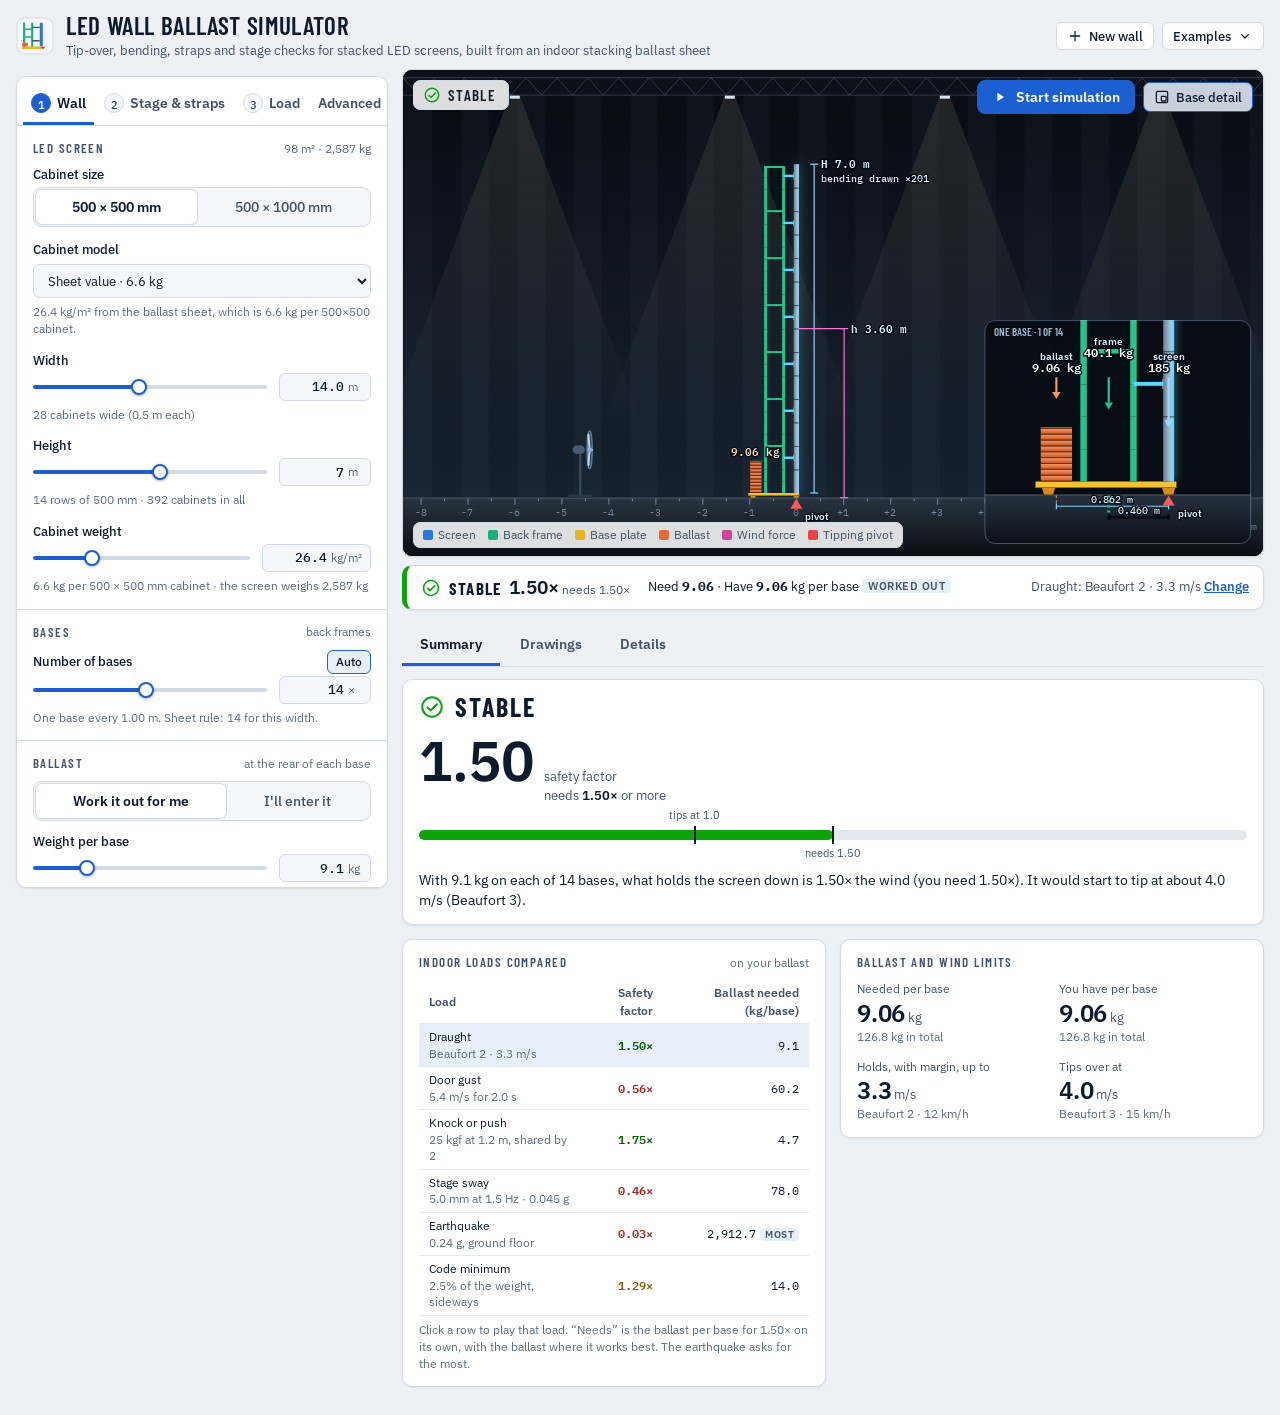
<file: index.html>
<!doctype html>
<html lang="en">
<head>
<meta charset="utf-8">
<meta name="viewport" content="width=device-width, initial-scale=1, viewport-fit=cover">
<style>:root{color-scheme:light;padding-top:env(safe-area-inset-top,0px);padding-bottom:env(safe-area-inset-bottom,0px)}body{margin:0;font:14px system-ui,sans-serif}</style>
<title>LED Wall Ballast Simulator</title>
<meta name="claude:viewport-fit-sides" content="cover">
<meta name="description" content="Tip-over, bending, strap and stage checks for stacked LED screens.">
<link rel="preconnect" href="https://fonts.googleapis.com">
<link rel="preconnect" href="https://fonts.gstatic.com" crossorigin>
<link rel="stylesheet" href="https://fonts.googleapis.com/css2?family=Barlow+Condensed:wght@500;600;700&family=IBM+Plex+Mono:wght@400;500;600&family=IBM+Plex+Sans:wght@400;500;600&display=swap">
<style>
/* Layout concept: a drafting table. Controls rail on the left, one big side-elevation of a base in the middle (the same view as the CAD
   drawing in the sheet), results rail on the right. Palette comes from that drawing: ink-blue paper, aqua frames, yellow base plates. */
:root{
  --bg:#edf0f4; --panel:#ffffff; --panel2:#f4f6f9; --ink:#0e1b2c; --ink2:#42536a; --ink3:#5b6c82;
  --line:#d3dae4; --line2:#e4e9f0; --accent:#1c5fd0; --accent-ink:#ffffff; --accent-wash:rgba(28,95,208,.10);
  --c-screen:#2a78d6; --c-ballast:#eb6834; --c-frame:#1baf7a;
  --good:#0ca30c; --warn:#fab219; --serious:#ec835a; --crit:#d03b3b;
  --good-ink:#006300; --warn-ink:#8a5a00; --crit-ink:#b02222;
  --hud:rgba(255,255,255,.86); --shadow:0 1px 2px rgba(14,27,44,.07);
  --font-display:"Barlow Condensed","Arial Narrow","Roboto Condensed",system-ui,sans-serif;
  --font-body:"IBM Plex Sans",system-ui,-apple-system,"Segoe UI",sans-serif;
  --font-mono:"IBM Plex Mono",ui-monospace,"SF Mono",Menlo,Consolas,monospace;
}
@media (prefers-color-scheme: dark){
  :root:not([data-theme="light"]){
    --bg:#0a121e; --panel:#101b2b; --panel2:#15233a; --ink:#e7eef8; --ink2:#a8b7cb; --ink3:#8496ad;
    --line:#223249; --line2:#1a283d; --accent:#5aa2ff; --accent-ink:#06121f; --accent-wash:rgba(90,162,255,.15);
    --c-screen:#3987e5; --c-ballast:#d95926; --c-frame:#199e70;
    --good-ink:#2cc42c; --warn-ink:#fab219; --crit-ink:#ff8383;
    --hud:rgba(16,27,43,.84); --shadow:0 1px 2px rgba(0,0,0,.35); color-scheme:dark;
  }
}
:root[data-theme="dark"]{
  --bg:#0a121e; --panel:#101b2b; --panel2:#15233a; --ink:#e7eef8; --ink2:#a8b7cb; --ink3:#8496ad;
  --line:#223249; --line2:#1a283d; --accent:#5aa2ff; --accent-ink:#06121f; --accent-wash:rgba(90,162,255,.15);
  --c-screen:#3987e5; --c-ballast:#d95926; --c-frame:#199e70;
  --good-ink:#2cc42c; --warn-ink:#fab219; --crit-ink:#ff8383;
  --hud:rgba(16,27,43,.84); --shadow:0 1px 2px rgba(0,0,0,.35); color-scheme:dark;
}

*{box-sizing:border-box}
html{-webkit-text-size-adjust:100%}
body{background:var(--bg);color:var(--ink);font-family:var(--font-body);font-size:14px;line-height:1.45;
  padding-left:max(16px,env(safe-area-inset-left,0px));padding-right:max(16px,env(safe-area-inset-right,0px));padding-block:12px 28px}
button,input,select{font:inherit;color:inherit}
button{cursor:pointer}
svg.ic{width:16px;height:16px;flex:none;fill:none;stroke:currentColor;stroke-width:1.9;stroke-linecap:round;stroke-linejoin:round}
:focus-visible{outline:2px solid var(--accent);outline-offset:2px}
.num,.mono{font-family:var(--font-mono);font-variant-numeric:tabular-nums}
.app{max-width:1720px;margin:0 auto}

/* ---------- header ---------- */
.top{display:flex;flex-wrap:wrap;align-items:center;justify-content:space-between;gap:10px 24px;padding:2px 0 12px}
.brand{display:flex;align-items:center;gap:12px;min-width:0}
.brand .mark{width:38px;height:38px;flex:none}
.brand h1{margin:0;font:600 25px/1.05 var(--font-display);letter-spacing:.025em;text-transform:uppercase}
.brand p{margin:3px 0 0;color:var(--ink2);font-size:12.5px}

/* ---------- grid ---------- */
.grid{display:grid;gap:14px;grid-template-columns:minmax(0,1fr);align-items:start}
.rail,.main{grid-column:1;min-width:0}
.main{display:grid;gap:14px}
.stickbox{display:grid;gap:8px;min-width:0}
@media (max-width:899px){
  .main{display:contents}                               /* on a phone the picture comes first and stays put while you change the settings below it */
  .stickbox{order:1}
  .rail{order:2}
  .main>:not(.stickbox){order:3}
  .stickbox{position:sticky;top:env(safe-area-inset-top,0px);z-index:6;background:var(--bg);padding-bottom:6px;box-shadow:0 10px 14px -12px rgba(0,0,0,.55)}
  html{scroll-padding-top:310px}
}
@media (max-width:899px) and (max-height:600px){.stickbox{position:static}html{scroll-padding-top:0}}
@media (min-width:900px){
  .grid{grid-template-columns:372px minmax(0,1fr)}
  .rail{grid-row:1}
  .main{grid-column:2;grid-row:1}
  .rail{position:sticky;top:76px;max-height:calc(100vh - 88px);overflow-y:auto;overscroll-behavior:contain}
  .top{position:sticky;top:0;z-index:30;background:var(--bg);margin:-12px 0 0;padding:12px 0 10px}
  html{scroll-padding-top:84px}
}
.more{display:grid;gap:14px;grid-template-columns:minmax(0,1fr)}
@media (min-width:760px){.more{grid-template-columns:minmax(0,1fr) minmax(0,1fr)}}
.more>.sec{border-top:0}

/* ---------- rails & panels ---------- */
.rail,.panel{background:var(--panel);border:1px solid var(--line);border-radius:10px;box-shadow:var(--shadow);min-width:0}
.sec{padding:14px 16px;border-top:1px solid var(--line)}
.sec:first-child{border-top:0}
.sec>h2,.sec>summary{margin:0 0 10px;font:600 13px var(--font-display);letter-spacing:.11em;text-transform:uppercase;color:var(--ink2);display:flex;align-items:center;gap:8px}
.sec>h2 .sub{margin-left:auto;font:400 12px var(--font-body);letter-spacing:0;text-transform:none;color:var(--ink3)}
details.sec>summary{cursor:pointer;list-style:none;margin:0}
details.sec>summary::-webkit-details-marker{display:none}
details.sec>summary::after{content:"";margin-left:auto;width:7px;height:7px;border-right:2px solid var(--ink3);border-bottom:2px solid var(--ink3);transform:rotate(45deg);transition:transform .15s}
details.sec[open]>summary::after{transform:rotate(-135deg)}
details.sec[open]>summary{margin-bottom:12px}
.hint{margin:6px 0 0;color:var(--ink3);font-size:12px;line-height:1.4}
.hint b{color:var(--ink2);font-weight:600}
.hint.warn{color:var(--warn-ink)}
.hint.bad{color:var(--crit-ink)}

/* ---------- controls ---------- */
.ctl{display:block;margin:0 0 14px}
#windIndoor,#windOutdoor{margin-bottom:14px}
.ctl:last-child{margin-bottom:0}
.ctl>label,.ctl>.lab{display:flex;justify-content:space-between;align-items:baseline;font-size:13px;font-weight:500;margin-bottom:2px;gap:8px}
.ctl .lab small,.ctl>label small{font-weight:400;color:var(--ink3);font-size:12px}
.ctl-line{display:grid;grid-template-columns:minmax(0,1fr) auto;align-items:center;gap:12px}
.field{display:inline-flex;align-items:center;gap:4px;height:28px;padding:0 8px;border:1px solid var(--line);background:var(--panel2);border-radius:6px}
.field input{width:56px;border:0;background:transparent;text-align:right;font:500 13px var(--font-mono);padding:0;-moz-appearance:textfield}
.field input::-webkit-outer-spin-button,.field input::-webkit-inner-spin-button{-webkit-appearance:none;margin:0}
.field input:focus-visible{outline:none}
.field:focus-within{border-color:var(--accent);box-shadow:0 0 0 2px var(--accent-wash)}
.field .u{font-size:12px;color:var(--ink3);min-width:14px}
input[type=range]{-webkit-appearance:none;appearance:none;width:100%;height:24px;background:transparent;margin:0;cursor:pointer;--p:50%}
input[type=range]::-webkit-slider-runnable-track{height:4px;border-radius:2px;background:linear-gradient(to right,var(--accent) var(--p),var(--line) var(--p))}
input[type=range]::-moz-range-track{height:4px;border-radius:2px;background:var(--line)}
input[type=range]::-moz-range-progress{height:4px;border-radius:2px;background:var(--accent)}
input[type=range]::-webkit-slider-thumb{-webkit-appearance:none;width:16px;height:16px;border-radius:50%;background:var(--panel);border:2px solid var(--accent);margin-top:-6px;box-shadow:0 1px 3px rgba(0,0,0,.3)}
input[type=range]::-moz-range-thumb{width:12px;height:12px;border-radius:50%;background:var(--panel);border:2px solid var(--accent);box-shadow:0 1px 3px rgba(0,0,0,.3)}
input[type=range]:focus-visible{outline:none}
input[type=range]:focus-visible::-webkit-slider-thumb{outline:2px solid var(--accent);outline-offset:2px}
input[type=range]:disabled{opacity:.45;cursor:not-allowed}
.seg{display:inline-flex;gap:2px;padding:2px;border:1px solid var(--line);background:var(--panel2);border-radius:8px;max-width:100%}
.seg button{flex:1 1 auto;min-height:28px;padding:0 12px;border:0;background:transparent;border-radius:6px;font-size:13px;font-weight:500;color:var(--ink2);white-space:nowrap}
.seg button:hover{color:var(--ink)}
.seg button[aria-checked="true"]{background:var(--panel);color:var(--ink);box-shadow:0 0 0 1px var(--line),var(--shadow);font-weight:600}
.seg.big{display:flex}.seg.big button{min-height:34px;font-size:14px}
.seg.tiny button{min-height:24px;padding:0 8px;font-size:12px}
.row{display:flex;align-items:center;gap:8px;flex-wrap:wrap}
.row.between{justify-content:space-between}
.btn{display:inline-flex;align-items:center;gap:6px;height:28px;padding:0 10px;border:1px solid var(--line);background:var(--panel);border-radius:6px;font-size:12.5px;font-weight:500}
.btn:hover{background:var(--panel2);border-color:var(--ink3)}
.btn[aria-pressed="true"]{background:var(--accent-wash);border-color:var(--accent)}
.btn.sm{height:24px;padding:0 8px;font-size:12px}
.btn.on{background:var(--accent-wash);border-color:var(--accent)}
.switch{display:inline-flex;align-items:center;gap:6px;font-size:12px;color:var(--ink2);cursor:pointer}
.sel-box{margin-top:12px;padding:10px 12px;border:1px solid var(--accent);background:var(--accent-wash);border-radius:8px}
.sel-box .t{display:flex;justify-content:space-between;align-items:center;font-weight:600;font-size:13px;margin-bottom:8px}
.stepper{display:flex;align-items:center;gap:6px}
.stepper .btn{width:30px;justify-content:center;padding:0}
.stepper .field{flex:1}.stepper .field input{width:100%}

/* ---------- main view ---------- */
.view{margin:0;border:1px solid var(--line);border-radius:10px;overflow:hidden;background:#0b111a;box-shadow:var(--shadow)}
.view-wrap{position:relative;height:clamp(300px,54vh,640px)}
@media (max-width:899px){.view-wrap{height:clamp(190px,27vh,270px)}}
.view-wrap canvas{display:block;width:100%;height:100%}
.hud{position:absolute;z-index:2;display:flex;gap:8px}
.hud.tl{left:10px;top:10px;flex-direction:column;align-items:flex-start;max-width:calc(100% - 20px)}
.hud.tr{right:10px;top:10px;align-items:center;flex-wrap:wrap;justify-content:flex-end;max-width:calc(100% - 20px)}
.hud.bl{left:10px;bottom:8px}
.hud .glass,.pill,.live{background:var(--hud);border:1px solid var(--line);backdrop-filter:blur(6px);-webkit-backdrop-filter:blur(6px);color:var(--ink)}
.pill{display:inline-flex;align-items:center;gap:7px;height:30px;padding:0 12px 0 9px;border-radius:7px;font:600 15px var(--font-display);letter-spacing:.09em;text-transform:uppercase}
.pill .ic{width:18px;height:18px}
.pill[data-s="stable"] .ic{color:var(--good)}
.pill[data-s="marginal"] .ic{color:var(--warn)}
.pill[data-s="tipping"] .ic,.pill[data-s="toppled"] .ic{color:var(--crit)}
.live{display:flex;gap:14px;padding:5px 10px;border-radius:7px;margin:0;font-size:12px}
.live div{display:flex;flex-direction:column;gap:0}
.live dt{font-size:10.5px;letter-spacing:.08em;text-transform:uppercase;color:var(--ink3)}
.live dd{margin:0;font:500 12.5px var(--font-mono);font-variant-numeric:tabular-nums;white-space:nowrap}
.icon-btn{display:inline-flex;align-items:center;gap:6px;height:30px;padding:0 10px;border-radius:7px;font-size:12.5px;font-weight:500;background:var(--hud);border:1px solid var(--line);backdrop-filter:blur(6px);-webkit-backdrop-filter:blur(6px);color:var(--ink)}
.icon-btn:hover{border-color:var(--ink3)}
.icon-btn[aria-pressed="true"]{border-color:var(--accent);background:linear-gradient(var(--accent-wash),var(--accent-wash)),var(--hud)}
.icon-btn.attn{border-color:var(--crit);box-shadow:0 0 0 2px var(--crit)}
.hud .seg{background:var(--hud);backdrop-filter:blur(6px);-webkit-backdrop-filter:blur(6px)}
.icon-btn .long{display:none}
@media (min-width:1180px){.icon-btn .long{display:inline}}
.icon-btn.spd{display:none;font:600 12.5px var(--font-mono);min-width:40px;justify-content:center}
@media (max-width:560px){.icon-btn span{display:none}.icon-btn{padding:0 8px}.live{gap:10px}.hud.tl .live div:nth-child(n+3){display:none}#segSpeed{display:none}.icon-btn.spd{display:inline-flex}}
.legend{display:flex;gap:6px 12px;flex-wrap:wrap;padding:4px 9px;border-radius:7px;background:var(--hud);border:1px solid var(--line);backdrop-filter:blur(6px);-webkit-backdrop-filter:blur(6px);font-size:11.5px;color:var(--ink2)}
.legend i{display:inline-block;width:10px;height:10px;border-radius:2px;margin-right:5px;vertical-align:-1px}
.legend .ln{display:inline-block;width:14px;height:0;border-top:2px solid;margin-right:5px;vertical-align:3px}
@media (max-width:640px){.legend{display:none}}

/* ---------- second row (rear view + plan) ---------- */
.rest{display:grid;gap:14px;grid-template-columns:minmax(0,1fr)}
@media (min-width:680px){.rest{grid-template-columns:minmax(0,1.55fr) minmax(0,1fr)}}
.fig{margin:0;border:1px solid var(--line);border-radius:10px;background:var(--panel);overflow:hidden;min-width:0;box-shadow:var(--shadow)}
.fig>figcaption{display:flex;align-items:baseline;gap:8px;padding:10px 14px 8px;font:600 13px var(--font-display);letter-spacing:.11em;text-transform:uppercase;color:var(--ink2)}
.fig>figcaption .sub{margin-left:auto;font:400 12px var(--font-body);letter-spacing:0;text-transform:none;color:var(--ink3);text-align:right}
.fig canvas{display:block;width:100%}
#rear{height:clamp(270px,32vw,360px);touch-action:pan-y;cursor:pointer}
#plan{height:clamp(270px,32vw,360px);touch-action:pan-y;cursor:grab}
#plan.drag{cursor:grabbing}
.fig .foot{padding:8px 14px 11px;display:flex;flex-wrap:wrap;gap:6px 14px;align-items:center;font-size:12px;color:var(--ink2);border-top:1px solid var(--line2)}
.fig .foot i{display:inline-block;width:10px;height:10px;border-radius:2px;margin-right:5px;vertical-align:-1px}
.dirbtns{display:flex;gap:6px;flex-wrap:wrap}
.tablewrap{max-height:190px;overflow:auto;border-top:1px solid var(--line2)}
table.data{width:100%;border-collapse:collapse;font-size:12px}
table.data th,table.data td{padding:4px 10px;text-align:right;border-bottom:1px solid var(--line2);white-space:nowrap}
table.data th:first-child,table.data td:first-child{text-align:left}
table.data thead th{position:sticky;top:0;background:var(--panel);font-weight:600;color:var(--ink2);z-index:1}
table.data td{font-family:var(--font-mono);font-variant-numeric:tabular-nums}
details.tv>summary{cursor:pointer;list-style:none;padding:8px 14px;font-size:12px;color:var(--ink2);border-top:1px solid var(--line2)}
details.tv>summary::-webkit-details-marker{display:none}
details.tv>summary:hover{color:var(--ink)}

/* ---------- results ---------- */
.verdict .vh{display:flex;align-items:center;gap:10px}
.verdict .vh .ic{width:26px;height:26px}
.verdict[data-s="stable"] .vh .ic{color:var(--good)}
.verdict[data-s="marginal"] .vh .ic{color:var(--warn)}
.verdict[data-s="tipping"] .vh .ic{color:var(--crit)}
.verdict .vl{font:700 26px/1 var(--font-display);letter-spacing:.07em;text-transform:uppercase}
.verdict .hero{display:flex;align-items:baseline;gap:10px;margin:12px 0 10px;flex-wrap:wrap}
.verdict .hero .n{font:600 56px/1 var(--font-body);letter-spacing:-.02em}
.verdict .hero .of{color:var(--ink2);font-size:13px}
.verdict .hero .of b{color:var(--ink);font-weight:600}
.meter{position:relative;height:10px;border-radius:5px;background:var(--line2);margin:24px 0 30px}
.meter-fill{position:absolute;left:0;top:0;bottom:0;border-radius:5px;background:var(--good);transition:width .25s,background .25s}
.verdict[data-s="marginal"] .meter-fill{background:var(--warn)}
.verdict[data-s="tipping"] .meter-fill{background:var(--crit)}
.meter .tk{position:absolute;top:-4px;bottom:-4px;width:2px;margin-left:-1px;background:var(--ink)}
.meter .tk span{position:absolute;left:50%;transform:translateX(-50%);font-size:11px;white-space:nowrap;color:var(--ink2)}
.meter .tk.up span{bottom:calc(100% + 2px)}
.meter .tk.dn span{top:calc(100% + 2px)}
.vtext{margin:0;font-size:13.5px;line-height:1.5;color:var(--ink)}
.vtext b{font-weight:600}
.tiles{display:grid;grid-template-columns:1fr 1fr;gap:12px 14px}
.tile{min-width:0}
.tile .k{font-size:12px;color:var(--ink2);margin-bottom:2px}
.tile .v{font:600 24px/1.1 var(--font-body);letter-spacing:-.01em}
.tile .v small{font:400 13px var(--font-body);color:var(--ink2);letter-spacing:0;margin-left:3px}
.tile .s{font-size:12px;color:var(--ink3);margin-top:2px}
.tile.wide{grid-column:1 / -1}
.mom{display:flex;gap:2px;height:20px;margin:6px 0 0}
.mom i{display:block;height:100%;border-radius:3px;min-width:0}
.mom-lab{display:flex;justify-content:space-between;font-size:11.5px;color:var(--ink3);margin-top:3px}
.mom-row{display:grid;grid-template-columns:auto 1fr auto;gap:8px;align-items:center;margin-top:10px;font-size:12.5px}
.mom-row .k{color:var(--ink2)}
.mom-row .v{font:500 12.5px var(--font-mono);font-variant-numeric:tabular-nums}
.track{position:relative}
.keys{display:flex;flex-wrap:wrap;gap:4px 14px;margin:10px 0 0;font-size:12px;color:var(--ink2)}
.keys i{display:inline-block;width:10px;height:10px;border-radius:2px;margin-right:5px;vertical-align:-1px}
.keys .ln{display:inline-block;width:16px;height:0;border-top:2px solid;margin-right:5px;vertical-align:3px}
.eq{font:500 12.5px var(--font-mono);font-variant-numeric:tabular-nums;color:var(--ink);background:var(--panel2);border:1px solid var(--line2);border-radius:7px;padding:8px 10px;margin:10px 0 0;line-height:1.7;overflow-x:auto}
.eq .dim{color:var(--ink3)}
.mapwrap{position:relative}
#map{display:block;width:100%;height:250px;touch-action:pan-y;cursor:crosshair}
.tip{position:absolute;z-index:4;pointer-events:none;min-width:150px;padding:7px 10px;border-radius:7px;background:var(--panel);border:1px solid var(--ink3);box-shadow:0 6px 18px rgba(0,0,0,.28);font-size:12px;line-height:1.5}
.tip b{font-family:var(--font-mono);font-weight:600}
.tip .t{color:var(--ink3);font-size:11px;letter-spacing:.06em;text-transform:uppercase}
.tip .r{display:flex;justify-content:space-between;gap:14px}
.checks{list-style:none;margin:0;padding:0;display:grid;gap:9px}
.checks li{display:grid;grid-template-columns:18px 1fr;gap:8px;font-size:12.5px;line-height:1.45}
.checks .ic{width:16px;height:16px;margin-top:1px}
.checks .ok .ic{color:var(--good)}
.checks .wn .ic{color:var(--warn)}
.checks .bd .ic{color:var(--crit)}
.checks .in .ic{color:var(--ink3)}
.checks b{font-weight:600}
.checks small{color:var(--ink3);font-size:12px}
.sheet{width:100%;border-collapse:collapse;font-size:12px}
.sheet th{text-align:left;font-weight:500;color:var(--ink2);padding:3px 0}
.sheet td{text-align:right;font-family:var(--font-mono);font-variant-numeric:tabular-nums;padding:3px 0}
.sheet td.c{color:var(--ink3);text-align:left;padding-left:8px;width:34px}
.sheet tr.h th{padding-top:9px;font:600 11.5px var(--font-display);letter-spacing:.1em;text-transform:uppercase;color:var(--ink3)}
.foot-note{margin:14px 2px 0;color:var(--ink3);font-size:12px;line-height:1.55;max-width:140ch}
.foot-note b{color:var(--ink2);font-weight:600}
.foot-note code{font-family:var(--font-mono);font-size:11.5px}

/* ---------- select, front view, bend card ---------- */
.sel{display:block;width:100%;height:34px;padding:0 10px;border:1px solid var(--line);background:var(--panel2);color:var(--ink);border-radius:6px;font:inherit;font-size:13px;margin-top:4px}
.sel:focus-visible{outline:2px solid var(--accent);outline-offset:2px}
.fig.wide{grid-column:1 / -1}
.frontwrap{position:relative;background:#0b111a}
#front{display:block;width:100%;height:clamp(310px,44vw,470px);touch-action:pan-y;cursor:grab}
#front.drag{cursor:grabbing}
.hud.tl2{left:10px;top:10px}
.hud.tr2{right:10px;top:10px;flex-direction:column;align-items:flex-end;gap:6px;max-width:calc(100% - 20px)}
.hud.bl2{left:10px;bottom:8px}
@media (max-width:640px){.hud.tl2 .live{gap:10px}.hud.tr2{top:auto;bottom:8px;right:10px;flex-direction:row;flex-wrap:wrap;justify-content:flex-end}.hud.bl2{display:none}}
#bendC{touch-action:pan-y}
@media (prefers-reduced-motion:reduce){*{transition:none!important}}

/* ---------- indoor load picker and comparison table ---------- */
.seg.grid3{display:grid;grid-template-columns:repeat(3,minmax(0,1fr));width:100%}
.seg.grid3 button{padding:0 4px;font-size:12.5px}
table.cmp td,table.cmp th{white-space:normal}
table.cmp tbody tr{cursor:pointer}
table.cmp tbody tr:hover{background:var(--panel2)}
table.cmp tbody tr[aria-selected="true"]{background:var(--accent-wash)}
table.cmp td:first-child{font-family:var(--font-body);font-variant-numeric:normal}
table.cmp td:first-child small{display:block;font-size:11.5px;color:var(--ink3)}
table.cmp td.sf{font-weight:600}
table.cmp td.sf[data-s="stable"]{color:var(--good-ink)}
table.cmp td.sf[data-s="marginal"]{color:var(--warn-ink)}
table.cmp td.sf[data-s="tipping"]{color:var(--crit-ink)}
table.cmp td .gov{display:inline-block;margin-left:4px;padding:0 5px;border-radius:4px;background:var(--accent-wash);color:var(--ink2);font:600 10px var(--font-body);letter-spacing:.04em;text-transform:uppercase}


/* ---------- top bar, tabs, run controls, verdict strip ---------- */
.actions{display:flex;align-items:center;gap:8px;flex-wrap:wrap}
.menu{position:relative}
.menu-pop{position:absolute;right:0;top:calc(100% + 6px);z-index:40;min-width:272px;max-height:70vh;overflow:auto;background:var(--panel);border:1px solid var(--line);border-radius:10px;box-shadow:0 10px 30px rgba(0,0,0,.28);padding:6px}
.menu-pop button{display:block;width:100%;text-align:left;padding:8px 10px;border:0;background:none;border-radius:6px;font-weight:500;font-size:13.5px}
.menu-pop button:hover,.menu-pop button:focus-visible{background:var(--accent-wash)}
.menu-pop button small{display:block;font-weight:400;font-size:12px;color:var(--ink3)}
.menu-h{padding:8px 10px 4px;font:600 11px var(--font-display);letter-spacing:.1em;text-transform:uppercase;color:var(--ink3)}
.btn.pri,.btn-run{background:var(--accent);border-color:var(--accent);color:var(--accent-ink)}
.btn.pri:hover,.btn-run:hover{background:var(--accent);filter:brightness(1.1);border-color:var(--accent)}
.btn-run{display:inline-flex;align-items:center;justify-content:center;gap:8px;height:34px;padding:0 14px;border:1px solid var(--accent);border-radius:8px;font-weight:600;font-size:13.5px;box-shadow:var(--shadow)}
.btn-run .ic{width:16px;height:16px;fill:currentColor;stroke:none}
.btn .ic.chev{width:14px;height:14px}
.runctl{display:flex;align-items:center;gap:8px;flex-wrap:wrap;justify-content:flex-end}
.icon-btn.end{border-color:var(--crit);color:var(--crit-ink)}

.tabs{display:flex;gap:2px;padding:6px 6px 0;border-bottom:1px solid var(--line);overflow-x:auto;scrollbar-width:none}
.tabs::-webkit-scrollbar{display:none}
.tabs [role=tab]{flex:1 1 auto;display:inline-flex;align-items:center;justify-content:center;gap:6px;min-height:42px;padding:0 8px;border:0;border-bottom:3px solid transparent;background:transparent;color:var(--ink2);font:600 13.5px var(--font-body);white-space:nowrap;border-radius:7px 7px 0 0}
.tabs [role=tab]:hover{color:var(--ink);background:var(--panel2)}
.tabs [role=tab][aria-selected="true"]{color:var(--ink);border-bottom-color:var(--accent)}
.tn{display:inline-grid;place-items:center;width:20px;height:20px;border-radius:50%;background:var(--panel2);border:1px solid var(--line);font:600 11px var(--font-mono)}
[aria-selected="true"]>.tn{background:var(--accent);border-color:var(--accent);color:var(--accent-ink)}
.rail>.tabs{position:sticky;top:0;z-index:3;background:var(--panel);border-radius:10px 10px 0 0}
.pane{min-width:0}
.pane:focus{outline:none}
.pane-next{padding:4px 16px 18px;display:flex;justify-content:flex-end;border-top:1px solid var(--line);padding-top:14px}
.pane-next .ic{width:15px;height:15px}
.pane-next .btn-run{flex:1}
.rtabs{display:grid;gap:12px;min-width:0}
.rtabs>.tabs.rt{padding:0;border-bottom:1px solid var(--line)}
.rtabs>.tabs.rt [role=tab]{flex:0 0 auto;padding:0 18px}
.rpane{display:grid;gap:14px;min-width:0}
.rpane>.sec,.detailgrid>.sec{background:var(--panel);border:1px solid var(--line);border-radius:10px;box-shadow:var(--shadow)}
.detailgrid{display:grid;gap:14px;grid-template-columns:minmax(0,1fr)}
@media (min-width:1150px){
  .detailgrid{grid-template-columns:repeat(2,minmax(0,1fr))}
  #rp-summary{grid-template-columns:repeat(2,minmax(0,1fr));align-items:start}
  #rp-summary>.verdict{grid-column:1 / -1}
  #rp-summary>#cmpSec[hidden]+.sec{grid-column:1 / -1}
}
#aboutBox>summary{margin:0}
#aboutBox .foot-note{margin:12px 0 0;max-width:none}

.vstrip{display:flex;flex-wrap:wrap;align-items:center;gap:4px 18px;padding:9px 14px;background:var(--panel);border:1px solid var(--line);border-left:5px solid var(--good);border-radius:10px;box-shadow:var(--shadow);font-size:13px;min-width:0}
.vstrip[data-s="marginal"]{border-left-color:var(--warn)}
.vstrip[data-s="tipping"]{border-left-color:var(--crit)}
.vs-a{display:flex;align-items:center;gap:8px}
.vs-a .ic{width:20px;height:20px}
.vstrip[data-s="stable"] .vs-a .ic{color:var(--good)}
.vstrip[data-s="marginal"] .vs-a .ic{color:var(--warn)}
.vstrip[data-s="tipping"] .vs-a .ic{color:var(--crit)}
.vs-l{font:700 17px var(--font-display);letter-spacing:.07em;text-transform:uppercase}
.vs-sf b{font:600 19px var(--font-body)}
.vs-sf small{color:var(--ink2);font-size:12px}
.vs-b b{font-family:var(--font-mono);font-variant-numeric:tabular-nums}
.vs-c{margin-left:auto;color:var(--ink2)}
.vs-r{flex:1 0 100%;display:flex;align-items:center;gap:8px;margin-top:3px;padding-top:7px;border-top:1px solid var(--line);font-size:13px;min-width:0}
.vs-r .ic{width:18px;height:18px;flex:none}
.vs-r b{font:700 15px var(--font-display);letter-spacing:.07em;text-transform:uppercase}
.vs-r span{color:var(--ink2);min-width:0}
.vs-r[data-s="held"] .ic,.vs-r[data-s="held"] b{color:var(--good-ink)}
.vs-r[data-s="toppled"] .ic,.vs-r[data-s="toppled"] b{color:var(--crit-ink)}
.tag{display:inline-block;padding:0 6px;border-radius:4px;background:var(--accent-wash);color:var(--ink2);font:600 10.5px var(--font-body);letter-spacing:.05em;text-transform:uppercase;vertical-align:1px}
.tag[hidden]{display:none}
.link{border:0;background:none;color:var(--accent);font:inherit;font-weight:600;text-decoration:underline;padding:0;cursor:pointer}
@media (max-width:640px){.vs-c{display:none}.vstrip{padding:7px 10px;gap:2px 12px;font-size:12.5px}.vs-l{font-size:15px}}

.toast{position:fixed;left:50%;bottom:max(18px,env(safe-area-inset-bottom,0px));transform:translateX(-50%);z-index:60;display:flex;align-items:center;gap:10px;padding:8px 8px 8px 16px;background:var(--ink);color:var(--bg);border-radius:10px;box-shadow:0 8px 26px rgba(0,0,0,.35);font-size:13px;max-width:calc(100% - 24px)}
.toast .btn{background:transparent;color:inherit;border-color:rgba(127,127,127,.6)}
.toast .btn:hover{background:rgba(127,127,127,.25)}
.toast-x{border:0;background:none;color:inherit;font-size:20px;line-height:1;padding:0 8px;opacity:.7}
.toast-x:hover{opacity:1}

/* the controls are easier to hit on a phone */
@media (max-width:640px){
  .btn{height:40px}.btn.sm{height:36px}
  .seg button{min-height:38px}.seg.tiny button{min-height:30px}
  .field{height:40px}.field input{font-size:16px;width:64px}
  .sel{height:42px;font-size:16px}
  .tabs [role=tab]{min-height:46px;padding:0 8px;font-size:13px}.tx{display:none}
  .brand p{display:none}
  .actions .btn span{display:inline}
  .hud .icon-btn{height:34px}.btn-run{height:38px}
}
@media (prefers-contrast:more){.tn,.tag{border:1px solid var(--ink)}}


/* ---------- cabinet locks ---------- */
.lockwrap{position:relative;background:#0b111a}
#lockMap{display:block;width:100%;height:clamp(230px,34vw,400px);cursor:crosshair;touch-action:pan-y}
.lockwrap .tip{min-width:190px}
.lockwrap .hud.tr2{top:5px;bottom:auto;right:6px}
.lkpill{margin-top:6px}
.vs-r[data-s="warn"] .ic,.vs-r[data-s="warn"] b{color:var(--warn-ink)}
.vs-r[data-s="none"] .ic,.vs-r[data-s="none"] b{color:var(--ink3)}
.fig .foot i.lkbar,.lkbar{display:inline-block;width:120px;height:10px;border-radius:3px;vertical-align:-1px;margin:0 6px}
.lkkey i{display:inline-block;width:12px;height:12px;border-radius:2px;margin-right:5px;vertical-align:-2px}
.lkkey i.ring{background:transparent;border:2px solid #fff}
.lkkey i.gone{background:#080d14;border:1px solid rgba(208,59,59,.75)}
#lockSec .vtext{margin-bottom:12px}
#lockSec .vtext b{font-weight:600}
td.lk-n{font-family:var(--font-mono)}

[hidden]{display:none!important}
</style>
</head>
<body>
<svg width="0" height="0" style="position:absolute" aria-hidden="true" focusable="false">
  <defs>
    <symbol id="i-check" viewBox="0 0 24 24"><circle cx="12" cy="12" r="9"/><path d="M8 12.5l2.7 2.7L16.5 9.5"/></symbol>
    <symbol id="i-warn" viewBox="0 0 24 24"><path d="M12 4.2l9 15.6H3z"/><path d="M12 10v4.2M12 17.3v.1"/></symbol>
    <symbol id="i-x" viewBox="0 0 24 24"><circle cx="12" cy="12" r="9"/><path d="M9 9l6 6M15 9l-6 6"/></symbol>
    <symbol id="i-info" viewBox="0 0 24 24"><circle cx="12" cy="12" r="9"/><path d="M12 11v5.2M12 7.9v.1"/></symbol>
    <symbol id="i-replay" viewBox="0 0 24 24"><path d="M4.5 12a7.5 7.5 0 1 0 2.4-5.5"/><path d="M4.2 4.2v4.2h4.2"/></symbol>
    <symbol id="i-pause" viewBox="0 0 24 24"><path d="M8.5 6v12M15.5 6v12"/></symbol>
    <symbol id="i-play" viewBox="0 0 24 24"><path d="M8 5.5v13l10-6.5z"/></symbol>
    <symbol id="i-inset" viewBox="0 0 24 24"><rect x="3.5" y="3.5" width="17" height="17" rx="2"/><rect x="11" y="11" width="7" height="7" rx="1"/></symbol>
    <symbol id="i-plus" viewBox="0 0 24 24"><path d="M12 5v14M5 12h14"/></symbol>
    <symbol id="i-stop" viewBox="0 0 24 24"><rect x="6.5" y="6.5" width="11" height="11" rx="1.6"/></symbol>
    <symbol id="i-chev" viewBox="0 0 24 24"><path d="M7 10l5 5 5-5"/></symbol>
    <symbol id="i-arrow" viewBox="0 0 24 24"><path d="M5 12h14M13 6l6 6-6 6"/></symbol>
  </defs>
</svg>

<div class="app">
  <header class="top" id="topbar">
    <div class="brand">
      <svg class="mark" viewBox="0 0 40 40" aria-hidden="true">
        <rect x="1" y="1" width="38" height="38" rx="8" fill="var(--panel2)" stroke="var(--line)"/>
        <rect x="25" y="6" width="3.2" height="25" rx="1" fill="var(--c-screen)"/>
        <path d="M17 7v24M8.5 7v24" stroke="var(--c-frame)" stroke-width="2.2" stroke-linecap="round"/>
        <path d="M8.5 13h8.5M8.5 21h8.5" stroke="var(--c-frame)" stroke-width="1.6"/>
        <path d="M17 11h8M17 25h8" stroke="var(--ink2)" stroke-width="1.4"/>
        <rect x="6" y="31" width="23" height="2.6" rx="1" fill="#e9b422"/>
        <rect x="6.5" y="27" width="6" height="4" rx=".8" fill="var(--c-ballast)"/>
        <path d="M28.5 34l2.6-2.6h-5.2z" fill="var(--crit)"/>
      </svg>
      <div>
        <h1>LED Wall Ballast Simulator</h1>
        <p>Tip-over, bending, straps and stage checks for stacked LED screens, built from an indoor stacking ballast sheet</p>
      </div>
    </div>
    <div class="actions">
      <button class="btn" type="button" id="btnNew" title="Start again with a fresh wall"><svg class="ic"><use href="#i-plus"/></svg><span>New wall</span></button>
      <div class="menu" id="exWrap">
        <button class="btn" type="button" id="btnEx" aria-haspopup="menu" aria-expanded="false" aria-controls="exMenu"><span>Examples</span><svg class="ic"><use href="#i-chev"/></svg></button>
        <div class="menu-pop" id="exMenu" role="menu" aria-label="Example walls" hidden>
          <div class="menu-h">Indoors</div>
          <button type="button" role="menuitem" data-ex="sheet">Sheet wall<small>14 × 7 m, ballast as the sheet says</small></button>
          <button type="button" role="menuitem" data-ex="noballast">No ballast<small>the same wall with nothing on the bases</small></button>
          <button type="button" role="menuitem" data-ex="draft">Strong draught<small>sheet ballast, Beaufort 4</small></button>
          <button type="button" role="menuitem" data-ex="front">Front draught<small>air from the audience side</small></button>
          <button type="button" role="menuitem" data-ex="door">Door gust<small>5.4 m/s for 1.2 s on the sheet wall</small></button>
          <button type="button" role="menuitem" data-ex="knock">Knock<small>a 60 kgf shove at 1.2 m high</small></button>
          <button type="button" role="menuitem" data-ex="weaklock">Weak locks<small>a hard shove pops one cabinet off</small></button>
          <button type="button" role="menuitem" data-ex="wobble">Stage wobble<small>1.2 m stage that sways</small></button>
          <button type="button" role="menuitem" data-ex="resonance">Resonance<small>the stage shakes at the wall's own frequency</small></button>
          <button type="button" role="menuitem" data-ex="quake">Earthquake<small>0.24 g, the sheet wall</small></button>
          <div class="menu-h">Outdoors</div>
          <button type="button" role="menuitem" data-ex="breeze">Outdoor breeze<small>8 m/s with gusts</small></button>
          <button type="button" role="menuitem" data-ex="gale">Outdoor gale<small>14 m/s, 300 kg per base</small></button>
          <button type="button" role="menuitem" data-ex="stage">On a stage<small>1.6 m stage in a breeze</small></button>
          <button type="button" role="menuitem" data-ex="straps">Top straps<small>straps down to the floor behind the stage</small></button>
        </div>
      </div>
    </div>
  </header>

  <main class="grid" id="grid">
    <aside class="rail" id="rail" aria-label="Wall and load settings">
      <div class="tabs" role="tablist" aria-label="Settings" id="setTabs">
        <button type="button" role="tab" id="tab-wall" data-tab="wall" aria-controls="pane-wall" aria-selected="true"><span class="tn">1</span><span class="tl">Wall</span></button>
        <button type="button" role="tab" id="tab-stage" data-tab="stage" aria-controls="pane-stage" aria-selected="false" tabindex="-1"><span class="tn">2</span><span class="tl">Stage<span class="tx"> &amp; straps</span></span></button>
        <button type="button" role="tab" id="tab-load" data-tab="load" aria-controls="pane-load" aria-selected="false" tabindex="-1"><span class="tn">3</span><span class="tl">Load</span></button>
        <button type="button" role="tab" id="tab-adv" data-tab="adv" aria-controls="pane-adv" aria-selected="false" tabindex="-1"><span class="tl">Advanced</span></button>
      </div>
      <div class="pane" id="pane-wall" role="tabpanel" aria-labelledby="tab-wall" tabindex="-1">
      <section class="sec">
        <h2>LED screen <span class="sub" id="screenSub"></span></h2>
        <div class="ctl">
          <div class="lab">Cabinet size</div>
          <div class="seg big" id="segCab" role="radiogroup" aria-label="Cabinet size">
            <button type="button" role="radio" aria-checked="true" data-v="500x500">500 × 500 mm</button>
            <button type="button" role="radio" aria-checked="false" data-v="500x1000">500 × 1000 mm</button>
          </div>
        </div>
        <div class="ctl">
          <label for="cabModel">Cabinet model</label>
          <select id="cabModel" class="sel"></select>
          <p class="hint" id="cabNote"></p>
        </div>
        <div class="ctl">
          <label for="W-n">Width</label>
          <div class="ctl-line"><input type="range" id="W-r" min="1" max="30" step="0.5" aria-label="Width slider"><span class="field"><input type="number" id="W-n" min="1" max="60" step="0.5" inputmode="decimal"><span class="u">m</span></span></div>
          <p class="hint" id="W-h"></p>
        </div>
        <div class="ctl">
          <label for="H-n">Height</label>
          <div class="ctl-line"><input type="range" id="H-r" min="1" max="12" step="0.5" aria-label="Height slider"><span class="field"><input type="number" id="H-n" min="0.5" max="20" step="0.5" inputmode="decimal"><span class="u">m</span></span></div>
          <p class="hint" id="H-h"></p>
        </div>
        <div class="ctl">
          <label for="K-n">Cabinet weight</label>
          <div class="ctl-line"><input type="range" id="K-r" min="8" max="80" step="0.1" aria-label="Cabinet weight slider"><span class="field"><input type="number" id="K-n" min="1" max="200" step="0.1" inputmode="decimal"><span class="u">kg/m²</span></span></div>
          <p class="hint" id="K-h"></p>
        </div>
      </section>
      <section class="sec">
        <h2>Bases <span class="sub">back frames</span></h2>
        <div class="ctl">
          <label for="N-n">Number of bases <button type="button" class="btn sm" id="btnAutoN" aria-pressed="true" title="One base per metre of width, as in the sheet">Auto</button></label>
          <div class="ctl-line"><input type="range" id="N-r" min="1" max="28" step="1" aria-label="Number of bases slider"><span class="field"><input type="number" id="N-n" min="1" max="60" step="1" inputmode="numeric"><span class="u">×</span></span></div>
          <p class="hint" id="N-h"></p>
        </div>
      </section>
      <section class="sec">
        <h2>Ballast <span class="sub">at the rear of each base</span></h2>
        <div class="seg big" id="segBal" role="radiogroup" aria-label="Ballast mode">
          <button type="button" role="radio" aria-checked="true" data-v="auto">Work it out for me</button>
          <button type="button" role="radio" aria-checked="false" data-v="manual">I'll enter it</button>
        </div>
        <div class="ctl" style="margin-top:12px">
          <label for="B-n">Weight per base</label>
          <div class="ctl-line"><input type="range" id="B-r" min="0" max="1000" step="1" aria-label="Ballast per base slider"><span class="field"><input type="number" id="B-n" min="0" max="5000" step="0.5" inputmode="decimal"><span class="u">kg</span></span></div>
          <p class="hint" id="B-h"></p>
          <button type="button" class="btn sm" id="btnUseNeed" hidden>Use what is needed</button>
        </div>
        <div class="ctl">
          <div class="lab">Position on the base <small id="posNote"></small></div>
          <div class="seg" id="segPos" role="radiogroup" aria-label="Ballast position">
            <button type="button" role="radio" aria-checked="true" data-v="auto" title="As in the sheet: rear end for rear wind, middle for front wind">Auto</button>
            <button type="button" role="radio" aria-checked="false" data-v="rear">Rear end</button>
            <button type="button" role="radio" aria-checked="false" data-v="mid">Middle</button>
          </div>
        </div>
        <div class="sel-box" id="selBox" hidden>
          <div class="t"><span id="selName">Base 1</span><button type="button" class="btn sm" id="selClear">Deselect</button></div>
          <div class="stepper">
            <button type="button" class="btn" id="selMinus" aria-label="Remove ballast from this base">−</button>
            <span class="field"><input type="number" id="selVal" min="0" max="5000" step="0.5" inputmode="decimal" aria-label="Ballast on the selected base"><span class="u">kg</span></span>
            <button type="button" class="btn" id="selPlus" aria-label="Add ballast to this base">+</button>
          </div>
          <div class="row" style="margin-top:8px"><button type="button" class="btn sm" id="selAll">Copy to all bases</button><span class="hint" style="margin:0">To edit one base, open Drawings, then Rear view.</span></div>
        </div>
      </section>
      <section class="sec" id="lockCfg">
        <h2>Cabinet locks <span class="sub">what-if</span></h2>
        <div class="seg big" id="segLock" role="radiogroup" aria-label="Check the cabinet locks">
          <button type="button" role="radio" aria-checked="true" data-v="off">Off</button>
          <button type="button" role="radio" aria-checked="false" data-v="on">Check the locks</button>
        </div>
        <p class="hint" id="lockIntro">Finds which cabinet’s lock lets go first. We do not know your lock ratings, so you type them in: it is a what-if, not a prediction.</p>
        <div id="lockBox" hidden>
        <div class="ctl">
          <label for="lockPreset">Lock strengths from <small>a known lock, or type your own</small></label>
          <select id="lockPreset" class="sel"></select>
          <p class="hint" id="lockPresetNote"></p>
        </div>
        <div class="ctl">
          <label for="LF-n">Frame fixing strength <small>holds a cabinet to the back frame</small></label>
          <div class="ctl-line"><input type="range" id="LF-r" min="0" max="1000" step="1" aria-label="Frame fixing strength slider"><span class="field"><input type="number" id="LF-n" min="0" max="20000" step="any" inputmode="decimal"><span class="u">kgf</span></span></div>
          <p class="hint" id="LF-h"></p>
        </div>
        <div class="ctl">
          <label for="LN-n">Fixings per cabinet</label>
          <div class="ctl-line"><input type="range" id="LN-r" min="1" max="8" step="1" aria-label="Fixings per cabinet slider"><span class="field"><input type="number" id="LN-n" min="1" max="16" step="1" inputmode="numeric"><span class="u">×</span></span></div>
        </div>
        <div class="ctl">
          <label for="LL-n">Cabinet lock strength <small>joins neighbouring cabinets</small></label>
          <div class="ctl-line"><input type="range" id="LL-r" min="0" max="1000" step="1" aria-label="Cabinet lock strength slider"><span class="field"><input type="number" id="LL-n" min="0" max="20000" step="any" inputmode="decimal"><span class="u">kgf</span></span></div>
          <p class="hint" id="LL-h"></p>
        </div>
        <div class="ctl">
          <label for="LM-n">Locks per joint <small>between two cabinets</small></label>
          <div class="ctl-line"><input type="range" id="LM-r" min="0" max="8" step="1" aria-label="Locks per joint slider"><span class="field"><input type="number" id="LM-n" min="0" max="16" step="1" inputmode="numeric"><span class="u">×</span></span></div>
        </div>
        <div class="ctl" id="ctlLkPat">
          <label for="lkPattern">How the wind is spread over the cabinets</label>
          <select id="lkPattern" class="sel">
            <option value="en">EN 1991-1-4 zones: more at the ends</option>
            <option value="edge">A plain factor on the top and side edges</option>
            <option value="even">The same on every cabinet</option>
          </select>
          <p class="hint" id="lkPattern-h"></p>
        </div>
        <div class="ctl">
          <label for="LE-n">Extra wind on the edges <small>top and sides, 1 = even</small></label>
          <div class="ctl-line"><input type="range" id="LE-r" min="1" max="3" step="0.05" aria-label="Extra wind on the edges slider"><span class="field"><input type="number" id="LE-n" min="1" max="4" step="0.05" inputmode="decimal"><span class="u">×</span></span></div>
          <p class="hint" id="LE-h"></p>
        </div>
        </div>
      </section>
        <div class="pane-next"><button type="button" class="btn pri" data-goto="stage">Next: Stage and straps <svg class="ic"><use href="#i-arrow"/></svg></button></div>
      </div>
      <div class="pane" id="pane-stage" role="tabpanel" aria-labelledby="tab-stage" tabindex="-1" hidden>
      <section class="sec">
        <h2>Stage <span class="sub" id="stageSub"></span></h2>
        <div class="seg big" id="segStage" role="radiogroup" aria-label="Stage">
          <button type="button" role="radio" aria-checked="true" data-v="off">No stage</button>
          <button type="button" role="radio" aria-checked="false" data-v="on">On a stage</button>
        </div>
        <div id="stageBox" hidden style="margin-top:12px">
          <div class="ctl">
            <label for="STH-n">Stage height</label>
            <div class="ctl-line"><input type="range" id="STH-r" min="0.2" max="2.5" step="0.05" aria-label="Stage height slider"><span class="field"><input type="number" id="STH-n" min="0.1" max="4" step="0.05" inputmode="decimal"><span class="u">m</span></span></div>
            <div class="dirbtns" style="margin-top:8px">
              <button type="button" class="btn sm" data-sth="0.4">0.4</button>
              <button type="button" class="btn sm" data-sth="0.8">0.8</button>
              <button type="button" class="btn sm" data-sth="1.2">1.2</button>
              <button type="button" class="btn sm" data-sth="1.6">1.6</button>
              <button type="button" class="btn sm" data-sth="2">2.0</button>
            </div>
            <p class="hint" id="STH-h"></p>
          </div>
          <div class="ctl">
            <label for="STD-n">Stage depth</label>
            <div class="ctl-line"><input type="range" id="STD-r" min="2" max="12" step="0.5" aria-label="Stage depth slider"><span class="field"><input type="number" id="STD-n" min="1" max="20" step="0.5" inputmode="decimal"><span class="u">m</span></span></div>
            <p class="hint" id="STD-h"></p>
          </div>
          <div class="ctl">
            <label for="STF-n">Screen from the front edge</label>
            <div class="ctl-line"><input type="range" id="STF-r" min="0.3" max="10" step="0.1" aria-label="Distance of the screen from the stage front edge slider"><span class="field"><input type="number" id="STF-n" min="0" max="20" step="0.1" inputmode="decimal"><span class="u">m</span></span></div>
            <p class="hint" id="STF-h"></p>
          </div>
          <div class="ctl">
            <label for="STW-n">Deck and legs weigh</label>
            <div class="ctl-line"><input type="range" id="STW-r" min="10" max="120" step="1" aria-label="Stage weight slider"><span class="field"><input type="number" id="STW-n" min="1" max="400" step="1" inputmode="decimal"><span class="u">kg/m²</span></span></div>
            <p class="hint" id="STW-h"></p>
          </div>
          <div class="ctl">
            <label for="STR-n">Deck is rated for</label>
            <div class="ctl-line"><input type="range" id="STR-r" min="200" max="1500" step="10" aria-label="Deck rating slider"><span class="field"><input type="number" id="STR-n" min="50" max="3000" step="10" inputmode="decimal"><span class="u">kg/m²</span></span></div>
            <p class="hint">Steeldeck is rated 7.5 kN/m², about 750 kg/m². A Stageline SL100 floor is 500 kg/m².</p>
          </div>
        </div>
      </section>
      <section class="sec">
        <h2>Back straps <span class="sub" id="restSub"></span></h2>
        <div class="seg" id="segRest" role="radiogroup" aria-label="Back restraint type">
          <button type="button" role="radio" aria-checked="true" data-v="none">None</button>
          <button type="button" role="radio" aria-checked="false" data-v="strap" title="Ratchet strap">Strap</button>
          <button type="button" role="radio" aria-checked="false" data-v="cable" title="Steel cable with turnbuckle">Cable</button>
          <button type="button" role="radio" aria-checked="false" data-v="truss" title="Rigid rear truss">Truss</button>
        </div>
        <p class="hint" id="restHint"></p>
        <div id="restBox" hidden style="margin-top:12px">
          <div class="ctl">
            <label for="RN-n">How many across the width</label>
            <div class="ctl-line"><input type="range" id="RN-r" min="1" max="28" step="1" aria-label="Number of straps slider"><span class="field"><input type="number" id="RN-n" min="1" max="60" step="1" inputmode="numeric"><span class="u">×</span></span></div>
          </div>
          <div class="ctl">
            <label for="RA-n">Attach height <button type="button" class="btn sm" id="btnRATop">Top</button></label>
            <div class="ctl-line"><input type="range" id="RA-r" min="0.5" max="12" step="0.1" aria-label="Attach height slider"><span class="field"><input type="number" id="RA-n" min="0.3" max="20" step="0.1" inputmode="decimal"><span class="u">m</span></span></div>
          </div>
          <div class="ctl">
            <label for="RD-n">Anchor distance behind <button type="button" class="btn sm" id="btnRD45">45°</button></label>
            <div class="ctl-line"><input type="range" id="RD-r" min="0.5" max="14" step="0.1" aria-label="Anchor distance slider"><span class="field"><input type="number" id="RD-n" min="0.5" max="30" step="0.1" inputmode="decimal"><span class="u">m</span></span></div>
            <p class="hint" id="RD-h"></p>
          </div>
          <div class="ctl" id="ctlTo">
            <div class="lab">Anchored to</div>
            <div class="seg" id="segRTo" role="radiogroup" aria-label="Anchor point">
              <button type="button" role="radio" aria-checked="true" data-v="floor">Floor behind the stage</button>
              <button type="button" role="radio" aria-checked="false" data-v="deck">Stage deck</button>
            </div>
          </div>
          <div class="ctl" id="ctlSide">
            <div class="lab">Pulls against wind from</div>
            <div class="seg" id="segRSide" role="radiogroup" aria-label="Which side the straps work on">
              <button type="button" role="radio" aria-checked="true" data-v="rear">Rear</button>
              <button type="button" role="radio" aria-checked="false" data-v="front">Front</button>
              <button type="button" role="radio" aria-checked="false" data-v="both">Both</button>
            </div>
          </div>
          <div class="ctl">
            <label for="RW-n">Rated load each <small id="RW-v"></small></label>
            <div class="ctl-line"><input type="range" id="RW-r" min="200" max="10000" step="100" aria-label="Rated load slider"><span class="field"><input type="number" id="RW-n" min="50" max="50000" step="100" inputmode="decimal"><span class="u">kg</span></span></div>
            <p class="hint" id="RW-h"></p>
          </div>
          <div class="ctl">
            <label for="RK-n">Anchor weight each <small>0 = fixed anchor</small></label>
            <div class="ctl-line"><input type="range" id="RK-r" min="0" max="1000" step="10" aria-label="Anchor weight slider"><span class="field"><input type="number" id="RK-n" min="0" max="10000" step="10" inputmode="decimal"><span class="u">kg</span></span></div>
            <p class="hint" id="RK-h"></p>
          </div>
        </div>
      </section>
        <div class="pane-next"><button type="button" class="btn pri" data-goto="load">Next: Load <svg class="ic"><use href="#i-arrow"/></svg></button></div>
      </div>
      <div class="pane" id="pane-load" role="tabpanel" aria-labelledby="tab-load" tabindex="-1" hidden>
      <section class="sec">
        <h2>Environment</h2>
        <div class="seg big" id="segMode" role="radiogroup" aria-label="Environment">
          <button type="button" role="radio" aria-checked="true" data-v="indoor">Indoor</button>
          <button type="button" role="radio" aria-checked="false" data-v="outdoor">Outdoor</button>
        </div>
        <p class="hint" id="modeHint"></p>
      </section>
      <section class="sec" id="secLoad">
        <h2 id="loadH">Wind</h2>
        <div id="indoorPick" hidden>
          <div class="seg grid3" id="segCase" role="radiogroup" aria-label="What pushes on the wall indoors">
            <button type="button" role="radio" aria-checked="true" data-v="draught" title="The sheet's allowance for moving air">Draught</button>
            <button type="button" role="radio" aria-checked="false" data-v="door" title="A door opens and air rushes in for a moment">Door gust</button>
            <button type="button" role="radio" aria-checked="false" data-v="knock" title="Someone leans on it, bumps it or pushes a trolley into it">Knock</button>
            <button type="button" role="radio" aria-checked="false" data-v="sway" title="The deck wobbles under dancers or a crowd">Stage sway</button>
            <button type="button" role="radio" aria-checked="false" data-v="quake" title="The ground shakes">Earthquake</button>
            <button type="button" role="radio" aria-checked="false" data-v="notional" title="The sideways load building rules ask for when nothing else is known">Building code</button>
          </div>
          <p class="hint" id="caseHint"></p>
        </div>
        <div id="windIndoor">
          <div class="ctl">
            <label for="SC-r">Beaufort <small id="SC-v"></small></label>
            <div class="ctl-line" style="grid-template-columns:1fr"><input type="range" id="SC-r" min="0" max="10" step="1"></div>
            <p class="hint" id="SC-h"></p>
          </div>
        </div>
        <div id="caseDoor" hidden>
          <div class="ctl">
            <label for="DG-n">Gust speed <small id="DG-v"></small></label>
            <div class="ctl-line"><input type="range" id="DG-r" min="0" max="15" step="0.1" aria-label="Door gust speed slider"><span class="field"><input type="number" id="DG-n" min="0" max="30" step="0.1" inputmode="decimal"><span class="u">m/s</span></span></div>
            <p class="hint" id="DG-h"></p>
          </div>
          <div class="ctl">
            <label for="DD-n">Lasts</label>
            <div class="ctl-line"><input type="range" id="DD-r" min="0.1" max="8" step="0.1" aria-label="Gust duration slider"><span class="field"><input type="number" id="DD-n" min="0.05" max="20" step="0.1" inputmode="decimal"><span class="u">s</span></span></div>
            <p class="hint" id="DD-h"></p>
          </div>
        </div>
        <div id="caseKnock" hidden>
          <div class="ctl">
            <div class="lab">Push comes from</div>
            <div class="seg" id="segKFrom" role="radiogroup" aria-label="Which side the push comes from">
              <button type="button" role="radio" aria-checked="true" data-v="both" title="Check both and report the weaker side">Worst side</button>
              <button type="button" role="radio" aria-checked="false" data-v="front" title="From the audience side: tips the wall backward">Front</button>
              <button type="button" role="radio" aria-checked="false" data-v="rear" title="From behind: tips the wall forward">Rear</button>
            </div>
          </div>
          <div class="ctl">
            <label for="KG-n">Push <small id="KG-v"></small></label>
            <div class="ctl-line"><input type="range" id="KG-r" min="0" max="150" step="1" aria-label="Push force slider"><span class="field"><input type="number" id="KG-n" min="0" max="500" step="1" inputmode="decimal"><span class="u">kgf</span></span></div>
            <div class="dirbtns" style="margin-top:8px">
              <button type="button" class="btn sm" data-kg="20" data-kd="1.5" title="A person leaning on it">Lean 20</button>
              <button type="button" class="btn sm" data-kg="50" data-kd="0.3" title="A hard shove or a stumble">Shove 50</button>
              <button type="button" class="btn sm" data-kg="100" data-kd="0.15" title="A loaded trolley or flight case">Trolley 100</button>
            </div>
            <p class="hint" id="KG-h"></p>
          </div>
          <div class="ctl">
            <label for="KH-n">Height of the push</label>
            <div class="ctl-line"><input type="range" id="KH-r" min="0.3" max="6" step="0.1" aria-label="Height of the push slider"><span class="field"><input type="number" id="KH-n" min="0.1" max="20" step="0.1" inputmode="decimal"><span class="u">m</span></span></div>
          </div>
          <div class="ctl">
            <label for="KD-n">Lasts</label>
            <div class="ctl-line"><input type="range" id="KD-r" min="0.05" max="3" step="0.05" aria-label="Push duration slider"><span class="field"><input type="number" id="KD-n" min="0.05" max="10" step="0.05" inputmode="decimal"><span class="u">s</span></span></div>
          </div>
          <div class="ctl">
            <label for="KS-n">Bases that share it</label>
            <div class="ctl-line"><input type="range" id="KS-r" min="1" max="6" step="1" aria-label="Number of bases sharing the push slider"><span class="field"><input type="number" id="KS-n" min="1" max="60" step="1" inputmode="numeric"><span class="u">×</span></span></div>
            <p class="hint" id="KS-h"></p>
          </div>
        </div>
        <div id="caseSway" hidden>
          <div class="ctl">
            <label for="SA-n">Deck moves by <small id="SA-v"></small></label>
            <div class="ctl-line"><input type="range" id="SA-r" min="0" max="30" step="0.5" aria-label="Sway amplitude slider"><span class="field"><input type="number" id="SA-n" min="0" max="100" step="0.5" inputmode="decimal"><span class="u">mm</span></span></div>
            <div class="dirbtns" style="margin-top:8px">
              <button type="button" class="btn sm" data-sa="2" data-sq="1.5" title="You can only just see it">Slight 2</button>
              <button type="button" class="btn sm" data-sa="5" data-sq="1.5" title="Noticeable wobble underfoot">Wobble 5</button>
              <button type="button" class="btn sm" data-sa="12" data-sq="2" title="A crowd jumping on the deck">Jumping 12</button>
            </div>
          </div>
          <div class="ctl">
            <label for="SQ-n">Back and forth</label>
            <div class="ctl-line"><input type="range" id="SQ-r" min="0.3" max="5" step="0.1" aria-label="Sway frequency slider"><span class="field"><input type="number" id="SQ-n" min="0.1" max="10" step="0.1" inputmode="decimal"><span class="u">Hz</span></span></div>
            <p class="hint" id="SQ-h"></p>
          </div>
          <div class="ctl">
            <label for="SB-n">Up and down too <small>share of g</small></label>
            <div class="ctl-line"><input type="range" id="SB-r" min="0" max="0.5" step="0.01" aria-label="Bounce slider"><span class="field"><input type="number" id="SB-n" min="0" max="0.9" step="0.01" inputmode="decimal"><span class="u">g</span></span></div>
            <p class="hint" id="SA-h"></p>
          </div>
        </div>
        <div id="caseQuake" hidden>
          <div class="ctl">
            <label for="QP-n">Ground acceleration <small id="QP-v"></small></label>
            <div class="ctl-line"><input type="range" id="QP-r" min="0.02" max="0.8" step="0.01" aria-label="Ground acceleration slider"><span class="field"><input type="number" id="QP-n" min="0.01" max="1.5" step="0.01" inputmode="decimal"><span class="u">g</span></span></div>
            <div class="dirbtns" style="margin-top:8px">
              <button type="button" class="btn sm" data-pga="0.16" title="Greek seismic zone I">Zone I 0.16</button>
              <button type="button" class="btn sm" data-pga="0.24" title="Greek seismic zone II">Zone II 0.24</button>
              <button type="button" class="btn sm" data-pga="0.36" title="Greek seismic zone III">Zone III 0.36</button>
            </div>
            <p class="hint" id="QP-h"></p>
          </div>
          <div class="ctl">
            <label for="QF-n">Which floor <small id="QF-v"></small></label>
            <div class="ctl-line"><input type="range" id="QF-r" min="1" max="2.5" step="0.05" aria-label="Building amplification slider"><span class="field"><input type="number" id="QF-n" min="1" max="4" step="0.05" inputmode="decimal"><span class="u">×</span></span></div>
            <div class="dirbtns" style="margin-top:8px">
              <button type="button" class="btn sm" data-qf="1">Ground floor</button>
              <button type="button" class="btn sm" data-qf="1.75">Middle</button>
              <button type="button" class="btn sm" data-qf="2.5">Top floor</button>
            </div>
          </div>
          <div class="ctl">
            <label for="QD-n">Shaking lasts</label>
            <div class="ctl-line"><input type="range" id="QD-r" min="4" max="30" step="1" aria-label="Shaking duration slider"><span class="field"><input type="number" id="QD-n" min="3" max="60" step="1" inputmode="numeric"><span class="u">s</span></span></div>
            <p class="hint" id="QD-h"></p>
          </div>
        </div>
        <div id="caseNotional" hidden>
          <div class="ctl">
            <label for="NP-n">Sideways load <small>share of the weight</small></label>
            <div class="ctl-line"><input type="range" id="NP-r" min="0.5" max="10" step="0.1" aria-label="Notional load slider"><span class="field"><input type="number" id="NP-n" min="0.1" max="30" step="0.1" inputmode="decimal"><span class="u">%</span></span></div>
            <p class="hint" id="NP-h"></p>
          </div>
        </div>
        <div id="windOutdoor" hidden>
          <div class="ctl">
            <label for="BF-n">Beaufort <small id="BF-v"></small></label>
            <div class="ctl-line"><input type="range" id="BF-r" min="0" max="12" step="1" aria-label="Beaufort force slider"><span class="field"><input type="number" id="BF-n" min="0" max="12" step="1" inputmode="numeric"><span class="u">Bft</span></span></div>
            <p class="hint" id="BF-h"></p>
          </div>
          <div class="ctl">
            <label for="V-n">Wind speed <small id="V-v"></small></label>
            <div class="ctl-line"><input type="range" id="V-r" min="0" max="40" step="0.5" aria-label="Wind speed slider"><span class="field"><input type="number" id="V-n" min="0" max="60" step="0.5" inputmode="decimal"><span class="u">m/s</span></span></div>
            <p class="hint" id="V-h"></p>
          </div>
          <div class="ctl">
            <label for="GU-n">Gusts <small>extra speed at the peaks</small> <button type="button" class="btn sm" id="btnAutoGust" aria-pressed="true" title="Use the standard's gust for your terrain and the wall's height">Auto</button></label>
            <div class="ctl-line"><input type="range" id="GU-r" min="0" max="100" step="5" aria-label="Gust strength slider"><span class="field"><input type="number" id="GU-n" min="0" max="100" step="5" inputmode="numeric"><span class="u">%</span></span></div>
            <p class="hint" id="GU-h"></p>
          </div>
          <div class="ctl">
            <label for="shapeSel">Wind shape <small id="SH-v"></small></label>
            <select id="shapeSel" class="sel"></select>
            <p class="hint" id="SH-h"></p>
          </div>
          <div class="ctl">
            <div class="lab">Wind gets stronger with height</div>
            <div class="seg" id="segProf" role="radiogroup" aria-label="Wind gradient">
              <button type="button" role="radio" aria-checked="true" data-v="uniform" title="Same pressure over the whole screen, as in the sheet">Same</button>
              <button type="button" role="radio" aria-checked="false" data-v="open">Open</button>
              <button type="button" role="radio" aria-checked="false" data-v="suburban">Suburb</button>
              <button type="button" role="radio" aria-checked="false" data-v="urban">City</button>
            </div>
            <p class="hint" id="PROF-h"></p>
          </div>
          <div class="ctl">
            <label for="FA-n">Screen faces <small id="FA-v"></small></label>
            <div class="ctl-line"><input type="range" id="FA-r" min="0" max="359" step="1" aria-label="Screen facing direction slider"><span class="field"><input type="number" id="FA-n" min="0" max="359" step="1" inputmode="numeric"><span class="u">°</span></span></div>
          </div>
        </div>
        <div class="ctl" id="ctlDir">
          <label for="DIR-n">Direction <small id="DIR-v"></small></label>
          <div class="ctl-line"><input type="range" id="DIR-r" min="0" max="359" step="1" aria-label="Wind direction slider"><span class="field"><input type="number" id="DIR-n" min="0" max="359" step="1" inputmode="numeric"><span class="u">°</span></span></div>
          <div class="dirbtns" style="margin-top:8px">
            <button type="button" class="btn sm" data-dir="0">From rear</button>
            <button type="button" class="btn sm" data-dir="180">From front</button>
            <button type="button" class="btn sm" data-dir="45">Rear 45°</button>
            <button type="button" class="btn sm" data-dir="90">Side</button>
          </div>
          <p class="hint" id="DIR-h"></p>
        </div>
      </section>
      <section class="sec">
        <h2>Safety margin</h2>
        <div class="ctl">
          <label for="SF-n">Safety margin <small>times stronger than the load</small></label>
          <div class="ctl-line"><input type="range" id="SF-r" min="1" max="2.5" step="0.05" aria-label="Safety factor slider"><span class="field"><input type="number" id="SF-n" min="1" max="3" step="0.05" inputmode="decimal"><span class="u">×</span></span></div>
        </div>
        <div class="dirbtns" style="margin-top:8px">
          <button type="button" class="btn sm" data-sf="1.2">1.2×</button>
          <button type="button" class="btn sm" data-sf="1.5">1.5× usual</button>
          <button type="button" class="btn sm" data-sf="2">2×</button>
        </div>
        <p class="hint">The sheet asks for 1.2 to 1.5. Higher is safer and needs more ballast.</p>
      </section>
        <div class="pane-next"><button type="button" class="btn-run" id="btnStart3"><svg class="ic"><use href="#i-play"/></svg><span>Start simulation</span></button></div>
      </div>
      <div class="pane" id="pane-adv" role="tabpanel" aria-labelledby="tab-adv" tabindex="-1" hidden>
      <section class="sec">
        <h2>Advanced</h2>
        <div class="ctl">
          <label for="EI-n">Frame stiffness EI <small>per base, MN·m²</small></label>
          <div class="ctl-line"><input type="range" id="EI-r" min="0" max="1000" step="1" aria-label="Frame stiffness slider"><span class="field"><input type="number" id="EI-n" min="0.05" max="200" step="0.1" inputmode="decimal"><span class="u">MN·m²</span></span></div>
          <p class="hint" id="EI-h"></p>
        </div>
        <div class="ctl">
          <label for="DL-n">Comfortable top movement <small>height ÷ this</small></label>
          <div class="ctl-line"><input type="range" id="DL-r" min="50" max="400" step="10" aria-label="Deflection limit slider"><span class="field"><input type="number" id="DL-n" min="20" max="1000" step="10" inputmode="numeric"><span class="u">H/</span></span></div>
        </div>
        <div class="ctl">
          <label for="CF-n">Wind shape factor <small>sheet: 1.0</small></label>
          <div class="ctl-line"><input type="range" id="CF-r" min="0.5" max="2" step="0.05" aria-label="Shape factor slider"><span class="field"><input type="number" id="CF-n" min="0.1" max="3" step="0.05" inputmode="decimal"><span class="u">Cf</span></span></div>
        </div>
        <div class="ctl">
          <label for="DP-n">Base depth <small>sheet: 0.922 m</small></label>
          <div class="ctl-line"><input type="range" id="DP-r" min="0.5" max="3" step="0.01" aria-label="Base depth slider"><span class="field"><input type="number" id="DP-n" min="0.3" max="5" step="0.01" inputmode="decimal"><span class="u">m</span></span></div>
          <p class="hint" id="DP-h"></p>
        </div>
        <div class="ctl">
          <label for="MU-n">Floor friction <small>sheet: assumed big enough</small></label>
          <div class="ctl-line"><input type="range" id="MU-r" min="0.1" max="1" step="0.05" aria-label="Friction slider"><span class="field"><input type="number" id="MU-n" min="0.05" max="1.5" step="0.05" inputmode="decimal"><span class="u">µ</span></span></div>
        </div>
        <div class="ctl">
          <label for="ZT-n">Damping <small>of the wall's own vibration</small></label>
          <div class="ctl-line"><input type="range" id="ZT-r" min="0.2" max="5" step="0.1" aria-label="Damping slider"><span class="field"><input type="number" id="ZT-n" min="0.2" max="20" step="0.1" inputmode="decimal"><span class="u">%</span></span></div>
          <p class="hint" id="ZT-h"></p>
        </div>
        <div class="ctl">
          <label for="SR-n">Load sharing between bases <small>for uneven ballast</small></label>
          <div class="ctl-line"><input type="range" id="SR-r" min="0" max="100" step="5" aria-label="Load sharing slider"><span class="field"><input type="number" id="SR-n" min="0" max="100" step="5" inputmode="numeric"><span class="u">%</span></span></div>
          <p class="hint" id="SR-h"></p>
        </div>
        <div class="ctl">
          <label for="LS-n">Lock stiffness <small>against a frame fixing</small></label>
          <div class="ctl-line"><input type="range" id="LS-r" min="0" max="1000" step="1" aria-label="Lock stiffness slider"><span class="field"><input type="number" id="LS-n" min="0.1" max="10" step="0.1" inputmode="decimal"><span class="u">×</span></span></div>
          <p class="hint">Only matters when the load is uneven. 1 means a cabinet lock gives as much as a frame fixing. A stiffer lock hands more of a cabinet’s load to its neighbours.</p>
        </div>
        <div class="ctl">
          <label for="STM-n">Friction wall on deck <small>used on a stage</small></label>
          <div class="ctl-line"><input type="range" id="STM-r" min="0.1" max="1" step="0.05" aria-label="Wall on deck friction slider"><span class="field"><input type="number" id="STM-n" min="0.05" max="1.5" step="0.05" inputmode="decimal"><span class="u">µ</span></span></div>
        </div>
        <div class="ctl">
          <div class="lab">Back frame weight <small>sheet constants</small></div>
          <div class="row" style="gap:10px">
            <label class="switch" for="FR-row"><span class="field"><input type="number" id="FR-row" step="0.05" min="0"><span class="u">kg</span></span> per metre of height, per base</label>
            <label class="switch" for="FR-base"><span class="field"><input type="number" id="FR-base" step="0.05" min="0"><span class="u">kg</span></span> per base</label>
            <label class="switch" for="FR-w"><span class="field"><input type="number" id="FR-w" step="0.1" min="0"><span class="u">kg</span></span> per m of width</label>
          </div>
          <p class="hint">The sheet counts 4 kg per 1 m row. Here it is per metre of height, so 500 mm cabinets do not double the frame.</p>
        </div>
        <button type="button" class="btn" id="btnReset">Reset advanced values</button>
      </section>
      </div>
    </aside>

    <div class="main" id="main">
      <div class="stickbox">
        <figure class="view" id="viewMain">
          <div class="view-wrap" id="sideWrap">
            <canvas id="side" role="img" aria-label="Side view: LED screen, back frame, base plate, ballast, stage, straps and wind arrows, with the tipping pivot"></canvas>
            <div class="hud tl">
              <div class="pill" id="pill" data-s="stable" role="status"><svg class="ic"><use href="#i-check"/></svg><span id="pillText">Stable</span></div>
              <div class="pill lkpill" id="lkPill" data-s="toppled" role="status" hidden><svg class="ic"><use href="#i-x"/></svg><span id="lkPillText">1 cabinet off</span></div>
              <dl class="live" id="live">
                <div><dt id="liveWindK">Wind now</dt><dd id="liveWind">3.3 m/s</dd></div>
                <div><dt id="liveForceK">Force</dt><dd id="liveForce">68 kgf</dd></div>
                <div><dt>Tilt</dt><dd id="liveTilt">0.00°</dd></div>
                <div><dt>Top moves</dt><dd id="liveTop">0 mm</dd></div>
              </dl>
            </div>
            <div class="hud tr">
              <button class="btn-run" type="button" id="btnStart"><svg class="ic"><use href="#i-play"/></svg><span>Start simulation</span></button>
              <div class="runctl" id="runCtl" hidden>
                <button class="icon-btn" type="button" id="btnPause" aria-pressed="false" title="Pause the simulation"><svg class="ic"><use href="#i-pause"/></svg></button>
                <button class="icon-btn" type="button" id="btnReplay" title="Run it again from the start"><svg class="ic"><use href="#i-replay"/></svg><span>Restart</span></button>
                <div class="seg tiny" id="segSpeed" role="radiogroup" aria-label="Simulation speed">
                  <button type="button" role="radio" aria-checked="true" data-v="1">1×</button>
                  <button type="button" role="radio" aria-checked="false" data-v="2">2×</button>
                  <button type="button" role="radio" aria-checked="false" data-v="4">4×</button>
                </div>
                <button class="icon-btn spd" type="button" id="btnSpeed" title="Change the speed" aria-label="Simulation speed">1×</button>
                <button class="icon-btn end" type="button" id="btnEnd" title="End the simulation and stand the wall up"><svg class="ic"><use href="#i-stop"/></svg><span>End<span class="long"> simulation</span></span></button>
              </div>
              <button class="icon-btn" type="button" id="btnInset" aria-pressed="true" title="Show or hide the zoomed base detail"><svg class="ic"><use href="#i-inset"/></svg><span>Base detail</span></button>
            </div>
            <div class="hud bl">
              <div class="legend" aria-hidden="true">
                <span><i style="background:var(--c-screen)"></i>Screen</span>
                <span><i style="background:var(--c-frame)"></i>Back frame</span>
                <span><i style="background:#e9b422"></i>Base plate</span>
                <span><i style="background:var(--c-ballast)"></i>Ballast</span>
                <span><i style="background:#d6409f"></i><em id="legForce" style="font-style:normal">Wind force</em></span>
                <span><i style="background:#ef4444"></i>Tipping pivot</span>
                <span id="legStrap"><i style="background:#ffb020"></i>Strap</span>
                <span id="legStage"><i style="background:#8a97a8"></i>Stage</span>
              </div>
            </div>
          </div>
        </figure>
        <div class="vstrip" id="vstrip" data-s="stable" role="status">
          <div class="vs-a"><svg class="ic" id="vsIcon"><use href="#i-check"/></svg><b class="vs-l" id="vsLabel">Stable</b><span class="vs-sf"><b id="vsSF">1.50×</b><small> needs <span id="vsReq">1.50×</span></small></span></div>
          <div class="vs-b">Need <b id="vsNeed">9.1</b> · Have <b id="vsHave">9.1</b> kg per base <span class="tag" id="vsAuto">auto</span></div>
          <div class="vs-c"><span id="vsLoad">Load</span> <button type="button" class="link" id="vsChange">Change</button></div>
          <div class="vs-r" id="vsRes" data-s="" hidden><svg class="ic" id="vsResIcon"><use href="#i-check"/></svg><b id="vsResK">Held</b><span id="vsResT"></span></div>
          <div class="vs-r" id="vsLk" data-s="" hidden><svg class="ic" id="vsLkIcon"><use href="#i-check"/></svg><b>Locks</b><span id="vsLkT"></span></div>
        </div>
      </div>
      <div class="rtabs">
        <div class="tabs rt" role="tablist" aria-label="Results" id="resTabs">
          <button type="button" role="tab" id="rt-summary" data-tab="summary" aria-controls="rp-summary" aria-selected="true"><span class="tl">Summary</span></button>
          <button type="button" role="tab" id="rt-draw" data-tab="draw" aria-controls="rp-draw" aria-selected="false" tabindex="-1"><span class="tl">Drawings</span></button>
          <button type="button" role="tab" id="rt-detail" data-tab="detail" aria-controls="rp-detail" aria-selected="false" tabindex="-1"><span class="tl">Details</span></button>
        </div>
        <div class="rpane" id="rp-summary" role="tabpanel" aria-labelledby="rt-summary" tabindex="-1">
      <section class="sec verdict" id="verdict" data-s="stable">
        <div class="vh"><svg class="ic" id="vIcon"><use href="#i-check"/></svg><span class="vl" id="vLabel">Stable</span></div>
        <div class="hero"><span class="n" id="vSF">1.50</span><span class="of">safety factor<br>needs <b id="vReq">1.50</b> or more</span></div>
        <div class="meter" id="meter" role="meter" aria-label="Safety factor" aria-valuemin="0" aria-valuemax="3" aria-valuenow="1.5">
          <div class="meter-fill" id="meterFill"></div>
          <div class="tk up" id="tkTip" style="left:33.3%"><span>tips at 1.0</span></div>
          <div class="tk dn" id="tkReq" style="left:50%"><span>needs 1.50</span></div>
        </div>
        <p class="vtext" id="vText" aria-live="polite"></p>
        <p class="vtext" id="shareText" hidden></p>
      </section>
      <section class="sec" id="cmpSec" hidden>
        <h2>Indoor loads compared <span class="sub">on your ballast</span></h2>
        <div class="tablewrap" style="max-height:none;border-top:0"><table class="data cmp" id="cmpTable"><thead><tr><th>Load</th><th>Safety factor</th><th>Ballast needed (kg/base)</th></tr></thead><tbody id="cmpRows"></tbody></table></div>
        <p class="hint" id="cmpHint"></p>
      </section>
      <section class="sec">
        <h2 id="limH">Ballast and wind limits</h2>
        <div class="tiles">
          <div class="tile"><div class="k">Needed per base</div><div class="v" id="tNeedPer">9.06<small>kg</small></div><div class="s" id="tNeedTot"></div></div>
          <div class="tile"><div class="k">You have per base</div><div class="v" id="tYourPer">9.06<small>kg</small></div><div class="s" id="tYourTot"></div></div>
          <div class="tile"><div class="k" id="tAllowK">Holds, with margin, up to</div><div class="v" id="tAllow">3.3<small>m/s</small></div><div class="s" id="tAllowS"></div></div>
          <div class="tile"><div class="k" id="tTipK">Tips over at</div><div class="v" id="tTip">4.0<small>m/s</small></div><div class="s" id="tTipS"></div></div>
        </div>
      </section>
      <section class="sec" id="lockSec" hidden>
        <h2>Cabinet locks <span class="tag">what-if</span></h2>
        <p class="vtext" id="lockText" aria-live="polite"></p>
        <div class="tiles" id="lockTiles">
          <div class="tile"><div class="k" id="lkLoadK">Load on one cabinet</div><div class="v" id="lkLoad">0<small>kgf</small></div><div class="s" id="lkLoadS"></div></div>
          <div class="tile"><div class="k">Busiest frame fixing</div><div class="v" id="lkFix">0<small>kgf</small></div><div class="s" id="lkFixS"></div></div>
          <div class="tile"><div class="k">Busiest cabinet lock</div><div class="v" id="lkLock">0<small>kgf</small></div><div class="s" id="lkLockS"></div></div>
          <div class="tile"><div class="k" id="lkNeedK">Strength you need</div><div class="v" id="lkNeed">0<small>kgf</small></div><div class="s" id="lkNeedS"></div></div>
        </div>
        <details class="tv" id="lockSeq" style="margin:12px -16px -14px"><summary>Failure order</summary>
          <div class="tablewrap"><table class="data"><thead><tr><th>#</th><th>Where</th><th>What lets go</th><th id="lkThAt">At</th><th>Cabinets off</th></tr></thead><tbody id="lockRows"></tbody></table></div>
        </details>
      </section>
        </div>
        <div class="rpane" id="rp-draw" role="tabpanel" aria-labelledby="rt-draw" tabindex="-1" hidden>
          <div class="rest" id="rest">
      <figure class="fig wide">
        <figcaption>Front view <span class="sub" id="frontSub">how the LED face moves in the wind</span></figcaption>
        <div class="frontwrap">
          <canvas id="front" role="img" aria-label="Front view of the LED wall on its stage, drawn in perspective, bending in the wind"></canvas>
          <div class="hud tl2"><dl class="live" id="frontLive"><div><dt>Top moves</dt><dd id="fTop">0 mm</dd></div><div><dt>Ratio</dt><dd id="fRatio">–</dd></div><div><dt>Strap</dt><dd id="fStrap">–</dd></div><div><dt>Seams</dt><dd id="fSeam">–</dd></div></dl></div>
          <div class="hud tr2">
            <div class="seg tiny" id="segCam" role="radiogroup" aria-label="Camera">
              <button type="button" role="radio" aria-checked="false" data-v="front">Front</button>
              <button type="button" role="radio" aria-checked="true" data-v="three">¾ view</button>
              <button type="button" role="radio" aria-checked="false" data-v="side">Side on</button>
            </div>
            <div class="seg tiny" id="segExag" role="radiogroup" aria-label="Bending scale">
              <button type="button" role="radio" aria-checked="true" data-v="auto" title="Make small bending visible">Exaggerated</button>
              <button type="button" role="radio" aria-checked="false" data-v="true" title="Real proportions">True scale</button>
            </div>
          </div>
          <div class="hud bl2"><div class="legend" id="frontLegend" aria-hidden="true"></div></div>
        </div>
      </figure>
      <figure class="fig wide" id="lockFig" hidden>
        <figcaption>Cabinet locks <span class="sub" id="lockSub">how hard each cabinet is held</span></figcaption>
        <div class="frontwrap lockwrap">
          <canvas id="lockMap" role="img" aria-label="Face-on map of the cabinets, coloured by how hard their locks are worked, with the order in which locks let go"></canvas>
          <div class="hud tr2">
            <div class="seg tiny" id="segLkLam" role="radiogroup" aria-label="Which load to show">
              <button type="button" role="radio" aria-checked="true" data-v="1">Your load</button>
              <button type="button" role="radio" aria-checked="false" data-v="sf">With margin</button>
            </div>
          </div>
          <div class="tip" id="lockTip" hidden></div>
        </div>
        <div class="foot" id="lockKeys"></div>
      </figure>
      <figure class="fig">
        <figcaption>Rear view <span class="sub" id="rearSub">seen from behind · click a base</span></figcaption>
        <canvas id="rear" role="img" aria-label="Rear view of the LED wall with its bases, and a bar chart of ballast per base"></canvas>
        <div class="foot" id="rearKeys">
          <span><i style="background:var(--c-ballast)"></i>Ballast per base</span>
          <span><i style="background:var(--warn)"></i>Below required safety factor</span>
          <span><i style="background:var(--crit)"></i>Would lift</span>
        </div>
        <details class="tv"><summary>Table view</summary>
          <div class="tablewrap"><table class="data"><thead><tr><th>Base</th><th>Ballast (kg)</th><th>Safety factor</th><th>Status</th></tr></thead><tbody id="baseRows"></tbody></table></div>
        </details>
      </figure>
      <figure class="fig">
        <figcaption><span id="planCap">Wind direction</span> <span class="sub" id="planSub">drag the arrow</span></figcaption>
        <canvas id="plan" role="img" aria-label="Plan view of the wall, its stage and straps, with a wind direction dial"></canvas>
        <div class="foot"><span id="planInfo"></span></div>
      </figure>
          </div>
        </div>
        <div class="rpane" id="rp-detail" role="tabpanel" aria-labelledby="rt-detail" tabindex="-1" hidden>
          <div class="detailgrid">
      <section class="sec" id="bendSec">
        <h2>How it bends <span class="sub">illustrative stiffness</span></h2>
        <div class="tiles">
          <div class="tile"><div class="k">Top moves</div><div class="v" id="bTop">0<small>mm</small></div><div class="s" id="bTopS"></div></div>
          <div class="tile"><div class="k">Seam opens at the base</div><div class="v" id="bSeam">0<small>mm</small></div><div class="s" id="bSeamS"></div></div>
          <div class="tile" id="bStrapTile"><div class="k">Strap pull each</div><div class="v" id="bStrap">0<small>kN</small></div><div class="s" id="bStrapS"></div></div>
          <div class="tile"><div class="k">Base lifts at the rear</div><div class="v" id="bLift">0<small>mm</small></div><div class="s" id="bLiftS"></div></div>
        </div>
        <canvas id="bendC" role="img" aria-label="Deflection and bending moment along the height of the wall" style="width:100%;height:210px;display:block;margin-top:12px"></canvas>
        <div class="keys" id="bendKeys">
          <span><span class="ln" style="color:var(--c-screen)"></span>Sideways movement</span>
          <span><span class="ln" style="color:var(--c-ballast)"></span>Bending moment</span>
          <span id="bendStrapKey"><i style="background:#ffb020"></i>Strap attach point</span>
        </div>
        <p class="hint" id="bendNote"></p>
      </section>
      <section class="sec" id="vibSec">
        <h2>How it vibrates <span class="sub">first sideways mode</span></h2>
        <div class="tiles">
          <div class="tile"><div class="k">Own frequency</div><div class="v" id="vbF">0<small>Hz</small></div><div class="s" id="vbFS"></div></div>
          <div class="tile"><div class="k">Period</div><div class="v" id="vbT">0<small>s</small></div><div class="s" id="vbTS"></div></div>
          <div class="tile"><div class="k" id="vbAK">Shake amplified</div><div class="v" id="vbA">1<small>×</small></div><div class="s" id="vbAS"></div></div>
          <div class="tile"><div class="k">Gusts, EN 1991-1-4</div><div class="v" id="vbW">1<small>×</small></div><div class="s" id="vbWS"></div></div>
        </div>
        <p class="hint" id="vibNote"></p>
      </section>
      <section class="sec">
        <h2>Moment balance <span class="sub">about the tipping toe, kg·m</span></h2>
        <div class="mom-row"><span class="k" id="momK">Wind × safety factor</span><span></span><span class="v" id="mWind">0</span></div>
        <div class="mom" id="momWind"></div>
        <div class="mom-row"><span class="k">Resisting</span><span></span><span class="v" id="mRest">0</span></div>
        <div class="mom" id="momRest"></div>
        <div class="keys" id="momKeys">
          <span><i style="background:var(--c-screen)"></i>Screen <b class="mono" id="kScreen"></b></span>
          <span><i style="background:var(--c-ballast)"></i>Ballast <b class="mono" id="kBallast"></b></span>
          <span><i style="background:var(--c-frame)"></i>Frame <b class="mono" id="kFrame"></b></span>
          <span id="kStageWrap"><i style="background:#8a97a8"></i>Stage <b class="mono" id="kStage"></b></span>
          <span id="kStrapWrap"><i style="background:#ffb020"></i>Straps <b class="mono" id="kStrap"></b></span>
        </div>
        <p class="eq" id="eq"></p>
      </section>
      <section class="sec">
        <h2>Stability map <span class="sub" id="mapSub">ballast per base against wind</span></h2>
        <div class="mapwrap" id="mapWrap">
          <canvas id="map" role="img" aria-label="Chart of required ballast per base against wind speed, with your setup marked"></canvas>
          <div class="tip" id="mapTip" hidden></div>
        </div>
        <div class="keys" id="mapKeys">
          <span><span class="ln" style="color:var(--good)"></span>Needed for the required safety factor</span>
          <span><span class="ln" style="color:var(--crit)"></span>Tips over</span>
          <span><b class="mono" style="color:var(--ink)">●</b> Your setup</span>
        </div>
        <details class="tv" style="margin:10px -16px -14px"><summary>Table view</summary>
          <div class="tablewrap"><table class="data"><thead><tr><th id="mapTh1">Wind (m/s)</th><th id="mapTh2">Beaufort</th><th>Needed (kg/base)</th><th>Tips below (kg/base)</th></tr></thead><tbody id="mapRows"></tbody></table></div>
        </details>
      </section>
          </div>
          <div class="more" id="more">
      <section class="panel sec">
        <h2>Checks</h2>
        <ul class="checks" id="checks"></ul>
      </section>
      <details class="panel sec" id="sheetBox">
        <summary>The sheet, cell by cell</summary>
        <table class="sheet" id="sheetTable"></table>
        <p class="hint">Same formulas as Sheet1, filled in with the current inputs. Outdoors, on a stage, with straps or for angled wind, the numbers use the peak wind pressure and the governing check.</p>
      </details>
          </div>
      <details class="panel sec" id="aboutBox">
        <summary>How it works, assumptions and sources</summary>
          <p class="foot-note">
            <b>How it works.</b> The wind pushes on the whole screen at half its height plus 0.1 m. The screen, the back frame and the ballast try to hold it down about the toe of the base.
            Following the sheet: <code>wind force × arm × safety factor = screen + frame + ballast moments</code>.
            With wind from the rear the toe is under the screen (screen arm 0, frame arm 0.46 m, ballast arm 0.862 m). With wind from the front the toe is at the rear of the base (screen arm 0.922 m, frame and ballast 0.46 m).
            Wind pressure is ½·1.25·v² (the sheet's table). The sheet's wind scale is the Beaufort scale, and picking a Beaufort force here uses the top of its speed range (force 6 is 13.8 m/s). Angled wind counts by cos θ. Outdoors, gusts raise the design wind to the peak speed, and the animation replays them.
            <b>Indoors, wind is not the real load.</b> Air in a hall hardly moves, so the sheet's wind scale really stands in for sideways loads nobody has measured: a draught, a bump, a wobbling floor. Here you can pick them one by one.
            A <i>door gust</i> is air at your speed for a few seconds. A <i>knock</i> is a push at one height shared by a few bases (the ergonomic limit for a whole-body push is about 23 kgf, and a braced person can reach about 70 kgf; CCOHS).
            <i>Stage sway</i> moves the deck back and forth by a few millimetres, so every mass feels the acceleration (2π·f)²·amplitude. An <i>earthquake</i> shakes the ground; the Greek seismic zones design for 0.16, 0.24 and 0.36 g (Greek National Annex to Eurocode 8), and a rigid object on an upper floor feels up to 2.5 times the ground (EN 1998-1, 4.3.5).
            The <i>code minimum</i> is the sideways load that temporary-works rules such as BS 5975 ask for when nothing else is known: 2.5% of the vertical load, a stand-in for out-of-plumb and rough handling.
            For shaking the force on each mass is its weight times the acceleration, so the ballast itself is shaken too, and the wall can tip either way: the screen side is the weak one, because the screen's weight sits at the front toe. With "Auto" the ballast goes where it helps most: at the rear end for a forward tip, in the middle when the load can come from both sides.
            The safety factor is the ratio of the tipping acceleration (or push, or gust) to yours, as in the sheet. It treats the load as steady, so it is cautious for short loads: the animation also lets the wall rock, and a brief gust or push that lifts the wall can leave it standing. A sudden load on a strapped wall can double the strap's pull, which the static number does not show.
            <b>Straps and stage.</b> A strap, cable or truss is a spring from the screen to an anchor. The wall is also a cantilever that bends, so the strap only pulls as hard as the wall moves it, plus the lift of the base. The program finds the largest wind the wall can take before a strap reaches its rated load or the wall passes its tipping point.
            On a stage it checks two ways of failing and shows the worse: the wall tipping on the deck, and the stage and wall tipping together about the stage edge.
            <b>Assumptions.</b> Straps are hand-tight with no slack: a loose strap lets the wall start to fall before it pulls and then takes a shock load, so keep them tight. Bending stiffness is illustrative (about two 50×50×3 aluminium posts 0.38 m apart per base), set it to your frame in Advanced. Ratchet straps stretch up to 7% at rated load (EN 12195-2), steel cable 0.4%, a truss 0.03%.
            Steeldeck stage decks are rated about 7.5 kN/m². Frame strength, cabinet locks, anchors and ground are not checked. Sliding is an extra check; the sheet assumes enough friction.
            Beaufort 1 in the sheet's table lists 0.14 N/m² for 1.5 m/s, which should be 1.4, so 1.4 is used here.
            Cabinet weights come from Unilumin datasheets (Uslim4 13 kg, Uslim2 7.8 kg, USlim-O3 14.8 kg, USlim-O4 32 to 34 kg) and a distributor listing (UGC 5.6 kg).
            <b>This is a rough reference.</b> As the sheet itself says, it cannot replace a structural simulation or a practical test. Use it to see how a wall reacts and to size a first guess, and have a qualified rigger or engineer approve any real installation.
          </p>
      </details>
        </div>
      </div>
    </div>
  </main>
  <div class="toast" id="toast" role="status" aria-live="polite" hidden><span id="toastMsg"></span><button type="button" class="btn sm" id="toastUndo" hidden>Undo</button><button type="button" class="toast-x" id="toastX" aria-label="Dismiss">×</button></div>
</div>

<script>
/* ===== model.js (v2) : ballast sheet + stage + straps + bending + rocking dynamics =====
   Pure functions, no DOM. Runs in the browser (global LEDModel) and in Node (tests).

   Physics in one paragraph. The wall is a rigid body that can rock about a toe (the sheet's check), and also a cantilever that bends
   (Timoshenko beam fixed at its base). Wind pushes on it. Straps, cables or a rear truss are springs from an attach point to an
   anchor. For every rotation phi about the toe the model solves the load factor lambda at which moments balance, including the
   spring force that the wall's own bending and rotation produce. The largest lambda reached before a strap hits its limit is the
   safety factor. With no strap and no stage this collapses to the sheet's formula exactly. */
(function (root, factory) {
  if (typeof module === 'object' && module.exports) module.exports = factory();
  else root.LEDModel = factory();
})(typeof self !== 'undefined' ? self : this, function () {
  'use strict';

  const G = 9.8;                       // the sheet converts N to kgf with 9.8
  const CAB = { w: 0.5 };              // cabinet width, sheet cell C7 (height is 0.5 or 1.0 m, see cabHeight)
  const SHEET = {
    depth: 0.922, frameArm: 0.46, ballastRear: 0.862, ballastMid: 0.46, screenBottom: 0.1,
    frame: { perRow: 4, perBase: 4.15, perW: 7.9 }   // C10 = 4*rows*bases + 4.15*bases + 7.9*width (rows are 1 m)
  };
  const MAX_BALLAST = 5000;            // kg per base, cap for the auto solver
  const RHO_FACTOR = 0.625;            // q = 0.5 * 1.25 * v^2 (the sheet's pressure table)
  const SF_CAP = 99;

  // Sheet table I4:K14. Scale 1 lists 0.14 N/m2 for 1.5 m/s; 0.625*1.5^2 = 1.4, so 0.14 is a typo.
  const SCALE = [
    { n: 0, v: 0.2, q: 0.025, name: 'Calm' }, { n: 1, v: 1.5, q: 1.4, name: 'Light air' }, { n: 2, v: 3.3, q: 6.8, name: 'Light breeze' },
    { n: 3, v: 5.4, q: 18.2, name: 'Gentle breeze' }, { n: 4, v: 7.9, q: 39, name: 'Moderate breeze' }, { n: 5, v: 10.7, q: 71.6, name: 'Fresh breeze' },
    { n: 6, v: 13.8, q: 119, name: 'Strong breeze' }, { n: 7, v: 17.1, q: 182.8, name: 'Near gale' }, { n: 8, v: 20.7, q: 267.8, name: 'Gale' },
    { n: 9, v: 24.4, q: 372.1, name: 'Strong gale' }, { n: 10, v: 28.4, q: 504.1, name: 'Storm' }
  ];
  const BFT_UPPER = [0.2, 1.5, 3.3, 5.4, 7.9, 10.7, 13.8, 17.1, 20.7, 24.4, 28.4, 32.6];
  const BFT_NAME = ['Calm', 'Light air', 'Light breeze', 'Gentle breeze', 'Moderate breeze', 'Fresh breeze',
    'Strong breeze', 'Near gale', 'Gale', 'Strong gale', 'Storm', 'Violent storm', 'Hurricane force'];
  // Picking a Beaufort force sets the top of its speed range, as the sheet's wind table does (force 12 has no top: 36.9 m/s ends the usual scale).
  const BFT_SPEED = BFT_UPPER.concat([36.9]);
  const bftRange = (n) => ({ lo: n <= 0 ? 0 : Math.round((BFT_UPPER[n - 1] + 0.1) * 10) / 10, hi: n >= 12 ? null : BFT_UPPER[n] });

  // Indoor load cases. 'wind' pushes on the whole screen like moving air, 'force' is a push at one height,
  // 'accel' is the floor or deck moving under the wall (every mass feels an inertia force, up and down too).
  const CASES = ['draught', 'door', 'knock', 'sway', 'quake', 'notional'];
  const CASE_KIND = { draught: 'wind', door: 'wind', knock: 'force', sway: 'accel', quake: 'accel', notional: 'accel' };
  const CASE_NAME = { draught: 'Draught', door: 'Door gust', knock: 'Knock or push', sway: 'Stage sway', quake: 'Earthquake', notional: 'Code minimum' };
  // Design ground acceleration of the three Greek seismic zones (Greek National Annex to Eurocode 8).
  const QUAKE_ZONES = [{ zone: 'I', g: 0.16 }, { zone: 'II', g: 0.24 }, { zone: 'III', g: 0.36 }];

  // Cabinets, by module size. Weight per cabinet and depth are the manufacturer datasheet values (see notes); kg/m2 = kg / area.
  const CABINETS = [
    { id: 'sheet5', size: '500x500', name: 'Sheet value', kg: 6.6, depth: 0.0833, note: '26.4 kg/m² from the ballast sheet, which is 6.6 kg per 500×500 cabinet.' },
    { id: 'uslim2', size: '500x500', name: 'Unilumin Uslim2 indoor', kg: 7.8, depth: 0.0833, note: '7.8 kg per 500×500×83.3 mm die-cast aluminium cabinet (Unilumin datasheet V1.5).' },
    { id: 'ugc', size: '500x500', name: 'Unilumin UGC rental', kg: 5.6, depth: 0.07, note: '5.6 kg per 500×500×70 mm panel (distributor listing).' },
    { id: 'uslimO3', size: '500x500', name: 'Unilumin USlim-O3 outdoor', kg: 14.8, depth: 0.0833, note: '14.8 kg per 500×500×83.3 mm cabinet, IP65 (Unilumin USA sheet).' },
    { id: 'custom5', size: '500x500', name: 'Custom', kg: 6.6, depth: 0.0833, note: 'Set the weight yourself.' },
    { id: 'sheet10', size: '500x1000', name: 'Sheet value', kg: 13.2, depth: 0.0833, note: '26.4 kg/m² from the ballast sheet, which is 13.2 kg per 500×1000 cabinet.' },
    { id: 'uslim4', size: '500x1000', name: 'Unilumin Uslim4 indoor', kg: 13, depth: 0.0833, note: '13 kg per 500×1000×83.3 mm die-cast aluminium cabinet (Unilumin datasheet V1.5).' },
    { id: 'uslimO4', size: '500x1000', name: 'Unilumin USlim-O4 outdoor', kg: 33, depth: 0.086, note: '32 to 34 kg per 500×1000×86 mm cabinet, IP66 front (Unilumin USA sheet).' },
    { id: 'custom10', size: '500x1000', name: 'Custom', kg: 13.2, depth: 0.0833, note: 'Set the weight yourself.' }
  ];
  const cabArea = (size) => (size === '500x1000' ? 0.5 : 0.25);
  const cabHeight = (size) => (size === '500x1000' ? 1.0 : 0.5);
  CABINETS.forEach((c) => { c.kgm2 = c.kg / cabArea(c.size); });
  // Rated elongation at rated load: ratchet strap 7% (EN 12195-2 limit), steel cable with turnbuckle 0.4%, rigid truss member 0.03%.
  const RESTRAINT = {
    strap: { name: 'Ratchet strap', eps: 0.07 },
    cable: { name: 'Steel cable', eps: 0.004 },
    truss: { name: 'Rear truss', eps: 0.0003 }
  };
  const PROFILE_ALPHA = { uniform: 0, open: 0.14, suburban: 0.22, urban: 0.30 };

  const clamp = (x, a, b) => Math.min(b, Math.max(a, x));
  const sum = (a) => { let s = 0; for (let i = 0; i < a.length; i++) s += a[i]; return s; };

  function beaufort(v) { for (let n = 0; n < BFT_UPPER.length; n++) if (v <= BFT_UPPER[n]) return n; return 12; }

  function defaults() {
    return {
      mode: 'indoor',
      W: 14, H: 7, kgm2: 26.4, cabSize: '500x500', cab: 'sheet5', cabDepth: 0.0833, SF: 1.5,
      N: 14, autoN: true,
      ballastAuto: true, ballastPer: 9, ballast: null, ballastPos: 'auto',
      indoorScale: 2, outSpeed: 8, gust: 0.3, facing: 180, windDir: 0, profile: 'uniform',
      indoorCase: 'draught',
      door: { v: 5.4, dur: 2 },                                   // m/s at the screen, seconds
      knock: { kgf: 25, h: 1.2, from: 'both', dur: 0.3, share: 2 }, // kgf, metres above the base, 'front' | 'rear' | 'both', seconds, bases that share it
      sway: { amp: 5, f: 1.5, bounce: 0 },                        // mm, Hz, up-and-down shake as a fraction of g
      quake: { pga: 0.24, floor: 1, dur: 12 },                    // ground acceleration in g, building amplification, seconds
      notional: { pct: 2.5 },                                     // % of the weight, sideways
      Cf: 1.0, shape: 'auto', gustAuto: true, depth: SHEET.depth, mu: 0.5,
      zeta: 0.01,                                                 // damping of the wall's own vibration, as a share of critical
      share: 1,                                                   // how much the wall shares load between bases: 1 = it acts as one piece, 0 = each base stands alone
      // the cabinet locks (a what-if): strengths in kgf per fixing or lock, 0 = not entered; how many per cabinet or joint; how the wind is spread over the cabinets
      locks: { on: false, fixKgf: 0, fixN: 2, lockKgf: 0, lockN: 2, pattern: 'en', edge: 1.5, stiff: 1, preset: 'custom' },
      frame: { perRow: SHEET.frame.perRow, perBase: SHEET.frame.perBase, perW: SHEET.frame.perW },
      EI: 2.9e6, gaRatio: 0.12, defLimit: 150,
      stage: { on: false, h: 1.2, depth: 6, extra: 2, front: 4.6, deckKgm2: 40, rating: 750, muDeck: 0.4, muFloor: 0.5 },
      rest: { type: 'none', n: 0, a: 0, d: 0, to: 'floor', wll: 2000, slack: 0, anchorKg: 0, side: 'rear' }
    };
  }

  function rigPhiCrit(sys) {
    let mx = 0, my = 0; for (const k of sys.comps) { mx += k.m * k.xi; my += k.m * k.eta; }
    return Math.atan2(mx, my);
  }
  function sheetBases(S) { return Math.max(1, Math.ceil(Math.round(S.W / CAB.w) / 2)); }

  /* ---- wind: the numbers the standards use, instead of the sheet's single coefficient ----
     EN 1991-1-4:2005+A1:2010. Table 4.1 gives the roughness of each terrain category, (4.7) the turbulence intensity Iv = 1 / ln(z / z0), and (4.8) the
     peak velocity pressure as (1 + 7 Iv) times the mean, so the peak speed is the square root of that times the mean speed. The three terrain choices of
     the app stand for categories II, III and IV. */
  const TERRAIN = {
    uniform: { cat: 'II', z0: 0.05, zmin: 2, name: 'open country' },
    open: { cat: 'II', z0: 0.05, zmin: 2, name: 'open country' },
    suburban: { cat: 'III', z0: 0.3, zmin: 5, name: 'suburb or village' },
    urban: { cat: 'IV', z0: 1.0, zmin: 10, name: 'city' }
  };
  const terrainOf = (profile) => TERRAIN[profile] || TERRAIN.open;
  const turbInt = (profile, z) => { const t = terrainOf(profile); return 1 / Math.log(Math.max(z, t.zmin) / t.z0); };
  const gustEN = (profile, z) => clamp(Math.sqrt(1 + 7 * turbInt(profile, z)) - 1, 0, 1);
  const wallTop = (S) => (S.stage && S.stage.on ? S.stage.h : 0) + SHEET.screenBottom + S.H;
  // the height the wind is taken at: a free-standing wall at its top (EN 7.4.1, ze = h), a signboard at its middle (Figure 7.21, ze = zg + h/2)
  const zRef = (S) => (S.W / S.H > 1 && (S.stage && S.stage.on ? S.stage.h : 0) + SHEET.screenBottom <= S.H / 4 ? wallTop(S) : wallTop(S) - S.H / 2);
  const gustOf = (S) => (S.gustAuto ? gustEN(S.profile, zRef(S)) : clamp(+S.gust || 0, 0, 1));

  /* EN 1991-1-4 Table 7.9: net pressure coefficients of a solid free-standing wall (no return corners) by zone, for length over height 3, 5 and 10 or more.
     Figure 7.19 measures the zones from the free end that an oblique wind arrives at: A within 0.3 h, B up to 2 h, C up to 4 h, D beyond (a shorter wall just has
     fewer of them). The wall's overall coefficient is the average along its length. For the cabinets the wind can arrive at either end, so each column takes the
     larger of the two. */
  const EN_WALL_ROWS = [{ lh: 3, A: 2.3, B: 1.4, C: 1.2, D: 1.2 }, { lh: 5, A: 2.9, B: 1.8, C: 1.4, D: 1.2 }, { lh: 10, A: 3.4, B: 2.1, C: 1.7, D: 1.2 }];
  function enWallRow(lh) {                                    // between the tabulated lengths by straight lines, outside them the nearest row
    const R = EN_WALL_ROWS;
    if (lh <= R[0].lh) return R[0];
    if (lh >= R[2].lh) return R[2];
    const i = lh < R[1].lh ? 0 : 1, a = R[i], b = R[i + 1], t = (lh - a.lh) / (b.lh - a.lh);
    return { A: a.A + t * (b.A - a.A), B: a.B + t * (b.B - a.B), C: a.C + t * (b.C - a.C), D: a.D + t * (b.D - a.D) };
  }
  const enZone = (d) => (d < 0.3 ? 'A' : d < 2 ? 'B' : d < 4 ? 'C' : 'D');
  function enWall(W, h) {                                     // the coefficient of each cabinet column (wind arriving at the left end), the larger of that and its mirror, and the average
    const cp = enWallRow(W / h), n = Math.max(1, Math.round(W / CAB.w)), cols = [];
    let sum = 0;
    for (let c = 0; c < n; c++) { const v = cp[enZone((c + 0.5) * W / n / h)]; cols.push(v); sum += v; }
    return { cols, env: cols.map((v, c) => Math.max(v, cols[n - 1 - c])), mean: sum / n, row: cp };
  }
  // shape (force) coefficients to choose from; cf null means the standard's own rule by the size of the wall
  const WIND_SHAPES = [
    { id: 'sheet', cf: 1.0, name: 'The sheet', note: 'The ballast sheet uses a coefficient of 1.', src: '' },
    { id: 'roe', cf: 1.57, name: 'Closed LED panel, wind tunnel', note: 'ROE Visual measured 1.57 in a wind tunnel for a fully closed panel.', src: 'https://www.roevisual.com/en/knowledge-and-support/blow-through-led-panel-design-dont-get-fooled' },
    { id: 'en', cf: null, name: 'EN 1991-1-4 by size', note: 'A wall near the ground and longer than it is high: the net coefficients of Table 7.9, averaged over its zones. Anything else is a signboard: 1.8.', src: 'EN 1991-1-4:2005+A1:2010, 7.4' },
    { id: 'ensign', cf: 1.8, name: 'Signboard, EN 1991-1-4', note: 'Force coefficient 1.8 for a signboard (7.4.3).', src: 'EN 1991-1-4:2005+A1:2010, 7.4.3' },
    { id: 'mesh', cf: 0.81, name: 'Mesh panel, wind tunnel', note: 'ROE Visual measured 0.81 for the see-through Vanish V8T.', src: 'https://www.roevisual.com/en/knowledge-and-support/blow-through-led-panel-design-dont-get-fooled' }
  ];
  // EN 7.4: a wall near the ground and longer than it is high is a wall (Table 7.9), anything else a signboard (7.4.3)
  const enRule = (S) => (S.W / S.H > 1 && (S.stage && S.stage.on ? S.stage.h : 0) + SHEET.screenBottom <= S.H / 4 ? 'wall' : 'sign');
  function cfOf(S) {                                          // the force coefficient in use
    const sh = S.shape || 'auto';
    if (sh === 'custom') return S.Cf;
    if (S.mode !== 'outdoor') return 1.0;                      // the presets are for outdoor wind; indoors the sheet's wind scale stays as it is
    const en = () => (enRule(S) === 'wall' ? enWall(S.W, S.H).mean : 1.8);
    if (sh === 'auto') return S.mode === 'outdoor' ? en() : 1.0;
    const p = WIND_SHAPES.find((x) => x.id === sh);
    return !p ? S.Cf : p.cf == null ? en() : p.cf;
  }

  function windInfo(S) {
    let vMean, qMean, pk = 1, gust = 0;
    if (S.mode === 'indoor' && S.indoorCase === 'door') {
      vMean = S.door.v; qMean = RHO_FACTOR * vMean * vMean;
    } else if (S.mode === 'indoor') {
      const row = SCALE[clamp(Math.round(S.indoorScale), 0, SCALE.length - 1)];
      vMean = row.v; qMean = row.q;
    } else {
      vMean = S.outSpeed; qMean = RHO_FACTOR * vMean * vMean; gust = gustOf(S); pk = 1 + gust;
    }
    return { vMean, qMean, pk, gust, cf: cfOf(S), vPeak: vMean * pk, qPeak: qMean * pk * pk };
  }

  /* ---- how the wall vibrates ----
     The wall is a cantilever from its base (the same beam as the bending). Its first sideways mode comes from Rayleigh's quotient on the shape it takes
     under its own weight acting sideways, with the bending and shear flexibility of the beam. With the mode shape phi (1 at the top), the participation
     Gamma = sum(m phi) / sum(m phi^2), A = sum(m h) (the overturning moment of the rigid wall per unit of acceleration) and B = sum(m phi h): a floor that
     accelerates the wall by a(t) makes the mode move, q'' + 2 zeta w q' + w^2 q = Gamma a(t), and the moment on the base is A a(t) - B q''. For a steady
     shake at the ratio r = f / f1 that is amplified by |1 + (B Gamma / A) r^2 / (1 - r^2 + 2 i zeta r)|. */
  const TWO_PI = Math.PI * 2;
  function modalOf(EIw, GAw, mass, L) {
    const n = 48, dzm = L / n, mj = mass / n;
    const fl = (z, a) => (z <= a ? z * z * (3 * a - z) / (6 * EIw) : a * a * (3 * z - a) / (6 * EIw)) + Math.min(z, a) / GAw;
    const zj = Array.from({ length: n }, (_, j) => (j + 0.5) * dzm);
    const defAt = (z) => { let d = 0; for (let j = 0; j < n; j++) d += mj * fl(z, zj[j]); return d; };
    const dj = zj.map(defAt), top = defAt(L);
    let num = 0, den = 0, sPhi = 0, sPhi2 = 0, A0 = 0, B0 = 0;
    for (let j = 0; j < n; j++) {
      const ph = dj[j] / top;
      num += mj * dj[j]; den += mj * dj[j] * dj[j];
      sPhi += mj * ph; sPhi2 += mj * ph * ph; A0 += mj * zj[j]; B0 += mj * ph * zj[j];
    }
    const w = Math.sqrt(num / den);
    return { w, f1: w / TWO_PI, T1: TWO_PI / w, Gamma: sPhi / sPhi2, mass, L, A0, B0, Sphi: sPhi, phiAt: (z) => defAt(z) / top };
  }
  const modalSys = (mod, hs) => { const A = mod.A0 + hs * mod.mass, B = mod.B0 + hs * mod.Sphi; return { A, B, k: B * mod.Gamma / A }; };     // hs: the pivot is that much lower than the base
  function dafHarm(r, zeta, k) {
    const dr = 1 - r * r, di = 2 * zeta * r, m2 = dr * dr + di * di;
    return m2 < 1e-12 ? Infinity : Math.hypot(1 + k * r * r * dr / m2, k * r * r * di / m2);
  }
  // the same amplification for the earthquake record: the first mode is run through it and the largest base moment compared with the rigid wall's
  const dafCache = {};
  function quakeDaf(mod, ms, zeta, dur) {
    const key = [mod.w.toFixed(3), mod.Gamma.toFixed(4), ms.A.toFixed(1), ms.B.toFixed(1), zeta, dur].join('|');
    if (dafCache[key] !== undefined) return dafCache[key];
    const rec = makeRecord(1, dur).acc, dt0 = REC_DT / 4;
    if (mod.w * dt0 > 8) return (dafCache[key] = 1);                                       // stiff enough to follow the floor
    const ns = Math.max(1, Math.ceil(mod.w * dt0 / 0.25)), dt = dt0 / ns, steps = Math.ceil((dur + 1) / dt);
    let q = 0, qd = 0, mx = 0, mr = 0;
    for (let i = 0; i < steps; i++) {
      const a = recAt(rec, i * dt), qdd = mod.Gamma * a - 2 * zeta * mod.w * qd - mod.w * mod.w * q, Mo = ms.A * a - ms.B * qdd;
      mx = Math.max(mx, Math.abs(Mo)); mr = Math.max(mr, Math.abs(ms.A * a));
      qd += qdd * dt; q += qd * dt;
    }
    return (dafCache[key] = mr > 0 ? mx / mr : 1);
  }
  /* EN 1991-1-4 6.3.1 and Annex B: the structural factor cs cd, which says how much the wall's size takes off the gust load and how much its own vibration
     adds. (B.3) background, (B.2) spectrum, (B.6) resonance, (B.4)-(B.5) peak factor, F.5 damping with the aerodynamic part (F.16). */
  function windCscd(S, mod, wind, mass) {
    const t = terrainOf(S.profile), zs = Math.max(wallTop(S) - S.H / 2, t.zmin), Iv = turbInt(S.profile, zs);      // Figure 6.1 c): a board's reference height is the middle of the board
    const Lz = 300 * Math.pow(zs / 200, 0.67 + 0.05 * Math.log(t.z0)), b = S.W, h = S.H;
    const B2 = 1 / (1 + 0.9 * Math.pow((b + h) / Lz, 0.63));
    const alpha = PROFILE_ALPHA[S.profile] || 0, vm = Math.max(0.5, wind.vMean * (alpha ? Math.pow(zs / 10, alpha) : 1));
    const n1 = mod.f1, fL = n1 * Lz / vm, SL = 6.8 * fL / Math.pow(1 + 10.2 * fL, 5 / 3);
    const adm = (eta) => (eta > 1e-9 ? 1 / eta - (1 - Math.exp(-2 * eta)) / (2 * eta * eta) : 1);
    const Rh = adm(4.6 * h / Lz * fL), Rb = adm(4.6 * b / Lz * fL);
    const delta = TWO_PI * S.zeta + wind.cf * 1.25 * vm / (2 * n1 * (mass / (b * h)));
    const R2 = Math.PI * Math.PI / (2 * delta) * SL * Rh * Rb;
    const nu = Math.max(n1 * Math.sqrt(R2 / (B2 + R2)), 0.08), x = Math.sqrt(2 * Math.log(nu * 600));
    const kp = Math.max(x + 0.6 / x, 3);
    return { cscd: (1 + 2 * kp * Iv * Math.sqrt(B2 + R2)) / (1 + 7 * Iv), B2, R2, kp, Iv, delta, zs, Lz };
  }

  /* ---------- rigid-body scan ----------
     sys = { comps:[{m,xi,eta,Ig}], F (N), hc (m), xiw (m), strap|null }
     Returns the load factor lambda at which the moments balance for each rotation phi, and the best one. */
  function momentsAt(sys, phi) {
    // sys.acc: the floor accelerates sideways by acc, so every mass m gets a force m*acc at its own height; sys.gs scales the weights
    // (a floor dropping away makes the wall lighter, one pushing up makes it heavier).
    const c = Math.cos(phi), s = Math.sin(phi), gs = sys.gs === undefined ? 1 : sys.gs;
    let Mr = 0, Ti = 0;
    for (const k of sys.comps) { Mr += k.m * G * (k.xi * c - k.eta * s); Ti += k.m * (k.dyn === undefined ? 1 : k.dyn) * (k.eta * c + k.xi * s); }       // k.dyn: the first mode amplifies this mass's inertia
    return { c, s, Mr: Mr * gs, M1: sys.acc ? sys.acc * Ti : sys.F * c * (sys.hc * c + sys.xiw * s) };
  }
  function strapGamma(st, c, s) {            // moment arm of the horizontal strap force about the toe (vertical component included)
    return (st.aPiv * c + st.xiAtt * s) + st.sgnV * st.tanb * (st.xiAtt * c - st.aPiv * s);
  }
  function lamAt(sys, phi) {
    const { c, s, Mr, M1 } = momentsAt(sys, phi), st = sys.strap;
    if (!st) return { lam: M1 > 1e-12 ? Mr / M1 : Infinity, Ph: 0, over: false, Mr, M1, Gam: 0 };
    const Gam = strapGamma(st, c, s);
    const den = M1 - st.c0 * st.dp1 * Gam;
    const lamFree = M1 > 1e-12 ? Mr / M1 : Infinity;                     // strap slack
    let lam, Ph = 0;
    if (lamFree * st.dp1 + phi * st.aPiv - st.gp <= 0) lam = lamFree;
    else if (den > 1e-9 * Math.max(1, M1)) {
      lam = (Mr + st.c0 * (phi * st.aPiv - st.gp) * Gam) / den;
      Ph = st.c0 * (lam * st.dp1 + phi * st.aPiv - st.gp);
    } else { lam = Infinity; Ph = Infinity; }
    return { lam, Ph, over: Ph > st.PhCap, Mr, M1, Gam };                // over: the strap would be past its rated load
  }
  function scanSys(sys, targets) {
    const out = { lamMax: 0, phiAtMax: 0, lam0: 0, capped: false, eq: {} };
    const st = sys.strap, n = st ? 260 : 0, phiMax = 0.2;                    // a wall leaning more than about 11 degrees has failed in practice
    const want = (targets || []).map((t) => ({ t, phi: null, Ph: 0 }));
    let prev = null, dipped = false;
    for (let i = 0; i <= n; i++) {
      const phi = phiMax * (i / Math.max(n, 1)) * (i / Math.max(n, 1));
      const r = lamAt(sys, phi);
      if (r.over) {
        // The strap reaches its rated load on the way from the last good state to this one. A strap that gets there has failed,
        // so the safety factor is the load at that point, not what the base could take with the strap still pulling.
        let phiStar = 0, lamStar;
        if (!prev) lamStar = Math.max(0, (st.PhCap / st.c0 + st.gp) / Math.max(st.dp1, 1e-300));
        else {
          let lo = prev.phi, hi = phi;
          for (let k = 0; k < 40; k++) { const mid = (lo + hi) / 2; if (lamAt(sys, mid).over) hi = mid; else lo = mid; }
          phiStar = lo; lamStar = lamAt(sys, lo).lam;
        }
        if (i === 0) out.lam0 = lamStar;
        if (lamStar > out.lamMax && !dipped) { out.lamMax = lamStar; out.phiAtMax = phiStar; }
        out.capped = true;
        break;
      }
      if (i === 0) out.lam0 = r.lam;
      // Follow the load path. If it dips (a slack strap lets the wall rotate before it pulls) the wall falls through the dip and the
      // strap then takes a shock load, so nothing beyond the first peak counts. Dips under 3% are treated as flat.
      if (st && r.lam < out.lamMax * 0.97) dipped = true;
      if (r.lam > out.lamMax) {
        if (dipped) break;
        out.lamMax = r.lam; out.phiAtMax = phi;
      }
      for (const w of want) {
        if (w.phi !== null) continue;
        if (i === 0 && r.lam >= w.t) { w.phi = 0; w.Ph = st ? st.c0 * Math.max(0, w.t * st.dp1 - st.gp) : 0; }
        else if (prev && r.lam >= w.t && prev.lam < w.t) {
          const f = (w.t - prev.lam) / (r.lam - prev.lam); w.phi = prev.phi + f * (phi - prev.phi);
          w.Ph = st ? Math.min(st.PhCap, st.c0 * Math.max(0, w.t * st.dp1 + w.phi * st.aPiv - st.gp)) : 0;
        }
      }
      prev = { phi, lam: r.lam };
      if (!st) break;                                                    // weights only: the best load factor is at phi = 0
    }
    for (const w of want) out.eq[w.t] = w.phi === null ? null : { phi: w.phi, Ph: w.Ph };
    return out;
  }

  /* Everything the UI needs, from the raw inputs. `ld` is an indoor load other than wind (see loadFor); null means the sheet's wind. */
  function deriveOne(S, ld) {
    const cabH = cabHeight(S.cabSize);
    const cols = Math.round(S.W / CAB.w), rows = Math.max(1, Math.round(S.H / cabH));
    const A = S.W * S.H, N = Math.max(1, Math.round(S.N));
    const fr = S.frame;
    const Ws = A * S.kgm2;
    const Wf = fr.perRow * S.H * N + fr.perBase * N + fr.perW * S.W;

    const wind = windInfo(S);
    const th = S.windDir * Math.PI / 180, cosT = ld ? (ld.dir === 'front' ? -1 : 1) : Math.cos(th), cn = ld ? 1 : Math.abs(cosT);
    const dir = cosT >= 0 ? 'rear' : 'front';
    wind.cn = cn; wind.dir = dir; wind.sinT = ld ? 0 : Math.sin(th);
    const accel = !!(ld && ld.kind === 'accel'), pushed = !!(ld && ld.kind === 'force');
    wind.bft = beaufort(wind.vPeak); wind.bftName = BFT_NAME[wind.bft]; wind.bftMean = beaufort(wind.vMean);

    const stg = S.stage && S.stage.on ? S.stage : null;
    const hs = stg ? stg.h : 0;
    const y0 = SHEET.screenBottom;
    const L = y0 + S.H;

    // --- how it vibrates: the first mode, and what it does to shaking and to gusts
    const zeta = clamp(+S.zeta || 0.01, 0.001, 0.2), massW = Ws + Wf, mod = modalOf(N * S.EI, S.gaRatio * N * S.EI, massW, L);
    const msW = modalSys(mod, 0), msS = modalSys(mod, hs);
    let dynM = { W: 1, S: 1 }, dyn = { kind: 'none', W: 1, S: 1, f1: mod.f1, zeta };
    if (accel && ld.cs === 'sway') {                                  // a steady shake: how close it is to the wall's own frequency
      const r = Math.max(0.05, S.sway.f) / mod.f1;
      dynM = { W: Math.max(1, dafHarm(r, zeta, msW.k)), S: Math.max(1, dafHarm(r, zeta, msS.k)) }; dyn = { kind: 'sway', r, W: dynM.W, S: dynM.S, f1: mod.f1, zeta };
    } else if (accel && ld.cs === 'quake') {                          // the record, run through the first mode
      dynM = { W: Math.max(1, quakeDaf(mod, msW, zeta, S.quake.dur)), S: Math.max(1, quakeDaf(mod, msS, zeta, S.quake.dur)) }; dyn = { kind: 'quake', W: dynM.W, S: dynM.S, f1: mod.f1, zeta };
    }
    let dynW = 1, wcs = null;
    if (!ld && S.mode === 'outdoor') { wcs = windCscd(S, mod, wind, massW); dynW = Math.max(1, wcs.cscd); }      // never below 1: the size effect is not counted as a relief
    wind.dyn = dynW; wind.cfTot = wind.cf * dynW;

    // --- base geometry (wall on its deck)
    const dd = S.depth - SHEET.depth;
    const pos = S.ballastPos === 'auto' ? ((ld && ld.pos) || (dir === 'rear' ? 'rear' : 'mid')) : S.ballastPos;   // the sheet puts the ballast mid-base for front wind
    const Lrear = pos === 'rear' ? S.depth - (SHEET.depth - SHEET.ballastRear) : SHEET.ballastMid + dd / 2;
    const Lfront = pos === 'rear' ? SHEET.depth - SHEET.ballastRear : SHEET.ballastMid + dd / 2;
    const aF = dir === 'rear' ? SHEET.frameArm : SHEET.frameArm + dd;
    const aS = dir === 'rear' ? 0 : S.depth;
    const aB = dir === 'rear' ? Lrear : Lfront;
    const ballastX = dir === 'rear' ? Lrear : S.depth - Lfront;
    const hW = S.H / 2 + y0;

    // --- wind load over the height (uniform like the sheet, or a power-law gradient outdoors)
    const alpha = S.mode === 'outdoor' ? (PROFILE_ALPHA[S.profile] || 0) : 0;
    const psi = (zAbs) => (alpha ? Math.pow(Math.max(zAbs, 3) / 10, 2 * alpha) : 1);
    const NS = 24, dz = S.H / NS, zs = new Array(NS), line = new Array(NS);
    let F = 0, M1 = 0;
    const pBase = accel ? ld.acc * dynM.W * (Ws + Wf) / A : wind.qPeak * cn * wind.cfTot;      // N/m2; for shaking, the inertia of the screen and frame spread over the face
    for (let j = 0; j < NS; j++) {
      const z = y0 + (j + 0.5) * dz, p = pBase * psi(hs + z);
      zs[j] = z; line[j] = p * S.W; F += p * S.W * dz; M1 += p * S.W * dz * z;
    }
    let hc = F > 0 ? M1 / F : hW;
    if (!alpha) { F = A * pBase; hc = hW; }
    if (pushed) {            // a push at one height; the bases that share it stand in for the whole wall, so scale the push up to the wall
      const Feq = ld.P * N / Math.min(N, Math.max(1, Math.round(ld.share || 1)));
      const hk = clamp(ld.h, y0 + 0.05, L), jh = clamp(Math.floor((hk - y0) / dz), 0, NS - 1);
      for (let j = 0; j < NS; j++) line[j] = 0;
      zs[jh] = hk; line[jh] = Feq / dz; F = Feq; hc = hk;
    }
    const Fkgf = F / G, FkgfMean = F / G * (wind.qMean / (wind.qPeak || 1));
    const Mw = Fkgf * hc;                                   // kg*m about the toe, peak, unfactored

    // --- bending beam (Timoshenko cantilever, whole wall in parallel)
    const EIw = N * S.EI, GAw = S.gaRatio * EIw;
    const fl = (z, a) => (z <= a ? z * z * (3 * a - z) / (6 * EIw) : a * a * (3 * z - a) / (6 * EIw)) + Math.min(z, a) / GAw;
    const dpAt = (z) => { let d = 0; for (let j = 0; j < NS; j++) d += line[j] * dz * fl(z, zs[j]); return d; };
    const K = 48, nodeZ = new Array(K + 1), dp1 = new Array(K + 1), Mp = new Array(K + 1);
    for (let k = 0; k <= K; k++) {
      const z = L * k / K; nodeZ[k] = z; dp1[k] = dpAt(z);
      let m = 0; for (let j = 0; j < NS; j++) if (zs[j] > z) m += line[j] * dz * (zs[j] - z);
      Mp[k] = m;
    }

    const phiNodes = nodeZ.map((z) => mod.phiAt(z));                  // the first mode's shape at the same nodes

    // --- restraint (strap, cable or rear truss)
    const R = S.rest;
    let sb = null;
    if (R.type !== 'none') {
      const n = R.n > 0 ? Math.round(R.n) : Math.max(1, Math.ceil(S.W / 2));
      const a = clamp(R.a > 0 ? R.a : L, 0.3, L);
      const zA = (R.to === 'floor' && stg) ? hs : 0;
      const d = Math.max(0.5, R.d > 0 ? R.d : (a + zA));
      const Ls = Math.hypot(d, a + zA), cb = d / Ls, sbeta = (a + zA) / Ls;
      const kS = R.wll * G / (RESTRAINT[R.type].eps * Ls);
      const kh = n * kS * cb * cb, Gaa = fl(a, a), c0 = kh / (1 + kh * Gaa);
      const muA = R.to === 'deck' && stg ? stg.muDeck : (stg ? stg.muFloor : S.mu);
      let Tcap = R.wll * G, anchorLim = Infinity;
      if (R.anchorKg > 0) {
        const up = R.anchorKg * G / Math.max(sbeta, 1e-6), sl = muA * R.anchorKg * G / (cb + muA * sbeta);
        anchorLim = Math.min(up, sl); Tcap = Math.min(Tcap, anchorLim);
      }
      sb = { type: R.type, n, a, zA, d, Ls, cb, sb: sbeta, tanb: sbeta / cb, kS, kh, Gaa, c0, dp1a: dpAt(a), gp: 0,
        WLL: R.wll * G, Tcap, anchorLim, PhCap: n * Tcap * cb, to: R.to, side: R.side };
    }
    const restoringSide = dir === 'rear' ? 'rear' : 'front';
    function strapFor(kind, screenXi) {
      if (!sb) return null;
      const compression = sb.type === 'truss' && dir === 'front';
      const active = sb.type === 'truss' ? true : (sb.side === 'both' || sb.side === restoringSide);
      if (!active) return null;
      if (kind === 'S' && sb.to !== 'floor') return null;                  // tied to the deck: internal to stage + wall
      const aPiv = (kind === 'S' ? hs : 0) + sb.a;
      const xiAtt = compression ? screenXi - 0.3 : (dir === 'rear' ? screenXi + 0.3 : screenXi + 0.05);
      return { kh: sb.kh, c0: sb.c0, dp1: sb.dp1a, gp: compression ? 0 : sb.gp, PhCap: sb.PhCap, tanb: sb.tanb, sgnV: compression ? -1 : 1, aPiv, xiAtt, compression };
    }

    // --- stage
    let stage = null, xi0 = 0, xiScreenS = 0, stageMass = 0;
    if (stg) {
      const width = S.W + stg.extra, area = stg.depth * width;
      stageMass = stg.deckKgm2 * area;
      xi0 = dir === 'rear' ? stg.front : (stg.depth - stg.front - S.depth);
      xiScreenS = dir === 'rear' ? stg.front : (stg.depth - stg.front);
      stage = { h: stg.h, depth: stg.depth, width, area, mass: stageMass, front: stg.front, rearGap: stg.depth - stg.front - (S.depth + 0.1), rating: stg.rating,
        xFront: stg.front, xRear: -(stg.depth - stg.front) };
    }
    const compsW = (B, dn) => [
      { m: Ws, xi: aS, eta: y0 + S.H / 2, Ig: Ws * S.H * S.H / 12, dyn: dn },
      { m: Wf, xi: aF, eta: y0 + S.H / 2, Ig: Wf * S.H * S.H / 12, dyn: dn },
      { m: B, xi: aB, eta: y0 + 0.12, Ig: 0 }];
    const inert = accel ? { acc: ld.acc, gs: ld.gs } : null;           // shaking: inertia of every mass, and a lighter or heavier wall
    const useS = !!stg && !(ld && ld.systems && ld.systems.S === false);   // deck sway moves the deck under the wall, not the stage on the floor
    const sysW = (B) => Object.assign({ kind: 'W', comps: compsW(B, dynM.W), F, hc, xiw: aS, strap: strapFor('W', aS) }, inert);
    const sysS = (B) => {
      const c = compsW(B, dynM.S).map((k) => ({ m: k.m, xi: k.xi + xi0, eta: k.eta + hs, Ig: k.Ig, dyn: k.dyn }));
      c.push({ m: stageMass, xi: stg.depth / 2, eta: 0.55 * hs, Ig: stageMass * (stg.depth * stg.depth + hs * hs) / 12 });
      return Object.assign({ kind: 'S', comps: c, F, hc: hs + hc, xiw: xiScreenS, strap: strapFor('S', xiScreenS) }, inert);
    };
    const lamOf = (B) => {
      const w = scanSys(sysW(B)), s = useS ? scanSys(sysS(B)) : null;
      const lamW = Math.min(w.lamMax, SF_CAP * 10), lamS = s ? Math.min(s.lamMax, SF_CAP * 10) : Infinity;
      return { lamW, lamS, lam: Math.min(lamW, lamS), gov: lamS < lamW ? 'S' : 'W' };
    };

    // --- required ballast: closed form without straps (sheet formula), bisection with straps
    let reqTotalRaw, reqTotal, capHit = false;
    const hasStrap = !!(strapFor('W', aS) || (useS && strapFor('S', xiScreenS)));
    const reqClosed = (kind) => {
      const sys = kind === 'W' ? sysW(0) : sysS(0);
      const bl = kind === 'W' ? aB : aB + xi0;
      let Mr0 = 0; for (const k of sys.comps) Mr0 += k.m * k.xi;
      return (S.SF * Fkgf * sys.hc - Mr0) / bl;
    };
    if (!hasStrap && !accel) {                                   // the load does not depend on the ballast: closed form, as in the sheet
      reqTotalRaw = reqClosed('W');
      if (useS) reqTotalRaw = Math.max(reqTotalRaw, reqClosed('S'));
      reqTotal = Math.max(0, reqTotalRaw);
    } else {                                                     // straps, or shaking (the ballast itself adds inertia): bisection
      const ok = (B) => lamOf(B).lam >= S.SF - 1e-9;
      if (ok(0)) { reqTotal = 0; reqTotalRaw = 0; }
      else {
        let lo = 0, hi = MAX_BALLAST * N;
        if (!ok(hi)) { reqTotal = hi; capHit = true; } else { for (let i = 0; i < 40; i++) { const mid = (lo + hi) / 2; if (ok(mid)) hi = mid; else lo = mid; } reqTotal = hi; }
        reqTotalRaw = reqTotal;
      }
    }
    const reqPer = reqTotal / N;

    let ballast;
    if (S.ballastAuto) ballast = new Array(N).fill(ld && ld.ballastPer != null ? ld.ballastPer : Math.min(reqPer, MAX_BALLAST));
    else ballast = Array.from({ length: N }, (_, i) => (S.ballast && S.ballast[i] != null ? S.ballast[i] : S.ballastPer));
    const Wb = sum(ballast);

    // --- the answer: safety factor of the governing system
    // Uneven ballast. The sheet divides the total over the bases, as if the wall acted as one piece. A wall can also be taken one base at a time, each with
    // its slice of the weight and of the wind, so that the weakest base decides. S.share says how much the wall shares between its bases: 1 is the first, 0 the second.
    const sliceSys = (sys, Bi) => Object.assign({}, sys, {
      comps: sys.comps.map((k, i) => (i === 2 ? Object.assign({}, k, { m: Bi }) : Object.assign({}, k, { m: k.m / N }))), F: sys.F / N,
      strap: sys.strap ? Object.assign({}, sys.strap, { kh: sys.strap.kh / N, c0: sys.strap.c0 / N, PhCap: sys.strap.PhCap / N }) : null });
    const topB = Math.max(...ballast), uneven = N > 1 && topB - Math.min(...ballast) > 1e-6 * Math.max(1, topB), shr = clamp(S.share === undefined ? 1 : +S.share, 0, 1);
    const lmShared = lamOf(Wb);
    let lm = lmShared, baseSF = null, sfInd = lmShared.lam;
    if (uneven) {
      const cap = SF_CAP * 10, per = ballast.map((b) => ({ w: Math.min(scanSys(sliceSys(sysW(b), b)).lamMax, cap), s: useS ? Math.min(scanSys(sliceSys(sysS(b), b)).lamMax, cap) : Infinity }));
      const indW = Math.min(...per.map((x) => x.w)), indS = useS ? Math.min(...per.map((x) => x.s)) : Infinity;
      const lamWc = indW + shr * (lmShared.lamW - indW), lamSc = useS ? indS + shr * (lmShared.lamS - indS) : Infinity;
      lm = { lamW: lamWc, lamS: lamSc, lam: Math.min(lamWc, lamSc), gov: lamSc < lamWc ? 'S' : 'W' };
      baseSF = per.map((x) => Math.min(x.w, x.s)); sfInd = Math.min(indW, indS);
    }
    const SFact = Math.min(lm.lam, 1e9);
    const status = SFact >= S.SF - 1e-9 ? 'stable' : (SFact >= 1 - 1e-9 ? 'marginal' : 'tipping');
    const gov = lm.gov, sysG = gov === 'S' ? sysS(Wb) : sysW(Wb);
    const lamC = Math.min(SFact, S.SF);
    const scanG = scanSys(sysG, [1, lamC]);
    const eq1 = scanG.eq[1], eqC = scanG.eq[lamC];

    // --- moments (kg*m) about the governing pivot, at the check state
    const stC = eqC || { phi: scanG.phiAtMax, Ph: 0 };
    const cC = Math.cos(stC.phi), sC = Math.sin(stC.phi);
    const gsG = sysG.gs === undefined ? 1 : sysG.gs;
    const part = (k) => k.m * (k.xi * cC - k.eta * sC) * gsG;
    const Mpart = { s: part(sysG.comps[0]), f: part(sysG.comps[1]), b: part(sysG.comps[2]), stage: stg && gov === 'S' ? part(sysG.comps[3]) : 0, strap: 0 };
    if (sysG.strap) Mpart.strap = stC.Ph * strapGamma(sysG.strap, cC, sC) / G;
    const Fdisp = sysG.acc ? sysG.acc * sum(sysG.comps.map((k) => k.m * (k.dyn === undefined ? 1 : k.dyn))) : F;           // N: the push, or the inertia of everything that moves
    const TiG = sysG.acc ? sysG.comps.reduce((t, k) => t + k.m * (k.dyn === undefined ? 1 : k.dyn) * (k.eta * cC + k.xi * sC), 0) : 0;
    const MwG = sysG.acc ? sysG.acc * TiG / G : (gov === 'S' ? hs + hc : hc) * Fkgf;
    const M = { w: MwG, wSF: S.SF * MwG, s: Mpart.s, f: Mpart.f, b: Mpart.b, stage: Mpart.stage, strap: Mpart.strap, rest: Mpart.s + Mpart.f + Mpart.b + Mpart.stage + Mpart.strap, gov };
    const aBgov = gov === 'S' ? aB + xi0 : aB;
    const MwShare = MwG / N, base0 = (M.rest - M.b) / N;
    const local = baseSF || ballast.map((b) => (MwShare > 1e-9 ? SFact + (b - Wb / N) * aBgov / MwShare : Infinity));

    // --- limits (peak wind speed scales as sqrt(load factor))
    const vCritPeak = isFinite(SFact) && F > 0 ? wind.vPeak * Math.sqrt(SFact) : Infinity;
    const vAllowPeak = isFinite(SFact) && F > 0 ? wind.vPeak * Math.sqrt(SFact / S.SF) : Infinity;
    const limits = { vCritPeak, vAllowPeak, vCritMean: vCritPeak / wind.pk, vAllowMean: vAllowPeak / wind.pk, kind: accel ? 'accel' : pushed ? 'force' : 'speed' };
    if (accel) {                                  // in g, at the wall's base: the load grows in step with the safety factor
      const a0 = ld.acc / G;
      limits.crit = isFinite(SFact) ? SFact * a0 : Infinity; limits.allow = isFinite(SFact) ? SFact / S.SF * a0 : Infinity;
    } else if (pushed) {                          // in kgf, at the height of the push
      const P0 = ld.P / G;
      limits.crit = isFinite(SFact) ? SFact * P0 : Infinity; limits.allow = isFinite(SFact) ? SFact / S.SF * P0 : Infinity;
    }

    // --- elastic response at the nominal peak wind
    const eq = eq1 || { phi: scanG.phiAtMax, Ph: 0, none: true };
    const sideActive = sb ? (sb.type === 'truss' ? true : (sb.side === 'both' || sb.side === restoringSide)) : false;
    const intStrap = !!(sb && sideActive && !sysG.strap && gov === 'S' && sb.to !== 'floor');
    const Phn = sysG.strap && eq ? eq.Ph : (intStrap ? Math.min(sb.PhCap, sb.c0 * Math.max(0, sb.dp1a - sb.gp)) : 0);
    const phi = eq.phi || 0;
    const tipDir = dir === 'rear' ? 1 : -1;
    const GatNode = sb ? nodeZ.map((z) => fl(z, sb.a)) : nodeZ.map(() => 0);
    const defl = nodeZ.map((z, k) => dp1[k] - Phn * GatNode[k]);                 // elastic, relative to the lifted base (m)
    const bm = nodeZ.map((z, k) => Mp[k] - (sb && z < sb.a ? Phn * (sb.a - z) : 0)); // bending moment (N*m)
    const topEl = defl[K], rigidTop = phi * (L + (gov === 'S' ? hs : 0));
    const Mb = bm[0], kappa = Mb / EIw;
    const t = S.cabDepth || 0.083;
    const seamOpen = kappa * t;                                                   // m, on the tension face
    const bend = { nodeZ, defl, dp1, Gat: GatNode, bm, Mp, topEl, rigidTop, topTot: topEl + rigidTop, ratio: Math.abs(topEl) > 1e-9 ? L / Math.abs(topEl) : Infinity,
      Mb, kappa, seamOpen, seamFront: dir === 'front' ? seamOpen : 0, EIw, GAw, L, limit: L / S.defLimit, phi, lift: Math.sin(phi) * S.depth * 1000 };
    const compressionNow = !!(sb && sb.type === 'truss' && dir === 'front');
    const cfgSide = sb ? (sb.type === 'truss' ? 'rear' : (sb.side === 'front' ? 'front' : 'rear')) : 'rear';
    const actSide = sb ? (sb.type === 'truss' ? 'rear' : (sb.side === 'both' ? restoringSide : sb.side)) : 'rear';
    const lean = { phi, hangs: phi > rigPhiCrit(sysG), liftMm: Math.sin(phi) * (gov === 'S' && stg ? stg.depth : S.depth) * 1000 };
    const strapOut = sb ? {
      type: sb.type, n: sb.n, a: sb.a, d: sb.d, zA: sb.zA, Ls: sb.Ls, cb: sb.cb, sb: sb.sb, active: sideActive, inCheck: !!sysG.strap, internal: intStrap, to: sb.to,
      anchorKgPer: R.anchorKg,
      compression: compressionNow, cfgSide, actSide, side: sb.side,
      attachX: (actSide === 'rear' ? -0.3 : 0.05), anchorX: (actSide === 'rear' ? -0.3 - sb.d : 0.05 + sb.d), anchorY: -sb.zA,
      T: Phn / sb.cb / sb.n, Ttot: Phn / sb.cb, Ph: Phn, WLL: sb.WLL / G, TcapKg: sb.Tcap / G, util: sb.Tcap > 0 ? (Phn / sb.cb / sb.n) / sb.Tcap : 0,
      anchorLimKg: sb.anchorLim / G, anchorLimited: sb.anchorLim < sb.WLL, PhCap: sb.PhCap, kS: sb.kS
    } : null;

    // --- sliding and deck checks
    const FN = Fdisp, Wwall = (Ws + Wf + Wb) * G;
    const muW = stg ? stg.muDeck : S.mu;
    const PhFloor = strapOut && strapOut.active && (sb.to === 'floor' || !stg) ? Phn : 0;
    const slide = { cap: muW * Wwall + (stg ? 0 : PhFloor), F: FN, SF: FN > 1e-9 ? (muW * Wwall + (stg ? 0 : PhFloor)) / FN : Infinity, mu: muW };
    let slideStage = null, deck = null;
    if (stg) {
      const Wt = (Ws + Wf + Wb + stageMass) * G;
      slideStage = { cap: stg.muFloor * Wt + (sb && strapOut.active && sb.to === 'floor' ? Phn : 0), F: FN, mu: stg.muFloor };
      slideStage.SF = FN > 1e-9 ? slideStage.cap / FN : Infinity;
      const plate = 1.08 * 0.45, maxB = Math.max(...ballast);
      const baseLoad = (Ws + Wf) / N + maxB;
      deck = { rating: stg.rating, local: baseLoad / plate, band: (Ws + Wf + Wb) / (S.W * (S.depth + 0.2)), plate, baseLoad };
    }

    const pivotX = gov === 'S' ? (dir === 'rear' ? stg.front : -(stg.depth - stg.front)) : (dir === 'rear' ? 0 : -S.depth);
    const buildRig = (sys) => {               // everything the rocking simulation needs about one failure system (wall on deck, or stage and wall)
      const internal = !!(sb && sideActive && !sys.strap && sys.kind === 'S' && sb.to !== 'floor');
      const r = {
        m: sys.comps.map((k) => k.m), x: sys.comps.map((k) => k.xi), y: sys.comps.map((k) => k.eta), Ig: sys.comps.map((k) => k.Ig),
        F, hc: sys.hc, xiw: sys.xiw, strap: sys.strap, gov: sys.kind, hs, tipDir,
        bendStrap: internal ? { c0: sb.c0, dp1: sb.dp1a, gp: sb.gp, PhCap: sb.PhCap } : null,
        acc: sys.acc || 0, gs: sys.gs === undefined ? 1 : sys.gs,
        modal: accel && ld.cs !== 'notional' ? { w: mod.w, zeta, Gamma: mod.Gamma, B: sys.kind === 'S' ? msS.B : msW.B } : null
      };
      r.I = 0; let mx = 0, my = 0;
      for (let i = 0; i < r.m.length; i++) {
        r.I += r.m[i] * (r.x[i] * r.x[i] + r.y[i] * r.y[i]) + r.Ig[i];
        mx += r.m[i] * r.x[i]; my += r.m[i] * r.y[i];
      }
      const Mtot = sum(r.m);
      r.phiCrit = Math.atan2(mx, my); r.xcg = mx / Mtot; r.ycg = my / Mtot;
      return r;
    };
    const rig = buildRig(sysG);
    const rigs = { W: gov === 'W' ? rig : buildRig(sysW(Wb)), S: !useS ? null : (gov === 'S' ? rig : buildRig(sysS(Wb))) };

    // hypothetical ballast -> safety factor (chart, hover tips, other tools)
    const sfOf = (Btot) => Math.min(lamOf(Btot).lam, 1e9);
    const reqPerAtK = (k) => {                                  // kg per base so that the load factor reaches k
      const ok = (B) => lamOf(B).lam >= k - 1e-9;
      if (ok(0)) return 0;
      let lo = 0, hi = MAX_BALLAST * N; if (!ok(hi)) return hi / N;
      for (let i = 0; i < 34; i++) { const mid = (lo + hi) / 2; if (ok(mid)) hi = mid; else lo = mid; }
      return hi / N;
    };
    const reqPerAtSpeed = (v, SFt) => reqPerAtK(Math.pow(v / (wind.vMean || 1), 2) * SFt);    // at mean wind speed v for target SFt
    const reqPerAtLoad = (x, SFt, x0) => reqPerAtK((x / (x0 || 1)) * SFt);                   // loads that grow in step with x (a push, a shake)

    return {
      cols, rows, A, N, Ws, Wf, Wb, wind, dir, pos, cabH,
      spacing: S.W / N, sheetN: sheetBases(S), spacingOK: S.W / N <= 1 + 1e-9,
      geom: { aS, aF, aB, hW, hc, ballastX, depth: S.depth, y0, L, hs, pivotX },
      F: { kgf: Fdisp / G, kgfMean: accel || pushed ? Fdisp / G : FkgfMean, N: Fdisp },
      M, Mpart,
      req: { totalRaw: reqTotalRaw, total: reqTotal, per: reqPer, perRaw: reqTotalRaw / N, none: reqTotal <= 1e-9 && reqTotalRaw <= 0 || ((hasStrap || accel) && reqTotal <= 1e-9), capped: capHit || reqPer > MAX_BALLAST },
      ballast, SFact, status, lam: lm, uneven, share: shr, sfInd: Math.min(sfInd, 1e9), sfShared: Math.min(lmShared.lam, 1e9),
      limits,
      slide, slideStage, deck, stage, strap: strapOut, bend, lean, eq: { phi, Ph: Phn, none: !!eq.none, capped: scanG.capped },
      local, rig, rigs, gov, sfOf, reqPerAtSpeed, reqPerAtLoad, profileAlpha: alpha,
      loadKind: accel ? 'accel' : pushed ? 'force' : 'wind',
      modal: { f1: mod.f1, T1: mod.T1, zeta, Gamma: mod.Gamma, kW: msW.k, mass: massW, phi: phiNodes }, dyn, wcs,
      sys: { W: sysW, S: stg ? sysS : null }
    };
  }

  /* The load of one indoor case, pushing one way. 'rear' tips the wall forward about the front toe (the sheet's rear wind),
     'front' tips it backward about the rear toe. */
  function loadFor(S, cs, dir) {
    const base = { cs, dir, systems: { W: true, S: true } };
    if (cs === 'knock') {
      const k = S.knock;
      return Object.assign(base, { kind: 'force', P: Math.max(0, k.kgf) * G, h: k.h, share: k.share });
    }
    if (cs === 'sway') {                                  // the deck moves by +-amp at f Hz: peak acceleration (2 pi f)^2 * amp; the bounce makes the wall lighter at the peaks
      const w = 2 * Math.PI * Math.max(0.05, S.sway.f), a = w * w * Math.max(0, S.sway.amp) / 1000;
      return Object.assign(base, { kind: 'accel', acc: a, gs: Math.max(0.05, 1 - Math.max(0, S.sway.bounce)), systems: { W: true, S: false } });
    }
    if (cs === 'quake') {                                 // ground acceleration times the building's amplification, with a vertical shake of half that
      const a = Math.max(0, S.quake.pga) * Math.max(0.1, S.quake.floor);
      return Object.assign(base, { kind: 'accel', acc: a * G, gs: Math.max(0.05, 1 - 0.5 * a) });
    }
    return Object.assign(base, { kind: 'accel', acc: Math.max(0, S.notional.pct) / 100 * G, gs: 1 });     // a notional sideways load as a share of the weight
  }

  /* Everything the UI needs for the selected load case. Shaking, and a push from either side, are checked both ways and the weaker way is reported. */
  function derive(S) {
    const cs = S.mode === 'indoor' ? (S.indoorCase || 'draught') : 'outdoor';
    const kind = CASE_KIND[cs] || 'wind';
    if (kind === 'wind') { const D = deriveOne(S, null); D.loadCase = cs; return D; }
    const from = cs === 'knock' ? S.knock.from : 'both';
    if (from === 'front' || from === 'rear') { const D = deriveOne(S, loadFor(S, cs, from)); D.loadCase = cs; return D; }
    // Where the ballast sits matters when the load can come from either side: at the rear end it does nothing against a backward tip, in the
    // middle it works both ways. With "Auto" try both and keep the one that needs less ballast (a layout that cannot reach the margin at all loses).
    const attempt = (pos) => {
      const ldR = loadFor(S, cs, 'rear'), ldF = loadFor(S, cs, 'front'); ldR.pos = ldF.pos = pos;
      let dR = deriveOne(S, ldR), dF = deriveOne(S, ldF);
      const reqR = dR.req, reqF = dF.req, per = Math.max(reqR.per, reqF.per);
      if (S.ballastAuto) { ldR.ballastPer = ldF.ballastPer = Math.min(per, MAX_BALLAST); dR = deriveOne(S, ldR); dF = deriveOne(S, ldF); }
      return { dR, dF, reqR, reqF, per, sf: Math.min(dR.SFact, dF.SFact), capped: reqR.capped || reqF.capped, pos };
    };
    let best = attempt(S.ballastPos === 'auto' ? 'rear' : S.ballastPos);
    if (S.ballastPos === 'auto') {
      const alt = attempt('mid');
      const better = alt.capped === best.capped ? alt.per < best.per - 1e-9 : best.capped;
      if (better) best = alt;
    }
    const { dR, dF, reqR, reqF, per } = best;
    const D = dR.SFact <= dF.SFact ? dR : dF;
    D.loadCase = cs; D.both = true; D.sides = { fwd: dR, back: dF }; D.posUsed = best.pos;
    D.shake = { fwd: dR.rigs[D.gov] || dR.rig, back: dF.rigs[D.gov] || dF.rig };       // the rocking simulation tips either way
    const sfR = dR.sfOf, sfF = dF.sfOf, rqR = dR.reqPerAtLoad, rqF = dF.reqPerAtLoad;      // (D is one of the two, so keep their own functions before replacing)
    D.sfOf = (Btot) => Math.min(sfR(Btot), sfF(Btot));                                    // charts and tables use the weaker way at every ballast
    D.reqPerAtLoad = (x, SFt, x0) => Math.max(rqR(x, SFt, x0), rqF(x, SFt, x0));
    D.req = Object.assign({}, D.req, { per, total: per * D.N, perRaw: Math.max(reqR.perRaw, reqF.perRaw), totalRaw: Math.max(reqR.totalRaw, reqF.totalRaw),
      none: reqR.none && reqF.none, capped: reqR.capped || reqF.capped });
    return D;
  }

  /* Every indoor case side by side, for the ballast now on the bases (cur is the derive() result for the selected case). */
  function compareCases(S, cur) {
    const bal = cur ? { ballastAuto: false, ballast: cur.ballast.slice(), ballastPer: cur.Wb / cur.N } : {};
    return CASES.map((id) => {
      const S2 = Object.assign({}, S, { mode: 'indoor', indoorCase: id });
      const Dn = derive(Object.assign({}, S2, bal));                                  // the safety factor on the ballast you have
      const Dr = cur ? derive(Object.assign({}, S2, { ballastAuto: true })) : Dn;      // the ballast each case needs, on its own
      return { id, name: CASE_NAME[id], kind: CASE_KIND[id], SF: Dn.SFact, status: Dn.status, req: Dr.req.per, none: Dr.req.none, capped: Dr.req.capped, limits: Dn.limits, gov: Dn.gov };
    });
  }

  /* ---- lock strength presets ----
     Makers do not publish the pull-off strength of a cabinet lock. What they publish are hanging and stacking limits, and those give a lower bound for the lock
     system that carries them. That is a vertical load, so it is only a guide to the pull-off strength. `basis` says where a number came from: 'published' (as
     the maker states it), 'derived' (worked out from published limits), 'standard' (an ISO fastener table) or 'example' (made up, to try a weak lock). */
  const LOCK_PRESETS = [
    { id: 'roe-bp2', group: 'Makers', name: 'ROE Black Pearl BP2 V2, joint between panels', lock: { kgf: 444, n: 2 }, basis: 'derived',
      note: 'Derived. The spec sheet lets 20 panels of 9.35 kg hang with a safety factor of 5 (the product page now says 8). The top joint carries 19 panels, 178 kg, so it must hold at least 5 × 178 = 888 kgf. Shared over an assumed 2 locks: 444 kgf each. A vertical rating, so only a guide to the pull-off strength.',
      src: [['ROE BP2 V2 spec sheet', 'https://www.roevisual.com/uploads/Images/Products/Black%20Pearl%202%20V2/bp-v2-specs.pdf'], ['ROE Black Pearl page', 'https://www.roevisual.com/us-en/products/black-pearl']] },
    { id: 'planar-cli', group: 'Makers', name: 'Planar CarbonLight CLI, per cabinet', lock: { kgf: 500, n: 2 }, basis: 'derived',
      note: 'Derived. Planar states a weight bearing capacity of 1,000 kg per cabinet for hanging. Shared over an assumed 2 locks: 500 kgf each. A vertical rating, so only a guide to the pull-off strength.',
      src: [['Planar CLI brochure', 'https://www.planar.com/media/442248/planar-carbonlight-cli-series_brochure_web.pdf']] },
    { id: 'planar-cla', group: 'Makers', name: 'Planar CarbonLight CLA, small 250 mm cabinet', lock: { kgf: 150, n: 2 }, basis: 'derived',
      note: 'Derived. Planar states a weight bearing capacity of 300 kg per cabinet for hanging. Shared over an assumed 2 locks: 150 kgf each. A vertical rating, so only a guide to the pull-off strength.',
      src: [['Planar CLA brochure', 'https://www.planar.com/media/438679/planar_carbonlight_cla_series_brochure.pdf']] },
    { id: 'm6', group: 'Standard fasteners', name: 'M6 bolt, class 8.8', fix: { kgf: 1640, n: 2 }, basis: 'standard',
      note: 'ISO 898-1: an M6 class 8.8 bolt breaks in tension at 16.1 kN (stress area 20.1 mm² × 800 MPa), about 1,640 kgf. The bolt only: the thread, the lug or the frame may give way sooner.',
      src: [['ISO metric thread minimum ultimate tensile loads (Optimas)', 'https://optimas.com/technical-resources/iso-metric-thread-minimum-ultimate-tensile-loads/'], ['Screw loads (Roymech)', 'https://roymech.org/Useful_Tables/Screws/Screw_loads.html']] },
    { id: 'm8', group: 'Standard fasteners', name: 'M8 bolt, class 8.8', fix: { kgf: 2980, n: 2 }, basis: 'standard',
      note: 'ISO 898-1: an M8 class 8.8 bolt breaks in tension at 29.2 kN (stress area 36.6 mm² × 800 MPa), about 2,980 kgf. The bolt only: the thread, the lug or the frame may give way sooner.',
      src: [['ISO metric thread minimum ultimate tensile loads (Optimas)', 'https://optimas.com/technical-resources/iso-metric-thread-minimum-ultimate-tensile-loads/'], ['Screw loads (Roymech)', 'https://roymech.org/Useful_Tables/Screws/Screw_loads.html']] },
    { id: 'weak', group: 'Examples', name: 'A weak lock, 20 kgf', fix: { kgf: 20, n: 2 }, lock: { kgf: 20, n: 2 }, basis: 'example', note: 'Made up, to see what happens with a lock that is much weaker than the makers\' hanging ratings.', src: [] },
    { id: 'vweak', group: 'Examples', name: 'A very weak lock, 5 kgf', fix: { kgf: 5, n: 2 }, lock: { kgf: 5, n: 2 }, basis: 'example', note: 'Made up, to see what happens with a lock that is almost not there.', src: [] }
  ];

  /* ---- cabinet locks: a what-if on the lock strengths you type in ----
     Every cabinet is a rigid block that the load pulls away from the back frame. It is held by `fixN` fixings to the frame and by `lockN` locks to
     each neighbour, all springs. The loads are solved as a network: cabinets are the nodes, the frame is the ground. A cabinet that is pulled harder
     than its neighbours hands part of its load to them through the locks. The element with the largest load / strength lets go first; the network is
     solved again without it, and so on. Either one cabinet comes off, or the failure runs on like a zip. With the same springs everywhere and an
     even load nothing is shared and every cabinet carries its own load, so a weak link only shows where the load or the strength is uneven.
     All forces are linear in the load factor, so the first failure comes at 1 / (largest ratio) and later ones follow in order. */
  // a long run of failures is cut off by the work it takes (cabinets times solver passes), not by the clock, so the same wall always gives the same answer
  const LOCK_EVENTS_MAX = 300, LOCK_WORK_MAX = 2e6, LOCK_LAM_FAR = 1e6;

  // conjugate gradients on the cabinet network (symmetric, positive definite, Jacobi preconditioner); x holds the starting guess and the answer.
  // w: four work arrays of length n, kept between solves.
  function lockCG(n, A, dinv, b, x, maxIt, tol2rel, w) {
    const r = w[0], z = w[1], p = w[2], q = w[3];
    A(x, q);
    let bn = 0, rz = 0;
    for (let i = 0; i < n; i++) { r[i] = b[i] - q[i]; bn += b[i] * b[i]; }
    if (bn === 0) { x.fill(0); return 0; }
    for (let i = 0; i < n; i++) { z[i] = r[i] * dinv[i]; p[i] = z[i]; rz += r[i] * z[i]; }
    const tol2 = tol2rel * bn;
    let it = 0;
    for (; it < maxIt; it++) {
      let rn = 0; for (let i = 0; i < n; i++) rn += r[i] * r[i];
      if (rn <= tol2) break;
      A(p, q);
      let pq = 0; for (let i = 0; i < n; i++) pq += p[i] * q[i];
      if (!(pq > 0)) break;
      const alpha = rz / pq; let rz2 = 0;
      for (let i = 0; i < n; i++) { x[i] += alpha * p[i]; r[i] -= alpha * q[i]; z[i] = r[i] * dinv[i]; rz2 += r[i] * z[i]; }
      const beta = rz2 / rz; rz = rz2;
      for (let i = 0; i < n; i++) p[i] = z[i] + beta * p[i];
    }
    return it;
  }

  /* o: { cols, rows, F (N per cabinet at load factor 1, index row * cols + col, row 0 at the bottom), fixN, lockN, kl (a lock's stiffness over a fixing's),
          Tf, Tl (N that one fixing or lock holds, 0 = not entered), lamStop, workMax } */
  function lockNet(o) {
    const cols = o.cols, rows = o.rows, n = cols * rows, F = o.F;
    const kf = 1, kl = o.kl > 0 ? o.kl : 1, Tf = o.Tf > 0 ? o.Tf : 0, Tl = o.Tl > 0 ? o.Tl : 0;
    const fixN = clamp(Math.round(o.fixN), 1, 16), lockN = clamp(Math.round(o.lockN), 0, 16);
    const lamStop = o.lamStop > 0 ? o.lamStop : 1.5, workMax = o.workMax > 0 ? o.workMax : LOCK_WORK_MAX;
    let work = 0;
    const alive = new Uint8Array(n).fill(1), nf = new Uint8Array(n).fill(fixN), nlh = new Uint8Array(n), nlv = new Uint8Array(n);
    for (let r = 0; r < rows; r++) for (let c = 0; c < cols; c++) { const i = r * cols + c; if (c < cols - 1) nlh[i] = lockN; if (r < rows - 1) nlv[i] = lockN; }
    const x = new Float64Array(n), rhs = new Float64Array(n), dinv = new Float64Array(n), wk = [0, 1, 2, 3].map(() => new Float64Array(n));
    const A = (v, out) => {
      for (let r = 0; r < rows; r++) {
        for (let c = 0; c < cols; c++) {
          const i = r * cols + c;
          if (!alive[i]) { out[i] = 0; continue; }
          const vi = v[i]; let s = nf[i] * kf * vi;
          if (c < cols - 1 && nlh[i] && alive[i + 1]) s += nlh[i] * kl * (vi - v[i + 1]);
          if (c > 0 && nlh[i - 1] && alive[i - 1]) s += nlh[i - 1] * kl * (vi - v[i - 1]);
          if (r < rows - 1 && nlv[i] && alive[i + cols]) s += nlv[i] * kl * (vi - v[i + cols]);
          if (r > 0 && nlv[i - cols] && alive[i - cols]) s += nlv[i - cols] * kl * (vi - v[i - cols]);
          out[i] = s;
        }
      }
    };
    const solve = (tol2rel) => {
      for (let r = 0; r < rows; r++) {
        for (let c = 0; c < cols; c++) {
          const i = r * cols + c;
          if (!alive[i]) { rhs[i] = 0; x[i] = 0; dinv[i] = 0; continue; }
          rhs[i] = F[i];
          let d = nf[i] * kf;
          if (c < cols - 1 && nlh[i] && alive[i + 1]) d += nlh[i] * kl;
          if (c > 0 && nlh[i - 1] && alive[i - 1]) d += nlh[i - 1] * kl;
          if (r < rows - 1 && nlv[i] && alive[i + cols]) d += nlv[i] * kl;
          if (r > 0 && nlv[i - cols] && alive[i - cols]) d += nlv[i - cols] * kl;
          dinv[i] = d > 0 ? 1 / d : 0;
        }
      }
      work += n * (1 + lockCG(n, A, dinv, rhs, x, Math.min(8000, 10 * n + 50), tol2rel, wk));
    };
    // cabinets that no longer have any path to the frame come off
    const groundCheck = () => {
      const seen = new Uint8Array(n), stack = [];
      for (let i = 0; i < n; i++) if (alive[i] && nf[i] > 0) { seen[i] = 1; stack.push(i); }
      while (stack.length) {
        const i = stack.pop(), r = Math.floor(i / cols), c = i - r * cols;
        const go = (j) => { if (alive[j] && !seen[j]) { seen[j] = 1; stack.push(j); } };
        if (c < cols - 1 && nlh[i]) go(i + 1);
        if (c > 0 && nlh[i - 1]) go(i - 1);
        if (r < rows - 1 && nlv[i]) go(i + cols);
        if (r > 0 && nlv[i - cols]) go(i - cols);
      }
      const gone = [];
      for (let i = 0; i < n; i++) if (alive[i] && !seen[i]) { alive[i] = 0; x[i] = 0; gone.push(i); }
      return gone;
    };
    // the largest load / strength over all fixings and locks that can still break
    const worst = () => {
      let best = 0;
      for (let r = 0; r < rows; r++) {
        for (let c = 0; c < cols; c++) {
          const i = r * cols + c; if (!alive[i]) continue;
          if (Tf > 0 && nf[i] > 0) best = Math.max(best, kf * Math.abs(x[i]) / Tf);
          if (Tl > 0) {
            if (c < cols - 1 && nlh[i] && alive[i + 1]) best = Math.max(best, kl * Math.abs(x[i] - x[i + 1]) / Tl);
            if (r < rows - 1 && nlv[i] && alive[i + cols]) best = Math.max(best, kl * Math.abs(x[i] - x[i + cols]) / Tl);
          }
        }
      }
      return best;
    };

    solve(1e-26);                                                    // the whole wall, before anything lets go
    const fixF = new Float64Array(n), lockH = new Float64Array(n), lockV = new Float64Array(n);
    let peakFix = 0, peakLock = 0, fixAt = -1, lockAt = -1;
    for (let r = rows - 1; r >= 0; r--) {                            // top row first, so a tie is called for the top left
      for (let c = 0; c < cols; c++) {
        const i = r * cols + c;
        fixF[i] = kf * Math.abs(x[i]);
        if (c < cols - 1 && nlh[i]) lockH[i] = kl * Math.abs(x[i] - x[i + 1]);
        if (r < rows - 1 && nlv[i]) lockV[i] = kl * Math.abs(x[i] - x[i + cols]);
        if (fixF[i] > peakFix * (1 + 1e-9)) { peakFix = fixF[i]; fixAt = i; }
        const lk = Math.max(lockH[i], lockV[i]);
        if (lk > peakLock * (1 + 1e-9)) { peakLock = lk; lockAt = i; }
      }
    }
    const x1 = Float64Array.from(x);
    let reaction = 0; for (let i = 0; i < n; i++) reaction += nf[i] * kf * x[i];

    const events = []; let lam = 0, lostTotal = 0, truncated = false;
    if (Tf > 0 || Tl > 0) {
      for (let iter = 0; iter < LOCK_EVENTS_MAX; iter++) {
        if (iter > 0) solve(1e-20);
        const best = worst();
        if (!(best > 1e-12)) break;
        const lamFail = Math.max(lam, 1 / best);
        if (lamFail > LOCK_LAM_FAR) break;
        if (events.length && lamFail > lamStop) break;
        if (events.length && work > workMax) { truncated = true; break; }
        const thr = best * (1 - 1e-9), picks = [];
        for (let r = rows - 1; r >= 0; r--) {                        // everything within rounding of the worst goes together; top left is named first
          for (let c = 0; c < cols; c++) {
            const i = r * cols + c; if (!alive[i]) continue;
            if (Tf > 0 && nf[i] > 0 && kf * Math.abs(x[i]) / Tf >= thr) picks.push([0, i]);
            if (Tl > 0) {
              if (c < cols - 1 && nlh[i] && alive[i + 1] && kl * Math.abs(x[i] - x[i + 1]) / Tl >= thr) picks.push([1, i]);
              if (r < rows - 1 && nlv[i] && alive[i + cols] && kl * Math.abs(x[i] - x[i + cols]) / Tl >= thr) picks.push([2, i]);
            }
          }
        }
        const kinds = { fix: 0, lockH: 0, lockV: 0 }, hit = new Set();
        let cut = false;                                             // did a fixing or a joint run out, so a cabinet may have lost its path to the frame?
        for (const [k, i] of picks) {
          if (k === 0) { if (--nf[i] === 0) cut = true; kinds.fix++; hit.add(i); }
          else if (k === 1) { if (--nlh[i] === 0) cut = true; kinds.lockH++; hit.add(i); hit.add(i + 1); }
          else { if (--nlv[i] === 0) cut = true; kinds.lockV++; hit.add(i); hit.add(i + cols); }
        }
        const lost = cut ? groundCheck() : []; lostTotal += lost.length; lam = lamFail;
        events.push({ lam: lamFail, n: picks.length, kinds, hit: Array.from(hit), lost, lostTotal, rep: { kind: picks[0][0], i: picks[0][1] } });
        if (lostTotal >= n) break;
      }
    }
    const lostAt = (lf) => { let c = 0; for (const e of events) { if (e.lam <= lf * (1 + 1e-9)) c = e.lostTotal; else break; } return c; };
    return { cols, rows, n, x: x1, fixF, lockH, lockV, peakFix, peakLock, fixAt, lockAt, reaction, load: F.reduce((s, v) => s + v, 0),
      events, lamFirst: events.length ? events[0].lam : Infinity, lostAt, truncated, kf, kl, Tf, Tl, fixN, lockN };
  }

  /* The cabinet loads of the load in play, and the lock network under them. Wind (outdoors, a draught, a door gust) is a pressure on every cabinet,
     stronger up the height outdoors and by `edge` on the top and side edges; a shake is the cabinet's own weight times the acceleration; a knock is one
     push on one cabinet. Only a load that pulls the cabinets off their frame is checked: wind from the front, or a push from the front, presses them
     onto it. Returns null when the check is off. */
  function locksFor(S, D) {
    const lk = S.locks; if (!lk || !lk.on || !D) return null;
    const cols = D.cols, rows = D.rows, n = cols * rows, cabH = D.cabH, area = CAB.w * cabH, y0 = SHEET.screenBottom, hs = D.geom.hs;
    const kind = D.loadKind, cs = D.loadCase;
    const alpha = S.mode === 'outdoor' ? (PROFILE_ALPHA[S.profile] || 0) : 0;
    const psi = (zAbs) => (alpha ? Math.pow(Math.max(zAbs, 3) / 10, 2 * alpha) : 1);
    const edge = clamp(+lk.edge || 1, 1, 4), fixN = clamp(Math.round(lk.fixN) || 1, 1, 16), lockN = clamp(Math.round(lk.lockN) || 0, 0, 16);
    const pat = lk.pattern === 'edge' || lk.pattern === 'even' ? lk.pattern : 'en', enw = pat === 'en' && enRule(S) === 'wall' ? enWall(S.W, S.H) : null;
    const out = { on: true, kind, cs, cols, rows, n, cabH, area, fixN, lockN, edge, pattern: pat === 'en' ? (enw ? 'en' : 'even') : pat, stiff: lk.stiff > 0 ? lk.stiff : 1, TfKgf: Math.max(0, +lk.fixKgf || 0), TlKgf: Math.max(0, +lk.lockKgf || 0) };
    out.entered = out.TfKgf > 0 || out.TlKgf > 0;
    out.active = kind === 'wind' ? D.dir === 'rear' : kind === 'force' ? S.knock.from !== 'front' : true;
    out.why = out.active ? '' : kind === 'wind' ? 'Wind from the front presses the cabinets onto the frame, so their locks are not pulled.' : 'A push from the front presses the cabinet onto the frame, so its locks are not pulled.';
    const F = new Float64Array(n);
    let ld = null, knockAt = -1;
    if (out.active) {
      if (kind === 'wind') {
        const pBase = D.wind.qPeak * D.wind.cn * D.wind.cfTot;
        for (let r = 0; r < rows; r++) {
          const p = pBase * psi(hs + y0 + (r + 0.5) * cabH);
          for (let c = 0; c < cols; c++) {
            const f = pat === 'edge' ? 1 + (edge - 1) * ((r === rows - 1 ? 1 : 0) + (c === 0 ? 1 : 0) + (c === cols - 1 ? 1 : 0))      // a plain factor on the top and side edges
              : enw ? enw.env[c] / enw.mean : 1;                                                                                    // or the zones of EN 1991-1-4 Table 7.9 (the wind can arrive at either end)
            F[r * cols + c] = p * area * f;
          }
        }
      } else if (kind === 'accel') {
        ld = loadFor(S, cs, 'rear'); F.fill(S.kgm2 * area * ld.acc);
      } else {
        const row = clamp(Math.floor((S.knock.h - y0) / cabH), 0, rows - 1); knockAt = row * cols + Math.floor(cols / 2);
        F[knockAt] = Math.max(0, S.knock.kgf) * G;
      }
    }
    out.knockAt = knockAt;
    const net = lockNet({ cols, rows, F, fixN, lockN, kl: out.stiff, Tf: out.TfKgf * G, Tl: out.TlKgf * G, lamStop: Math.max(S.SF, 1) * (1 + 1e-9) });
    const kgf = (v) => v / G, f32 = (a) => Float32Array.from(a, kgf);
    out.net = net;
    out.load = { total: kgf(net.load), max: kgf(Math.max(0, ...F)), mean: n ? kgf(net.load / n) : 0 };
    out.F = f32(F); out.fixF = f32(net.fixF); out.lockH = f32(net.lockH); out.lockV = f32(net.lockV);
    out.peak = { fix: kgf(net.peakFix), lock: kgf(net.peakLock), fixAt: net.fixAt, lockAt: net.lockAt };
    out.need = { fix: out.peak.fix * S.SF, lock: out.peak.lock * S.SF };
    out.events = net.events; out.lamFirst = net.lamFirst; out.truncated = net.truncated;
    out.sig = [kind, cs, out.active, n, out.TfKgf, out.TlKgf, fixN, lockN, edge, out.stiff, net.load.toFixed(4), isFinite(net.lamFirst) ? net.lamFirst.toFixed(6) : '-', net.events.length].join('|');
    out.lostAt1 = net.lostAt(1); out.lostAtSF = net.lostAt(S.SF);
    // one failure drags the next along within a hair of the same load, so the failures that come within 3% of each other are shown as one step
    out.groups = [];
    net.events.forEach((e, k) => {
      const g = out.groups[out.groups.length - 1];
      if (g && e.lam <= g.lam * 1.03) { g.last = k; g.n += e.n; g.fix += e.kinds.fix; g.lock += e.kinds.lockH + e.kinds.lockV; for (const i of e.hit) g.hitSet.add(i); for (const i of e.lost) g.lost.push(i); g.lostTotal = e.lostTotal; }
      else out.groups.push({ first: k, last: k, lam: e.lam, n: e.n, fix: e.kinds.fix, lock: e.kinds.lockH + e.kinds.lockV, hitSet: new Set(e.hit), lost: e.lost.slice(), lostTotal: e.lostTotal, rep: e.rep });
    });
    for (const g of out.groups) { g.hit = Array.from(g.hitSet); delete g.hitSet; }
    // how hard each cabinet's own fixings and the joints around it are worked: against the strengths you typed, else against the busiest element
    const use = new Float32Array(n), ref = Math.max(out.peak.fix, out.peak.lock, 1e-12);
    const fixU = (v) => (!out.entered ? v / ref : out.TfKgf > 0 ? v / out.TfKgf : 0), lockU = (v) => (!out.entered ? v / ref : out.TlKgf > 0 ? v / out.TlKgf : 0);
    for (let r = 0; r < rows; r++) {
      for (let c = 0; c < cols; c++) {
        const i = r * cols + c;
        let u = fixU(out.fixF[i]);
        for (const v of [out.lockH[i], c > 0 ? out.lockH[i - 1] : 0, out.lockV[i], r > 0 ? out.lockV[i - cols] : 0]) u = Math.max(u, lockU(v));
        use[i] = u;
      }
    }
    out.use = use; out.useKind = out.entered ? 'strength' : 'relative';
    out.status = !out.active ? 'inactive' : !out.entered ? 'none' : out.lamFirst < 1 - 1e-9 ? 'fail' : out.lamFirst < S.SF - 1e-9 ? 'marginal' : 'ok';
    out.unit = kind === 'wind' ? { v: D.wind.vPeak } : kind === 'accel' ? { g: out.active ? ld.acc / G : 0 } : { kgf: S.knock.kgf };      // what a load factor of 1 is
    // the load at which the first lock lets go, in the units of the load in play
    if (isFinite(out.lamFirst) && out.active) {
      if (kind === 'wind') { const v = D.wind.vPeak * Math.sqrt(out.lamFirst); out.limit = { kind: 'speed', v, bft: beaufort(v) }; }
      else if (kind === 'accel') out.limit = { kind: 'accel', g: out.lamFirst * ld.acc / G };
      else out.limit = { kind: 'force', kgf: out.lamFirst * S.knock.kgf };
    } else out.limit = null;
    return out;
  }

  /* ---- how each load changes in time: all deterministic, so a replay looks the same ---- */
  const smoothstep = (x) => { x = clamp(x, 0, 1); return x * x * (3 - 2 * x); };
  // a pulse that repeats: starts at t0, rises, holds, falls, then rests before the next one
  function pulseAt(t, t0, dur, rise, fall, rest) {
    if (t < t0) return 0;
    const tau = (t - t0) % (dur + rest);
    if (tau >= dur) return 0;
    const r = Math.max(0.01, Math.min(rise, dur / 2)), f = Math.max(0.01, Math.min(fall, dur / 2));
    return smoothstep(tau / r) * (1 - smoothstep((tau - (dur - f)) / f));
  }
  /* An earthquake-like record: shaking from 0.4 to 10 Hz that builds up, stays strong, then dies away. Acceleration peak = 1, and the
     ground displacement it gives (high-passed, peak 1) for drawing. Sum of sines with fixed phases, so it never changes between runs. */
  const REC_DT = 1 / 120, recCache = {};
  function makeRecord(seed, dur) {
    const key = seed + ':' + dur; if (recCache[key]) return recCache[key];
    let x = (seed * 2654435761) >>> 0; const rnd = () => { x = (Math.imul(x, 1664525) + 1013904223) >>> 0; return x / 4294967296; };
    const n = 28, f = [], a = [], p = [];
    for (let k = 0; k < n; k++) {
      const fk = 0.4 * Math.pow(25, k / (n - 1)), lo = (fk / 0.7) * (fk / 0.7), sd = lo / (1 + lo) / (1 + Math.pow(fk / 4.5, 4));
      f.push(fk); a.push(Math.sqrt(sd * fk)); p.push(2 * Math.PI * rnd());
    }
    const N = Math.ceil((dur + 0.2) / REC_DT) + 1, acc = new Float32Array(N), disp = new Float32Array(N);
    const t1 = 0.12 * dur, t2 = 0.4 * dur, c = 3 / Math.max(dur - t2, 0.5);
    let pk = 1e-9;
    for (let i = 0; i < N; i++) {
      const t = i * REC_DT; let s = 0;
      for (let k = 0; k < n; k++) s += a[k] * Math.sin(2 * Math.PI * f[k] * t + p[k]);
      const env = t >= dur ? 0 : t < t1 ? (t / t1) * (t / t1) : t <= t2 ? 1 : Math.exp(-c * (t - t2));
      acc[i] = s * env; pk = Math.max(pk, Math.abs(acc[i]));
    }
    let v = 0, xd = 0, pd = 1e-9;
    for (let i = 0; i < N; i++) {
      acc[i] /= pk;
      v = v * (1 - 1.2 * REC_DT) + acc[i] * REC_DT; xd = xd * (1 - 1.2 * REC_DT) + v * REC_DT; disp[i] = xd; pd = Math.max(pd, Math.abs(xd));
    }
    for (let i = 0; i < N; i++) disp[i] /= pd;
    return (recCache[key] = { acc, disp });
  }
  const recAt = (arr, t) => { const x = t / REC_DT, i = Math.floor(x); if (!(x >= 0) || i >= arr.length - 1) return 0; const k = x - i; return arr[i] * (1 - k) + arr[i + 1] * k; };

  /* Deterministic gust signal in [-1, 1] (sum of incommensurate sines). */
  function gustN(t) {
    const f = [0.083, 0.167, 0.31, 0.57, 1.1], a = [1.0, 0.8, 0.6, 0.35, 0.2], p = [0.4, 2.1, 4.4, 1.3, 5.2];
    let s = 0, sa = 0;
    for (let i = 0; i < 5; i++) { s += a[i] * Math.sin(2 * Math.PI * f[i] * t + p[i]); sa += a[i]; }
    return clamp(1.6 * s / sa, -1, 1);
  }

  /* Rigid body rocking about the governing toe, with the strap as a spring. phi >= 0 tilts in the overturning direction. */
  class Sim {
    constructor() { this.rig = null; this.gust = 0; this.reset(); }
    setRig(D, S) {
      this.rig = D.rig; this.gust = S.mode === 'outdoor' ? D.wind.gust : 0;
      this.dirSign = D.dir === 'rear' ? 1 : -1; this.cn = D.wind.cn;
      this.caseId = D.loadCase || 'draught';
      this.shake = D.shake || null;                       // loads that can tip the wall either way: two rigs, one per toe
      this.door = Object.assign({}, S.door); this.knock = Object.assign({}, S.knock); this.sway = Object.assign({}, S.sway); this.quake = Object.assign({}, S.quake);
      this.pushSign = D.dir === 'rear' ? 1 : -1;
      this.recs = this.caseId === 'quake' ? { h: makeRecord(1, S.quake.dur), v: makeRecord(7, S.quake.dur) } : null;
      this.groundAmp = this.caseId === 'sway' ? S.sway.amp / 1000 : this.caseId === 'quake' ? 0.4 * S.quake.pga * S.quake.floor : 0;   // metres the floor really moves
      if (!this.side) this.side = this.dirSign;
    }
    reset() {
      this.t = 0; this.phi = 0; this.omega = 0; this.toppled = false; this.toppledAt = -1; this.maxPhi = 0; this.impactAt = -1; this.lastU = 0; this.lam = 0; this.lamB = 0; this.Ph = 0; this.broken = false;
      this.q = 0; this.qd = 0; this.qdd = 0; this.qMax = 0;      // the first mode of the wall: how far its top has moved, how fast, how fast that changes, the most it has swung
      this.resetLocks();
      this.side = this.dirSign || 1;                       // +1 tilting forward about the front toe, -1 backward about the rear toe
      this.pushDir = this.dirSign || 1;
      this.ground = 0;                                     // how far the floor is displaced, -1..1 of its peak
    }
    /* The cabinet locks (see locksFor): when the load on the wall has reached the next lock's limit, that lock lets go, and any cabinet left with no hold
       on the frame comes off. The load only has to have been that high once, so it is the highest load so far that counts. */
    setLocks(L) {
      const lk = L && L.active && L.events && L.events.length ? L : null, sig = lk ? lk.sig : '';
      if (sig !== this.lkSig) { this.lkSig = sig; this.lk = lk; this.resetLocks(); } else this.lk = lk;
    }
    resetLocks() {
      this.lkI = 0; this.lamPeak = 0; this.lkCount = 0; this.lkLastAt = -1;
      const n = this.lk ? this.lk.n : 0;
      this.lkLost = n ? new Uint8Array(n) : null; this.lkHit = n ? new Uint8Array(n) : null; this.lkLostAt = n ? new Float32Array(n).fill(-1) : null;
    }
    lockStep() {
      const L = this.lk; if (!L || this.toppled || !this.lkLost) return;
      const a = Math.abs(this.lam); if (a > this.lamPeak) this.lamPeak = a;
      while (this.lkI < L.events.length && this.lamPeak >= L.events[this.lkI].lam * (1 - 1e-12)) {
        const ev = L.events[this.lkI++];
        for (const i of ev.hit) this.lkHit[i] = 1;
        for (const i of ev.lost) { this.lkLost[i] = 1; this.lkLostAt[i] = this.t; this.lkCount++; }
        this.lkLastAt = this.t;
      }
    }
    /* The first mode, q'' + 2 zeta w q' + w^2 q = Gamma a. A stiff wall has a fast mode, so the step is cut up to keep it stable; above about 300 Hz it just follows the load. */
    stepMode(md, a, dt) {
      const wdt = md.w * dt;
      if (wdt > 8) { this.q = md.Gamma * a / (md.w * md.w); this.qd = 0; this.qdd = 0; return; }
      const ns = Math.max(1, Math.ceil(wdt / 0.25)), h = dt / ns;
      for (let k = 0; k < ns; k++) { this.qdd = md.Gamma * a - 2 * md.zeta * md.w * this.qd - md.w * md.w * this.q; this.qd += this.qdd * h; this.q += this.qd * h; }
      const amp = Math.hypot(this.q, this.qd / md.w); if (amp > this.qMax) this.qMax = amp;          // how big the vibration has been, to tell when it has died down
    }
    ramp(t) { const x = clamp(t / 1.5, 0, 1); return x * x * (3 - 2 * x); }
    windU(t) { const m = 1 + this.gust * gustN(t * 0.9 + 3); return this.ramp(t) * m / (1 + this.gust); }
    /* A door gust, a knock or an earthquake happens once, one second after the start; the wind, the draught, the code load and the sway go on
       until the simulation is ended. doneAt is when the event is over (null for loads that go on). */
    get doneAt() {
      switch (this.caseId) {
        case 'door': return 1 + this.door.dur;
        case 'knock': return 1 + this.knock.dur;
        case 'quake': return 1 + this.quake.dur;
        default: return null;
      }
    }
    /* the load at time t: u (speed or load fraction), lam (load factor, signed when it can push either way), gs (weight factor), g (floor displacement) */
    loadAt(t) {
      switch (this.caseId) {
        case 'door': { const u = pulseAt(t, 1, this.door.dur, 0.5, 0.7, Infinity); return { u, lam: u * u, gs: 1, g: 0 }; }
        case 'knock': {
          const u = pulseAt(t, 1, this.knock.dur, 0.05, 0.1, Infinity);
          const sgn = this.knock.from === 'rear' ? 1 : this.knock.from === 'front' ? -1 : this.pushSign;      // "worst side": the weaker way
          return { u, lam: this.shake ? sgn * u : u, gs: 1, g: 0 };
        }
        case 'sway': { const r = smoothstep(t / 2), s = Math.sin(2 * Math.PI * this.sway.f * t) * r; return { u: s, lam: s, gs: 1 - this.sway.bounce * Math.abs(s), g: s }; }
        case 'quake': {
          const tau = t < 1 ? -1 : t - 1;
          if (tau < 0) return { u: 0, lam: 0, gs: 1, g: 0 };
          const a = recAt(this.recs.h.acc, tau), v = recAt(this.recs.v.acc, tau);
          return { u: a, lam: a, gs: 1 + 0.5 * this.quake.pga * this.quake.floor * v, g: -recAt(this.recs.h.disp, tau) };
        }
        case 'notional': { const u = this.ramp(t); return { u, lam: this.pushSign * u, gs: 1, g: 0 }; }
        default: { const u = this.windU(t); return { u, lam: u * u, gs: 1, g: 0 }; }
      }
    }
    step(dt) { if (this.shake) this.stepShake(dt); else this.stepOne(dt); this.lockStep(); }
    stepOne(dt) {                                          // wind, a door gust or a push from one side: tips one way, about one toe
      const R = this.rig; if (!R) return;
      this.t += dt;
      const L = this.loadAt(this.t), u = L.u; this.lastU = u;
      const lam = L.lam; this.lam = lam; this.lamB = lam;
      const c = Math.cos(this.phi), s = Math.sin(this.phi);
      const Tw = R.F * lam * c * (R.hc * c + R.xiw * s);
      let Tr = 0;
      for (let i = 0; i < R.m.length; i++) Tr += R.m[i] * G * (R.x[i] * c - R.y[i] * s);
      let Ph = 0, Tst = 0; const st = R.strap;
      if (st && !this.broken) {
        const eng = lam * st.dp1 + this.phi * st.aPiv - st.gp;
        if (eng > 0) {
          Ph = st.c0 * eng;
          if (Ph > st.PhCap * 1.0000001) { this.broken = true; Ph = 0; }
          else Tst = Ph * strapGamma(st, c, s);
        }
      }
      if (R.bendStrap && !this.broken) { const eb = lam * R.bendStrap.dp1 - R.bendStrap.gp; Ph = eb > 0 ? Math.min(R.bendStrap.PhCap, R.bendStrap.c0 * eb) : 0; }
      this.Ph = Ph;
      const net = Tw - Tr - Tst;
      if (this.phi <= 0 && net <= 0) { this.phi = 0; this.omega = 0; return; }
      this.omega += (net / R.I) * dt;
      this.omega *= (1 - 0.35 * dt);
      this.phi += this.omega * dt;
      if (this.phi < 0) { this.phi = 0; this.omega = this.omega < -0.002 ? -this.omega * 0.35 : 0; }
      const floor = Math.PI / 2;
      if (this.phi > floor) {
        this.phi = floor;
        if (this.omega > 0.25 && this.impactAt < 0) this.impactAt = this.t;
        this.omega = this.omega > 0.25 ? -this.omega * 0.18 : 0;
      }
      if (this.phi > this.maxPhi) this.maxPhi = this.phi;
      if (!this.toppled && this.phi > R.phiCrit && net > 0 && (!R.strap || this.broken || this.phi > 0.6)) { this.toppled = true; this.toppledAt = this.t; }
    }
    /* Shaking, or a push from either side. The wall rests flat, or rocks about the front toe (side +1) or the rear toe (side -1). Each toe has its
       own geometry. When it comes back to the floor the other toe lands, some energy is lost, and it goes on over to the other side if it still has the speed. */
    stepShake(dt) {
      this.t += dt;
      const L = this.loadAt(this.t), lam = L.lam, gs = L.gs;
      this.lastU = L.u; this.lam = lam; this.ground = L.g;
      this.lamB = lam * this.dirSign;                      // the load factor along the weaker way, which is how the bending is worked out
      if (Math.abs(lam) > 1e-3) this.pushDir = lam >= 0 ? 1 : -1;       // which way the last push went (for the picture)
      const md = this.shake.fwd.modal;                      // the wall's first mode moves under the shake; its inertia takes part of the load off the base and puts it back
      if (md) this.stepMode(md, this.shake.fwd.acc * lam, dt);
      const moment = (side, phi) => {
        const r = side > 0 ? this.shake.fwd : this.shake.back, c = Math.cos(phi), s = Math.sin(phi), ll = side * lam;   // ll < 0: the load helps this side
        let Tr = 0, Ti = 0;
        for (let i = 0; i < r.m.length; i++) { Tr += r.m[i] * G * (r.x[i] * c - r.y[i] * s); Ti += r.m[i] * (r.y[i] * c + r.x[i] * s); }
        const Tw = r.acc ? ll * r.acc * Ti - (r.modal ? side * this.qdd * r.modal.B : 0) : ll * r.F * c * (r.hc * c + r.xiw * s);
        let Ph = 0, Tst = 0; const st = r.strap;
        if (st && !this.broken) {
          const eng = ll * st.dp1 + phi * st.aPiv - st.gp;
          if (eng > 0) { Ph = st.c0 * eng; if (Ph > st.PhCap * 1.0000001) { this.broken = true; Ph = 0; } else Tst = Ph * strapGamma(st, c, s); }
        }
        return { net: Tw - gs * Tr - Tst, Ph, r };
      };
      if (this.phi <= 0 && this.omega === 0) {            // lying flat: does the load lift one edge?
        const sd = lam >= 0 ? 1 : -1, m0 = moment(sd, 0);
        if (m0.net <= 0) { this.phi = 0; this.Ph = 0; return; }
        this.side = sd;
      }
      const m = moment(this.side, this.phi), r = m.r; this.Ph = m.Ph;
      this.omega += (m.net / r.I) * dt;
      this.omega *= (1 - 0.35 * dt);
      this.phi += this.omega * dt;
      if (this.phi < 0) {                                  // back down: the other toe lands
        const w = -this.omega; this.phi = 0; this.side = -this.side;
        this.omega = w > 0.01 ? 0.85 * w : 0;
      }
      const floor = Math.PI / 2;
      if (this.phi > floor) {
        this.phi = floor;
        if (this.omega > 0.25 && this.impactAt < 0) this.impactAt = this.t;
        this.omega = this.omega > 0.25 ? -this.omega * 0.18 : 0;
      }
      if (this.phi > this.maxPhi) this.maxPhi = this.phi;
      if (!this.toppled && this.phi > r.phiCrit && this.omega > 0 && (!r.strap || this.broken || this.phi > 0.6)) { this.toppled = true; this.toppledAt = this.t; }
    }
    liftMM(depth) { return Math.sin(this.phi) * depth * 1000; }
  }

  return { G, CAB, SHEET, SCALE, CABINETS, cabArea, cabHeight, RESTRAINT, PROFILE_ALPHA, MAX_BALLAST, SF_CAP, BFT_NAME, BFT_SPEED, bftRange, CASES, CASE_KIND, CASE_NAME, QUAKE_ZONES, beaufort, defaults, derive, compareCases, loadFor, lockNet, locksFor, makeRecord, gustN, Sim, sheetBases, clamp, windInfo, scanSys, lamAt,
    TERRAIN, terrainOf, turbInt, gustEN, gustOf, wallTop, zRef, EN_WALL_ROWS, enWallRow, enWall, enRule, WIND_SHAPES, cfOf, LOCK_PRESETS, modalOf, dafHarm };
});

(function () {
'use strict';
/* ===== util.js : small helpers shared by the drawing code and the UI ===== */
const M = LEDModel;
const TAU = Math.PI * 2;
const clamp = (x, a, b) => Math.min(b, Math.max(a, x));
const lerp = (a, b, t) => a + (b - a) * t;
const smooth = (x) => { x = clamp(x, 0, 1); return x * x * (3 - 2 * x); };
const F = {
  mono: '"IBM Plex Mono", ui-monospace, "SF Mono", Menlo, Consolas, monospace',
  sans: '"IBM Plex Sans", system-ui, -apple-system, "Segoe UI", sans-serif',
  disp: '"Barlow Condensed", "Arial Narrow", "Roboto Condensed", system-ui, sans-serif'
};

/* number formatting */
function nf(v, d) {
  if (v === Infinity) return '∞';
  if (!isFinite(v)) return '–';
  if (d == null) d = Math.abs(v) >= 1000 ? 0 : Math.abs(v) >= 100 ? 0 : Math.abs(v) >= 10 ? 1 : 2;
  const s = Math.abs(v) < Math.pow(10, -d) / 2 ? (0).toFixed(d) : v.toFixed(d);
  const [a, b] = s.split('.');
  return a.replace(/\B(?=(\d{3})+(?!\d))/g, ',') + (b ? '.' + b : '');
}
const nf0 = (v) => nf(v, 0), nf1 = (v) => nf(v, 1), nf2 = (v) => nf(v, 2), nf3 = (v) => nf(v, 3);
function niceMax(v) {
  if (!(v > 0)) return 1;
  const e = Math.pow(10, Math.floor(Math.log10(v)));
  const f = v / e;
  return (f <= 1 ? 1 : f <= 2 ? 2 : f <= 2.5 ? 2.5 : f <= 5 ? 5 : 10) * e;
}
function mixRGB(a, b, t) { return 'rgb(' + a.map((v, i) => Math.round(lerp(v, b[i], t))).join(',') + ')'; }

/* canvas helpers */
function fitCanvas(canvas) {
  const r = canvas.getBoundingClientRect();
  const dpr = Math.min(2.5, window.devicePixelRatio || 1);
  const w = Math.max(1, Math.round(r.width)), h = Math.max(1, Math.round(r.height));
  if (canvas.width !== Math.round(w * dpr) || canvas.height !== Math.round(h * dpr)) {
    canvas.width = Math.round(w * dpr); canvas.height = Math.round(h * dpr);
  }
  const ctx = canvas.getContext('2d');
  ctx.setTransform(dpr, 0, 0, dpr, 0, 0);
  return { ctx, w, h };
}
function rr(ctx, x, y, w, h, r) {
  r = Math.min(r, w / 2, h / 2);
  ctx.beginPath();
  ctx.moveTo(x + r, y); ctx.arcTo(x + w, y, x + w, y + h, r); ctx.arcTo(x + w, y + h, x, y + h, r);
  ctx.arcTo(x, y + h, x, y, r); ctx.arcTo(x, y, x + w, y, r); ctx.closePath();
}
function arrow(ctx, x0, y0, x1, y1, hl, hw) {
  const a = Math.atan2(y1 - y0, x1 - x0);
  const bx = x1 - Math.cos(a) * hl, by = y1 - Math.sin(a) * hl;
  ctx.beginPath(); ctx.moveTo(x0, y0); ctx.lineTo(bx, by); ctx.stroke();
  ctx.beginPath(); ctx.moveTo(x1, y1);
  ctx.lineTo(bx + Math.cos(a + Math.PI / 2) * hw, by + Math.sin(a + Math.PI / 2) * hw);
  ctx.lineTo(bx + Math.cos(a - Math.PI / 2) * hw, by + Math.sin(a - Math.PI / 2) * hw);
  ctx.closePath(); ctx.fill();
}
function txt(ctx, s, x, y, o) {
  o = o || {};
  ctx.font = o.font || ('500 11px ' + F.sans);
  ctx.textAlign = o.align || 'left';
  ctx.textBaseline = o.base || 'alphabetic';
  if (o.halo) { ctx.lineJoin = 'round'; ctx.lineWidth = o.haloW || 3; ctx.strokeStyle = o.halo; ctx.strokeText(s, x, y); }
  ctx.fillStyle = o.color || '#fff';
  ctx.fillText(s, x, y);
}
function line(ctx, x0, y0, x1, y1) { ctx.beginPath(); ctx.moveTo(x0, y0); ctx.lineTo(x1, y1); ctx.stroke(); }

/* theme tokens for the canvases that follow the page theme (the stability map) */
let themeCache = null;
function theme() {
  if (!themeCache) {
    const cs = getComputedStyle(document.documentElement);
    const g = (n) => cs.getPropertyValue(n).trim();
    themeCache = {
      ink: g('--ink'), ink2: g('--ink2'), ink3: g('--ink3'), line: g('--line'), line2: g('--line2'), panel: g('--panel'),
      accent: g('--accent'), good: g('--good'), warn: g('--warn'), crit: g('--crit'),
      goodInk: g('--good-ink'), warnInk: g('--warn-ink'), critInk: g('--crit-ink'),
      screen: g('--c-screen'), ballast: g('--c-ballast'), frame: g('--c-frame')
    };
  }
  return themeCache;
}
function resetTheme() { themeCache = null; }

/* ===== scene.js : indoor hall, outdoor field, wind particles (side view backdrop) ===== */
const scene = { t: 0, fanA: 0, cloudT: 0, particles: [] };
const CLOUDS = [
  { x: 0.08, y: 0.17, s: 1.15, sp: 0.9 }, { x: 0.44, y: 0.09, s: 0.8, sp: 0.7 }, { x: 0.72, y: 0.24, s: 1.3, sp: 1.0 },
  { x: 0.27, y: 0.36, s: 0.7, sp: 0.55 }, { x: 0.9, y: 0.42, s: 0.9, sp: 0.6 }
];
const PUFFS = [[-1.15, 0.12, 0.5], [-0.55, -0.22, 0.68], [0.1, -0.38, 0.86], [0.8, -0.14, 0.66], [1.3, 0.1, 0.46], [0.1, 0.1, 0.8]];
const TREES = [{ dx: -6.6, h: 5.2, ph: 0.3 }, { dx: -4.7, h: 3.4, ph: 1.7 }, { dx: 5.9, h: 4.3, ph: 2.4 }, { dx: 7.7, h: 5.7, ph: 4.0 }];

function seedParticles(n) {
  scene.particles = Array.from({ length: n }, () => ({ fx: Math.random(), fy: Math.random(), sp: 0.7 + Math.random() * 0.6, len: 0.6 + Math.random() * 0.8 }));
}
/* speedMS: normal wind speed now (m/s), sign: +1 flows to the right */
function advanceScene(dt, speedMS, sign, V) {
  scene.t += dt;
  scene.fanA += dt * clamp(speedMS * 7, 0, 46);
  scene.cloudT += dt * (0.5 + speedMS) * sign;
  const want = clamp(Math.round(V.w * V.h / 2300), 90, 320);
  if (scene.particles.length !== want) seedParticles(want);
  const pxs = speedMS * V.s * 0.62;
  for (const q of scene.particles) {
    q.fx += sign * pxs * q.sp * dt / V.w;
    if (q.fx > 1.05) q.fx -= 1.1; else if (q.fx < -0.05) q.fx += 1.1;
  }
}

/* ---------------- indoor hall ---------------- */
function drawIndoor(ctx, V, env) {
  const { w, h, oy, s } = V;
  let g = ctx.createLinearGradient(0, 0, 0, oy);
  g.addColorStop(0, '#070b12'); g.addColorStop(1, '#16212e');
  ctx.fillStyle = g; ctx.fillRect(0, 0, w, oy);
  // acoustic wall panels
  const pw = Math.max(0.6 * s, 26);
  ctx.fillStyle = 'rgba(160,190,225,.03)';
  for (let x = -(((V.ox % (pw * 2)) + pw * 2) % (pw * 2)); x < w; x += pw * 2) ctx.fillRect(x, 0, pw, oy);
  // ceiling truss
  const th = clamp(oy * 0.06, 16, 30);
  ctx.fillStyle = '#0b1019'; ctx.fillRect(0, 0, w, th);
  ctx.strokeStyle = 'rgba(150,185,225,.25)'; ctx.lineWidth = 1;
  line(ctx, 0, th * 0.3, w, th * 0.3); line(ctx, 0, th - 0.5, w, th - 0.5);
  ctx.beginPath();
  for (let x = 0; x < w; x += th * 1.2) { ctx.moveTo(x, th * 0.3); ctx.lineTo(x + th * 0.6, th - 0.5); ctx.lineTo(x + th * 1.2, th * 0.3); }
  ctx.stroke();
  // light cones
  for (const f of [0.13, 0.38, 0.63, 0.88]) {
    const x = f * w, rad = oy * 0.5;
    const cg = ctx.createLinearGradient(0, th, 0, th + rad * 1.6);
    cg.addColorStop(0, 'rgba(255,236,200,.10)'); cg.addColorStop(1, 'rgba(255,236,200,0)');
    ctx.fillStyle = cg;
    ctx.beginPath(); ctx.moveTo(x - 5, th); ctx.lineTo(x + 5, th); ctx.lineTo(x + rad * 0.62, th + rad * 1.6); ctx.lineTo(x - rad * 0.62, th + rad * 1.6); ctx.closePath(); ctx.fill();
    ctx.fillStyle = '#d9e4f2'; ctx.fillRect(x - 5, th, 10, 3);
  }
  // floor (drawn wider than the picture, because it moves when the floor shakes)
  ctx.save(); ctx.translate(env.gx || 0, 0);
  g = ctx.createLinearGradient(0, oy, 0, h);
  g.addColorStop(0, '#28343f'); g.addColorStop(1, '#0a0e14');
  ctx.fillStyle = g; ctx.fillRect(-80, oy, w + 160, h - oy);
  ctx.fillStyle = 'rgba(255,255,255,.16)'; ctx.fillRect(-80, oy, w + 160, 1);
  floorRuler(ctx, V, 'rgba(190,210,235,.55)');
  ctx.restore();
  if (env.kind === 'door') drawDoor(ctx, V, env);
  else if (env.kind === 'knock') drawPerson(ctx, V, env);
  else if (env.kind === 'draught' || env.kind === undefined) drawFan(ctx, V, env);
}

/* a door that swings open when the gust comes */
function drawDoor(ctx, V, env) {
  const { oy, s, w } = V, dirS = env.sign, open = clamp(env.amt, 0, 1);
  const x = clamp(V.ox - dirS * 4.8 * s, 40, w - 40), dw = 0.95 * s, dh = Math.min(2.15 * s, oy * 0.6);
  if (open > 0.02) {                                                      // light and air coming through
    const lg = ctx.createLinearGradient(x, 0, x + dirS * 4.5 * s, 0);
    lg.addColorStop(0, 'rgba(255,238,200,' + (0.22 * open).toFixed(3) + ')'); lg.addColorStop(1, 'rgba(255,238,200,0)');
    ctx.fillStyle = lg; ctx.beginPath(); ctx.moveTo(x, oy - dh); ctx.lineTo(x + dirS * 4.5 * s, oy - dh * 0.5); ctx.lineTo(x + dirS * 4.5 * s, oy); ctx.lineTo(x, oy); ctx.closePath(); ctx.fill();
  }
  ctx.fillStyle = '#0a0e16'; ctx.fillRect(x - dw / 2, oy - dh, dw, dh);
  ctx.strokeStyle = 'rgba(190,210,235,.55)'; ctx.lineWidth = 2; ctx.strokeRect(x - dw / 2, oy - dh, dw, dh);
  const hinge = x - dirS * dw / 2, shrink = 1 - 0.8 * open;               // the leaf, seen from the side, swings away
  ctx.fillStyle = '#3a4a5e'; ctx.beginPath();
  ctx.moveTo(hinge, oy - dh); ctx.lineTo(hinge + dirS * dw * shrink, oy - dh + 0.05 * s * open); ctx.lineTo(hinge + dirS * dw * shrink, oy); ctx.lineTo(hinge, oy); ctx.closePath(); ctx.fill();
  ctx.fillStyle = '#8fb0d6'; ctx.beginPath(); ctx.arc(hinge + dirS * dw * shrink * 0.86, oy - dh * 0.46, 2.4, 0, TAU); ctx.fill();
  txt(ctx, 'door', x, oy - dh - 7, { font: '600 10px ' + F.sans, align: 'center', color: 'rgba(190,210,235,.8)' });
}

/* someone pushing on the wall */
function drawPerson(ctx, V, env) {
  const { oy, s } = V, sg = env.pushSign || 1, amt = clamp(env.amt, 0, 1), hk = env.pushH;
  if (hk > 2.3) return;                                                   // too high for a person to reach
  const contactX = V.X(sg > 0 ? -0.67 : 0.05);
  const fx = contactX - sg * (0.45 + 0.4 * (1 - amt * 0.6)) * s, lean = 0.22 * (0.35 + amt) * sg;
  const hip = [fx + lean * 0.5 * s, oy - 0.95 * s], sh = [fx + lean * 1.2 * s, oy - 1.5 * s], head = [sh[0] + lean * 0.25 * s, oy - 1.7 * s];
  ctx.strokeStyle = 'rgba(206,220,240,.85)'; ctx.fillStyle = 'rgba(206,220,240,.85)'; ctx.lineWidth = Math.max(2.5, 0.09 * s); ctx.lineCap = 'round';
  line(ctx, fx - sg * 0.2 * s, oy, hip[0], hip[1]); line(ctx, fx + sg * 0.14 * s, oy, hip[0], hip[1]);
  line(ctx, hip[0], hip[1], sh[0], sh[1]);
  line(ctx, sh[0], sh[1] + 0.05 * s, contactX - sg * 4, V.Y(Math.min(hk, 2.1)));
  ctx.beginPath(); ctx.arc(head[0], head[1], 0.12 * s, 0, TAU); ctx.fill();
  ctx.lineCap = 'butt';
}

function floorRuler(ctx, V, col) {
  const { w, oy, s, ox } = V;
  ctx.strokeStyle = col; ctx.lineWidth = 1; ctx.fillStyle = col;
  ctx.font = '10px ' + F.mono; ctx.textAlign = 'center'; ctx.textBaseline = 'top';
  const stepM = s >= 28 ? 1 : 2;
  const mMin = Math.floor((0 - ox) / s) - 1, mMax = Math.ceil((w - ox) / s) + 1;
  for (let m = mMin; m <= mMax; m += 0.5) {
    const x = ox + m * s; if (x < 0 || x > w) continue;
    const major = Math.abs(m - Math.round(m)) < 1e-6;
    line(ctx, x + 0.5, oy + 1, x + 0.5, oy + (major ? 7 : 3.5));
    if (major && Math.round(m) % stepM === 0 && Math.abs(x - ox) > 2) ctx.fillText((m > 0 ? '+' : '') + Math.round(m), x, oy + 10);
  }
  ctx.fillText('0', ox, oy + 10);
  ctx.textAlign = 'right'; ctx.fillText('m', w - 6, oy + 24);
}

function drawFan(ctx, V, env) {
  const { oy, s, w } = V;
  const dirS = env.sign;                         // +1: wind flows right, the fan sits on the left
  let x = V.ox - dirS * 4.6 * s;
  x = clamp(x, 34, w - 34);
  const hubY = oy - 1.02 * s, R = 0.4 * s;
  ctx.save(); ctx.translate(x, 0);
  ctx.fillStyle = '#2a3646'; rr(ctx, -0.26 * s, oy - 0.07 * s, 0.52 * s, 0.07 * s, 3); ctx.fill();
  ctx.fillStyle = '#3b4b5f'; ctx.fillRect(-0.022 * s, hubY, 0.044 * s, oy - hubY - 0.05 * s);
  ctx.fillStyle = '#4a5c73'; rr(ctx, -0.13 * s - 0.03 * s * dirS, hubY - 0.09 * s, 0.26 * s, 0.18 * s, 5); ctx.fill();
  const cx = dirS * 0.2 * s;
  ctx.fillStyle = 'rgba(170,210,255,.12)'; ctx.beginPath(); ctx.ellipse(cx, hubY, 0.055 * s, R, 0, 0, TAU); ctx.fill();
  ctx.strokeStyle = 'rgba(170,210,255,.5)'; ctx.lineWidth = 1.4; ctx.beginPath(); ctx.ellipse(cx, hubY, 0.055 * s, R, 0, 0, TAU); ctx.stroke();
  ctx.strokeStyle = '#c4daf5'; ctx.lineWidth = Math.max(2, 0.03 * s); ctx.lineCap = 'round';
  for (let k = 0; k < 3; k++) {
    const a = scene.fanA + k * TAU / 3;
    line(ctx, cx, hubY, cx + Math.cos(a) * 0.05 * s * dirS, hubY + Math.sin(a) * R * 0.93);
  }
  ctx.lineCap = 'butt';
  ctx.fillStyle = '#8fb0d6'; ctx.beginPath(); ctx.arc(cx, hubY, 0.03 * s + 1, 0, TAU); ctx.fill();
  ctx.restore();
}

/* ---------------- outdoor field ---------------- */
function drawOutdoor(ctx, V, env) {
  const { w, h, oy, s, ox } = V;
  const storm = clamp((env.vmean - 9) / 16, 0, 1);
  let g = ctx.createLinearGradient(0, 0, 0, oy);
  g.addColorStop(0, mixRGB([84, 150, 222], [82, 92, 103], storm));
  g.addColorStop(1, mixRGB([196, 226, 248], [146, 156, 166], storm));
  ctx.fillStyle = g; ctx.fillRect(0, 0, w, oy);
  if (storm < 0.65) {                                    // sun
    const sx = w * 0.84, sy = oy * 0.2, a = 1 - storm / 0.65;
    const sg = ctx.createRadialGradient(sx, sy, 4, sx, sy, 70);
    sg.addColorStop(0, 'rgba(255,248,214,' + (0.95 * a) + ')'); sg.addColorStop(1, 'rgba(255,240,190,0)');
    ctx.fillStyle = sg; ctx.fillRect(sx - 80, sy - 80, 160, 160);
    ctx.fillStyle = 'rgba(255,252,236,' + a + ')'; ctx.beginPath(); ctx.arc(sx, sy, 17, 0, TAU); ctx.fill();
  }
  hills(ctx, w, oy, oy * 0.10, oy * 0.12, mixRGB([142, 176, 156], [108, 124, 118], storm), 1.3);
  hills(ctx, w, oy, oy * 0.03, oy * 0.08, mixRGB([96, 144, 104], [74, 100, 84], storm), 4.1);
  // clouds
  const cc = mixRGB([255, 255, 255], [128, 138, 150], storm);
  for (const c of CLOUDS) {
    const span = w + 320;
    let x = ((c.x * span + env.sign * 0 + scene.cloudT * c.sp * 14) % span + span) % span - 160;
    const y = c.y * oy, r = 30 * c.s * clamp(s / 60, 0.7, 1.3);
    ctx.fillStyle = cc; ctx.globalAlpha = 0.86 - storm * 0.1;
    for (const p of PUFFS) { ctx.beginPath(); ctx.arc(x + p[0] * r, y + p[1] * r, p[2] * r, 0, TAU); ctx.fill(); }
    ctx.globalAlpha = 1;
  }
  // ground
  g = ctx.createLinearGradient(0, oy, 0, h);
  g.addColorStop(0, mixRGB([96, 156, 84], [78, 118, 78], storm)); g.addColorStop(1, mixRGB([40, 98, 52], [34, 76, 50], storm));
  ctx.fillStyle = g; ctx.fillRect(0, oy, w, h - oy);
  ctx.fillStyle = 'rgba(40,52,64,.85)'; ctx.fillRect(ox - 3.4 * s, oy, 6.9 * s, Math.max(3, 0.09 * s));   // paved pad under the wall
  ctx.fillStyle = 'rgba(255,255,255,.18)'; ctx.fillRect(0, oy, w, 1);
  floorRuler(ctx, V, 'rgba(255,255,255,.72)');
  // trees (sway with the wind)
  for (const t of TREES) {
    const x = ox + t.dx * s; if (x < -80 || x > w + 80) continue;
    const lean = env.sign * clamp(env.vmean / 24, 0, 0.55) * 0.9 + Math.sin(scene.t * (1.4 + env.vmean * 0.06) + t.ph) * 0.025 * (0.4 + env.vmean / 9);
    const th = t.h * s, tw = Math.max(3, 0.17 * s), trunk = th * 0.45, r = th * 0.27;
    ctx.save(); ctx.translate(x, oy); ctx.rotate(lean);
    ctx.fillStyle = '#5a3d27'; ctx.fillRect(-tw / 2, -trunk, tw, trunk);
    ctx.fillStyle = mixRGB([44, 120, 62], [34, 88, 56], storm);
    for (const p of [[0, -trunk - r * 0.55, r], [-r * 0.7, -trunk - r * 0.05, r * 0.72], [r * 0.7, -trunk - r * 0.1, r * 0.7], [0, -trunk - r * 1.35, r * 0.7]]) { ctx.beginPath(); ctx.arc(p[0], p[1], p[2], 0, TAU); ctx.fill(); }
    ctx.fillStyle = 'rgba(255,255,255,.09)'; ctx.beginPath(); ctx.arc(-r * 0.25, -trunk - r * 0.9, r * 0.5, 0, TAU); ctx.fill();
    ctx.restore();
  }
  drawFlag(ctx, V, env);
}
function hills(ctx, w, oy, base, amp, col, seed) {
  ctx.fillStyle = col; ctx.beginPath(); ctx.moveTo(0, oy);
  for (let x = 0; x <= w + 8; x += 8) ctx.lineTo(x, oy - base - amp * (0.5 + 0.5 * Math.sin(x * 0.004 + seed)) - amp * 0.35 * Math.sin(x * 0.011 + seed * 2));
  ctx.lineTo(w, oy); ctx.closePath(); ctx.fill();
}
function drawFlag(ctx, V, env) {
  const { oy, s, ox } = V;
  const x = ox + env.sign * 3.9 * s, ph = 4.4 * s;
  const v = env.vmean, sgn = env.sign;
  ctx.fillStyle = '#c9d2dc'; ctx.fillRect(x - 1.5, oy - ph, 3, ph);
  ctx.beginPath(); ctx.arc(x, oy - ph, 3, 0, TAU); ctx.fill();
  const L = 1.35 * s, Hh = 0.8 * s, n = 14;
  const droop = (1 - clamp(v / 8, 0, 1)) * 1.25;
  const top = [], bot = [];
  for (let i = 0; i <= n; i++) {
    const f = i / n, wav = Math.sin(f * 7 - scene.t * (3 + v * 1.1)) * (0.02 + 0.06 * clamp(v / 10, 0, 1)) * s * f * 3;
    const px = x + sgn * Math.cos(droop * f) * L * f, py = oy - ph + 3 + Math.sin(droop * f) * L * f + wav;
    top.push([px, py]); bot.push([px, py + Hh * (1 - 0.15 * f)]);
  }
  ctx.fillStyle = '#e0453a'; ctx.beginPath(); ctx.moveTo(top[0][0], top[0][1]);
  for (const p of top) ctx.lineTo(p[0], p[1]);
  for (let i = n; i >= 0; i--) ctx.lineTo(bot[i][0], bot[i][1]);
  ctx.closePath(); ctx.fill();
  ctx.fillStyle = 'rgba(255,255,255,.55)'; ctx.beginPath(); ctx.moveTo(top[4][0], top[4][1]);
  for (let i = 4; i <= 9; i++) ctx.lineTo(top[i][0], top[i][1]);
  for (let i = 9; i >= 4; i--) ctx.lineTo(lerp(top[i][0], bot[i][0], 0.45), lerp(top[i][1], bot[i][1], 0.45));
  ctx.closePath(); ctx.fill();
}

/* ---------------- wind streamlines ---------------- */
function drawParticles(ctx, V, env, topY) {
  const sign = env.sign, pxs = env.speed * V.s * 0.62;
  if (pxs < 0.5) return;
  const yMin = V.padTop - 6, yMax = V.oy - 8;
  ctx.lineCap = 'round';
  const col = env.outdoor ? '255,255,255' : '160,205,255';
  const A = env.outdoor ? 0.8 : 0.55;
  for (const q of scene.particles) {
    const x = q.fx * V.w, y0 = yMin + q.fy * (yMax - yMin);
    const len = clamp(pxs * 0.085 * q.len, 3, 72);
    const x2 = x - sign * len;
    const y1 = deflectY(y0, x, V, topY, sign), y2 = deflectY(y0, x2, V, topY, sign);
    ctx.strokeStyle = 'rgba(' + col + ',' + (A * (0.45 + 0.55 * (q.sp - 0.7) / 0.6)) + ')';
    ctx.lineWidth = 1.3;
    line(ctx, x2, y2, x, y1);
  }
  ctx.lineCap = 'butt';
}
function deflectY(y0, x, V, topY, sign) {
  const dx = (x - V.ox) * sign;
  const d = dx < 0 ? -dx / (1.5 * V.s) : dx / (2.6 * V.s);
  const f = d >= 1 ? 0 : smooth(1 - d);
  return y0 - Math.max(0, y0 - topY) * f;
}

/* ===== rig.js : the structure, stage, straps, annotations, the side view and the base-detail inset ===== */
const C = {
  screenBack: '#6b7789', screenFront: '#d5dde9', led: '#6fd6ff',
  frame: '#25c48d', frameDark: '#12875c',
  plate: '#f2c230', plateDark: '#9c7406', foot: '#d98a1a',
  ball0: '#f69660', ball1: '#c4511b', ballEdge: '#6e2a0c',
  conn: '#5ad7ff', gray: '#c9d4e3',
  strap: '#ffb020', strapHot: '#ff7a1a', strapBad: '#ff3b3b', stage0: '#445064', stage1: '#2b3544', deck: '#a9b6c9'
};
const INK = {
  indoor: { dim: '#7dd6ff', text: '#dcf2ff', halo: 'rgba(6,10,18,.88)', force: '#ff72d8', pivot: '#ff5a5a', arrow: 'rgba(200,228,255,.9)' },
  outdoor: { dim: '#0d5f8c', text: '#0b3550', halo: 'rgba(255,255,255,.9)', force: '#c2188f', pivot: '#d11f1f', arrow: 'rgba(255,255,255,.95)' }
};

function ballastPlates(kg) {
  if (kg < 0.05) return { n: 0, unit: 1, rem: 0 };
  const units = [0.5, 1, 2, 5, 10, 20, 25, 50, 100, 200, 250, 500, 1000, 2000];
  let unit = units[units.length - 1];
  for (const u of units) if (Math.ceil(kg / u - 1e-9) <= 10) { unit = u; break; }
  const n = Math.floor(kg / unit + 1e-9), rem = kg - n * unit;
  return { n, unit, rem: rem > 0.02 * unit ? rem / unit : 0 };
}

/* instantaneous elastic deflection (m, in the tipping direction) at each beam node, from the live wind and strap force */
function bendNow(D, sim) {
  if (D.loadKind === 'accel' && D.dyn.kind !== 'none' && sim.shake && D.modal.phi) {      // a shaken wall: the first mode moves, with its own swing
    const sg = D.dir === 'rear' ? 1 : -1; return D.modal.phi.map((p) => p * sim.q * sg);
  }
  const b = D.bend, lam = sim.lamB !== undefined ? sim.lamB : (sim.lam || 0), Ph = sim.Ph || 0;
  return b.nodeZ.map((z, k) => lam * b.dp1[k] - Ph * b.Gat[k]);
}
function bendExag(D, mode) {                         // visual exaggeration: auto makes a few per cent of the height visible
  const top = Math.abs(D.bend.topEl) + 1e-9;
  if (mode === 'true') return 1;
  return clamp(0.035 * D.geom.L / top, 1, 400);
}
/* offset in px for a point at height z above the toe */
function offFn(st, V, nodesNow, exag) {
  const D = st.D, b = D.bend, sign = D.dir === 'rear' ? 1 : -1, K = b.nodeZ.length - 1, L = b.L;
  return (zRel) => {
    const f = clamp(zRel / L, 0, 1) * K, i = Math.min(K - 1, Math.floor(f)), t = f - i;
    return sign * exag * (nodesNow[i] * (1 - t) + nodesNow[i + 1] * t) * V.s;
  };
}

function sideView(w, h, S, inset, D) {
  const hs = D.geom.hs, stg = D.stage;
  const padTop = w < 560 ? 96 : 66, padBot = Math.max(44, h * 0.12);
  let s = (h - padTop - padBot) / (S.H + hs + 0.7);
  let minX = -4.5, maxX = 3.5;                                   // screen, base, wind arrows and dimensions
  if (stg) { minX = Math.min(minX, stg.xRear - 0.7); maxX = Math.max(maxX, stg.xFront + 0.7); }
  if (D.strap) { minX = Math.min(minX, D.strap.anchorX - 0.8, D.strap.attachX - 0.8); maxX = Math.max(maxX, D.strap.anchorX + 0.8, D.strap.attachX + 0.8); }
  s = Math.min(clamp(s, 10, 120), w * (inset ? 0.9 : 0.95) / (maxX - minX));
  const oy = h - padBot;
  const ox = w * (inset ? 0.43 : 0.5) - (minX + maxX) / 2 * s;
  return { w, h, s, oy, ox, padTop, X: (x) => ox + x * s, Y: (y) => oy - y * s };
}

/* a vertical strip made of short segments, each shifted by off(z); fill(segment index) returns a fillStyle */
function bentStrip(ctx, V, xc, wpx, yb, yt, off, fill, seg) {
  const n = Math.max(1, Math.ceil((yt - yb) / seg));
  for (let i = 0; i < n; i++) {
    const ya = yb + (yt - yb) * i / n, yc = yb + (yt - yb) * (i + 1) / n;
    const oa = off(ya), oc = off(yc), xa = V.X(xc) - wpx / 2 + oa, xb = V.X(xc) - wpx / 2 + oc;
    ctx.fillStyle = fill(i, xa);
    ctx.beginPath(); ctx.moveTo(xa, V.Y(ya)); ctx.lineTo(xa + wpx, V.Y(ya)); ctx.lineTo(xb + wpx, V.Y(yc)); ctx.lineTo(xb, V.Y(yc)); ctx.closePath(); ctx.fill();
  }
}

/* The rig on its deck. o.rotate rocks it about its own toe; o.off bends it; o.detail is used by the zoomed inset. */
function drawRig(ctx, V, st, o) {
  const { S, D, sim } = st, g = D.geom, rear = D.dir === 'rear';
  const X = V.X, Y = V.Y, s = V.s, y0 = M.SHEET.screenBottom, cabH = D.cabH;
  const sd = sim.side || (rear ? 1 : -1);                           // which toe it tips about: +1 front, -1 rear
  const pivotX = sd > 0 ? 0 : -g.depth, rot = o.rotate === false ? 0 : sd * sim.phi;
  const off = o.off || (() => 0);
  const px = (m, mn) => Math.max(m * s, mn);
  const scrDepth = S.cabDepth || 0.083;
  ctx.save();
  if (rot) { ctx.translate(X(pivotX), Y(0)); ctx.rotate(rot); ctx.translate(-X(pivotX), -Y(0)); }

  // feet + base plate
  const fw = px(0.1, 6);
  ctx.fillStyle = C.foot;
  for (const fx of [0, -g.depth]) {
    ctx.beginPath(); ctx.moveTo(X(fx) - fw / 2, Y(0.05)); ctx.lineTo(X(fx) + fw / 2, Y(0.05));
    ctx.lineTo(X(fx) + fw * 0.35, Y(0)); ctx.lineTo(X(fx) - fw * 0.35, Y(0)); ctx.closePath(); ctx.fill();
  }
  const plateH = Math.max(3, Y(0.05) - Y(y0)), plateX0 = X(-(g.depth + 0.1)), plateX1 = X(0.06);
  ctx.fillStyle = C.plate; ctx.fillRect(plateX0, Y(y0), plateX1 - plateX0, plateH);
  ctx.fillStyle = C.plateDark; ctx.fillRect(plateX0, Y(y0) + plateH - 1, plateX1 - plateX0, 1);

  // back frame: two posts (bent), rungs, connectors
  const postW = px(0.05, 3), segM = Math.max(0.25, cabH * 0.5);
  for (const cx of [-0.27, -0.653]) bentStrip(ctx, V, cx, postW, y0, y0 + S.H - 0.04, (z) => off(z), () => C.frame, segM);
  const rungT = px(0.035, 2);
  ctx.fillStyle = C.frame;
  const nRung = Math.max(1, Math.round(S.H));
  for (let r = 1; r <= nRung; r++) {
    const yy = r === nRung ? y0 + S.H - 0.06 : y0 + r * (S.H / nRung), o1 = off(yy);
    ctx.fillRect(X(-0.653) + o1, Y(yy) - rungT / 2, X(-0.27) - X(-0.653), rungT);
  }
  const conRows = []; for (let r = 2; r <= D.rows; r += 2) conRows.push(r);
  if (D.rows % 2 === 1) conRows.push(D.rows);
  const cth = px(0.03, 2.4);
  for (const r of conRows) {
    const yh = y0 + (r - 0.5) * cabH, o1 = off(yh), yy = Y(yh);
    ctx.fillStyle = C.conn; ctx.fillRect(X(-0.04) + o1, yy - cth / 2, X(-0.27) - X(-0.04), cth);
    ctx.fillRect(X(-0.04) - 1 + o1, yy - cth * 1.3, Math.max(3, 0.05 * s), cth * 2.6);
  }

  // ballast plates
  const bi = st.ui.selected, kg = bi >= 0 && bi < D.N ? D.ballast[bi] : D.Wb / D.N;
  const bp = ballastPlates(kg), bw = px(0.24, 9), bx = X(-g.ballastX) - bw / 2;
  const pt = px(0.045, 3.4);
  let yy = Y(y0);
  const drawPlate = (thick) => {
    const gr = ctx.createLinearGradient(0, yy - thick, 0, yy);
    gr.addColorStop(0, C.ball0); gr.addColorStop(1, C.ball1);
    ctx.fillStyle = gr; ctx.fillRect(bx, yy - thick, bw, thick);
    ctx.fillStyle = C.ballEdge; ctx.fillRect(bx, yy - 1, bw, 1);
    yy -= thick;
  };
  for (let i = 0; i < bp.n; i++) drawPlate(pt);
  if (bp.rem) drawPlate(Math.max(1.5, pt * bp.rem));
  const stackTop = yy;

  // screen: one segment per cabinet row, each with its own gradient so the bend stays crisp
  const sw = px(scrDepth, 5), ledW = Math.max(1.6, sw * 0.3);
  const rowsN = Math.max(1, D.rows);
  for (let r = 0; r < rowsN; r++) {
    const ya = y0 + r * cabH, yb = y0 + (r + 1) * cabH, oa = off(ya), ob = off(yb);
    const xa = X(0) - sw / 2 + oa, xb = X(0) - sw / 2 + ob;
    const sg = ctx.createLinearGradient(xa, 0, xa + sw, 0);
    sg.addColorStop(0, C.screenBack); sg.addColorStop(1, C.screenFront);
    ctx.fillStyle = sg;
    ctx.beginPath(); ctx.moveTo(xa, Y(ya)); ctx.lineTo(xa + sw, Y(ya)); ctx.lineTo(xb + sw, Y(yb)); ctx.lineTo(xb, Y(yb)); ctx.closePath(); ctx.fill();
    ctx.save(); ctx.shadowColor = 'rgba(100,215,255,.9)'; ctx.shadowBlur = 8; ctx.fillStyle = C.led;
    ctx.beginPath(); ctx.moveTo(xa + sw - ledW, Y(ya)); ctx.lineTo(xa + sw, Y(ya)); ctx.lineTo(xb + sw, Y(yb)); ctx.lineTo(xb + sw - ledW, Y(yb)); ctx.closePath(); ctx.fill(); ctx.restore();
    ctx.strokeStyle = 'rgba(8,14,24,.6)'; ctx.lineWidth = 1;
    if (r > 0 && cabH * s >= 4) line(ctx, xa, Y(ya) + 0.5, xa + sw, Y(ya) + 0.5);
  }

  // ballast label rides with the stack
  if (!o.detail && kg > 0.05 && V.s > 14) {
    txt(ctx, nf(kg) + ' kg', X(-g.ballastX), stackTop - 5, { font: '600 11px ' + F.mono, align: 'center', color: '#ffd9c2', halo: 'rgba(6,10,18,.85)', haloW: 3 });
  }
  ctx.restore();
}

/* the stage under the wall (world view: floor at y = 0) */
function drawStage(ctx, V, st, ink) {
  const stg = st.D.stage; if (!stg) return;
  const x0 = V.X(stg.xRear), x1 = V.X(stg.xFront), yT = V.Y(stg.h), yB = V.Y(0), s = V.s;
  const th = Math.max(4, 0.09 * s);
  ctx.strokeStyle = 'rgba(170,188,212,.55)'; ctx.lineWidth = Math.max(1.5, 0.05 * s);
  const nLeg = Math.max(2, Math.round(stg.depth / 1.2) + 1), sh = st.legShear || 0;     // sh: the feet stay on the floor while the deck sways
  for (let i = 0; i < nLeg; i++) { const x = x0 + (x1 - x0) * i / (nLeg - 1); line(ctx, x, yT + th, x + sh, yB); }
  ctx.lineWidth = 1;
  for (let i = 0; i < nLeg - 1; i++) { const xa = x0 + (x1 - x0) * i / (nLeg - 1), xb = x0 + (x1 - x0) * (i + 1) / (nLeg - 1); line(ctx, xa + sh, yB, xb, yT + th); line(ctx, xb + sh, yB, xa, yT + th); }
  const sk = ctx.createLinearGradient(0, yT, 0, yB); sk.addColorStop(0, C.stage0); sk.addColorStop(1, C.stage1);
  ctx.fillStyle = sk; ctx.fillRect(x1 - Math.max(5, 0.12 * s), yT + th, Math.max(5, 0.12 * s), yB - yT - th);
  ctx.fillStyle = C.deck; ctx.fillRect(x0, yT, x1 - x0, th);
  ctx.fillStyle = 'rgba(8,14,24,.35)'; ctx.fillRect(x0, yT + th - 1, x1 - x0, 1);
  ctx.strokeStyle = 'rgba(8,14,24,.35)'; ctx.lineWidth = 1;
  for (let x = x1 - 1.22 * s; x > x0 + 4; x -= 1.22 * s) line(ctx, x, yT, x, yT + th);
  txt(ctx, 'stage ' + nf(stg.h, 2) + ' m', x1 - 6, yT + th + 14, { font: '600 11px ' + F.mono, align: 'right', color: ink.text, halo: ink.halo, haloW: 3 });
}

/* strap, cable or truss from the (bent, tilted) attach point to its anchor. Drawn in world coordinates. */
function drawStrap(ctx, V, st, ink, offA) {
  const { S, D, sim } = st, sp = D.strap; if (!sp) return;
  const hs = D.geom.hs, sMode = D.gov === 'S', rear = D.dir === 'rear', sign = rear ? 1 : -1;
  const rot = (sim.side || sign) * sim.phi;
  let ax = sp.attachX + sign * offA, ay = sp.a + hs;
  const pivX = D.geom.pivotX, pivY = sMode ? 0 : hs;
  if (rot) { const dx = ax - pivX, dy = ay - pivY, c = Math.cos(rot), sn = Math.sin(rot); ax = pivX + dx * c + dy * sn; ay = pivY - dx * sn + dy * c; }
  const bx = sp.anchorX, by = hs + sp.anchorY;
  const A = [V.X(ax), V.Y(ay)], B = [V.X(bx), V.Y(by)];
  const Tn = sim.Ph / (sp.cb * sp.n), cap = sp.TcapKg * M.G, util = cap > 0 ? Tn / cap : 0;
  const col = sim.broken || util >= 1 ? C.strapBad : util > 0.6 ? C.strapHot : C.strap;
  const engaged = sim.Ph > 1 && !sim.broken, mid = [(A[0] + B[0]) / 2, (A[1] + B[1]) / 2];
  ctx.fillStyle = '#8a97a8';
  if (sp.anchorKgPer > 0) {
    const w = clamp(Math.sqrt(sp.anchorKgPer) * 0.55, 8, 26);
    rr(ctx, B[0] - w / 2, B[1] - w * 0.7, w, w * 0.7, 2); ctx.fill();
    txt(ctx, nf0(sp.anchorKgPer) + ' kg', B[0], B[1] + 12, { font: '600 10px ' + F.mono, align: 'center', color: ink.text, halo: ink.halo, haloW: 3 });
  } else { ctx.beginPath(); ctx.moveTo(B[0], B[1]); ctx.lineTo(B[0] - 6, B[1] + 9); ctx.lineTo(B[0] + 6, B[1] + 9); ctx.closePath(); ctx.fill(); }
  if (sim.broken) {
    ctx.strokeStyle = C.strapBad; ctx.lineWidth = 2.2; line(ctx, B[0], B[1], B[0] + (A[0] - B[0]) * 0.35, B[1] + (A[1] - B[1]) * 0.35);
    line(ctx, A[0], A[1], A[0] + (B[0] - A[0]) * 0.2, A[1] + (B[1] - A[1]) * 0.2 + 14);
    txt(ctx, 'let go', mid[0], mid[1], { font: '700 11px ' + F.sans, align: 'center', color: '#fff', halo: 'rgba(160,30,30,.95)', haloW: 4 });
    return;
  }
  if (!sp.active) {                                                       // wrong side for this wind: it hangs slack
    ctx.strokeStyle = 'rgba(190,200,215,.65)'; ctx.lineWidth = 1.6; ctx.setLineDash([5, 4]);
    ctx.beginPath(); ctx.moveTo(A[0], A[1]); ctx.quadraticCurveTo(mid[0], mid[1] + 18, B[0], B[1]); ctx.stroke(); ctx.setLineDash([]);
    return;
  }
  if (sp.type === 'truss') {
    ctx.strokeStyle = '#7fd0ff'; ctx.lineWidth = 1.4;
    const dx = B[0] - A[0], dy = B[1] - A[1], len = Math.hypot(dx, dy) || 1, nx = -dy / len * 3, ny = dx / len * 3;
    line(ctx, A[0] + nx, A[1] + ny, B[0] + nx, B[1] + ny); line(ctx, A[0] - nx, A[1] - ny, B[0] - nx, B[1] - ny);
    const k = Math.max(3, Math.round(len / 10));
    for (let i = 0; i <= k; i++) {
      const t = i / k, x = A[0] + dx * t, y = A[1] + dy * t; line(ctx, x + nx, y + ny, x - nx, y - ny);
      if (i < k) { const t2 = (i + 1) / k; line(ctx, x + nx, y + ny, A[0] + dx * t2 - nx, A[1] + dy * t2 - ny); }
    }
  } else {
    ctx.lineCap = 'round';
    ctx.strokeStyle = 'rgba(8,14,24,.55)'; ctx.lineWidth = 6; line(ctx, A[0], A[1], B[0], B[1]);
    ctx.strokeStyle = col; ctx.lineWidth = sp.type === 'cable' ? 2.4 : 4; line(ctx, A[0], A[1], B[0], B[1]);
    ctx.lineCap = 'butt';
    if (sp.type === 'strap') { ctx.fillStyle = '#d9e1ec'; ctx.fillRect(mid[0] - 5, mid[1] - 3.5, 10, 7); ctx.fillStyle = '#44506a'; ctx.fillRect(mid[0] - 3, mid[1] - 1.5, 6, 3); }
  }
  ctx.fillStyle = col; ctx.beginPath(); ctx.arc(A[0], A[1], 3.5, 0, TAU); ctx.fill();
  const left = sp.actSide === 'rear';
  txt(ctx, (engaged ? 'T ' + nf(Tn / 1000, Tn < 10000 ? 2 : 1) + ' kN' : 'taut, no pull yet') + (engaged && cap > 0 ? ' · ' + nf0(util * 100) + '%' : ''), A[0] + (left ? -8 : 8), A[1] - 9, { font: '600 11px ' + F.mono, align: left ? 'right' : 'left', color: '#fff3d0', halo: ink.halo, haloW: 3.5 });
}

/* arms, weights and the lift gap, drawn unrotated and faded out once the screen tilts */
function drawBaseNotes(ctx, V, st, ink, fade, o) {
  const { S, D, sim, ui } = st, g = D.geom, X = V.X, Y = V.Y, s = V.s;
  const rear = (sim.side || (D.dir === 'rear' ? 1 : -1)) > 0;       // the toe it tips about now (front toe when true)
  const sMode = D.gov === 'S';
  const pivotX = rear ? 0 : -g.depth;
  const kgB = ui.selected >= 0 && ui.selected < D.N ? D.ballast[ui.selected] : D.Wb / D.N;
  const items = [
    { name: 'screen', x: 0, kg: D.Ws / D.N, arm: g.aS, col: '#9ed8ff' },
    { name: 'frame', x: -0.46, kg: D.Wf / D.N, arm: g.aF, col: C.frame },
    { name: 'ballast', x: -g.ballastX, kg: kgB, arm: g.aB, col: C.ball0 }
  ];
  if (o && o.arms) {
    ctx.save(); ctx.globalAlpha = fade;
    for (const it of items) {
      const x = X(it.x), len = clamp(12 + 3.2 * Math.sqrt(Math.max(it.kg, 0)), 14, 50), yTop = Y(0.9);
      ctx.strokeStyle = it.col; ctx.fillStyle = it.col; ctx.lineWidth = 2.2;
      arrow(ctx, x, yTop, x, yTop + len, 7, 4.2);
      const up = it.name === 'frame' ? 15 : 0;
      txt(ctx, it.name, x, yTop - 17 - up, { font: '600 10px ' + F.sans, align: 'center', color: ink.text, halo: ink.halo, haloW: 3 });
      txt(ctx, nf(it.kg) + ' kg', x, yTop - 5 - up, { font: '600 11.5px ' + F.mono, align: 'center', color: '#fff', halo: ink.halo, haloW: 3 });
    }
    ctx.strokeStyle = ink.dim; ctx.fillStyle = ink.dim; ctx.lineWidth = 1.2;
    let lvl = 0; const px0 = X(pivotX);
    for (const it of [items[2], items[1], items[0]]) {
      if (it.arm < 0.02) continue;
      const yy = Y(-0.09 - 0.085 * lvl), x1 = X(it.x);
      ctx.setLineDash([]); line(ctx, px0, yy, x1, yy); line(ctx, px0, yy - 3, px0, yy + 3); line(ctx, x1, yy - 3, x1, yy + 3);
      ctx.setLineDash([2, 3]); ctx.strokeStyle = it.col; line(ctx, x1, Y(0.0) + 1, x1, yy - 2); ctx.strokeStyle = ink.dim; ctx.setLineDash([]);
      txt(ctx, nf(it.arm, 3) + ' m', (px0 + x1) / 2, yy - 3, { font: '500 10px ' + F.mono, align: 'center', color: ink.text, halo: ink.halo, haloW: 3 });
      lvl++;
    }
    ctx.restore();
  }
  const pX = X(pivotX), pY = Y(0);
  if (!sMode) {
    const tri = (x) => { ctx.fillStyle = ink.pivot; ctx.beginPath(); ctx.moveTo(x, pY + 1); ctx.lineTo(x - 6, pY + 11); ctx.lineTo(x + 6, pY + 11); ctx.closePath(); ctx.fill(); };
    tri(pX);
    if (D.shake && sim.phi < 0.0008) { tri(X(rear ? -g.depth : 0)); txt(ctx, 'toes', X(-g.depth / 2), pY + 22, { font: '600 10px ' + F.sans, align: 'center', color: ink.text, halo: ink.halo, haloW: 3 }); }   // it can tip about either
    else txt(ctx, 'pivot', pX + (rear ? 9 : -9), pY + 22, { font: '600 10px ' + F.sans, align: rear ? 'left' : 'right', color: ink.text, halo: ink.halo, haloW: 3 });
  }
  if (!sMode && sim.phi > 0.0008) {
    const rotA = (rear ? 1 : -1) * sim.phi, farX = rear ? -g.depth : 0;
    const dx = (farX - pivotX) * s, c = Math.cos(rotA), sn = Math.sin(rotA);
    const fx = X(pivotX) + dx * c, fy = Y(0) + dx * sn;
    ctx.strokeStyle = '#ffd24a'; ctx.fillStyle = '#ffd24a'; ctx.lineWidth = 1.6;
    line(ctx, fx, Y(0), fx, fy); line(ctx, fx - 4, Y(0), fx + 4, Y(0)); line(ctx, fx - 4, fy, fx + 4, fy);
    const lm = sim.liftMM(g.depth);
    txt(ctx, 'lift ' + nf(lm, lm < 100 ? 1 : 0) + ' mm', fx + (rear ? -8 : 8), (fy + Y(0)) / 2 + 3, { font: '600 10.5px ' + F.mono, align: rear ? 'right' : 'left', color: '#ffe9a8', halo: ink.halo, haloW: 3 });
  }
}

/* the push, or the inertia of a shaking wall, in place of the wind arrows */
function drawLoadArrows(ctx, V, st, ink, fade) {
  const { S, D, sim } = st, g = D.geom, L = sim.lam, a = Math.abs(L);
  if (a < 0.01 || fade < 0.02) return;
  const sgn = D.shake ? (L >= 0 ? 1 : -1) : (D.dir === 'rear' ? 1 : -1);          // +1 pushes toward the front (right on screen)
  const hy = V.Y(g.hc);
  ctx.save(); ctx.globalAlpha = fade; ctx.strokeStyle = ink.force; ctx.fillStyle = ink.force; ctx.lineCap = 'round';
  if (D.loadKind === 'force') {
    const kg = S.knock.kgf * a, contact = V.X(sgn > 0 ? -0.67 : 0.05), len = clamp(26 + 0.8 * kg, 30, 130), tail = contact - sgn * (len + 8);
    ctx.lineWidth = 4.5; arrow(ctx, tail, hy, contact - sgn * 8, hy, 13, 8);
    ctx.beginPath(); ctx.arc(tail, hy, 6.5, 0, TAU); ctx.fill();                       // the hand or the trolley
    txt(ctx, 'push ' + nf0(kg) + ' kgf', (tail + contact) / 2, hy - 13, { font: '600 12px ' + F.mono, align: 'center', color: ink.force, halo: ink.halo, haloW: 3.5 });
  } else {
    const Fk = D.F.kgf * a, x0 = V.X(-0.3), len = clamp(22 + 46 * Math.sqrt(a), 24, 120);
    ctx.lineWidth = 4; arrow(ctx, x0, hy, x0 + sgn * len, hy, 13, 8);
    txt(ctx, 'inertia ' + nf0(Fk) + ' kgf', x0 + sgn * len / 2, hy - 12, { font: '600 12px ' + F.mono, align: 'center', color: ink.force, halo: ink.halo, haloW: 3.5 });
    const fy = V.Y(0) + 26, xm = V.X(-g.depth / 2), fl = clamp(14 + 40 * Math.sqrt(a), 16, 90);   // the floor goes the other way
    ctx.strokeStyle = ink.dim; ctx.fillStyle = ink.dim; ctx.lineWidth = 2.4; arrow(ctx, xm + sgn * fl / 2, fy, xm - sgn * fl / 2, fy, 9, 6);
    txt(ctx, 'floor', xm - sgn * (fl / 2 + 6), fy + 4, { font: '600 10px ' + F.sans, align: sgn > 0 ? 'right' : 'left', color: ink.text, halo: ink.halo, haloW: 3 });
  }
  ctx.restore();
}

/* wind arrows on the windward face, the resultant, and the height dimensions on the lee side (rig view) */
function drawWindNotes(ctx, V, st, ink, u) {
  const { S, D, sim } = st, g = D.geom, rear = D.dir === 'rear', sign = rear ? 1 : -1;
  const faceX = V.X(rear ? -0.05 : 0.05);
  const pStrength = D.wind.qPeak * D.wind.cn * D.wind.cfTot * u * u;
  const fade = 1 - smooth((sim.phi - 0.12) / 0.5);
  const y0 = M.SHEET.screenBottom, hs = g.hs;
  const alpha = D.profileAlpha || 0;
  if (D.loadKind !== 'wind') drawLoadArrows(ctx, V, st, ink, fade);
  else if (pStrength > 0.005 && fade > 0.02) {
    const n = clamp(Math.round(S.H), 3, 14);
    ctx.globalAlpha = fade; ctx.strokeStyle = ink.arrow; ctx.fillStyle = ink.arrow; ctx.lineWidth = 1.6;
    for (let j = 0; j < n; j++) {
      const yw = y0 + (j + 0.5) / n * S.H;
      const psi = alpha ? Math.pow(Math.max(hs + yw, 3) / 10, 2 * alpha) : 1;
      const len = clamp(10 + 6.4 * Math.sqrt(pStrength * psi), 12, 175);
      arrow(ctx, faceX - sign * (len + 7), V.Y(yw), faceX - sign * 7, V.Y(yw), 6.5, 4);
    }
    const yR = V.Y(g.hc), lenR = clamp(10 + 6.4 * Math.sqrt(pStrength), 12, 175) + 22;
    ctx.strokeStyle = ink.force; ctx.fillStyle = ink.force; ctx.lineWidth = 4;
    arrow(ctx, faceX - sign * (lenR + 40), yR, faceX - sign * 10, yR, 13, 8);
    txt(ctx, 'F ' + nf(D.F.kgf * u * u) + ' kgf', faceX - sign * (lenR + 40), yR - 12, { font: '600 12px ' + F.mono, align: sign > 0 ? 'left' : 'right', color: ink.force, halo: ink.halo, haloW: 3.5 });
    ctx.globalAlpha = 1;
  }
  ctx.globalAlpha = fade;
  const lee = rear ? 1 : -1, baseX = V.X(rear ? 0.38 : -g.depth - 0.38);
  const dimV = (x, ya, yb, label, col) => {
    ctx.strokeStyle = col; ctx.lineWidth = 1.2; line(ctx, x, ya, x, yb);
    line(ctx, x - 4, ya, x + 4, ya); line(ctx, x - 4, yb, x + 4, yb);
    txt(ctx, label, x + lee * 7, ya + 4, { font: '600 11px ' + F.mono, align: lee > 0 ? 'left' : 'right', color: ink.text, halo: ink.halo, haloW: 3 });
  };
  ctx.setLineDash([]);
  dimV(baseX, V.Y(y0 + S.H), V.Y(y0), 'H ' + nf(S.H, 1) + ' m', ink.dim);
  const hx = baseX + lee * Math.max(30, 0.6 * V.s);
  ctx.strokeStyle = ink.force; ctx.lineWidth = 1.2;
  line(ctx, V.X(rear ? 0.04 : -0.04), V.Y(g.hc), hx, V.Y(g.hc));
  dimV(hx, V.Y(g.hc), V.Y(0), 'h ' + nf(g.hc, 2) + ' m', ink.force);
  ctx.globalAlpha = 1;
}

function drawSide(canvas, st) {
  const { ctx, w, h } = fitCanvas(canvas);
  const { S, D, sim, ui } = st, outdoor = S.mode === 'outdoor';
  const insetOn = ui.showInset && w >= 640 && !(D.gov === 'S' && sim.phi > 0.002);
  const V = sideView(w, h, S, insetOn, D);
  st.V = V;
  const hs = D.geom.hs, sMode = D.gov === 'S';
  const Vr = Object.assign({}, V, { oy: V.oy - hs * V.s });
  Vr.Y = (y) => Vr.oy - y * V.s;
  const ink = INK[outdoor ? 'outdoor' : 'indoor'];
  const u = sim.lastU, sign = D.dir === 'rear' ? 1 : -1;
  const sd = sim.side || sign, windy = D.loadKind === 'wind';                      // sd: the toe it tips about now
  const exagG = sim.groundAmp > 0 ? clamp(0.2 / sim.groundAmp, 1, 200) : 1;        // the floor's movement is tiny: draw it larger
  const gx = sim.groundAmp > 0 ? sim.ground * sim.groundAmp * exagG * V.s : 0;
  const vNow = windy ? D.wind.vPeak * u : 0, vNormal = windy ? vNow * D.wind.cn : 0;
  const deckSway = D.loadCase === 'sway' && !!D.stage;                             // the deck wobbles on legs that stay on the floor
  st.legShear = deckSway ? -gx : 0;
  const env = { sign, vmean: vNow, speed: vNormal, outdoor, kind: D.loadCase, gx: deckSway ? 0 : gx, amt: windy ? u : Math.abs(sim.lam),
    pushSign: D.shake ? (sim.pushDir || 1) : sign, pushH: D.geom.hc };
  const nodesNow = bendNow(D, sim), exag = bendExag(D, ui.exag);
  st.exag = exag; st.nodesNow = nodesNow;
  const off = offFn(st, V, nodesNow, exag);
  ctx.save();
  if (sim.impactAt >= 0 && sim.t - sim.impactAt < 0.5) {
    const k = (1 - (sim.t - sim.impactAt) / 0.5);
    ctx.translate(Math.sin(sim.t * 80) * 5 * k, Math.cos(sim.t * 67) * 4 * k);
  }
  if (outdoor) drawOutdoor(ctx, V, env); else drawIndoor(ctx, V, env);
  const topY = V.oy - (hs + (S.H + 0.1) * Math.cos(sim.phi) + 0.35) * V.s;
  if (windy) drawParticles(ctx, V, env, topY);
  const pivS = D.shake ? (sd > 0 ? D.sides.fwd.geom.pivotX : D.sides.back.geom.pivotX) : D.geom.pivotX;

  // stage + rig. In stage mode the whole thing rocks about the stage toe; otherwise only the wall rocks on its deck.
  ctx.save(); ctx.translate(gx, 0);                              // everything standing on the floor goes with it when the floor shakes
  ctx.save();
  if (outdoor) { ctx.shadowColor = 'rgba(6,18,30,.55)'; ctx.shadowBlur = 5; }
  if (sMode && sim.phi) {
    ctx.translate(V.X(pivS), V.Y(0)); ctx.rotate(sd * sim.phi); ctx.translate(-V.X(pivS), -V.Y(0));
  }
  drawStage(ctx, V, st, ink);
  drawRig(ctx, Vr, st, { detail: false, rotate: !sMode, off });
  ctx.restore();
  if (D.strap) drawStrap(ctx, V, st, ink, nodesNow[Math.round(clamp(D.strap.a / D.bend.L, 0, 1) * (nodesNow.length - 1))] * exag);
  drawWindNotes(ctx, Vr, st, ink, u);
  drawBaseNotes(ctx, Vr, st, ink, 0, { arms: false });
  if (sMode) {                                                   // stage rocks: pivot marker on the floor and the lift at the far edge
    const pX = V.X(pivS), pY = V.Y(0), rear = sd > 0;
    ctx.fillStyle = ink.pivot; ctx.beginPath(); ctx.moveTo(pX, pY + 1); ctx.lineTo(pX - 6, pY + 11); ctx.lineTo(pX + 6, pY + 11); ctx.closePath(); ctx.fill();
    txt(ctx, 'pivot', pX + (rear ? 9 : -9), pY + 22, { font: '600 10px ' + F.sans, align: rear ? 'left' : 'right', color: ink.text, halo: ink.halo, haloW: 3 });
    if (sim.phi > 0.0008) {
      const rotA = sd * sim.phi, farX = rear ? D.stage.xRear : D.stage.xFront, dx = (farX - pivS) * V.s, c = Math.cos(rotA), sn = Math.sin(rotA);
      const fx = pX + dx * c, fy = pY + dx * sn, lm = Math.sin(sim.phi) * D.stage.depth * 1000;
      ctx.strokeStyle = '#ffd24a'; ctx.lineWidth = 1.6; line(ctx, fx, pY, fx, fy); line(ctx, fx - 4, pY, fx + 4, pY); line(ctx, fx - 4, fy, fx + 4, fy);
      txt(ctx, 'stage lifts ' + nf(lm, lm < 100 ? 1 : 0) + ' mm', fx + (rear ? -8 : 8), (fy + pY) / 2 + 3, { font: '600 10.5px ' + F.mono, align: rear ? 'right' : 'left', color: '#ffe9a8', halo: ink.halo, haloW: 3 });
    }
  }
  if (st.exag > 1.5 && Math.abs(D.bend.topEl) > 1e-5) {
    txt(ctx, 'bending drawn ×' + nf0(st.exag), V.X(D.dir === 'rear' ? 0.38 : -D.geom.depth - 0.38) + (D.dir === 'rear' ? 7 : -7), Vr.Y(S.H + 0.1) + 18, { font: '500 10px ' + F.mono, align: D.dir === 'rear' ? 'left' : 'right', color: ink.text, halo: ink.halo, haloW: 3 });
  }
  ctx.restore();                                                 // the floor's shake
  if (exagG > 1.5) txt(ctx, (deckSway ? 'deck' : 'floor') + ' shaking drawn ×' + nf0(exagG), V.w - 12, V.oy + 42, { font: '500 10px ' + F.mono, align: 'right', color: ink.text, halo: ink.halo, haloW: 3 });
  ctx.restore();
  if (sim.toppled && sim.phi > 1.2) {
    ctx.fillStyle = 'rgba(208,59,59,.12)'; ctx.fillRect(0, 0, w, h);
    const by = Math.max(V.padTop + 46, h * 0.36);
    txt(ctx, sMode ? 'STAGE AND WALL TOPPLED' : 'TOPPLED', V.ox - 0.4 * V.s, by, { font: '700 ' + clamp(w * 0.07, 34, 60) * (sMode ? 0.62 : 1) + 'px ' + F.disp, align: 'center', color: '#fff', halo: 'rgba(160,30,30,.95)', haloW: 8 });
    txt(ctx, 'Add ballast, straps or a lower stage, then press Run again', V.ox - 0.4 * V.s, by + 24, { font: '500 13px ' + F.sans, align: 'center', color: '#fff', halo: 'rgba(120,20,20,.9)', haloW: 5 });
  }
  if (insetOn) drawInset(ctx, V, Vr, st, ink, off);
}

function drawInset(ctx, V, Vr, st, ink) {
  const { S, D } = st, g = D.geom;
  const iw = clamp(V.w * 0.31, 220, 320), ih = clamp(iw * 0.84, 180, 262);
  const rect = { x: V.w - iw - 12, y: V.h - ih - 12, w: iw, h: ih };
  const worldW = g.depth + 0.62, worldH = 1.72;
  const s2 = Math.min(rect.w / worldW, rect.h / worldH);
  const V2 = {
    w: V.w, h: V.h, s: s2, padTop: 0,
    ox: rect.x + (rect.w - worldW * s2) / 2 + (g.depth + 0.24) * s2,
    oy: rect.y + (rect.h - worldH * s2) / 2 + 1.34 * s2
  };
  V2.X = (x) => V2.ox + x * s2; V2.Y = (y) => V2.oy - y * s2;
  ctx.save();
  rr(ctx, rect.x, rect.y, rect.w, rect.h, 10); ctx.clip();
  ctx.fillStyle = 'rgba(7,12,20,.94)'; ctx.fillRect(rect.x, rect.y, rect.w, rect.h);
  const gg = ctx.createLinearGradient(0, V2.oy, 0, rect.y + rect.h);
  gg.addColorStop(0, D.stage ? '#4a566a' : '#26323f'); gg.addColorStop(1, '#0b1018');
  ctx.fillStyle = gg; ctx.fillRect(rect.x, V2.oy, rect.w, rect.y + rect.h - V2.oy);
  ctx.fillStyle = D.stage ? 'rgba(200,214,235,.5)' : 'rgba(255,255,255,.2)'; ctx.fillRect(rect.x, V2.oy, rect.w, D.stage ? 2 : 1);
  drawRig(ctx, V2, st, { detail: true, rotate: true, off: () => 0 });
  drawBaseNotes(ctx, V2, st, INK.indoor, 1 - smooth(st.sim.phi / 0.05), { arms: true });
  const bi = st.ui.selected;
  txt(ctx, (bi >= 0 ? 'BASE ' + (bi + 1) + ' OF ' + D.N : 'ONE BASE · 1 OF ' + D.N) + (D.stage ? ' · ON THE DECK' : ''), rect.x + 10, rect.y + 16, { font: '600 11px ' + F.disp, color: '#9fb6cf', halo: 'rgba(7,12,20,.9)' });
  ctx.restore();
  rr(ctx, rect.x + 0.5, rect.y + 0.5, rect.w - 1, rect.h - 1, 10);
  ctx.strokeStyle = 'rgba(160,190,225,.38)'; ctx.lineWidth = 1; ctx.stroke();
}

/* ===== front.js : perspective view of the LED face (and stage) that bends in the wind ===== */
const CAM_PRESETS = { front: { az: 0, el: 0.06 }, three: { az: -0.56, el: 0.17 }, side: { az: -1.5, el: 0.06 } };
const fview = { particles: [], lastT: 0, hit: null };

function v3sub(a, b) { return [a[0] - b[0], a[1] - b[1], a[2] - b[2]]; }
function v3dot(a, b) { return a[0] * b[0] + a[1] * b[1] + a[2] * b[2]; }
function v3cross(a, b) { return [a[1] * b[2] - a[2] * b[1], a[2] * b[0] - a[0] * b[2], a[0] * b[1] - a[1] * b[0]]; }
function v3norm(a) { const l = Math.hypot(a[0], a[1], a[2]) || 1; return [a[0] / l, a[1] / l, a[2] / l]; }

function makeCamera(az, el, T, dist) {
  const dir = [Math.sin(az) * Math.cos(el), Math.sin(el), Math.cos(az) * Math.cos(el)];
  const C0 = [T[0] + dist * dir[0], T[1] + dist * dir[1], T[2] + dist * dir[2]];
  const f = v3norm(v3sub(T, C0)), r = v3norm(v3cross(f, [0, 1, 0])), u = v3cross(r, f);
  return { C: C0, f, r, u };
}
function cameraFit(cam, pts, w, h, pad) {          // focal length and centre so that all pts fit
  let x0 = Infinity, x1 = -Infinity, y0 = Infinity, y1 = -Infinity;
  for (const p of pts) {
    const v = v3sub(p, cam.C), zc = v3dot(v, cam.f); if (zc < 0.1) continue;
    const x = v3dot(v, cam.r) / zc, y = v3dot(v, cam.u) / zc;
    x0 = Math.min(x0, x); x1 = Math.max(x1, x); y0 = Math.min(y0, y); y1 = Math.max(y1, y);
  }
  if (!isFinite(x0 + x1 + y0 + y1)) { x0 = -1; x1 = 1; y0 = -1; y1 = 1; }
  const fpx = Math.min((w - pad.l - pad.r) / Math.max(x1 - x0, 1e-6), (h - pad.t - pad.b) / Math.max(y1 - y0, 1e-6));
  return { fpx, ox: pad.l + (w - pad.l - pad.r) / 2 - (x0 + x1) / 2 * fpx, oy: pad.t + (h - pad.t - pad.b) / 2 + (y0 + y1) / 2 * fpx };
}

function drawFront(canvas, st) {
  const { ctx, w, h } = fitCanvas(canvas);
  const { S, D, sim, ui } = st, outdoor = S.mode === 'outdoor';
  const hs = D.geom.hs, L = D.geom.L, y0 = M.SHEET.screenBottom, W = S.W, H = S.H, stg = D.stage;
  const tipDir = D.dir === 'rear' ? 1 : -1, sMode = D.gov === 'S';
  const dep = S.cabDepth || 0.083, cabH = D.cabH;
  const exag = st.exag || bendExag(D, ui.exag), nodes = st.nodesNow || bendNow(D, sim), Kn = nodes.length - 1;
  const windy = D.loadKind === 'wind';
  const t = st.t, u = sim.lastU, vNow = windy ? D.wind.vPeak * u : 0;
  const defl = (y) => { const f = clamp(y / L, 0, 1) * Kn, i = Math.min(Kn - 1, Math.floor(f)), k = f - i; return nodes[i] * (1 - k) + nodes[i + 1] * k; };
  const sd = sim.side || tipDir;                                              // the toe it tips about now
  const th = sd * sim.phi, cth = Math.cos(th), sth = Math.sin(th);
  const pivZ = D.shake ? (sd > 0 ? D.sides.fwd.geom.pivotX : D.sides.back.geom.pivotX) : D.geom.pivotX, pivY = sMode ? 0 : hs;
  const gz = sim.groundAmp > 0 ? sim.ground * sim.groundAmp * clamp(0.2 / sim.groundAmp, 1, 200) : 0;   // the floor shaking, drawn larger than it is
  const rot3 = (p) => { if (!th) return p; const dZ = p[2] - pivZ, dY = p[1] - pivY; return [p[0], pivY + dY * cth - dZ * sth, pivZ + dZ * cth + dY * sth]; };
  const wallPt = (x, y, z0) => rot3([x, hs + y, z0 + tipDir * exag * defl(clamp(y, 0, L))]);

  // ---- camera
  const camTarget = [0, hs + (L) / 2, 0];
  const R0 = 0.5 * Math.hypot(W + (stg ? 2 : 0), H + hs, stg ? stg.depth : 2) + 1;
  const cam = makeCamera(ui.camAz, ui.camEl, camTarget, R0 * 3.4);
  const fitPts = [];
  for (const x of [-W / 2, W / 2]) for (const y of [hs, hs + L]) fitPts.push([x, y, 0], [x, y, -1]);
  if (stg) for (const x of [-stg.width / 2 - 0.2, stg.width / 2 + 0.2]) for (const z of [stg.xRear, stg.xFront]) fitPts.push([x, 0, z], [x, hs, z]);
  const fit = cameraFit(cam, fitPts, w, h, { l: 70, r: 70, t: 56, b: 46 });
  const P = (p) => { const v = v3sub([p[0], p[1], p[2] + gz], cam.C), zc = v3dot(v, cam.f); return [fit.ox + v3dot(v, cam.r) / zc * fit.fpx, fit.oy - v3dot(v, cam.u) / zc * fit.fpx, zc]; };
  st.fcam = { cam, fit };

  // ---- backdrop
  const storm = clamp((D.wind.vMean - 9) / 16, 0, 1);
  let g = ctx.createLinearGradient(0, 0, 0, h);
  if (outdoor) { g.addColorStop(0, mixRGB([84, 150, 222], [82, 92, 103], storm)); g.addColorStop(0.62, mixRGB([196, 226, 248], [146, 156, 166], storm)); g.addColorStop(1, mixRGB([120, 170, 110], [90, 130, 95], storm)); }
  else { g.addColorStop(0, '#070b12'); g.addColorStop(0.7, '#16212e'); g.addColorStop(1, '#0e151e'); }
  ctx.fillStyle = g; ctx.fillRect(0, 0, w, h);

  // ---- floor
  const fx = W / 2 + 14, fz0 = -13, fz1 = 13;
  const fl = [[-fx, 0, fz0], [fx, 0, fz0], [fx, 0, fz1], [-fx, 0, fz1]].map(P);
  g = ctx.createLinearGradient(0, Math.min(fl[0][1], fl[1][1]), 0, Math.max(fl[2][1], fl[3][1]));
  if (outdoor) { g.addColorStop(0, mixRGB([110, 162, 100], [86, 120, 88], storm)); g.addColorStop(1, mixRGB([60, 118, 62], [48, 88, 58], storm)); }
  else { g.addColorStop(0, '#222e3b'); g.addColorStop(1, '#10161e'); }
  ctx.fillStyle = g; ctx.beginPath(); fl.forEach((p, i) => (i ? ctx.lineTo(p[0], p[1]) : ctx.moveTo(p[0], p[1]))); ctx.closePath(); ctx.fill();
  ctx.strokeStyle = outdoor ? 'rgba(255,255,255,.14)' : 'rgba(150,185,225,.12)'; ctx.lineWidth = 1;
  for (let z = fz0; z <= fz1; z += 1) { const a = P([-fx, 0, z]), b = P([fx, 0, z]); line(ctx, a[0], a[1], b[0], b[1]); }
  for (let x = -Math.floor(fx / 2) * 2; x <= fx; x += 2) { const a = P([x, 0, fz0]), b = P([x, 0, fz1]); line(ctx, a[0], a[1], b[0], b[1]); }

  // ---- wind streaks that stay behind the wall
  const wallC = P([0, hs + L / 2, 0]);
  if (windy) streaks(ctx, P, fview, st, W, H + hs, wallC[2], true, vNow);

  // ---- stage
  if (stg) {
    const sx = stg.width / 2 + 0.1, zr = stg.xRear, zf = stg.xFront, dk = 0.09;
    const rotS = sMode ? rot3 : (p) => p;
    const Q = (pts, fill, stroke) => { const pp = pts.map((p) => P(rotS(p))); ctx.fillStyle = fill; ctx.beginPath(); pp.forEach((p, i) => (i ? ctx.lineTo(p[0], p[1]) : ctx.moveTo(p[0], p[1]))); ctx.closePath(); ctx.fill(); if (stroke) { ctx.strokeStyle = stroke; ctx.lineWidth = 1; ctx.stroke(); } };
    // legs
    ctx.strokeStyle = 'rgba(160,180,205,.35)'; ctx.lineWidth = 1.2;
    for (const x of [-sx, sx]) for (const z of [zr, zf]) { const a = P(rotS([x, 0, z])), b = P(rotS([x, hs, z])); line(ctx, a[0], a[1], b[0], b[1]); }
    Q([[-sx, 0, zr], [sx, 0, zr], [sx, hs - dk, zr], [-sx, hs - dk, zr]], '#2a3340');                     // rear face
    Q([[-sx, 0, zf], [-sx, 0, zr], [-sx, hs, zr], [-sx, hs, zf]], '#313c4c');                              // left face
    Q([[sx, 0, zf], [sx, 0, zr], [sx, hs, zr], [sx, hs, zf]], '#313c4c');                                  // right face
    Q([[-sx, 0, zf], [sx, 0, zf], [sx, hs - dk, zf], [-sx, hs - dk, zf]], '#3a4658');                     // front face
    Q([[-sx, hs - dk, zf], [sx, hs - dk, zf], [sx, hs, zf], [-sx, hs, zf]], '#c3cfdf');                    // deck edge
    Q([[-sx, hs, zf], [sx, hs, zf], [sx, hs, zr], [-sx, hs, zr]], '#a2b0c4');                              // deck top
    ctx.strokeStyle = 'rgba(8,14,24,.22)'; ctx.lineWidth = 1;
    for (let x = -sx; x <= sx + 1e-6; x += 1.22) { const a = P(rotS([x, hs, zf])), b = P(rotS([x, hs, zr])); line(ctx, a[0], a[1], b[0], b[1]); }
    for (let z = zf; z >= zr - 1e-6; z -= 1.22) { const a = P(rotS([-sx, hs, z])), b = P(rotS([sx, hs, z])); line(ctx, a[0], a[1], b[0], b[1]); }
    const lab = P(rotS([-sx, hs / 2, zf]));
    txt(ctx, 'stage ' + nf(stg.h, 2) + ' m', lab[0] - 6, lab[1], { font: '600 11px ' + F.mono, align: 'right', color: outdoor ? '#0b3550' : '#dcf2ff', halo: outdoor ? 'rgba(255,255,255,.9)' : 'rgba(6,10,18,.88)', haloW: 3 });
  }

  // ---- straps and anchors (behind the wall)
  const sp = D.strap;
  if (sp) {
    const nS = sp.n, aY = sp.a;
    const Tn = sim.Ph / (sp.cb * sp.n), cap = sp.TcapKg * M.G, util = cap > 0 ? Tn / cap : 0;
    const col = sim.broken || util >= 1 ? C.strapBad : util > 0.6 ? C.strapHot : C.strap;
    for (let i = 0; i < nS; i++) {
      const xi = nS === 1 ? 0 : -W / 2 + 0.3 + (W - 0.6) * i / (nS - 1);
      const Apt = wallPt(xi, aY, sp.attachX);
      const Bpt = [xi, hs + sp.anchorY, sp.anchorX];
      const A2 = P(Apt), B2 = P(Bpt);
      if (sim.broken) { ctx.strokeStyle = C.strapBad; ctx.lineWidth = 1.8; line(ctx, B2[0], B2[1], B2[0] + (A2[0] - B2[0]) * 0.3, B2[1] + (A2[1] - B2[1]) * 0.3); line(ctx, A2[0], A2[1], A2[0], A2[1] + 12); }
      else {
        ctx.lineCap = 'round';
        if (!sp.active) { ctx.setLineDash([4, 4]); ctx.strokeStyle = 'rgba(190,200,215,.6)'; ctx.lineWidth = 1.2; }
        else if (sp.type === 'truss') { ctx.strokeStyle = '#7fd0ff'; ctx.lineWidth = 2.4; }
        else { ctx.strokeStyle = col; ctx.lineWidth = sp.type === 'cable' ? 1.6 : 2.8; }
        line(ctx, A2[0], A2[1], B2[0], B2[1]); ctx.setLineDash([]); ctx.lineCap = 'butt';
      }
      ctx.fillStyle = '#8a97a8'; ctx.beginPath(); ctx.arc(B2[0], B2[1], 3, 0, TAU); ctx.fill();
    }
  }

  // ---- the wall: end faces, then cabinets
  const lighting = v3norm([0.3, 0.6, 0.75]);
  const faceVisible = (p0, p1, p2) => { const n = v3cross(v3sub(p1, p0), v3sub(p2, p0)); return v3dot(n, v3sub(cam.C, p0)) > 0; };
  const endFace = (xe, outward) => {                       // the quad below has its normal along +X
    for (let r = 0; r < D.rows; r++) {
      const ya = y0 + r * cabH, yb = ya + cabH;
      const p = [wallPt(xe, ya, 0), wallPt(xe, ya, -dep), wallPt(xe, yb, -dep), wallPt(xe, yb, 0)];
      const fv = faceVisible(p[0], p[1], p[2]);
      if (outward > 0 ? !fv : fv) continue;
      const pp = p.map(P);
      ctx.fillStyle = r % 2 ? '#93a0b4' : '#8795aa'; ctx.beginPath(); pp.forEach((q, i) => (i ? ctx.lineTo(q[0], q[1]) : ctx.moveTo(q[0], q[1]))); ctx.closePath(); ctx.fill();
      ctx.strokeStyle = 'rgba(8,14,24,.5)'; ctx.lineWidth = 0.8; ctx.stroke();
    }
  };
  endFace(-W / 2, -1); endFace(W / 2, 1);
  const topP = [wallPt(-W / 2, L, 0), wallPt(W / 2, L, 0), wallPt(W / 2, L, -dep), wallPt(-W / 2, L, -dep)];
  if (faceVisible(topP[0], topP[1], topP[2]) === false) { /* top not visible from below */ } else { const pp = topP.map(P); ctx.fillStyle = '#b7c3d4'; ctx.beginPath(); pp.forEach((q, i) => (i ? ctx.lineTo(q[0], q[1]) : ctx.moveTo(q[0], q[1]))); ctx.closePath(); ctx.fill(); }

  const cols = D.cols, rows = D.rows, tt = t * 0.5;
  const hue = (uu, vv) => 220 + 48 * Math.sin(uu * 5.2 + tt * 1.3) + 36 * Math.cos(vv * 6.1 - tt) + 22 * Math.sin((uu + vv) * 9 + tt * 2.1);
  const hsl = (hh, ss, ll) => 'hsl(' + ((Math.round(hh) % 360) + 360) % 360 + ',' + ss + '%,' + clamp(ll, 4, 92).toFixed(0) + '%)';
  const lkOn = !!(sim.lk && sim.lkLost && sim.lk.n === rows * cols);               // cabinets that have let go of the frame
  const falling = [];
  for (let r = 0; r < rows; r++) {
    const ya = y0 + r * cabH, yb = ya + cabH, vb = r / rows, vt = (r + 1) / rows;
    for (let c = 0; c < cols; c++) {
      const xa = -W / 2 + c * CAB_W2, xb = xa + CAB_W2;
      if (lkOn && sim.lkLost[r * cols + c]) { const ts = sim.t - sim.lkLostAt[r * cols + c]; if (ts >= 0 && ts < 1.6) falling.push({ xa, xb, ya, yb, ts, uc: (c + 0.5) / cols, vm: (vb + vt) / 2 }); continue; }
      const q00 = wallPt(xa, ya, 0), q10 = wallPt(xb, ya, 0), q11 = wallPt(xb, yb, 0), q01 = wallPt(xa, yb, 0);
      if (!faceVisible(q00, q10, q01)) continue;
      const n = v3norm(v3cross(v3sub(q10, q00), v3sub(q01, q00)));
      const lam = Math.max(0, v3dot(n, lighting)), shade = 0.55 + 0.6 * lam;
      const gloss = smooth((n[1] - 0.02) / 0.07) * 0.3;
      const uc = (c + 0.5) / cols;
      const p00 = P(q00), p10 = P(q10), p11 = P(q11), p01 = P(q01);
      const gr = ctx.createLinearGradient((p00[0] + p10[0]) / 2, (p00[1] + p10[1]) / 2, (p01[0] + p11[0]) / 2, (p01[1] + p11[1]) / 2);
      gr.addColorStop(0, hsl(hue(uc, vb), 88, 46 * shade)); gr.addColorStop(1, hsl(hue(uc, vt), 88, 46 * shade));
      ctx.fillStyle = gr; ctx.beginPath(); ctx.moveTo(p00[0], p00[1]); ctx.lineTo(p10[0], p10[1]); ctx.lineTo(p11[0], p11[1]); ctx.lineTo(p01[0], p01[1]); ctx.closePath(); ctx.fill();
      if (gloss > 0.01) { ctx.fillStyle = 'rgba(255,255,255,' + gloss.toFixed(3) + ')'; ctx.fill(); }
      ctx.strokeStyle = 'rgba(6,10,16,.55)'; ctx.lineWidth = 0.7; ctx.stroke();
      if (lkOn && sim.lkHit[r * cols + c]) { ctx.strokeStyle = 'rgba(255,255,255,.95)'; ctx.lineWidth = 1.8; ctx.stroke(); }          // lost a lock, still hanging on
    }
  }
  for (const f of falling) {                                // a cabinet that has just come off drops and is blown toward the audience, then fades
    const drop = Math.min(f.ya, 4.9 * f.ts * f.ts * 0.6), drift = 0.9 * f.ts * f.ts + 0.2 * f.ts;
    const q = [[f.xa, f.ya], [f.xb, f.ya], [f.xb, f.yb], [f.xa, f.yb]].map(([x, y]) => P(wallPt(x, y - drop, drift)));
    ctx.globalAlpha = clamp(1.2 - f.ts / 1.4, 0, 1); ctx.fillStyle = hsl(hue(f.uc, f.vm), 80, 44); ctx.strokeStyle = 'rgba(255,255,255,.9)'; ctx.lineWidth = 1.4;
    ctx.beginPath(); q.forEach((p, i) => (i ? ctx.lineTo(p[0], p[1]) : ctx.moveTo(p[0], p[1]))); ctx.closePath(); ctx.fill(); ctx.stroke(); ctx.globalAlpha = 1;
  }

  // ---- wind streaks in front of the wall
  if (windy) streaks(ctx, P, fview, st, W, H + hs, wallC[2], false, vNow);

  // ---- labels on the wall
  const labCol = outdoor ? '#0b3550' : '#dcf2ff', labHalo = outdoor ? 'rgba(255,255,255,.9)' : 'rgba(6,10,18,.88)';
  const lb = P(wallPt(0, 0, 0)), lt = P(wallPt(-W / 2, L, 0));
  txt(ctx, nf(W, 1) + ' m · ' + cols + ' cabinets', lb[0], lb[1] + 17, { font: '600 11px ' + F.mono, align: 'center', color: labCol, halo: labHalo, haloW: 3 });
  const ll = P(wallPt(-W / 2, y0 + H / 2, 0)), rowTxt = nf(H, 1) + ' m · ' + rows + ' rows';
  ctx.font = '600 11px ' + F.mono; const rowW = ctx.measureText(rowTxt).width;
  txt(ctx, rowTxt, Math.max(ll[0] - 10, rowW + 8), ll[1], { font: '600 11px ' + F.mono, align: 'right', color: labCol, halo: labHalo, haloW: 3 });
  if (exag > 1.5 && Math.abs(D.bend.topEl) > 1e-5) {
    const tp = P(wallPt(0, L, 0));
    txt(ctx, 'top moves ' + nf(Math.abs(D.bend.topEl) * 1000, Math.abs(D.bend.topEl) * 1000 < 10 ? 1 : 0) + ' mm, drawn ×' + nf0(exag), tp[0], tp[1] - 12, { font: '600 11px ' + F.mono, align: 'center', color: labCol, halo: labHalo, haloW: 3 });
  }
  if (sim.toppled && sim.phi > 1.2) txt(ctx, sMode ? 'STAGE AND WALL TOPPLED' : 'TOPPLED', w / 2, h * 0.28, { font: '700 ' + clamp(w * 0.06, 28, 54) + 'px ' + F.disp, align: 'center', color: '#fff', halo: 'rgba(160,30,30,.95)', haloW: 8 });
}
const CAB_W2 = 0.5;

/* wind streaks in a box around the wall; drawn in two passes so they pass behind or in front of it */
function streaks(ctx, P, fv, st, W, Htot, wallDepth, behind, vNow) {
  const { D, S } = st, th = S.windDir * Math.PI / 180;
  const d = [-Math.sin(th), 0, Math.cos(th)];
  const bx = W / 2 + 6, bz = 8, by = Htot + 2.5;
  const want = clamp(Math.round(W * 4 + 70), 90, 220);
  if (fv.particles.length !== want) fv.particles = Array.from({ length: want }, () => ({ x: (Math.random() * 2 - 1) * bx, y: 0.3 + Math.random() * by, z: (Math.random() * 2 - 1) * bz, sp: 0.7 + Math.random() * 0.6 }));
  const dt = clamp(st.t - fv.lastT, 0, 0.05); fv.lastT = st.t;
  const speed = vNow * 0.8;
  const col = st.S.mode === 'outdoor' ? '255,255,255' : '160,205,255';
  ctx.lineCap = 'round';
  for (const p of fv.particles) {
    if (behind) {
      p.x += d[0] * speed * p.sp * dt; p.z += d[2] * speed * p.sp * dt;
      const hitWall = Math.abs(p.z) < 0.14 && Math.abs(p.x) < W / 2 && p.y < Htot + 0.2;
      if (hitWall || Math.abs(p.x) > bx || Math.abs(p.z) > bz) {
        const along = Math.abs(d[2]) >= Math.abs(d[0]);                     // enter from the upstream face
        if (along) { p.z = -Math.sign(d[2] || 1) * bz; p.x = (Math.random() * 2 - 1) * bx; } else { p.x = -Math.sign(d[0] || 1) * bx; p.z = (Math.random() * 2 - 1) * bz; }
        p.y = 0.3 + Math.random() * by;
      }
    }
    const len = clamp(speed * 0.18, 0.2, 2.2) * p.sp;
    const a = P([p.x, p.y, p.z]), b = P([p.x - d[0] * len, p.y, p.z - d[2] * len]);
    if ((a[2] > wallDepth) !== behind) continue;
    const alpha = clamp(0.5 - (a[2] - wallDepth) * 0.01, 0.1, 0.65);
    ctx.strokeStyle = 'rgba(' + col + ',' + alpha.toFixed(2) + ')'; ctx.lineWidth = 1.3; line(ctx, a[0], a[1], b[0], b[1]);
  }
  ctx.lineCap = 'butt';
}

/* ===== views.js : rear view (+ ballast bars), wind-direction dial (+ stage, straps), stability map, bending profile ===== */
const BP = { bg: '#0c1522', wall: '#162539', grid: 'rgba(140,170,210,.16)', edge: 'rgba(200,220,245,.5)', text: '#aebfd4', bright: '#e3edf9',
  ballast: '#eb6834', warn: '#fab219', crit: '#d03b3b', accent: '#5aa2ff', frame: '#25c48d', plate: '#f2c230', force: '#ff72d8', cyan: '#6fd0ff', strap: '#ffb020', stage: '#8a97a8' };

/* ---------------- rear view ---------------- */
function drawRear(canvas, st, hit) {
  const { ctx, w, h } = fitCanvas(canvas);
  const { S, D, ui } = st, CABW = M.CAB.w, cabH = D.cabH;
  ctx.fillStyle = BP.bg; ctx.fillRect(0, 0, w, h);
  const padL = 50, padR = 14, padT = 30, padB = 22;
  const innerW = w - padL - padR;
  const wallMaxH = Math.max(64, (h - padT - padB) * 0.44);
  const sc = Math.min(innerW / S.W, wallMaxH / S.H);
  const wallW = S.W * sc, wallH = S.H * sc;
  const x0 = padL + (innerW - wallW) / 2, y0 = padT, y1 = y0 + wallH;
  const pitch = wallW / D.N;
  hit.rear = { x0, x1: x0 + wallW, y0, y1, pitch, N: D.N };

  ctx.fillStyle = BP.wall; ctx.fillRect(x0, y0, wallW, wallH);
  ctx.strokeStyle = BP.grid; ctx.lineWidth = 1;
  if (CABW * sc >= 3.5) for (let c = 1; c < D.cols; c++) line(ctx, x0 + c * CABW * sc + 0.5, y0, x0 + c * CABW * sc + 0.5, y1);
  if (cabH * sc >= 3.5) for (let r = 1; r < D.rows; r++) line(ctx, x0, y0 + r * cabH * sc + 0.5, x0 + wallW, y0 + r * cabH * sc + 0.5);
  ctx.strokeStyle = BP.edge; ctx.strokeRect(x0 + 0.5, y0 + 0.5, wallW - 1, wallH - 1);
  if (D.stage) {                                          // the deck under the wall
    ctx.fillStyle = BP.stage; ctx.fillRect(x0 - 8, y1 + 1, wallW + 16, 5);
    txt(ctx, 'stage ' + nf(D.stage.h, 2) + ' m', x0 - 8, y1 + 18, { font: '500 10px ' + F.mono, color: BP.text });
  }

  const maxKg = Math.max(1e-6, ...D.ballast), niceTop = niceMax(Math.max(maxKg, D.req.per, 1) * 1.15);
  const bw = Math.min(0.45 * sc, pitch * 0.72), plateH = Math.max(2.5, 0.1 * sc);
  for (let i = 0; i < D.N; i++) {
    const cx = x0 + (i + 0.5) * pitch, sel = i === ui.selected;
    ctx.strokeStyle = BP.frame; ctx.lineWidth = Math.max(1, Math.min(2, bw * 0.16));
    line(ctx, cx - bw / 2, y0 + 3, cx - bw / 2, y1); line(ctx, cx + bw / 2, y0 + 3, cx + bw / 2, y1);
    ctx.lineWidth = 1;
    for (let r = 1; r <= Math.round(S.H); r++) { const yy = r === Math.round(S.H) ? y0 + 3 : y1 - r * sc * (S.H / Math.round(S.H)); line(ctx, cx - bw / 2, yy + 0.5, cx + bw / 2, yy + 0.5); }
    ctx.fillStyle = BP.plate; ctx.fillRect(cx - bw * 0.72, y1 - plateH, bw * 1.44, plateH);
    const kg = D.ballast[i], bh = kg > 0.01 ? 2.5 + 15 * Math.sqrt(kg / niceTop) : 0;
    ctx.fillStyle = BP.ballast; ctx.fillRect(cx - bw * 0.5, y1 - plateH - bh, bw, bh);
    if (sel) { ctx.strokeStyle = BP.accent; ctx.lineWidth = 2; ctx.strokeRect(cx - Math.max(bw * 0.9, 5), y0 - 2, Math.max(bw * 1.8, 10), wallH + 4); }
  }
  // straps: markers on top, with a line going away from the viewer (shown as a short tick)
  if (D.strap) {
    const sp = D.strap, ay = y1 - Math.min(sp.a / D.bend.L, 1) * wallH;
    ctx.fillStyle = BP.strap; ctx.strokeStyle = BP.strap; ctx.lineWidth = 1.4;
    for (let i = 0; i < sp.n; i++) {
      const cx = sp.n === 1 ? x0 + wallW / 2 : x0 + 0.3 * sc + (wallW - 0.6 * sc) * i / (sp.n - 1);
      ctx.beginPath(); ctx.arc(cx, ay, 3.2, 0, TAU); ctx.fill();
      line(ctx, cx, ay, cx, ay + 6);
    }
    txt(ctx, sp.n + ' × ' + (sp.type === 'truss' ? 'truss' : sp.type === 'cable' ? 'cable' : 'strap') + ' at ' + nf(sp.a, 1) + ' m', x0 + 6, ay + 19, { font: '500 10px ' + F.mono, color: BP.strap, halo: BP.wall, haloW: 3 });
  }
  const rearWind = D.dir === 'rear', gx = w - 22, gy = 15;
  if (D.loadKind === 'wind') {
    ctx.strokeStyle = BP.force; ctx.fillStyle = BP.force; ctx.lineWidth = 1.6;
    ctx.beginPath(); ctx.arc(gx, gy, 7.5, 0, TAU); ctx.stroke();
    if (rearWind) { line(ctx, gx - 3.2, gy - 3.2, gx + 3.2, gy + 3.2); line(ctx, gx + 3.2, gy - 3.2, gx - 3.2, gy + 3.2); }
    else { ctx.beginPath(); ctx.arc(gx, gy, 2.4, 0, TAU); ctx.fill(); }
    txt(ctx, D.wind.cn < 0.03 ? 'wind parallel to the screen' : rearWind ? 'wind from the rear (away from you)' : 'wind from the front (toward you)', gx - 13, gy + 4, { font: '500 11px ' + F.sans, align: 'right', color: BP.text });
  } else {
    const say = D.loadKind === 'force' ? (S.knock.from === 'both' ? 'push from either side' : 'push from the ' + S.knock.from) : 'floor shakes front to back';
    txt(ctx, say, gx + 8, gy + 4, { font: '500 11px ' + F.sans, align: 'right', color: BP.text });
  }

  const bTop = y1 + 40, bBot = h - padB;
  const yv = (kg) => bBot - clamp(kg / niceTop, 0, 1.05) * (bBot - bTop);
  const hr = hit.rear; hr.bars = []; hr.bTop = bTop; hr.bBot = bBot; hr.top = ui.dragTop || niceTop;
  const topUse = ui.dragTop || niceTop;
  const yv2 = (kg) => bBot - clamp(kg / topUse, 0, 1.05) * (bBot - bTop);
  for (const f of [0, 0.5, 1]) {
    const y = yv2(topUse * f);
    ctx.strokeStyle = f === 0 ? 'rgba(190,210,235,.4)' : BP.grid; ctx.lineWidth = 1; line(ctx, x0 - 5, y + 0.5, x0 + wallW, y + 0.5);
    txt(ctx, nf(topUse * f, topUse * f < 10 && f > 0 ? 1 : 0), x0 - 9, y + 3.5, { font: '10.5px ' + F.mono, align: 'right', color: BP.text });
  }
  txt(ctx, 'kg of ballast per base', x0 - 5, bTop - 12, { font: '600 11px ' + F.disp, color: BP.text });
  if (D.req.per > 0 && D.req.per < topUse * 1.05) {
    const yr = yv2(D.req.per);
    ctx.strokeStyle = BP.bright; ctx.lineWidth = 1.2; ctx.setLineDash([5, 4]); line(ctx, x0, yr + 0.5, x0 + wallW, yr + 0.5); ctx.setLineDash([]);
    if (w - (x0 + wallW) >= 62) txt(ctx, 'needed ' + nf(D.req.per), x0 + wallW + 5, yr + 3.5, { font: '500 10.5px ' + F.mono, align: 'left', color: BP.bright });
    else txt(ctx, 'needed ' + nf(D.req.per), x0 + wallW, yr - 4, { font: '500 10.5px ' + F.mono, align: 'right', color: BP.bright, halo: BP.bg, haloW: 3 });
  }
  const bwBar = clamp(pitch * 0.62, 3, 24);
  for (let i = 0; i < D.N; i++) {
    const cx = x0 + (i + 0.5) * pitch, kg = D.ballast[i], sf = D.local[i];
    const col = sf >= S.SF - 1e-9 ? BP.ballast : sf >= 1 - 1e-9 ? BP.warn : BP.crit;
    const yTop = yv2(kg), bx = cx - bwBar / 2, bh = bBot - yTop;
    hr.bars.push({ i, x0: cx - pitch / 2, x1: cx + pitch / 2 });
    if (bh > 0.5) {
      ctx.fillStyle = col;
      if (bwBar >= 6 && bh > 4) { ctx.save(); ctx.beginPath(); ctx.rect(bx - 1, yTop - 1, bwBar + 2, bh + 1); ctx.clip(); rr(ctx, bx, yTop, bwBar, bh + 6, 3); ctx.fill(); ctx.restore(); }
      else ctx.fillRect(bx, yTop, bwBar, bh);
    }
    if (col !== BP.ballast && bwBar >= 7) {
      ctx.fillStyle = col; ctx.strokeStyle = col; ctx.lineWidth = 1.6;
      const gy2 = Math.min(yTop, bBot - 2) - 7;
      if (col === BP.warn) { ctx.beginPath(); ctx.moveTo(cx, gy2 - 4); ctx.lineTo(cx + 4, gy2 + 3); ctx.lineTo(cx - 4, gy2 + 3); ctx.closePath(); ctx.fill(); }
      else { line(ctx, cx - 3.5, gy2 - 3.5, cx + 3.5, gy2 + 3.5); line(ctx, cx + 3.5, gy2 - 3.5, cx - 3.5, gy2 + 3.5); }
    }
    if (i === ui.selected) { ctx.strokeStyle = BP.accent; ctx.lineWidth = 2; ctx.strokeRect(bx - 1.5, Math.min(yTop, bBot - 1) - 1.5, bwBar + 3, Math.max(bh, 1) + 3); }
    const showAll = pitch >= 30;
    if (showAll || i === ui.selected) {
      txt(ctx, nf(kg, kg < 10 ? 1 : 0), cx, Math.min(yTop, bBot) - (col !== BP.ballast && bwBar >= 7 ? 18 : 5), { font: (i === ui.selected ? '600 ' : '500 ') + '10.5px ' + F.mono, align: 'center', color: i === ui.selected ? '#fff' : BP.text, halo: BP.bg, haloW: 3 });
    }
    const every = pitch >= 20 ? 1 : pitch >= 10 ? 2 : 5;
    if (i % every === 0 || i === ui.selected) txt(ctx, String(i + 1), cx, bBot + 13, { font: (i === ui.selected ? '600 ' : '500 ') + '10px ' + F.mono, align: 'center', color: i === ui.selected ? '#fff' : BP.text });
  }
  txt(ctx, 'base', x0 - 9, bBot + 13, { font: '10px ' + F.sans, align: 'right', color: BP.text });
}

/* ---------------- wind direction dial (plan view) ---------------- */
function drawPlan(canvas, st, hit) {
  const { ctx, w, h } = fitCanvas(canvas);
  const { S, D } = st, g = D.geom, outdoor = S.mode === 'outdoor';
  ctx.fillStyle = BP.bg; ctx.fillRect(0, 0, w, h);
  const R = Math.min(w, h) * (outdoor ? 0.36 : 0.4), cx = w / 2, cy = h / 2 + 2;
  hit.plan = { cx, cy, R };
  ctx.strokeStyle = 'rgba(150,180,215,.38)'; ctx.lineWidth = 1.3; ctx.beginPath(); ctx.arc(cx, cy, R, 0, TAU); ctx.stroke();
  ctx.strokeStyle = 'rgba(150,180,215,.14)'; ctx.beginPath(); ctx.arc(cx, cy, R * 0.6, 0, TAU); ctx.stroke();
  for (let a = 0; a < 360; a += 15) {
    const r1 = R - (a % 45 === 0 ? 8 : 4), t = a * Math.PI / 180;
    ctx.strokeStyle = 'rgba(150,180,215,' + (a % 45 === 0 ? 0.55 : 0.28) + ')'; ctx.lineWidth = 1;
    line(ctx, cx + Math.sin(t) * R, cy - Math.cos(t) * R, cx + Math.sin(t) * r1, cy - Math.cos(t) * r1);
  }
  txt(ctx, 'REAR', cx + 20, cy - R + 17, { font: '600 11px ' + F.disp, align: 'left', color: BP.text, halo: BP.bg, haloW: 3 });
  txt(ctx, 'FRONT · LED face', cx, cy + R - 12, { font: '600 11px ' + F.disp, align: 'center', color: BP.text, halo: BP.bg, haloW: 3 });
  if (outdoor) {
    const rearBearing = S.facing + 180;
    [['N', 0], ['E', 90], ['S', 180], ['W', 270]].forEach(([l, b]) => {
      const a = (b - rearBearing) * Math.PI / 180, rr2 = R + 14;
      txt(ctx, l, cx + Math.sin(a) * rr2, cy - Math.cos(a) * rr2 + 4, { font: '600 12px ' + F.disp, align: 'center', color: l === 'N' ? '#ffb4a8' : BP.text });
    });
  } else {
    txt(ctx, 'LEFT', cx - R + 20, cy + 4, { font: '600 10px ' + F.disp, align: 'center', color: 'rgba(174,191,212,.7)' });
    txt(ctx, 'RIGHT', cx + R - 20, cy + 4, { font: '600 10px ' + F.disp, align: 'center', color: 'rgba(174,191,212,.7)' });
  }
  const wallPx = R * (0.55 + 1.15 * clamp(S.W / 30, 0, 1)), k = wallPx / S.W;
  const wx0 = cx - wallPx / 2, depthPx = Math.max(6, g.depth * k), pitch = wallPx / D.N;
  if (D.stage) {                                          // stage outline under everything
    const stg = D.stage, sw = (S.W + (S.stage.extra || 0)) * k, yF = cy + stg.xFront * k, yR = cy - (-stg.xRear) * k;
    ctx.fillStyle = 'rgba(138,151,168,.16)'; ctx.fillRect(cx - sw / 2, yR, sw, yF - yR);
    ctx.strokeStyle = 'rgba(138,151,168,.7)'; ctx.lineWidth = 1.2; ctx.setLineDash([5, 4]); ctx.strokeRect(cx - sw / 2 + 0.5, yR + 0.5, sw - 1, yF - yR - 1); ctx.setLineDash([]);
    txt(ctx, 'stage ' + nf(stg.depth, 1) + ' × ' + nf(stg.width, 1) + ' m', cx - sw / 2 + 4, yF - 5, { font: '500 10px ' + F.mono, color: BP.text });
  }
  if (D.strap) {                                          // straps run straight back (or forward) to their anchors
    const sp = D.strap;
    ctx.lineWidth = 1.3;
    for (let i = 0; i < sp.n; i++) {
      const sx = sp.n === 1 ? cx : cx - wallPx / 2 + 0.3 * k + (wallPx - 0.6 * k) * i / (sp.n - 1);
      const y1 = cy + (sp.attachX < 0 ? -1 : 1) * 5, y2 = cy + (sp.anchorX < 0 ? -1 : 1) * (Math.abs(sp.anchorX) * k);
      ctx.strokeStyle = sp.active ? BP.strap : 'rgba(190,200,215,.5)'; ctx.setLineDash(sp.active ? [] : [3, 3]); line(ctx, sx, y1, sx, y2); ctx.setLineDash([]);
      ctx.fillStyle = BP.stage; ctx.fillRect(sx - 2.5, y2 - 2.5, 5, 5);
    }
  }
  ctx.fillStyle = BP.frame;
  for (let i = 0; i < D.N; i++) {
    const bx = wx0 + (i + 0.5) * pitch, bwp = Math.max(1.5, Math.min(0.45 * k, pitch * 0.6));
    ctx.fillRect(bx - bwp / 2, cy - 4 - depthPx, bwp, depthPx);
  }
  ctx.fillStyle = BP.ballast;
  for (let i = 0; i < D.N; i++) {
    const bx = wx0 + (i + 0.5) * pitch, bwp = Math.max(2, Math.min(0.45 * k, pitch * 0.6));
    ctx.fillRect(bx - bwp / 2, cy - 4 - depthPx, bwp, Math.min(depthPx * 0.3, 4));
  }
  ctx.fillStyle = '#c5d0df'; ctx.fillRect(wx0, cy - 4, wallPx, 5);
  ctx.save(); ctx.shadowColor = 'rgba(100,215,255,.9)'; ctx.shadowBlur = 8; ctx.fillStyle = '#6fd6ff'; ctx.fillRect(wx0, cy + 0.5, wallPx, 2); ctx.restore();

  if (D.loadKind !== 'wind') {                              // a push or a shake works along the front-back line only: no direction to drag
    hit.handle = null;
    ctx.strokeStyle = BP.force; ctx.fillStyle = BP.force; ctx.lineCap = 'round';
    const pulse = 0.5 + 0.5 * Math.min(1, Math.abs(st.sim.lam));
    if (D.loadKind === 'force') {
      const both = S.knock.from === 'both', sides = both ? [-1, 1] : [S.knock.from === 'rear' ? -1 : 1];
      for (const sd of sides) {                              // sd -1: from the rear (top of the dial), +1: from the front
        const y0p = cy + sd * (R * 0.95), y1p = cy + sd * (R * 0.34), act = both ? (st.sim.lam >= 0 ? sd === -1 : sd === 1) : true;
        ctx.globalAlpha = act ? 1 : 0.4; ctx.lineWidth = 2.6; line(ctx, cx, y0p, cx, y1p);
        arrow(ctx, cx, cy + sd * R * 0.4, cx, cy + sd * R * 0.3, 10, 6.5);
        ctx.beginPath(); ctx.arc(cx, y0p, 7 * pulse + 2, 0, TAU); ctx.fill();
      }
      ctx.globalAlpha = 1;
      txt(ctx, nf0(S.knock.kgf) + ' kgf at ' + nf1(S.knock.h) + ' m', cx, cy + R * 0.62, { font: '600 11.5px ' + F.mono, align: 'center', color: BP.bright, halo: BP.bg, haloW: 3 });
      txt(ctx, 'shared by ' + S.knock.share + ' of ' + D.N + ' bases', cx, cy + R * 0.62 + 14, { font: '500 10.5px ' + F.sans, align: 'center', color: BP.cyan, halo: BP.bg, haloW: 3 });
    } else {
      ctx.lineWidth = 2.6; line(ctx, cx, cy - R * 0.86, cx, cy + R * 0.86);
      arrow(ctx, cx, cy - R * 0.96, cx, cy - R * 0.74, 10, 6.5); arrow(ctx, cx, cy + R * 0.96, cx, cy + R * 0.74, 10, 6.5);
      const aNow = Math.abs(st.sim.lam) * (D.rig.acc || 0) / M.G;
      txt(ctx, nf(aNow, 3) + ' g now', cx, cy + R * 0.62, { font: '600 11.5px ' + F.mono, align: 'center', color: BP.bright, halo: BP.bg, haloW: 3 });
      txt(ctx, 'the wall tips the weaker way', cx, cy + R * 0.62 + 14, { font: '500 10.5px ' + F.sans, align: 'center', color: BP.cyan, halo: BP.bg, haloW: 3 });
    }
    ctx.lineCap = 'butt';
    return;
  }
  const a = S.windDir * Math.PI / 180, sn = Math.sin(a), cs = Math.cos(a);
  const sx = cx + sn * R, sy = cy - cs * R;
  const dx = -sn, dy = cs, nx = -dy, ny = dx;
  ctx.strokeStyle = BP.cyan; ctx.lineWidth = 3; ctx.lineCap = 'round';
  line(ctx, cx, cy, cx, cy - cs * R); ctx.lineCap = 'butt';
  ctx.setLineDash([2, 4]); ctx.strokeStyle = 'rgba(111,208,255,.6)'; ctx.lineWidth = 1; line(ctx, sx, sy, cx, sy); ctx.setLineDash([]);
  const flowOff = -(st.t * 60) % 18;
  ctx.strokeStyle = BP.force; ctx.fillStyle = BP.force; ctx.lineWidth = 2.2;
  for (const off of [-14, 0, 14]) {
    const x0p = sx + nx * off, y0p = sy + ny * off, x1p = cx + sn * R * 0.3 + nx * off, y1p = cy - cs * R * 0.3 + ny * off;
    ctx.setLineDash([9, 9]); ctx.lineDashOffset = flowOff; line(ctx, x0p, y0p, x1p, y1p);
  }
  ctx.setLineDash([]); ctx.lineDashOffset = 0;
  arrow(ctx, cx + sn * R * 0.36, cy - cs * R * 0.36, cx + sn * R * 0.27, cy - cs * R * 0.27, 10, 6.5);
  ctx.fillStyle = BP.force; ctx.beginPath(); ctx.arc(sx, sy, 8.5, 0, TAU); ctx.fill();
  ctx.strokeStyle = '#fff'; ctx.lineWidth = 2; ctx.stroke();
  hit.handle = { x: sx, y: sy };
  const vTxt = nf(D.wind.vPeak, 1) + ' m/s' + (S.mode === 'outdoor' && D.wind.gust > 0 ? ' peak' : '');
  txt(ctx, vTxt, cx, cy + R * 0.32, { font: '600 11.5px ' + F.mono, align: 'center', color: BP.bright, halo: BP.bg, haloW: 3 });
  txt(ctx, nf0(D.wind.cn * 100) + '% pushes the screen', cx, cy + R * 0.32 + 14, { font: '500 10.5px ' + F.sans, align: 'center', color: BP.cyan, halo: BP.bg, haloW: 3 });
}

/* ---------------- stability map ----------------
   Curves are traced from the ballast side: for each ballast, the load that just reaches the required safety factor and the load
   that tips it. Wind speed scales with the square root of the load factor, a push or a shake directly, so this needs one solve
   per ballast value. */
function axisOf(st) {                                // what the horizontal axis is, for the load in play
  const { S, D } = st, kind = D.loadKind, cs = D.loadCase;
  if (kind === 'wind') {
    return { kind, x0: D.wind.vMean, exp: 0.5, label: 'mean wind speed (m/s)', sub: 'ballast per base against wind', th1: 'Wind (m/s)', th2: 'Beaufort',
      max: Math.ceil(Math.max(S.mode === 'indoor' ? 18 : 30, D.wind.vMean * 1.3) / 5) * 5, you: nf(D.wind.vMean, 1) + ' m/s' };
  }
  if (kind === 'force') {
    const x0 = Math.max(S.knock.kgf, 1e-6);
    return { kind, x0, exp: 1, label: 'push (kgf)', sub: 'ballast per base against the push', th1: 'Push (kgf)', th2: 'Times yours', max: niceMax(Math.max(100, x0 * 1.6)), you: nf0(x0) + ' kgf' };
  }
  if (cs === 'sway') {
    const g = Math.max(Math.pow(2 * Math.PI * S.sway.f, 2) * S.sway.amp / 1000 / M.G, 1e-6);
    return { kind, x0: g, exp: 1, label: 'peak deck acceleration (g)', sub: 'ballast per base against the shake', th1: 'Shake (g)', th2: 'Times yours', max: niceMax(Math.max(0.15, g * 1.6)), you: nf(g, 3) + ' g' };
  }
  if (cs === 'quake') {
    const g = Math.max(S.quake.pga, 1e-6);
    return { kind, x0: g, exp: 1, label: 'ground acceleration (g)', sub: 'ballast per base against the earthquake', th1: 'Ground (g)', th2: 'Times yours', max: niceMax(Math.max(0.5, g * 1.4)), you: nf2(g) + ' g', zones: true };
  }
  const p = Math.max(S.notional.pct, 1e-6);
  return { kind, x0: p, exp: 1, label: 'sideways load (% of the weight)', sub: 'ballast per base against the sideways load', th1: 'Load (% of weight)', th2: 'Times yours', max: niceMax(Math.max(6, p * 1.6)), you: nf1(p) + '%' };
}
function axisTitle(ax, v) {
  if (ax.kind === 'wind') return 'Mean wind ' + nf1(v) + ' m/s · Beaufort ' + M.beaufort(v);
  if (ax.kind === 'force') return 'Push ' + nf0(v) + ' kgf';
  if (ax.zones) return 'Ground ' + nf2(v) + ' g';
  return ax.th1.indexOf('Shake') === 0 ? 'Deck shake ' + nf(v, 3) + ' g' : 'Load ' + nf1(v) + '% of the weight';
}
const reqAtAxis = (D, ax, x, SFt) => (ax.kind === 'wind' ? D.reqPerAtSpeed(x, SFt) : D.reqPerAtLoad(x, SFt, ax.x0));
const sfAtAxis = (D, ax, x) => { const r = x / ax.x0; return x > 0 ? D.SFact / (ax.kind === 'wind' ? r * r : r) : Infinity; };
function mapCurves(D, S, ax) {
  const N = D.N, pts = [];
  const grid = [0];
  for (let b = 0.4; b < 8000; b *= 1.115) grid.push(b);
  for (const b of grid) {
    const lam = Math.min(D.sfOf(b * N), 1e6);
    pts.push({ b, vAllow: ax.x0 * Math.pow(lam / S.SF, ax.exp), vCrit: ax.x0 * Math.pow(lam, ax.exp) });
  }
  return pts;
}
function bAtV(pts, key, v) {                         // ballast per base needed to reach load v
  if (v <= pts[0][key]) return 0;
  for (let i = 1; i < pts.length; i++) if (pts[i][key] >= v) { const a = pts[i - 1], b = pts[i], f = (v - a[key]) / (b[key] - a[key] || 1); return a.b + f * (b.b - a.b); }
  return Infinity;
}
function drawMap(canvas, st, hit) {
  const { ctx, w, h } = fitCanvas(canvas);
  ctx.clearRect(0, 0, w, h);
  const { S, D } = st, T = theme(), ax = axisOf(st), wind = ax.kind === 'wind';
  const padL = 46, padR = 14, padT = 38, padB = 34, pw = w - padL - padR, ph = h - padT - padB;
  const xMax = ax.max;
  const pts = mapCurves(D, S, ax);
  const req = (v) => bAtV(pts, 'vAllow', v), tip = (v) => bAtV(pts, 'vCrit', v);
  const avg = D.Wb / D.N;
  let yTop = Math.pow(10, Math.ceil(Math.log10(Math.max(Math.min(req(xMax), 1e6), avg * 2, 30))));
  yTop = clamp(yTop, 100, 1e6);
  const c0 = 2, ys = (kg) => Math.log10(1 + Math.max(0, kg) / c0), ysTop = ys(yTop);
  const xp = (v) => padL + v / xMax * pw, yp = (kg) => padT + ph - clamp(ys(kg) / ysTop, 0, 1.2) * ph;
  hit.map = { padL, padT, pw, ph, xMax, yTop, c0, ysTop, xp, yp, w, h, ax };
  hit.vAt = (px) => clamp((px - padL) / pw * xMax, 0, xMax);
  hit.kgAt = (py) => { const f = clamp((padT + ph - py) / ph, 0, 1); return c0 * (Math.pow(10, f * ysTop) - 1); };

  const n = 140, A = [], Bc = [];
  for (let i = 0; i <= n; i++) { const v = xMax * i / n; A.push([xp(v), yp(req(v))]); Bc.push([xp(v), yp(tip(v))]); }
  ctx.save(); ctx.beginPath(); ctx.rect(padL, padT, pw, ph); ctx.clip();
  const fillPoly = (p, col, al) => { ctx.fillStyle = col; ctx.globalAlpha = al; ctx.beginPath(); p.forEach((q, i) => (i ? ctx.lineTo(q[0], q[1]) : ctx.moveTo(q[0], q[1]))); ctx.closePath(); ctx.fill(); ctx.globalAlpha = 1; };
  fillPoly([[padL, padT], ...A.map(p => [p[0], Math.max(padT, p[1])]), [padL + pw, padT]], T.good, 0.13);
  fillPoly([...A, ...Bc.slice().reverse()], T.warn, 0.26);
  fillPoly([...Bc, [padL + pw, padT + ph], [padL, padT + ph]], T.crit, 0.14);
  ctx.restore();

  ctx.lineWidth = 1; ctx.font = '10.5px ' + F.mono;
  const yt = [0, 10, 100, 1000, 10000, 100000, 1000000].filter(v => v <= yTop);
  yt.forEach(v => { const y = Math.round(yp(v)) + 0.5; ctx.strokeStyle = v === 0 ? T.ink3 : T.line; line(ctx, padL, y, padL + pw, y); txt(ctx, v >= 1000 ? (v / 1000) + 'k' : String(v), padL - 7, y + 3.5, { font: '10.5px ' + F.mono, align: 'right', color: T.ink3 }); });
  const xs = wind ? (xMax <= 20 ? 2 : 5) : niceMax(xMax / 5), xd = xs < 0.1 ? 2 : xs < 1 ? 1 : 0;
  for (let v = 0; v <= xMax + 1e-9; v += xs) { const x = Math.round(xp(v)) + 0.5; ctx.strokeStyle = T.line; line(ctx, x, padT, x, padT + ph); txt(ctx, wind ? String(v) : nf(v, xd), x, padT + ph + 14, { font: '10.5px ' + F.mono, align: 'center', color: T.ink3 }); }
  txt(ctx, ax.label, padL + pw / 2, h - 5, { font: '11px ' + F.sans, align: 'center', color: T.ink2 });
  txt(ctx, 'kg of ballast per base', padL - 40, 11, { font: '11px ' + F.sans, color: T.ink2 });
  if (wind) {
    const bl = M.BFT_NAME.length - 1;
    const bu = M.BFT_SPEED;
    ctx.strokeStyle = T.ink3; ctx.lineWidth = 1;
    for (let b = 1; b <= bl; b++) {
      const lo = bu[b - 1], hi = bu[b]; if (lo >= xMax) break;
      const xa = xp(lo), xb = xp(Math.min(hi, xMax));
      line(ctx, xa + 0.5, padT - 6, xa + 0.5, padT);
      if (xb - xa >= 13) txt(ctx, String(b), (xa + xb) / 2, padT - 9, { font: '10px ' + F.mono, align: 'center', color: T.ink3 });
    }
    txt(ctx, 'Beaufort', padL - 7, padT - 9, { font: '10px ' + F.sans, align: 'right', color: T.ink3 });
  } else if (ax.zones) {                              // the three Greek seismic zones
    ctx.strokeStyle = T.ink3; ctx.lineWidth = 1; ctx.setLineDash([3, 3]);
    for (const z of M.QUAKE_ZONES) {
      if (z.g > xMax) continue;
      const x = Math.round(xp(z.g)) + 0.5; line(ctx, x, padT - 6, x, padT + ph);
      txt(ctx, 'zone ' + z.zone, x, padT - 9, { font: '10px ' + F.mono, align: 'center', color: T.ink2 });
    }
    ctx.setLineDash([]);
  }

  ctx.save(); ctx.beginPath(); ctx.rect(padL, padT - 1, pw, ph + 1); ctx.clip();
  ctx.lineJoin = 'round'; ctx.lineCap = 'round'; ctx.lineWidth = 2;
  const stroke = (p, col) => { ctx.strokeStyle = col; ctx.beginPath(); let on = false; p.forEach(q => { if (q[1] >= padT + ph - 0.5) { on = false; return; } if (!on) { ctx.moveTo(q[0], q[1]); on = true; } else ctx.lineTo(q[0], q[1]); }); ctx.stroke(); };
  stroke(A, T.good); stroke(Bc, T.crit);
  ctx.restore();
  const lx = padL + pw * 0.6, vAtL = hit.vAt(lx);
  const yA = yp(req(vAtL)), yB = yp(tip(vAtL));
  txt(ctx, 'Stable', padL + 8, padT + 16, { font: '600 11.5px ' + F.sans, color: T.goodInk });
  if (yB < padT + ph - 14) txt(ctx, 'Tips over', lx + 6, Math.min(padT + ph - 7, yB + 16), { font: '600 11.5px ' + F.sans, color: T.critInk });
  if (yA < padT + ph - 6) txt(ctx, 'needs SF ' + nf2(S.SF), lx - 4, Math.max(padT + 13, yA - 7), { font: '500 11px ' + F.sans, align: 'right', color: T.ink2 });

  const vx = xp(ax.x0), vy = yp(avg);
  hit.dot = { x: vx, y: vy };
  ctx.strokeStyle = T.ink3; ctx.lineWidth = 1; ctx.setLineDash([2, 3]); line(ctx, vx + 0.5, vy, vx + 0.5, padT + ph); ctx.setLineDash([]);
  const col = D.status === 'stable' ? T.good : D.status === 'marginal' ? T.warn : T.crit;
  ctx.fillStyle = T.panel; ctx.beginPath(); ctx.arc(vx, vy, 9, 0, TAU); ctx.fill();
  ctx.fillStyle = col; ctx.beginPath(); ctx.arc(vx, vy, 6.5, 0, TAU); ctx.fill();
  ctx.strokeStyle = T.ink; ctx.lineWidth = 1.4; ctx.beginPath(); ctx.arc(vx, vy, 6.5, 0, TAU); ctx.stroke();
  const lab = 'You: ' + nf(avg, avg < 10 ? 1 : 0) + ' kg · ' + ax.you;
  const right = vx > padL + pw * 0.55;
  txt(ctx, lab, vx + (right ? -13 : 13), vy - 11, { font: '600 11px ' + F.mono, align: right ? 'right' : 'left', color: T.ink, halo: T.panel, haloW: 4 });
  if (hit.hoverV != null) {
    const x = xp(hit.hoverV);
    ctx.strokeStyle = T.ink2; ctx.lineWidth = 1; line(ctx, Math.round(x) + 0.5, padT, Math.round(x) + 0.5, padT + ph);
    for (const [val, c] of [[req(hit.hoverV), T.good], [tip(hit.hoverV), T.crit]]) {
      const y = yp(val); ctx.fillStyle = T.panel; ctx.beginPath(); ctx.arc(x, y, 5, 0, TAU); ctx.fill(); ctx.fillStyle = c; ctx.beginPath(); ctx.arc(x, y, 3.2, 0, TAU); ctx.fill();
    }
  }
}

/* ---------------- bending profile: sideways movement and bending moment along the height ---------------- */
function drawBend(canvas, st) {
  const { ctx, w, h } = fitCanvas(canvas);
  ctx.clearRect(0, 0, w, h);
  const { S, D } = st, T = theme(), b = D.bend, L = b.L;
  const padT = 24, padB = 30, padL = 40, padR = 12, gap = 30;
  const pw = (w - padL - padR - gap) / 2, ph = h - padT - padB;
  const yz = (z) => padT + ph - clamp(z / L, 0, 1) * ph;
  const dMm = b.defl.map((v) => v * 1000), mKn = b.bm.map((v) => v / 1000);
  const dLo = Math.min(0, ...dMm), dHi = Math.max(0.001, ...dMm), mHi = Math.max(0.001, ...mKn);
  const dSpan = niceMax(Math.max(dHi, -dLo) * 1.2), mSpan = niceMax(mHi * 1.2);
  const panels = [
    { x0: padL, lo: dLo < -1e-9 ? -dSpan : 0, hi: dSpan, vals: dMm, col: T.screen, unit: 'mm', title: 'Sideways movement', fmt: (v) => nf(v, Math.abs(v) < 10 ? 1 : 0) },
    { x0: padL + pw + gap, lo: 0, hi: mSpan, vals: mKn, col: T.ballast, unit: 'kN·m', title: 'Bending moment', fmt: (v) => nf(v, Math.abs(v) < 10 ? 1 : 0) }
  ];
  for (const p of panels) {
    const xv = (v) => p.x0 + (v - p.lo) / (p.hi - p.lo) * pw;
    ctx.strokeStyle = T.line; ctx.lineWidth = 1;
    for (let f = 0; f <= 1.001; f += 0.25) { const y = Math.round(yz(L * f)) + 0.5; line(ctx, p.x0, y, p.x0 + pw, y); }
    ctx.strokeStyle = T.ink3; const zx = Math.round(xv(0)) + 0.5; line(ctx, zx, padT, zx, padT + ph);
    txt(ctx, p.title, p.x0, 12, { font: '600 11px ' + F.sans, color: T.ink2 });
    txt(ctx, p.unit, p.x0 + pw, h - 5, { font: '10.5px ' + F.sans, align: 'right', color: T.ink3 });
    txt(ctx, p.fmt(p.hi), p.x0 + pw, padT + ph + 14, { font: '10.5px ' + F.mono, align: 'right', color: T.ink3 });
    if (p.lo < 0) txt(ctx, p.fmt(p.lo), p.x0, padT + ph + 14, { font: '10.5px ' + F.mono, align: 'left', color: T.ink3 });
    else txt(ctx, '0', p.x0, padT + ph + 14, { font: '10.5px ' + F.mono, align: 'left', color: T.ink3 });
    ctx.fillStyle = p.col; ctx.globalAlpha = 0.12; ctx.beginPath(); ctx.moveTo(xv(0), yz(0));
    p.vals.forEach((v, k) => ctx.lineTo(xv(v), yz(b.nodeZ[k]))); ctx.lineTo(xv(0), yz(L)); ctx.closePath(); ctx.fill(); ctx.globalAlpha = 1;
    ctx.strokeStyle = p.col; ctx.lineWidth = 2; ctx.lineJoin = 'round'; ctx.beginPath();
    p.vals.forEach((v, k) => (k ? ctx.lineTo(xv(v), yz(b.nodeZ[k])) : ctx.moveTo(xv(v), yz(b.nodeZ[k])))); ctx.stroke();
  }
  for (let f = 0; f <= 1.001; f += 0.5) txt(ctx, nf(L * f, 1), padL - 6, yz(L * f) + 3.5, { font: '10.5px ' + F.mono, align: 'right', color: T.ink3 });
  txt(ctx, 'height (m)', 4, h - 5, { font: '10.5px ' + F.sans, color: T.ink3 });
  // direct labels at the extremes
  const pd = panels[0], pm = panels[1];
  const xd = (v) => pd.x0 + (v - pd.lo) / (pd.hi - pd.lo) * pw, xm = (v) => pm.x0 + (v - pm.lo) / (pm.hi - pm.lo) * pw;
  const dTop = dMm[dMm.length - 1];
  ctx.fillStyle = T.screen; ctx.beginPath(); ctx.arc(xd(dTop), yz(L), 4, 0, TAU); ctx.fill();
  txt(ctx, nf(dTop, Math.abs(dTop) < 10 ? 1 : 0) + ' mm', xd(dTop) - 7, yz(L) + 14, { font: '600 11px ' + F.mono, align: 'right', color: T.ink, halo: T.panel, haloW: 3 });
  ctx.fillStyle = T.ballast; ctx.beginPath(); ctx.arc(xm(mKn[0]), yz(0), 4, 0, TAU); ctx.fill();
  txt(ctx, nf(mKn[0], mKn[0] < 10 ? 1 : 0) + ' kN·m at the base', xm(mKn[0]) - 6, yz(0) - 8, { font: '600 11px ' + F.mono, align: 'right', color: T.ink, halo: T.panel, haloW: 3 });
  if (D.strap && D.strap.active) {
    const ya = yz(D.strap.a);
    for (const p of panels) { ctx.strokeStyle = BP.strap; ctx.lineWidth = 1.4; ctx.setLineDash([3, 3]); line(ctx, p.x0, ya, p.x0 + pw, ya); ctx.setLineDash([]); }
    ctx.fillStyle = BP.strap; ctx.beginPath(); ctx.moveTo(pd.x0 + pw, ya); ctx.lineTo(pd.x0 + pw - 9, ya - 5); ctx.lineTo(pd.x0 + pw - 9, ya + 5); ctx.closePath(); ctx.fill();
    txt(ctx, 'strap', pd.x0 + pw - 12, ya - 7, { font: '600 10.5px ' + F.sans, align: 'right', color: T.ink2, halo: T.panel, haloW: 3 });
  }
}

/* ---------------- cabinet locks: the wall seen from the front, each cabinet coloured by how hard its fixings and locks are worked ---------------- */
const LK_STOPS = [[0, [47, 182, 122]], [0.5, [231, 178, 26]], [0.8, [238, 122, 43]], [1, [208, 59, 59]]];      // against the strength you typed
function lockColor(u, mode) {
  u = Math.max(0, u);
  if (mode === 'relative') return u < 0.5 ? mixRGB([23, 50, 79], [47, 120, 184], u * 2) : mixRGB([47, 120, 184], [143, 208, 255], Math.min(1, (u - 0.5) * 2));
  for (let k = 1; k < LK_STOPS.length; k++) if (u <= LK_STOPS[k][0]) { const a = LK_STOPS[k - 1], b = LK_STOPS[k]; return mixRGB(a[1], b[1], (u - a[0]) / (b[0] - a[0])); }
  return mixRGB(LK_STOPS[3][1], LK_STOPS[3][1], 1);
}
/* which cabinets have come off, and which have lost a lock but hang on: live from the simulation while it runs, else from the failure order up to a load factor */
function lockState(st, lamShow) {
  const L = st.Dlk, n = L.n, lost = new Uint8Array(n), hit = new Uint8Array(n), order = new Int16Array(n).fill(-1);
  const live = st.ui.run !== 'idle' && st.sim.lk && st.sim.lkLost && st.sim.lk.n === n;
  if (live) { lost.set(st.sim.lkLost); hit.set(st.sim.lkHit); }
  L.events.forEach((e, k) => {
    if (live ? k >= st.sim.lkI : e.lam > lamShow * (1 + 1e-9)) return;
    if (!live) { for (const i of e.hit) hit[i] = 1; for (const i of e.lost) lost[i] = 1; }
  });
  L.groups.forEach((g, k) => { if (k < 9 && (live ? g.first < st.sim.lkI : g.lam <= lamShow * (1 + 1e-9))) for (const i of g.hit.slice(0, 40)) if (order[i] < 0) order[i] = k; });   // the steps, numbered once they have happened
  return { lost, hit, order, live };
}
function drawLockMap(canvas, st, hit) {
  const { ctx, w, h } = fitCanvas(canvas), L = st.Dlk;
  ctx.fillStyle = BP.bg; ctx.fillRect(0, 0, w, h);
  if (!L) return;
  const { cols, rows, cabH } = L, padL = 10, padR = 10, padT = 26, padB = 10;
  const sc = Math.min((w - padL - padR) / (cols * M.CAB.w), (h - padT - padB) / (rows * cabH));
  const cw = M.CAB.w * sc, ch = cabH * sc, x0 = (w - cw * cols) / 2, y0 = padT + (h - padT - padB - ch * rows) / 2;
  hit.lock = { x0, y0, cw, ch, cols, rows };
  const lamShow = st.ui.lkLam === 'sf' ? st.S.SF : 1, ls = lockState(st, lamShow), strength = L.useKind === 'strength';
  const gap = cw >= 9 ? 1 : 0;
  for (let r = 0; r < rows; r++) {
    for (let c = 0; c < cols; c++) {
      const i = r * cols + c, x = x0 + c * cw, y = y0 + (rows - 1 - r) * ch;
      if (ls.lost[i]) {                                       // came off: an empty place in the wall
        ctx.fillStyle = '#080d14'; ctx.fillRect(x + gap, y + gap, cw - gap, ch - gap);
        if (cw >= 10) { ctx.strokeStyle = 'rgba(208,59,59,.75)'; ctx.lineWidth = 1.4; line(ctx, x + cw * 0.28, y + ch * 0.28, x + cw * 0.72, y + ch * 0.72); line(ctx, x + cw * 0.72, y + ch * 0.28, x + cw * 0.28, y + ch * 0.72); }
        continue;
      }
      ctx.fillStyle = lockColor(strength ? L.use[i] : Math.min(1, L.use[i]), strength ? 'strength' : 'relative'); ctx.fillRect(x + gap, y + gap, cw - gap, ch - gap);
      if (ls.hit[i]) { ctx.strokeStyle = '#fff'; ctx.lineWidth = Math.max(1.4, Math.min(2.4, cw * 0.1)); ctx.strokeRect(x + gap + 1, y + gap + 1, cw - gap - 2, ch - gap - 2); }
    }
  }
  if (cw >= 15 && ch >= 15) {                                 // the order in which they let go
    for (let i = 0; i < L.n; i++) {
      const k = ls.order[i]; if (k < 0) continue;
      const r = Math.floor(i / cols), c = i - r * cols;
      txt(ctx, String(k + 1), x0 + (c + 0.5) * cw, y0 + (rows - 1 - r + 0.5) * ch + 4, { font: '700 ' + Math.min(13, Math.max(10, cw * 0.55)) + 'px ' + F.mono, align: 'center', color: '#fff', halo: 'rgba(8,13,20,.85)', haloW: 3 });
    }
  }
  const hv = hit.lockHover;
  if (hv != null && hv >= 0 && hv < L.n) {
    const r = Math.floor(hv / cols), c = hv - r * cols;
    ctx.strokeStyle = '#fff'; ctx.lineWidth = 2; ctx.strokeRect(x0 + c * cw + 1, y0 + (rows - 1 - r) * ch + 1, cw - 2, ch - 2);
  }
  ctx.strokeStyle = BP.edge; ctx.lineWidth = 1; ctx.strokeRect(x0 - 0.5, y0 - 0.5, cw * cols + 1, ch * rows + 1);
  txt(ctx, 'top', x0, y0 - 8, { font: '500 10.5px ' + F.mono, color: BP.text });
  if (ls.live) txt(ctx, w < 440 ? 'live' : 'live: what has come off so far', x0 + 40, y0 - 8, { font: '600 10.5px ' + F.mono, color: '#ffd24a' });
}

/* ===== app.js (v2) : state, controls, text, pointer interaction, animation loop ===== */
const $ = (id) => document.getElementById(id);
const S = M.defaults();
const sim = new M.Sim();
const ui = { selected: -1, speed: 1, paused: false, run: 'idle', result: null, tab: 'wall', rtab: 'summary', lkLam: '1', showInset: true, dragTop: 0, exag: 'auto', cam: 'three', camAz: CAM_PRESETS.three.az, camEl: CAM_PRESETS.three.el, camTAz: CAM_PRESETS.three.az, camTEl: CAM_PRESETS.three.el };
const hits = { rear: null, plan: null, map: null, hoverV: null };
const st = { S, sim, ui, D: null, V: null, t: 0 };
const SUB = 1 / 240;
let D = null, Dlk = null, sig = '', lkKey = '';
let dirty = { rear: true, map: true, bend: true, lock: true };

const BAL_MAX = () => (S.mode === 'indoor' ? (S.indoorCase === 'quake' ? 1500 : S.indoorCase === 'door' ? 300 : 200) : 1500);
const roundBallast = (kg) => (kg < 20 ? Math.round(kg * 10) / 10 : kg < 200 ? Math.round(kg * 2) / 2 : Math.round(kg));
const fmtB = (kg) => (kg < 20 ? kg.toFixed(1) : kg < 200 ? (Math.round(kg * 2) / 2).toFixed(kg % 1 ? 1 : 0) : Math.round(kg).toString());
const COMPASS = ['N', 'NNE', 'NE', 'ENE', 'E', 'ESE', 'SE', 'SSE', 'S', 'SSW', 'SW', 'WSW', 'W', 'WNW', 'NW', 'NNW'];
const compassName = (deg) => COMPASS[Math.round((((deg % 360) + 360) % 360) / 22.5) % 16];
const kmh = (v) => v * 3.6;
const EI_MN = (pos) => 0.1 * Math.pow(1000, pos / 1000), EI_POS = (mn) => 1000 * Math.log10(Math.max(mn, 0.1) / 0.1) / 3;
const customId = () => (S.cabSize === '500x1000' ? 'custom10' : 'custom5');
const preset = () => M.CABINETS.find((c) => c.id === S.cab) || M.CABINETS[0];
const cabKg = () => S.kgm2 * M.cabArea(S.cabSize);

/* ------------------------------------------------------------------ model plumbing */
function normalize() {
  const cabH = M.cabHeight(S.cabSize);
  S.W = clamp(Math.round(S.W * 2) / 2, 1, 60);
  S.H = clamp(Math.round(S.H / cabH) * cabH, 1, 20);
  S.kgm2 = clamp(S.kgm2, 1, 200);
  S.SF = clamp(S.SF, 1, 3);
  S.Cf = clamp(S.Cf, 0.1, 3);
  S.zeta = clamp(+S.zeta || 0.01, 0.002, 0.2); S.share = clamp(S.share === undefined ? 1 : +S.share, 0, 1); S.gustAuto = S.gustAuto !== false;
  if (['auto', 'custom'].concat(M.WIND_SHAPES.map((p) => p.id)).indexOf(S.shape) < 0) S.shape = 'auto';
  S.depth = clamp(S.depth, 0.3, 5);
  S.mu = clamp(S.mu, 0.05, 1.5);
  S.outSpeed = clamp(S.outSpeed, 0, 60);
  S.gust = clamp(S.gust, 0, 1);
  S.indoorScale = clamp(Math.round(S.indoorScale), 0, 10);
  if (M.CASES.indexOf(S.indoorCase) < 0) S.indoorCase = 'draught';
  S.door.v = clamp(S.door.v, 0, 30); S.door.dur = clamp(S.door.dur, 0.05, 20);
  const kn = S.knock; kn.kgf = clamp(kn.kgf, 0, 500); kn.h = clamp(kn.h, 0.1, 20); kn.dur = clamp(kn.dur, 0.05, 10); kn.share = clamp(Math.round(kn.share), 1, 60);
  S.sway.amp = clamp(S.sway.amp, 0, 100); S.sway.f = clamp(S.sway.f, 0.1, 10); S.sway.bounce = clamp(S.sway.bounce, 0, 0.9);
  S.quake.pga = clamp(S.quake.pga, 0.01, 1.5); S.quake.floor = clamp(S.quake.floor, 1, 4); S.quake.dur = clamp(Math.round(S.quake.dur), 3, 60);
  S.notional.pct = clamp(S.notional.pct, 0.1, 30);
  S.windDir = ((S.windDir % 360) + 360) % 360;
  S.facing = ((S.facing % 360) + 360) % 360;
  S.EI = clamp(S.EI, 0.05e6, 200e6);
  S.defLimit = clamp(S.defLimit, 20, 1000);
  const sg = S.stage;
  sg.h = clamp(sg.h, 0.1, 4); sg.depth = clamp(sg.depth, 1.5, 20);
  sg.front = clamp(sg.front, 0.3, Math.max(0.3, sg.depth - S.depth - 0.15));
  sg.deckKgm2 = clamp(sg.deckKgm2, 1, 400); sg.rating = clamp(sg.rating, 50, 3000);
  sg.muDeck = clamp(sg.muDeck, 0.05, 1.5); sg.muFloor = clamp(sg.muFloor, 0.05, 1.5);
  const R = S.rest, cols = Math.max(1, Math.round(S.W / M.CAB.w));
  R.n = clamp(Math.round(R.n || 0), 0, 60); R.a = Math.max(0, R.a || 0); R.d = Math.max(0, R.d || 0);
  R.wll = clamp(R.wll, 50, 50000); R.slack = clamp(R.slack, 0, 2000); R.anchorKg = clamp(R.anchorKg, 0, 10000);
  const lk = S.locks;
  if (['en', 'edge', 'even'].indexOf(lk.pattern) < 0) lk.pattern = 'en';
  if (lk.preset !== 'custom' && !M.LOCK_PRESETS.some((p) => p.id === lk.preset)) lk.preset = 'custom';
  lk.on = !!lk.on; lk.fixKgf = clamp(+lk.fixKgf || 0, 0, 20000); lk.lockKgf = clamp(+lk.lockKgf || 0, 0, 20000);
  lk.fixN = clamp(Math.round(lk.fixN) || 1, 1, 16); lk.lockN = clamp(Math.round(lk.lockN) || 0, 0, 16); lk.edge = clamp(+lk.edge || 1, 1, 4); lk.stiff = clamp(+lk.stiff || 1, 0.1, 10);
  if (S.autoN) S.N = M.sheetBases(S);
  S.N = clamp(Math.round(S.N), 1, cols);
  if (!S.ballastAuto && (!S.ballast || S.ballast.length !== S.N)) {
    S.ballast = Array.from({ length: S.N }, (_, i) => (S.ballast && S.ballast[i] != null ? S.ballast[i] : S.ballastPer));
  }
  if (ui.selected >= S.N) ui.selected = -1;
}
function physSig() {
  const r = D.rig, f = (a) => a.map((v) => v.toFixed(4)).join(',');
  const sp = r.strap ? [r.strap.c0.toFixed(1), r.strap.dp1.toExponential(4), r.strap.gp, r.strap.PhCap.toFixed(0), r.strap.aPiv.toFixed(3), r.strap.xiAtt.toFixed(3)].join(',') : '-';
  const bs = r.bendStrap ? [r.bendStrap.c0.toFixed(1), r.bendStrap.dp1.toExponential(4)].join(',') : '-';
  const ld = S.mode === 'indoor' ? [D.loadCase, S.door.v, S.door.dur, S.knock.kgf, S.knock.h, S.knock.from, S.knock.dur, S.knock.share, S.sway.amp, S.sway.f, S.sway.bounce, S.quake.pga, S.quake.floor, S.quake.dur, S.notional.pct].join(',') : '';
  return [f(r.m), f(r.x), f(r.y), r.FN === undefined ? r.F.toFixed(2) : r.FN, r.hc.toFixed(4), D.dir, S.mode === 'outdoor' ? S.gust : 0, D.wind.cn.toFixed(4), sp, bs, r.gov, ld, Dlk ? Dlk.sig : ''].join('|');
}
function update() {
  normalize();
  D = M.derive(S);
  st.D = D;
  Dlk = M.locksFor(S, D); st.Dlk = Dlk; dirty.lock = true;
  const s2 = physSig();
  sim.setRig(D, S); sim.setLocks(Dlk);
  if (s2 !== sig) {                                    // the wall or the load changed: the run starts over and the last result is forgotten
    sig = s2; sim.reset(); ui.result = null;
    if (ui.run === 'finished') ui.run = 'idle';
  }
  syncControls();
  renderText();
  syncRunUI();
  dirty.rear = dirty.map = dirty.bend = true;
  saveSoon();
}
function ensureManual() {
  if (S.ballastAuto) { S.ballastAuto = false; S.ballast = D.ballast.slice(); S.ballastPer = D.Wb / D.N; }
}
function setBallastAll(kg) {
  S.ballastAuto = false; kg = clamp(roundBallast(Math.max(0, kg)), 0, 5000);
  S.ballastPer = kg; S.ballast = new Array(S.N).fill(kg);
}
function setBase(i, kg) {
  ensureManual(); S.ballast[i] = clamp(roundBallast(Math.max(0, kg)), 0, 5000);
  S.ballastPer = S.ballast.reduce((a, b) => a + b, 0) / S.N;
}

/* ------------------------------------------------------------------ the saved wall, undo, New wall and Examples */
const STORE_KEY = 'ledwall.v1';
const clone = (o) => JSON.parse(JSON.stringify(o));
const ENUMS = { mode: ['indoor', 'outdoor'], cabSize: ['500x500', '500x1000'], profile: ['uniform', 'open', 'suburban', 'urban'], ballastPos: ['auto', 'rear', 'mid'], indoorCase: M.CASES };
function mergeInto(def, src) {                   // anything missing or of the wrong type in a saved wall comes from the defaults
  const out = {};
  for (const k of Object.keys(def)) {
    const d = def[k], v = src && typeof src === 'object' ? src[k] : undefined;
    if (k === 'ballast') out[k] = Array.isArray(v) && v.length && v.length <= 200 && v.every((x) => typeof x === 'number' && isFinite(x)) ? v.slice() : null;
    else if (d !== null && typeof d === 'object') out[k] = mergeInto(d, v);
    else if (typeof d === 'number') out[k] = typeof v === 'number' && isFinite(v) ? v : d;
    else if (typeof d === 'string') out[k] = typeof v === 'string' ? v : d;
    else if (typeof d === 'boolean') out[k] = typeof v === 'boolean' ? v : d;
    else out[k] = d;
  }
  return out;
}
function setState(src) {                          // S is shared with the drawings, so it is changed in place
  const d = M.defaults(), m = mergeInto(d, src);
  for (const k in ENUMS) if (ENUMS[k].indexOf(m[k]) < 0) m[k] = d[k];
  if (['none', 'strap', 'cable', 'truss'].indexOf(m.rest.type) < 0) m.rest.type = 'none';
  if (['floor', 'deck'].indexOf(m.rest.to) < 0) m.rest.to = 'floor';
  if (['rear', 'front', 'both'].indexOf(m.rest.side) < 0) m.rest.side = 'rear';
  if (['front', 'rear', 'both'].indexOf(m.knock.from) < 0) m.knock.from = 'both';
  if (!M.CABINETS.some((c) => c.id === m.cab && c.size === m.cabSize)) { const c0 = M.CABINETS.find((c) => c.size === m.cabSize); m.cab = c0.id; m.kgm2 = c0.kgm2; m.cabDepth = c0.depth; }
  for (const k of Object.keys(S)) delete S[k];
  Object.assign(S, m);
}
let saveTimer = 0;
function saveSoon() {                              // the wall is remembered in this browser; if storage is blocked it just is not
  clearTimeout(saveTimer);
  saveTimer = setTimeout(() => {
    try { localStorage.setItem(STORE_KEY, JSON.stringify({ v: 1, S, tab: ui.tab, rtab: ui.rtab, speed: ui.speed })); } catch (e) { /* private window or blocked */ }
  }, 300);
}
function loadSaved() {
  try {
    const o = JSON.parse(localStorage.getItem(STORE_KEY) || 'null');
    if (!o || o.v !== 1 || !o.S) return false;
    setState(o.S);
    if (['wall', 'stage', 'load', 'adv'].indexOf(o.tab) >= 0) ui.tab = o.tab;
    if (['summary', 'draw', 'detail'].indexOf(o.rtab) >= 0) ui.rtab = o.rtab;
    if ([1, 2, 4].indexOf(o.speed) >= 0) ui.speed = o.speed;
    return true;
  } catch (e) { return false; }
}
let undoSnap = null, toastTimer = 0;
function hideToast() { $('toast').hidden = true; clearTimeout(toastTimer); }
function toast(msg, canUndo) {
  $('toastMsg').textContent = msg; $('toastUndo').hidden = !canUndo; $('toast').hidden = false;
  clearTimeout(toastTimer); toastTimer = setTimeout(hideToast, canUndo ? 12000 : 6000);
}
function undo() {
  if (!undoSnap) return;
  setState(undoSnap); undoSnap = null; hideToast();
  ui.selected = -1; fillCabModels(); endSim(); sig = ''; update();
}
function newWall() {                               // a fresh wall; the last one can be brought back with Undo
  undoSnap = clone(S); setState(null);
  ui.selected = -1; fillCabModels(); endSim(); sig = ''; update();
  selectSet('wall'); scrollRailTop();
  toast('New wall: everything is back to the starting values.', true);
}
const EXAMPLE_NAMES = { sheet: 'Sheet wall', noballast: 'No ballast', draft: 'Strong draught', front: 'Front draught', door: 'Door gust', knock: 'Knock', wobble: 'Stage wobble', quake: 'Earthquake',
  weaklock: 'Weak locks', resonance: 'Resonance', breeze: 'Outdoor breeze', gale: 'Outdoor gale', stage: 'On a stage', straps: 'Top straps' };
function applyExample(name, quiet) {               // an example is a whole wall: it replaces every setting (Undo brings yours back)
  if (!quiet) undoSnap = clone(S);
  setState(null); ui.selected = -1; fillCabModels();
  if (name === 'noballast') { S.ballastAuto = false; S.ballastPer = 0; S.ballast = null; }
  if (name === 'draft') { S.indoorScale = 4; S.ballastAuto = false; S.ballastPer = 9.055; S.ballast = null; }
  if (name === 'front') { S.indoorScale = 4; S.windDir = 180; }
  const sheetBallast = () => { S.ballastAuto = false; S.ballastPer = 9.055; S.ballast = null; };
  if (name === 'door') { S.indoorCase = 'door'; S.door = { v: 5.4, dur: 1.2 }; sheetBallast(); }
  if (name === 'knock') { S.indoorCase = 'knock'; S.knock = { kgf: 60, h: 1.2, from: 'rear', dur: 0.3, share: 2 }; sheetBallast(); }
  if (name === 'wobble') {
    S.indoorCase = 'sway'; S.sway = { amp: 9, f: 2, bounce: 0.1 }; S.ballastAuto = false; S.ballastPer = 60; S.ballast = null;
    S.stage.on = true; S.stage.h = 1.2; S.stage.depth = 6; S.stage.front = 4.6;
  }
  if (name === 'resonance') {                         // the stage shakes at the wall's own frequency (about 2.5 Hz for this wall)
    S.indoorCase = 'sway'; S.sway = { amp: 2, f: 2.5, bounce: 0 }; S.ballastAuto = false; S.ballastPer = 100; S.ballast = null;
  }
  if (name === 'quake') { S.indoorCase = 'quake'; S.quake = { pga: 0.24, floor: 1, dur: 12 }; sheetBallast(); }
  if (name === 'weaklock') {
    S.indoorCase = 'knock'; S.knock = { kgf: 60, h: 1.2, from: 'rear', dur: 0.3, share: 2 }; S.ballastAuto = false; S.ballastPer = 9.055; S.ballast = null;
    S.locks = Object.assign(S.locks, { on: true, fixKgf: 6, fixN: 2, lockKgf: 6, lockN: 2, edge: 1.5, stiff: 1 });
  }
  if (name === 'breeze') { S.mode = 'outdoor'; S.outSpeed = 8; S.gust = 0.3; }
  if (name === 'gale') { S.mode = 'outdoor'; S.outSpeed = 14; S.gust = 0.4; S.ballastAuto = false; S.ballastPer = 300; S.ballast = null; }
  if (name === 'stage') { S.mode = 'outdoor'; S.outSpeed = 8; S.gust = 0.3; S.stage.on = true; S.stage.h = 1.6; S.stage.depth = 6; S.stage.front = 4.6; }
  if (name === 'straps') {
    S.mode = 'outdoor'; S.outSpeed = 10; S.gust = 0.3; S.ballastAuto = false; S.ballastPer = 100; S.ballast = null;
    S.stage.on = true; S.stage.h = 1.2; S.stage.depth = 6; S.stage.front = 4.6;
    S.rest = Object.assign(S.rest, { type: 'strap', n: 0, a: 0, d: 0, to: 'floor', wll: 2000, anchorKg: 0, side: 'rear' });
  }
  endSim(); sig = ''; update();
  if (!quiet) toast('Example loaded: ' + (EXAMPLE_NAMES[name] || name) + '. Your own wall is one tap away with Undo.', true);
}
const loadScenario = (name) => applyExample(name, true);      // kept for tests and for anyone driving the page by script

/* ------------------------------------------------------------------ Start and End simulation */
function currentLoadText() {
  if (S.mode === 'outdoor') return 'Wind: Beaufort ' + M.beaufort(S.outSpeed) + ', ' + nf1(S.outSpeed) + ' m/s' + (D && D.wind.gust > 0 ? ' with gusts' : '');
  return M.CASE_NAME[S.indoorCase] + ': ' + loadSummary(S.indoorCase);
}
function syncRunUI() {
  const idle = ui.run === 'idle', fin = ui.run === 'finished';
  ui.paused = ui.run === 'paused';
  $('btnStart').hidden = !idle; $('runCtl').hidden = idle; $('live').hidden = idle;               // nothing is moving yet, so there is nothing to read out
  $('btnPause').hidden = fin; $('btnPause').setAttribute('aria-pressed', String(ui.paused));
  $('btnPause').querySelector('use').setAttribute('href', ui.paused ? '#i-play' : '#i-pause');
  $('btnPause').title = ui.paused ? 'Carry on' : 'Pause the simulation';
  $('btnReplay').querySelector('span').textContent = fin ? 'Run again' : 'Restart';
  const res = $('vsRes'), r = fin ? ui.result : null;                      // what the run came to, in the strip under the view (it never covers the wall)
  res.hidden = !r;
  if (r) {
    res.dataset.s = r.kind === 'lost' ? 'warn' : r.kind;
    res.querySelector('use').setAttribute('href', r.kind === 'held' ? '#i-check' : r.kind === 'lost' ? '#i-warn' : '#i-x');
    setText('vsResK', r.kind === 'held' ? 'Held' : r.kind === 'lost' ? 'Cabinets off' : 'Toppled'); setText('vsResT', r.text);
  }
  $('btnStart3').querySelector('span').textContent = idle ? 'Start simulation' : 'Restart simulation';
}
function startSim() { sim.reset(); ui.run = 'running'; ui.result = null; syncRunUI(); }
function endSim() { sim.reset(); ui.run = 'idle'; ui.result = null; syncRunUI(); }
function pauseSim() { if (ui.run === 'running') ui.run = 'paused'; else if (ui.run === 'paused') ui.run = 'running'; syncRunUI(); }
function finishRun(r) { ui.result = r; ui.run = 'finished'; syncRunUI(); }
function checkFinish() {                           // a toppled wall ends the run; so does a one-off load (gust, knock, earthquake) once the wall has settled
  if (ui.run !== 'running' || ui.result) return;
  const off = sim.lk && sim.lkLost ? sim.lkCount : 0, offTxt = off ? lockPlural(off, 'cabinet', 'cabinets') : '';
  if (sim.toppled && sim.phi > 1.2) { finishRun({ kind: 'toppled', text: 'The wall toppled after ' + nf1(sim.toppledAt) + ' s.' + (off ? ' ' + offTxt + ' had come off before that.' : '') }); return; }
  const done = sim.doneAt;
  const ringing = sim.qMax > 0 && Math.hypot(sim.q, sim.qd / (D.modal.f1 * 6.2832)) > 0.1 * sim.qMax && sim.t < done + 15;      // a shaken wall rings for a while after the shaking stops
  if (done !== null && !sim.toppled && sim.t > done + 3.5 && !ringing) {
    const lean = sim.maxPhi * 180 / Math.PI, lift = Math.sin(sim.maxPhi) * D.geom.depth * 1000;
    const brief = D.status === 'tipping' ? ' It held only because the load was brief.' : '';          // the safety factor above treats the load as lasting
    finishRun({ kind: off ? 'lost' : 'held', text: (off ? 'The wall held, but ' + offTxt + (off === 1 ? ' came' : ' came') + ' off. ' : '') + (sim.maxPhi < 2e-4 ? 'It did not even lift.' : 'Leaned at most ' + nf(lean, lean < 0.1 ? 2 : lean < 10 ? 1 : 0) + '°, the base lifted ' + nf(lift, lift < 100 ? 1 : 0) + ' mm.') + brief });
  }
}

/* ------------------------------------------------------------------ tabs, the Examples menu and keys */
let selectSet = null, selectRes = null;
function scrollRailTop() { const r = $('rail'); r.scrollTop = 0; if (window.matchMedia('(max-width: 899px)').matches) r.scrollIntoView({ block: 'start' }); }
function initTabs(listId, onSelect) {
  const list = $(listId), tabs = [].slice.call(list.querySelectorAll('[role="tab"]'));
  const select = (name, focus) => {
    let ok = false;
    for (const t of tabs) {
      const on = t.dataset.tab === name; if (on) ok = true;
      t.setAttribute('aria-selected', String(on)); t.tabIndex = on ? 0 : -1; $(t.getAttribute('aria-controls')).hidden = !on;
      if (on && focus) t.focus();
    }
    if (ok && onSelect) onSelect(name);
  };
  tabs.forEach((t) => t.addEventListener('click', () => select(t.dataset.tab)));
  list.addEventListener('keydown', (e) => {
    const i = tabs.indexOf(document.activeElement); if (i < 0) return;
    const j = e.key === 'ArrowRight' ? (i + 1) % tabs.length : e.key === 'ArrowLeft' ? (i + tabs.length - 1) % tabs.length : e.key === 'Home' ? 0 : e.key === 'End' ? tabs.length - 1 : -1;
    if (j >= 0) { e.preventDefault(); select(tabs[j].dataset.tab, true); }
  });
  return select;
}
function initMenu() {
  const btn = $('btnEx'), pop = $('exMenu'), items = () => [].slice.call(pop.querySelectorAll('[role="menuitem"]'));
  const open = (on) => { pop.hidden = !on; btn.setAttribute('aria-expanded', String(on)); if (on) items()[0].focus(); };
  btn.addEventListener('click', () => open(pop.hidden));
  btn.addEventListener('keydown', (e) => { if (e.key === 'ArrowDown') { e.preventDefault(); open(true); } });
  document.addEventListener('click', (e) => { if (!pop.hidden && !e.target.closest('#exWrap')) open(false); });
  pop.addEventListener('click', (e) => { const b = e.target.closest('[data-ex]'); if (!b) return; open(false); btn.focus(); applyExample(b.dataset.ex); });
  pop.addEventListener('keydown', (e) => {
    const it = items(), i = it.indexOf(document.activeElement);
    if (e.key === 'Escape') { e.preventDefault(); open(false); btn.focus(); }
    else if (e.key === 'ArrowDown') { e.preventDefault(); it[(i + 1) % it.length].focus(); }
    else if (e.key === 'ArrowUp') { e.preventDefault(); it[(i + it.length - 1) % it.length].focus(); }
  });
}
function initKeys() {                              // Space starts or pauses, Escape ends; not while you are typing or on a control that uses those keys
  document.addEventListener('keydown', (e) => {
    if (e.ctrlKey || e.metaKey || e.altKey) { if ((e.ctrlKey || e.metaKey) && e.key.toLowerCase() === 'z' && undoSnap && !e.target.closest('input,textarea,select')) { e.preventDefault(); undo(); } return; }
    if (e.target.closest('input,textarea,select,button,a,summary,[role="tab"],[role="menuitem"]')) return;
    if (e.key === ' ') { e.preventDefault(); if (ui.run === 'idle') startSim(); else if (ui.run === 'finished') startSim(); else pauseSim(); }
    else if (e.key === 'Escape' && ui.run !== 'idle') endSim();
  });
}

/* ------------------------------------------------------------------ cabinet locks */
const LK_LN = Math.log(1 + 20000);
const kgfToPos = (kgf) => 1000 * Math.log(1 + Math.max(0, kgf)) / LK_LN;
const posToKgf = (pos) => { const v = Math.expm1(pos / 1000 * LK_LN); return v < 10 ? Math.round(v * 10) / 10 : v < 100 ? Math.round(v) : Math.round(v / 5) * 5; };       // neat numbers off the slider
const fmtKgf = (v) => (v <= 0 ? '0' : String(+(+v).toFixed(v < 10 ? 1 : 0)));
const lockWhat = (L) => (L.kind === 'wind' ? 'wind' : L.kind === 'accel' ? 'shaking' : 'push');
function cabName(L, i) {
  const r = Math.floor(i / L.cols), c = i - r * L.cols;
  const rowTxt = L.rows === 1 ? 'the only row' : r === L.rows - 1 ? 'top row' : r === 0 ? 'bottom row' : 'row ' + (r + 1) + ' from the bottom';
  const colTxt = L.cols === 1 ? '' : c === 0 ? ', far left' : c === L.cols - 1 ? ', far right' : ', column ' + (c + 1) + ' from the left';
  return rowTxt + colTxt;
}
function lockAtText(L, lam) {                                // the load at a load factor, in the units of the load in play
  if (L.kind === 'wind') { const v = L.unit.v * Math.sqrt(lam); return nf1(v) + ' m/s, Beaufort ' + M.beaufort(v); }
  if (L.kind === 'accel') return nf2(L.unit.g * lam) + ' g';
  return nf0(L.unit.kgf * lam) + ' kgf';
}
const lockPlural = (n, one, many) => n + ' ' + (n === 1 ? one : many);
function lockSentence(L) {                                   // what the check comes to, as one paragraph
  const what = lockWhat(L), sf = nf2(S.SF), first = L.events[0], g0 = L.groups[0];
  const cabs = (n) => (n === 1 && !L.truncated ? '1 cabinet comes' : lockPlural(n, 'cabinet', 'cabinets') + (L.truncated ? ' or more' : '') + ' come') + ' off';
  if (!L.active) return L.why;
  if (!L.entered) return 'At your ' + what + ' a cabinet carries ' + nf1(L.load.mean) + ' kgf' + (L.load.max > L.load.mean * 1.02 ? ' (up to ' + nf1(L.load.max) + ' kgf at the corners)' : '') + ' and the busiest frame fixing holds ' + nf2(L.peak.fix) + ' kgf. To keep your ' + sf + '× margin the fixings must be rated for at least ' + nf2(L.need.fix) + ' kgf and the cabinet locks for at least ' + nf2(L.need.lock) + ' kgf. Type the strength of your locks to see which one lets go first.';
  if (!first) return 'Nothing lets go: the locks you entered are never loaded past their strength here.';
  const where = cabName(L, g0.rep.i) + ' (' + (g0.rep.kind === 0 ? 'a frame fixing' : 'a cabinet lock') + ')';
  const hang = (L.truncated ? 'So far every' : 'Every') + ' cabinet still hangs on, held by its neighbours.';
  const more = L.truncated ? ' The calculation stops after ' + L.events.length + ' failures but the failure runs on, so the real number is higher.' : '';
  if (L.status === 'ok') return 'With your locks nothing lets go at your ' + what + ', or with your margin of ' + sf + '×. The first lock goes at ' + nf1(L.lamFirst) + '× your ' + what + ' (' + lockAtText(L, L.lamFirst) + '): ' + where + '.';
  if (L.status === 'marginal') return 'Nothing lets go at your ' + what + ', but inside your margin of ' + sf + '× the first lock goes, at ' + nf2(L.lamFirst) + '× (' + lockAtText(L, L.lamFirst) + '): ' + where + '. ' + (L.lostAtSF > 0 ? cabs(L.lostAtSF) + ' by ' + sf + '×.' : hang) + more;
  return 'At your ' + what + ' the first lock lets go: ' + where + '. ' + (L.lostAt1 > 0 ? cabs(L.lostAt1) + '.' : hang) + (L.lostAt1 < L.lostAtSF ? ' With your margin of ' + sf + '×, ' + cabs(L.lostAtSF) + '.' : '') + more;
}
function renderLockStrip() {                                 // one line in the strip under the picture, and the chip on the picture
  const L = Dlk, row = $('vsLk'), lost = L && sim.lk && sim.lkLost ? sim.lkCount : 0, live = ui.run !== 'idle' && lost > 0;
  $('lkPill').hidden = !(ui.run !== 'idle' && lost > 0);
  if (lost > 0) setText('lkPillText', lockPlural(lost, 'cabinet off', 'cabinets off'));
  if (!L || !L.active || (!L.entered && !live) || (ui.run === 'finished' && ui.result && ui.result.kind === 'lost')) { row.hidden = true; return; }       // the result row already says it
  let sx, t;
  if (live) { sx = 'toppled'; t = lockPlural(lost, 'cabinet has', 'cabinets have') + ' come off'; }
  else if (L.status === 'ok') { sx = 'held'; t = 'nothing comes off' + (isFinite(L.lamFirst) ? '. The first lock goes at ' + nf1(L.lamFirst) + '× your ' + lockWhat(L) : ''); }
  else if (L.status === 'marginal') { sx = 'warn'; t = 'a lock goes inside your margin, at ' + nf2(L.lamFirst) + '× your ' + lockWhat(L); }
  else { sx = 'toppled'; t = L.lostAt1 > 0 ? lockPlural(L.lostAt1, 'cabinet comes', 'cabinets come') + ' off at your ' + lockWhat(L) : 'a lock lets go at your ' + lockWhat(L); }
  row.hidden = false; row.dataset.s = sx; setText('vsLkT', t);
  $('vsLkIcon').querySelector('use').setAttribute('href', sx === 'held' ? '#i-check' : sx === 'warn' ? '#i-warn' : '#i-x');
}
function renderLocks() {
  const L = Dlk;
  $('lockSec').hidden = !L; $('lockFig').hidden = !L;
  renderLockStrip();
  if (!L) return;
  const sf = nf2(S.SF);
  setText('lockText', lockSentence(L));
  { const p = M.LOCK_PRESETS.find((x) => x.id === S.locks.preset);
    setHintLinks('lockPresetNote', p ? ({ published: 'Published. ', derived: '', standard: '', example: '' }[p.basis]) + p.note : 'Makers rarely publish the pull-off strength of a lock. Pick one of the examples here, or ask the manufacturer for the tested pull-out and shear load.', p ? p.src : []); }
  setText('lkLoadK', L.kind === 'wind' ? 'Wind on one cabinet' : L.kind === 'accel' ? 'Shaking on one cabinet' : 'Push on the cabinet');
  setText('lkLoad', nf1(L.kind === 'force' ? L.load.max : L.load.mean) + ' ');
  $('lkLoad').appendChild(el('small', null, 'kgf'));
  setText('lkLoadS', !L.active ? 'not pulled off the frame' : L.kind === 'wind' ? (L.load.max > L.load.mean * 1.02 ? 'up to ' + nf1(L.load.max) + ' kgf at the corners' : 'the same on every cabinet') : L.kind === 'accel' ? 'its own weight times the acceleration' : cabName(L, L.knockAt));
  const tile = (id, v, sub) => { setText(id, nf2(v) + ' '); $(id).appendChild(el('small', null, 'kgf')); setText(id + 'S', sub); };
  tile('lkFix', L.peak.fix, L.active && L.peak.fix > 0 ? cabName(L, L.peak.fixAt) + (L.TfKgf > 0 ? ' · ' + nf0(L.peak.fix / L.TfKgf * 100) + '% of ' + nf1(L.TfKgf) + ' kgf' : '') : '–');
  tile('lkLock', L.peak.lock, !L.active || L.peak.fix <= 0 ? '–' : L.peak.lock < 0.01 * L.peak.fix ? 'almost none: the load is even' : cabName(L, L.peak.lockAt) + (L.TlKgf > 0 ? ' · ' + nf0(L.peak.lock / L.TlKgf * 100) + '% of ' + nf1(L.TlKgf) + ' kgf' : ''));
  tile('lkNeed', L.need.fix, 'for each fixing, and ' + nf2(L.need.lock) + ' kgf for each cabinet lock, at your ' + sf + '× margin');
  const rows = $('lockRows'); rows.textContent = '';
  setText('lkThAt', 'At (' + (L.kind === 'wind' ? 'wind' : L.kind === 'accel' ? 'shaking' : 'push') + ')');
  if (!L.groups.length) { const tr = el('tr'), td = el('td', null, !L.active ? L.why : L.entered ? 'Nothing lets go.' : 'Type the strength of your locks to see the order.'); td.colSpan = 5; tr.appendChild(td); rows.appendChild(tr); }
  L.groups.slice(0, 24).forEach((g, k) => {
    const tr = el('tr');
    const kinds = [g.fix ? lockPlural(g.fix, 'fixing', 'fixings') : '', g.lock ? lockPlural(g.lock, 'cabinet lock', 'cabinet locks') : ''].filter(Boolean).join(' and ');
    tr.appendChild(el('td', 'lk-n', String(k + 1)));
    tr.appendChild(el('td', null, cabName(L, g.rep.i) + (g.hit.length > 1 ? ' and ' + lockPlural(g.hit.length - 1, 'other', 'others') : '')));
    tr.appendChild(el('td', null, kinds));
    tr.appendChild(el('td', null, nf2(g.lam) + '× (' + lockAtText(L, g.lam) + ')'));
    tr.appendChild(el('td', null, String(g.lostTotal)));
    rows.appendChild(tr);
  });
  if (L.groups.length > 24 || L.truncated) { const tr = el('tr'), td = el('td', null, L.groups.length > 24 ? '… and ' + (L.groups.length - 24) + ' more steps.' : 'The list stops here: the failure runs on.'); td.colSpan = 5; tr.appendChild(td); rows.appendChild(tr); }
  setText('lockSub', L.useKind === 'strength' ? 'how hard each cabinet is held, against your lock strengths' : 'how hard each cabinet is held, against the busiest one');
  const keys = $('lockKeys'); keys.textContent = '';
  const key = (cls, txt) => { const sp = el('span', 'lkkey'); sp.appendChild(el('i', cls)); sp.appendChild(document.createTextNode(txt)); keys.appendChild(sp); };
  if (L.useKind === 'strength') { keys.appendChild(document.createTextNode('0')); const b = el('i', 'lkbar'); b.style.background = 'linear-gradient(90deg,' + [0, 0.25, 0.5, 0.65, 0.8, 0.9, 1].map((u) => lockColor(u, 'strength') + ' ' + (u * 100) + '%').join(',') + ')'; keys.appendChild(b); keys.appendChild(document.createTextNode('the strength you typed')); }
  else { keys.appendChild(document.createTextNode('lightly held')); const b = el('i', 'lkbar'); b.style.background = 'linear-gradient(90deg,' + [0, 0.5, 1].map((u) => lockColor(u, 'relative') + ' ' + (u * 100) + '%').join(',') + ')'; keys.appendChild(b); keys.appendChild(document.createTextNode('the busiest')); }
  key('ring', 'lost a lock, still on'); key('gone', 'came off'); keys.appendChild(el('span', null, 'numbers: the order they let go'));
  $('segLkLam').style.display = L.entered ? '' : 'none';
}
function lockTipFill(tip, i) {
  const L = Dlk, r = Math.floor(i / L.cols), c = i - r * L.cols;
  tip.textContent = '';
  tip.appendChild(el('div', 't', cabName(L, i)));
  const row = (a, b) => { const d = el('div', 'r'); d.appendChild(el('span', null, a)); d.appendChild(el('b', null, b)); tip.appendChild(d); };
  const left = c > 0 ? L.lockH[i - 1] : 0, right = L.lockH[i], up = L.lockV[i], down = r > 0 ? L.lockV[i - L.cols] : 0;
  row(L.kind === 'wind' ? 'Wind on it' : L.kind === 'accel' ? 'Shaking on it' : 'Push on it', nf2(L.F[i]) + ' kgf');
  row('Each frame fixing', nf2(L.fixF[i]) + ' kgf' + (L.TfKgf > 0 ? ' · ' + nf0(L.fixF[i] / L.TfKgf * 100) + '%' : ''));
  row('Locks to neighbours', 'L ' + nf2(left) + ' · R ' + nf2(right) + ' · up ' + nf2(up) + ' · down ' + nf2(down));
  const g = L.groups.findIndex((gr) => gr.hit.indexOf(i) >= 0), lostG = L.groups.findIndex((gr) => gr.lost.indexOf(i) >= 0);
  if (lostG >= 0) row('Comes off', 'step ' + (lostG + 1) + ' at ' + nf2(L.groups[lostG].lam) + '×');
  else if (g >= 0) row('A lock lets go', 'step ' + (g + 1) + ' at ' + nf2(L.groups[g].lam) + '×');
}

/* ------------------------------------------------------------------ controls */
const pairs = {};
function bindPair(id, o) {          // slider + number box
  const r = $(id + '-r'), n = $(id + '-n');
  const toSlider = o.toSlider || ((v) => v), fromSlider = o.fromSlider || ((v) => v);
  const p = { r, n, sync() {
    const v = o.get();
    if (o.max) { const mx = o.max(); r.max = mx; n.max = Math.max(mx, +n.max || 0); }
    if (o.min) { r.min = o.min(); }
    r.value = toSlider(v);
    r.style.setProperty('--p', ((r.value - r.min) / (r.max - r.min) * 100) + '%');
    if (document.activeElement !== n) n.value = o.fmt ? o.fmt(v) : v;
  } };
  r.addEventListener('input', () => { o.set(fromSlider(parseFloat(r.value))); update(); });
  n.addEventListener('input', () => { const v = parseFloat(n.value); if (isFinite(v)) { o.set(v); update(); } });
  n.addEventListener('change', () => { update(); n.value = o.fmt ? o.fmt(o.get()) : o.get(); });
  n.addEventListener('blur', () => { n.value = o.fmt ? o.fmt(o.get()) : o.get(); });
  pairs[id] = p; return p;
}
function bindSeg(id, set) {
  const el = $(id);
  el.addEventListener('click', (e) => { const b = e.target.closest('button[data-v]'); if (!b) return; set(b.dataset.v); });
  return { set(v) { el.querySelectorAll('button').forEach((b) => b.setAttribute('aria-checked', String(b.dataset.v === String(v)))); } };
}

const segs = {};
function fillCabModels() {
  const sel = $('cabModel'); sel.textContent = '';
  for (const c of M.CABINETS.filter((x) => x.size === S.cabSize)) {
    const o = document.createElement('option'); o.value = c.id;
    o.textContent = c.name + (c.id.startsWith('custom') ? '' : ' · ' + nf1(c.kg) + ' kg');
    sel.appendChild(o);
  }
}
function initControls() {
  fillCabModels();
  segs.cab = bindSeg('segCab', (v) => {
    const h0 = S.H;
    S.cabSize = v; const first = M.CABINETS.find((c) => c.size === v);
    S.cab = first.id; S.kgm2 = first.kgm2; S.cabDepth = first.depth; fillCabModels(); update();
    if (Math.abs(S.H - h0) > 1e-9) toast('The height is now ' + nf(S.H, S.H % 1 ? 1 : 0) + ' m: these cabinets stack in ' + Math.round(M.cabHeight(v) * 1000) + ' mm steps.', false);
  });
  $('cabModel').addEventListener('change', () => {
    const c = M.CABINETS.find((x) => x.id === $('cabModel').value); if (!c) return;
    S.cab = c.id; S.cabDepth = c.depth; if (!c.id.startsWith('custom')) S.kgm2 = c.kgm2; update();
  });
  bindPair('W', { get: () => S.W, set: (v) => (S.W = v), fmt: (v) => (+v).toFixed(1) });
  bindPair('H', { get: () => S.H, set: (v) => (S.H = v), fmt: (v) => String(+(+v).toFixed(1)) });
  bindPair('K', { get: () => S.kgm2, set: (v) => { S.kgm2 = v; S.cab = customId(); }, fmt: (v) => (+v).toFixed(1) });
  bindPair('N', { get: () => S.N, set: (v) => { S.autoN = false; S.N = v; }, fmt: (v) => String(Math.round(v)), max: () => Math.max(1, Math.round(S.W / M.CAB.w)) });
  bindPair('B', {
    get: () => D.Wb / D.N, set: (v) => setBallastAll(v), fmt: fmtB,
    toSlider: (kg) => 1000 * Math.sqrt(clamp(kg / BAL_MAX(), 0, 1)), fromSlider: (v) => BAL_MAX() * Math.pow(v / 1000, 2)
  });
  bindPair('DG', { get: () => S.door.v, set: (v) => (S.door.v = v), fmt: (v) => (+v).toFixed(1) });
  bindPair('DD', { get: () => S.door.dur, set: (v) => (S.door.dur = v), fmt: (v) => (+v).toFixed(1) });
  bindPair('KG', { get: () => S.knock.kgf, set: (v) => (S.knock.kgf = v), fmt: (v) => String(Math.round(v)) });
  bindPair('KH', { get: () => S.knock.h, set: (v) => (S.knock.h = v), fmt: (v) => (+v).toFixed(1), max: () => Math.max(1, D ? D.geom.L : 7) });
  bindPair('KD', { get: () => S.knock.dur, set: (v) => (S.knock.dur = v), fmt: (v) => (+v).toFixed(2) });
  bindPair('KS', { get: () => S.knock.share, set: (v) => (S.knock.share = v), fmt: (v) => String(Math.round(v)), max: () => clamp(D ? D.N : 6, 1, 6) });
  bindPair('SA', { get: () => S.sway.amp, set: (v) => (S.sway.amp = v), fmt: (v) => (+v).toFixed(1) });
  bindPair('SQ', { get: () => S.sway.f, set: (v) => (S.sway.f = v), fmt: (v) => (+v).toFixed(1) });
  bindPair('SB', { get: () => S.sway.bounce, set: (v) => (S.sway.bounce = v), fmt: (v) => (+v).toFixed(2) });
  bindPair('QP', { get: () => S.quake.pga, set: (v) => (S.quake.pga = v), fmt: (v) => (+v).toFixed(2) });
  bindPair('QF', { get: () => S.quake.floor, set: (v) => (S.quake.floor = v), fmt: (v) => (+v).toFixed(2) });
  bindPair('QD', { get: () => S.quake.dur, set: (v) => (S.quake.dur = v), fmt: (v) => String(Math.round(v)) });
  bindPair('NP', { get: () => S.notional.pct, set: (v) => (S.notional.pct = v), fmt: (v) => (+v).toFixed(1) });
  bindPair('V', { get: () => S.outSpeed, set: (v) => (S.outSpeed = v), fmt: (v) => (+v).toFixed(1) });
  bindPair('BF', { get: () => M.beaufort(S.outSpeed), set: (n) => { S.outSpeed = M.BFT_SPEED[clamp(Math.round(n), 0, 12)]; }, fmt: (v) => String(Math.round(v)) });
  bindPair('GU', { get: () => (D ? D.wind.gust : S.gust) * 100, set: (v) => { S.gust = v / 100; S.gustAuto = false; }, fmt: (v) => String(Math.round(v)) });
  $('btnAutoGust').addEventListener('click', () => { S.gustAuto = !S.gustAuto; if (!S.gustAuto) S.gust = D.wind.gust; update(); });
  const fillSel = (id, opts) => { const sel = $(id); sel.textContent = ''; for (const [v, t, grp] of opts) { let host = sel; if (grp) { host = [...sel.querySelectorAll('optgroup')].find((g) => g.label === grp) || sel.appendChild(el('optgroup')); host.label = grp; } const o = el('option', null, t); o.value = v; host.appendChild(o); } };
  fillSel('shapeSel', [['auto', 'Automatic (the standard outdoors)'], ...M.WIND_SHAPES.map((p) => [p.id, p.name + (p.cf == null ? '' : ' · ' + nf2(p.cf))]), ['custom', 'My own number (Advanced)']]);
  $('shapeSel').addEventListener('change', () => { S.shape = $('shapeSel').value; update(); });
  fillSel('lockPreset', [['custom', 'Type my own'], ...M.LOCK_PRESETS.map((p) => [p.id, p.name, p.group])]);
  $('lockPreset').addEventListener('change', () => {
    const p = M.LOCK_PRESETS.find((x) => x.id === $('lockPreset').value), lk = S.locks;
    lk.preset = p ? p.id : 'custom';
    if (p && p.lock) { lk.lockKgf = p.lock.kgf; lk.lockN = p.lock.n; }
    if (p && p.fix) { lk.fixKgf = p.fix.kgf; lk.fixN = p.fix.n; }
    update();
  });
  $('lkPattern').addEventListener('change', () => { S.locks.pattern = $('lkPattern').value; update(); });
  bindPair('ZT', { get: () => S.zeta * 100, set: (v) => (S.zeta = v / 100), fmt: (v) => (+v).toFixed(1) });
  bindPair('SR', { get: () => S.share * 100, set: (v) => (S.share = v / 100), fmt: (v) => String(Math.round(v)) });
  bindPair('FA', { get: () => S.facing, set: (v) => (S.facing = v), fmt: (v) => String(Math.round(v)) });
  bindPair('DIR', { get: () => S.windDir, set: (v) => (S.windDir = v), fmt: (v) => String(Math.round(v)) });
  bindPair('SF', { get: () => S.SF, set: (v) => (S.SF = v), fmt: (v) => (+v).toFixed(2) });
  bindPair('CF', { get: () => (D ? D.wind.cf : S.Cf), set: (v) => { S.Cf = v; S.shape = 'custom'; }, fmt: (v) => (+v).toFixed(2) });
  bindPair('DP', { get: () => S.depth, set: (v) => (S.depth = v), fmt: (v) => (+v).toFixed(3) });
  bindPair('MU', { get: () => S.mu, set: (v) => (S.mu = v), fmt: (v) => (+v).toFixed(2) });
  bindPair('STM', { get: () => S.stage.muDeck, set: (v) => (S.stage.muDeck = v), fmt: (v) => (+v).toFixed(2) });
  bindPair('EI', { get: () => S.EI / 1e6, set: (v) => (S.EI = v * 1e6), fmt: (v) => (+v).toFixed(2), toSlider: (mn) => EI_POS(mn), fromSlider: (pos) => EI_MN(pos) });
  bindPair('DL', { get: () => S.defLimit, set: (v) => (S.defLimit = v), fmt: (v) => String(Math.round(v)) });
  // cabinet locks
  bindPair('LF', { get: () => S.locks.fixKgf, set: (v) => { S.locks.fixKgf = Math.max(0, v); S.locks.preset = 'custom'; }, fmt: fmtKgf, toSlider: kgfToPos, fromSlider: posToKgf });
  bindPair('LL', { get: () => S.locks.lockKgf, set: (v) => { S.locks.lockKgf = Math.max(0, v); S.locks.preset = 'custom'; }, fmt: fmtKgf, toSlider: kgfToPos, fromSlider: posToKgf });
  bindPair('LN', { get: () => S.locks.fixN, set: (v) => { S.locks.fixN = Math.round(v); S.locks.preset = 'custom'; }, fmt: (v) => String(Math.round(v)) });
  bindPair('LM', { get: () => S.locks.lockN, set: (v) => { S.locks.lockN = Math.round(v); S.locks.preset = 'custom'; }, fmt: (v) => String(Math.round(v)) });
  bindPair('LE', { get: () => S.locks.edge, set: (v) => (S.locks.edge = v), fmt: (v) => (+v).toFixed(2) });
  bindPair('LS', { get: () => S.locks.stiff, set: (v) => (S.locks.stiff = v), fmt: (v) => (+v).toFixed(2), toSlider: (v) => 1000 * (Math.log10(clamp(v, 0.1, 10)) + 1) / 2, fromSlider: (pos) => Math.round(Math.pow(10, pos / 500 - 1) * 100) / 100 });
  segs.lock = bindSeg('segLock', (v) => { S.locks.on = v === 'on'; update(); });
  segs.lkLam = bindSeg('segLkLam', (v) => { ui.lkLam = v; segs.lkLam.set(v); dirty.lock = true; });
  // stage
  bindPair('STH', { get: () => S.stage.h, set: (v) => (S.stage.h = v), fmt: (v) => (+v).toFixed(2) });
  bindPair('STD', { get: () => S.stage.depth, set: (v) => (S.stage.depth = v), fmt: (v) => (+v).toFixed(1) });
  bindPair('STF', { get: () => S.stage.front, set: (v) => (S.stage.front = v), fmt: (v) => (+v).toFixed(1), max: () => Math.max(0.5, S.stage.depth - S.depth - 0.15) });
  bindPair('STW', { get: () => S.stage.deckKgm2, set: (v) => (S.stage.deckKgm2 = v), fmt: (v) => String(Math.round(v)) });
  bindPair('STR', { get: () => S.stage.rating, set: (v) => (S.stage.rating = v), fmt: (v) => String(Math.round(v)) });
  segs.stage = bindSeg('segStage', (v) => { S.stage.on = v === 'on'; update(); });
  document.querySelectorAll('[data-sth]').forEach((b) => b.addEventListener('click', () => { S.stage.on = true; S.stage.h = +b.dataset.sth; update(); }));
  // restraint
  bindPair('RN', { get: () => (D && D.strap ? D.strap.n : (S.rest.n || Math.max(1, Math.ceil(S.W / 2)))), set: (v) => (S.rest.n = v), fmt: (v) => String(Math.round(v)), max: () => Math.max(2, D ? 2 * D.N : 28) });
  bindPair('RA', { get: () => (D && D.strap ? D.strap.a : (D ? D.geom.L : 7)), set: (v) => (S.rest.a = v), fmt: (v) => (+v).toFixed(1), max: () => Math.max(1, D ? D.geom.L : 7) });
  bindPair('RD', { get: () => (D && D.strap ? D.strap.d : 7), set: (v) => (S.rest.d = v), fmt: (v) => (+v).toFixed(1) });
  bindPair('RW', { get: () => S.rest.wll, set: (v) => (S.rest.wll = v), fmt: (v) => String(Math.round(v)) });
  bindPair('RK', { get: () => S.rest.anchorKg, set: (v) => (S.rest.anchorKg = v), fmt: (v) => String(Math.round(v)) });
  $('btnRATop').addEventListener('click', () => { S.rest.a = 0; update(); });
  $('btnRD45').addEventListener('click', () => { S.rest.d = 0; update(); });
  const WLL_DEF = { strap: 2000, cable: 1500, truss: 10000 };
  segs.rest = bindSeg('segRest', (v) => { S.rest.type = v; if (v !== 'none') { S.rest.wll = WLL_DEF[v]; } update(); });
  segs.rto = bindSeg('segRTo', (v) => { S.rest.to = v; update(); });
  segs.rside = bindSeg('segRSide', (v) => { S.rest.side = v; update(); });
  segs.prof = bindSeg('segProf', (v) => { S.profile = v; update(); });
  $('SC-r').addEventListener('input', () => { S.indoorScale = parseInt($('SC-r').value, 10); update(); });
  for (const [id, key] of [['FR-row', 'perRow'], ['FR-base', 'perBase'], ['FR-w', 'perW']]) {
    $(id).addEventListener('input', () => { const v = parseFloat($(id).value); if (isFinite(v) && v >= 0) { S.frame[key] = v; update(); } });
    $(id).addEventListener('blur', () => { $(id).value = S.frame[key]; });
  }
  segs.mode = bindSeg('segMode', (v) => { S.mode = v; update(); });
  segs.case = bindSeg('segCase', (v) => { S.indoorCase = v; update(); });
  segs.kfrom = bindSeg('segKFrom', (v) => { S.knock.from = v; update(); });
  document.querySelectorAll('[data-kg]').forEach((b) => b.addEventListener('click', () => { S.knock.kgf = +b.dataset.kg; S.knock.dur = +b.dataset.kd; update(); }));
  document.querySelectorAll('[data-sa]').forEach((b) => b.addEventListener('click', () => { S.sway.amp = +b.dataset.sa; S.sway.f = +b.dataset.sq; update(); }));
  document.querySelectorAll('[data-pga]').forEach((b) => b.addEventListener('click', () => { S.quake.pga = +b.dataset.pga; update(); }));
  document.querySelectorAll('[data-qf]').forEach((b) => b.addEventListener('click', () => { S.quake.floor = +b.dataset.qf; update(); }));
  const pickRow = (e) => { const tr = e.target.closest('tr[data-id]'); if (tr) { S.indoorCase = tr.dataset.id; update(); } };
  $('cmpRows').addEventListener('click', pickRow);
  $('cmpRows').addEventListener('keydown', (e) => { if (e.key === 'Enter' || e.key === ' ') { e.preventDefault(); pickRow(e); } });
  segs.bal = bindSeg('segBal', (v) => { if (v === 'auto') S.ballastAuto = true; else ensureManual(); update(); });
  segs.pos = bindSeg('segPos', (v) => { S.ballastPos = v; update(); });
  segs.speed = bindSeg('segSpeed', (v) => { ui.speed = +v; segs.speed.set(v); $('btnSpeed').textContent = v + '×'; saveSoon(); });
  $('btnSpeed').addEventListener('click', () => { ui.speed = ui.speed === 1 ? 2 : ui.speed === 2 ? 4 : 1; segs.speed.set(ui.speed); $('btnSpeed').textContent = ui.speed + '×'; saveSoon(); });
  segs.cam = bindSeg('segCam', (v) => { ui.cam = v; ui.camTAz = CAM_PRESETS[v].az; ui.camTEl = CAM_PRESETS[v].el; segs.cam.set(v); });
  segs.exag = bindSeg('segExag', (v) => { ui.exag = v; segs.exag.set(v); update(); });
  $('btnAutoN').addEventListener('click', () => { S.autoN = !S.autoN; update(); });
  document.querySelectorAll('[data-dir]').forEach((b) => b.addEventListener('click', () => { S.windDir = +b.dataset.dir; update(); }));
  selectSet = initTabs('setTabs', (n) => { ui.tab = n; saveSoon(); });
  selectRes = initTabs('resTabs', (n) => { ui.rtab = n; dirty.rear = dirty.map = dirty.bend = dirty.lock = true; saveSoon(); });
  document.querySelectorAll('[data-goto]').forEach((b) => b.addEventListener('click', () => { selectSet(b.dataset.goto); scrollRailTop(); }));
  document.querySelectorAll('[data-sf]').forEach((b) => b.addEventListener('click', () => { S.SF = +b.dataset.sf; update(); }));
  $('btnNew').addEventListener('click', newWall);
  for (const id of ['btnStart', 'btnStart3', 'btnReplay']) $(id).addEventListener('click', startSim);
  $('btnEnd').addEventListener('click', endSim);
  $('btnPause').addEventListener('click', pauseSim);
  $('toastUndo').addEventListener('click', undo); $('toastX').addEventListener('click', hideToast);
  $('vsChange').addEventListener('click', () => { selectSet('load', true); scrollRailTop(); });
  $('btnUseNeed').addEventListener('click', () => { setBallastAll(Math.ceil(D.req.per * 10) / 10); update(); });
  $('btnReset').addEventListener('click', () => {                                  // only the advanced values: the wall is left alone
    const d = M.defaults();
    S.EI = d.EI; S.gaRatio = d.gaRatio; S.defLimit = d.defLimit; S.Cf = d.Cf; S.shape = d.shape; S.gustAuto = d.gustAuto; S.zeta = d.zeta; S.share = d.share; S.depth = d.depth; S.mu = d.mu; S.stage.muDeck = d.stage.muDeck; S.frame = Object.assign({}, d.frame);
    update(); toast('Advanced values are back to the sheet’s.', false);
  });
  $('btnInset').addEventListener('click', () => { ui.showInset = !ui.showInset; $('btnInset').setAttribute('aria-pressed', String(ui.showInset)); });
  $('selClear').addEventListener('click', () => { ui.selected = -1; update(); });
  const step = (kg) => (kg < 20 ? 0.5 : kg < 100 ? 2 : kg < 500 ? 10 : 50);
  $('selMinus').addEventListener('click', () => { const i = ui.selected; if (i >= 0) { setBase(i, D.ballast[i] - step(D.ballast[i])); update(); } });
  $('selPlus').addEventListener('click', () => { const i = ui.selected; if (i >= 0) { setBase(i, D.ballast[i] + step(D.ballast[i])); update(); } });
  $('selVal').addEventListener('input', () => { const v = parseFloat($('selVal').value); if (ui.selected >= 0 && isFinite(v)) { setBase(ui.selected, v); update(); } });
  $('selVal').addEventListener('blur', () => { if (ui.selected >= 0) $('selVal').value = fmtB(D.ballast[ui.selected]); });
  $('selAll').addEventListener('click', () => { if (ui.selected >= 0) { setBallastAll(D.ballast[ui.selected]); update(); } });
  document.querySelectorAll('details.tv').forEach((d) => d.addEventListener('toggle', () => { if (d.open) renderTables(); }));
}
function syncControls() {
  const cabH = M.cabHeight(S.cabSize);
  $('H-r').step = cabH; $('H-n').step = cabH;
  for (const k in pairs) pairs[k].sync();
  $('SC-r').value = S.indoorScale; $('SC-r').style.setProperty('--p', (S.indoorScale / 10 * 100) + '%');
  segs.mode.set(S.mode); segs.bal.set(S.ballastAuto ? 'auto' : 'manual'); segs.pos.set(S.ballastPos); segs.speed.set(ui.speed); $('btnSpeed').textContent = ui.speed + '×';
  segs.cab.set(S.cabSize); if ($('cabModel').value !== S.cab) $('cabModel').value = S.cab;
  segs.stage.set(S.stage.on ? 'on' : 'off'); segs.rest.set(S.rest.type); segs.rto.set(S.rest.to); segs.rside.set(S.rest.side); segs.prof.set(S.profile);
  segs.cam.set(ui.cam); segs.exag.set(ui.exag);
  segs.lock.set(S.locks.on ? 'on' : 'off'); segs.lkLam.set(ui.lkLam); $('lockBox').hidden = !S.locks.on; $('lockIntro').hidden = S.locks.on;
  $('shapeSel').value = S.shape; $('lkPattern').value = S.locks.pattern; $('lockPreset').value = S.locks.preset; $('btnAutoGust').setAttribute('aria-pressed', String(S.gustAuto));
  $('ctlLkPat').hidden = D.loadKind !== 'wind';                                  // how the wind is spread is a wind thing
  $('LE-n').closest('.ctl').hidden = D.loadKind !== 'wind' || S.locks.pattern !== 'edge';
  const indoorNow = S.mode === 'indoor', cs = indoorNow ? S.indoorCase : 'outdoor';
  $('indoorPick').hidden = !indoorNow; $('cmpSec').hidden = !indoorNow;
  $('windIndoor').hidden = !(indoorNow && cs === 'draught'); $('windOutdoor').hidden = indoorNow;
  for (const [id, key] of [['caseDoor', 'door'], ['caseKnock', 'knock'], ['caseSway', 'sway'], ['caseQuake', 'quake'], ['caseNotional', 'notional']]) $(id).hidden = !(indoorNow && cs === key);
  $('ctlDir').hidden = !(!indoorNow || cs === 'draught' || cs === 'door');
  segs.case.set(S.indoorCase); segs.kfrom.set(S.knock.from);
  setText('loadH', indoorNow ? 'What pushes on the wall' : 'Wind');
  $('stageBox').hidden = !S.stage.on;
  const hasR = S.rest.type !== 'none';
  $('restBox').hidden = !hasR; $('ctlTo').hidden = !S.stage.on; $('ctlSide').hidden = S.rest.type === 'truss';
  $('legStrap').hidden = !hasR; $('legStage').hidden = !S.stage.on;
  $('btnAutoN').setAttribute('aria-pressed', String(S.autoN));
  for (const [id, key] of [['FR-row', 'perRow'], ['FR-base', 'perBase'], ['FR-w', 'perW']]) if (document.activeElement !== $(id)) $(id).value = S.frame[key];
  $('B-r').disabled = false;
  const sel = ui.selected >= 0;
  $('selBox').hidden = !sel;
  if (sel) { $('selName').textContent = 'Base ' + (ui.selected + 1) + ' of ' + D.N; if (document.activeElement !== $('selVal')) $('selVal').value = fmtB(D.ballast[ui.selected]); }
}

/* ------------------------------------------------------------------ text */
function dirText(deg) {
  const a = deg > 180 ? deg - 360 : deg, m = Math.abs(a);
  if (m <= 8) return 'from the rear';
  if (m >= 172) return 'from the front';
  if (m >= 82 && m <= 98) return 'from the ' + (a > 0 ? 'right' : 'left') + ' side';
  return (m < 90 ? 'rear' : 'front') + '-' + (a > 0 ? 'right' : 'left');
}
function setText(id, s) { const e = $(id); if (e.textContent !== s) e.textContent = s; }
function setHintLinks(id, text, links, cls) {                 // a hint with its sources as links
  const e = $(id); e.className = 'hint' + (cls ? ' ' + cls : ''); e.textContent = text;
  for (const [label, url] of links) {
    e.appendChild(document.createTextNode(' '));
    if (/^https?:/.test(url)) { const a = el('a', null, label); a.href = url; a.target = '_blank'; a.rel = 'noopener noreferrer'; e.appendChild(a); } else e.appendChild(document.createTextNode('(' + label + ')'));
  }
}
function setHint(id, s, cls) { const e = $(id); setText(id, s); e.className = 'hint' + (cls ? ' ' + cls : ''); }
function el(tag, cls, text) { const e = document.createElement(tag); if (cls) e.className = cls; if (text != null) e.textContent = text; return e; }
const ICON = { ok: 'i-check', wn: 'i-warn', bd: 'i-x', in: 'i-info' };
function icon(name) {
  const svg = document.createElementNS('http://www.w3.org/2000/svg', 'svg'); svg.setAttribute('class', 'ic'); svg.setAttribute('aria-hidden', 'true');
  const use = document.createElementNS('http://www.w3.org/2000/svg', 'use'); use.setAttribute('href', '#' + name); svg.appendChild(use); return svg;
}
const govText = () => (D.gov === 'S' ? 'the stage and wall tip together about the stage edge' : 'the wall tips about its toe');
const sfTxt = (v) => (v >= 10 ? '10+' : nf2(v));

function renderText() {
  const w = D.wind, g = D.geom, outdoor = S.mode === 'outdoor', avg = D.Wb / D.N, pr = preset(), sp = D.strap, stg = D.stage;
  const kindL = D.loadKind, isWind = kindL === 'wind';
  const cabLabel = S.cabSize === '500x500' ? '500 × 500 mm' : '500 × 1000 mm';
  setText('screenSub', nf0(D.A) + ' m² · ' + nf0(D.Ws) + ' kg');
  setText('cabNote', pr.note);
  setHint('W-h', D.cols + ' cabinets wide (0.5 m each)');
  setHint('H-h', D.rows + ' rows of ' + (D.cabH * 1000) + ' mm · ' + (D.cols * D.rows) + ' cabinets in all');
  setHint('K-h', nf1(cabKg()) + ' kg per ' + cabLabel + ' cabinet · the screen weighs ' + nf0(D.Ws) + ' kg');
  setHint('N-h', D.spacingOK ? 'One base every ' + nf2(D.spacing) + ' m. Sheet rule: ' + D.sheetN + ' for this width.' : 'One base every ' + nf2(D.spacing) + ' m. The sheet wants at most 1 m, so ' + D.sheetN + ' bases.', D.spacingOK ? '' : 'warn');
  setHint('B-h', S.ballastAuto ? 'Worked out for you: ' + (D.req.none ? 'nothing is needed' : nf2(D.req.per) + ' kg per base is the least that gives your ' + nf2(S.SF) + '× margin') + (D.req.capped ? ' (more than the solver allows, so ballast alone cannot do it)' : '') + '. Drag the slider or type a weight to enter your own.'
    : nf1(D.Wb) + ' kg in total on ' + D.N + ' bases, ' + nf1(avg) + ' each. ' + (D.req.none ? 'Nothing is needed here.' : D.req.capped ? 'Ballast alone cannot reach your margin here.' : 'Needed: ' + nf2(D.req.per) + ' kg per base.'));
  const needBtn = $('btnUseNeed'); needBtn.hidden = S.ballastAuto || D.req.none || D.req.capped || Math.abs(D.req.per - avg) < 0.05; needBtn.textContent = 'Use ' + nf1(Math.ceil(D.req.per * 10) / 10) + ' kg per base';
  setText('posNote', 'arm ' + nf(g.aB, 3) + ' m from the toe');
  const lc = S.locks;
  setHint('ZT-h', 'Share of critical damping for the wall\'s own vibration. EN 1991-1-4 Table F.2 gives 0.3 to 0.8% for bolted steel lattices; the joints between cabinets add some. Less damping means a bigger resonance.');
  setHint('SR-h', S.share >= 0.999 ? 'The wall acts as one piece, as the sheet assumes: the total ballast is shared out over the bases.' : S.share <= 0.001 ? 'Each base stands on its own, so the weakest base decides.' : nf0(S.share * 100) + '% of the way from each base on its own to the wall as one piece.' + ' It only matters when the ballast is uneven.');
  setHint('LF-h', lc.fixKgf > 0 ? nf2(lc.fixKgf * M.G / 1000) + ' kN. The load one fixing holds before it lets go.' : 'Not entered, so no fixing will let go. Type the load it breaks at (1 kN is about 102 kgf).');
  setHint('LL-h', lc.lockKgf > 0 ? nf2(lc.lockKgf * M.G / 1000) + ' kN. The load one lock holds before it lets go.' : 'Not entered, so no cabinet lock will let go. Type the load it breaks at.');
  setHint('LE-h', lc.edge > 1.001 ? 'Cabinets on the top edge and the side edges feel ' + nf2(lc.edge) + '× the wind, corner cabinets more. Real walls feel more there.' : 'The same wind on every cabinet.');
  setText('modeHint', outdoor ? 'Open-air wind with gusts. The sheet is written for indoor use, so treat this as a rough guide.' : 'Draught from air conditioning, fans and doors. Uses the wind scale from the sheet, which is the Beaufort scale.');
  const row = M.SCALE[S.indoorScale];
  setText('SC-v', S.indoorScale + ' · ' + row.v + ' m/s');
  setHint('SC-h', row.name + ' · ' + row.q + ' N/m² of wind pressure' + (S.indoorScale >= 7 ? '. The sheet says to stay below Beaufort 7.' : ''), S.indoorScale >= 7 ? 'warn' : '');
  const bn = w.bftMean, br = M.bftRange(bn);
  setText('BF-v', M.BFT_NAME[bn]);
  const bfRange = bn >= 12 ? nf1(br.lo) + ' m/s and over (' + nf0(kmh(br.lo)) + ' km/h and over)'
    : bn === 0 ? 'up to ' + nf1(br.hi) + ' m/s'
    : nf1(br.lo) + ' to ' + nf1(br.hi) + ' m/s (' + nf0(kmh(br.lo)) + ' to ' + nf0(kmh(br.hi)) + ' km/h)';
  setHint('BF-h', 'Force ' + bn + ': ' + bfRange + '. A force sets the top of its range, as in the sheet. Type m/s for an exact speed.');
  setText('V-v', nf0(kmh(S.outSpeed)) + ' km/h');
  setHint('V-h', nf1(0.625 * S.outSpeed * S.outSpeed) + ' N/m² of wind pressure on average' + (w.bft >= 7 ? '. Peak gusts reach Beaufort ' + w.bft + ', above the sheet limit (below 7).' : ''), w.bft >= 7 ? 'warn' : '');
  { const zt = M.zRef(S), iv = M.turbInt(S.profile, zt), ter = M.terrainOf(S.profile), enG = M.gustEN(S.profile, zt);
    setHint('GU-h', (S.gustAuto ? 'Auto. EN 1991-1-4 for ' + ter.name + ' (category ' + ter.cat + ') at ' + nf1(zt) + ' m: turbulence ' + nf0(iv * 100) + '%, so the peak pressure is ' + nf2(1 + 7 * iv) + '× the mean, which is ' + nf0(enG * 100) + '% extra speed. '
      : 'Typed by you. The standard gives ' + nf0(enG * 100) + '% for ' + ter.name + ' at ' + nf1(zt) + ' m. ') + 'Peak wind ' + nf1(w.vPeak) + ' m/s (Beaufort ' + M.beaufort(w.vPeak) + '). The design check uses the peak.');
    const sh = S.shape === 'auto' ? (outdoor ? 'en' : 'sheet') : S.shape, pr0 = M.WIND_SHAPES.find((x) => x.id === sh);
    setText('SH-v', 'Cf ' + nf2(w.cf));
    setHintLinks('SH-h', (S.shape === 'auto' ? 'Automatic: ' : '') + (sh === 'en' ? (M.enRule(S) === 'wall' ? 'a wall near the ground and longer than it is high, so the net coefficients of EN 1991-1-4 Table 7.9 (2.3 within 0.3 h of the end the wind arrives at, 1.4 and below further along) averaged over its ' + nf1(S.W) + ' m give ' + nf2(w.cf) + '. ' : 'a signboard, 1.8 (EN 1991-1-4 7.4.3). ') : pr0 ? pr0.note + ' ' : S.shape === 'custom' ? 'Your own number, ' + nf2(S.Cf) + ', from Advanced. ' : '') + 'The sheet uses 1.0.',
      pr0 && pr0.src ? [[/^https?:/.test(pr0.src) ? 'Source' : pr0.src, pr0.src]] : []); }
  setHint('PROF-h', S.profile === 'uniform' ? 'The sheet applies the same pressure over the whole screen.' : 'Wind speed grows with height as (z/10 m)^' + nf2(M.PROFILE_ALPHA[S.profile]) + ', measured at 10 m' + (stg ? ' and counted from the floor, so the stage raises the screen into stronger wind.' : '.') + ' Under 3 m it stays constant.');
  setText('FA-v', 'faces ' + compassName(S.facing) + ' (' + Math.round(S.facing) + '°)');
  const bearing = (S.facing + 180 + S.windDir) % 360;
  setText('DIR-v', dirText(S.windDir) + (outdoor ? ' · ' + compassName(bearing) + ' wind' : ''));
  setHint('DIR-h', nf0(w.cn * 100) + '% of the wind pushes on the screen. ' + (D.dir === 'rear' ? 'Rear wind tips it forward about the toe under the screen.' : 'Front wind tips it backward about the rear toe.'));
  setHint('DP-h', 'Ballast arm ' + nf(g.aB, 3) + ' m · screen arm ' + nf(g.aS, 3) + ' m. A deeper base moves the ballast further back.');
  setHint('EI-h', 'About 2.9 for two 50×50×3 aluminium posts 0.38 m apart. Lighter truss is nearer 1, heavy steel nearer 8. Shear flexing of the ladder is included.');
  setText('stageSub', S.stage.on ? nf2(S.stage.h) + ' m high' : 'off');
  if (stg) {
    setHint('STH-h', 'The ' + (isWind ? 'wind' : kindL === 'force' ? 'push' : 'shaking') + ' now acts ' + nf2(g.hs + g.hc) + ' m above the floor.');
    setHint('STD-h', 'Deck area ' + nf0(stg.area) + ' m² (' + nf0(stg.width) + ' m wide), weighs ' + nf0(stg.mass) + ' kg.');
    setHint('STF-h', stg.rearGap < 0 ? 'The base overhangs the rear edge by ' + nf2(-stg.rearGap) + ' m.' : 'The rear of the base is ' + nf2(stg.rearGap) + ' m from the rear edge.', stg.rearGap < 0 ? 'bad' : stg.rearGap < 0.2 ? 'warn' : '');
    setHint('STW-h', 'A Steeldeck 8×4 ft deck weighs 69 to 85 kg, about 25 kg/m², before legs and bracing.');
  }
  const RT = { none: 'None', strap: 'Ratchet strap', cable: 'Steel cable', truss: 'Rear truss' };
  setText('restSub', sp ? sp.n + ' × ' + RT[sp.type].toLowerCase() : 'none');
  setHint('restHint', { none: 'Straps, a cable or a rear truss from the top of the screen to an anchor behind. They also stop the wall bending.', strap: 'Webbing stretches up to 7% at its rated load (EN 12195-2), so it only pulls hard once the base has begun to lift.', cable: 'Steel cable with turnbuckles stretches about 0.4% at its rated load: stiff, it holds the top almost still.', truss: 'A rigid truss behind works in both directions: it pulls against rear wind and pushes against front wind.' }[S.rest.type]);
  if (sp) {
    setHint('RD-h', nf0(Math.atan2(sp.a + sp.zA, sp.d) * 180 / Math.PI) + '° from the horizontal, ' + nf1(sp.Ls) + ' m long.' + (stg && sp.to === 'floor' && sp.d < stg.depth - stg.front - 0.3 ? ' The anchor is under the stage deck: move it behind the stage.' : ''), stg && sp.to === 'floor' && sp.d < stg.depth - stg.front - 0.3 ? 'warn' : '');
    setText('RW-v', 'stretches ' + nf1(M.RESTRAINT[sp.type].eps * 100) + '% at that load');
    setHint('RW-h', 'Ratchet strap 50 mm: 2000 daN direct pull. ' + (sp.anchorLimited ? 'The anchor limits each ' + RT[sp.type].toLowerCase() + ' to ' + nf0(sp.anchorLimKg) + ' kg.' : 'Used as the limit for each one.'));
    setHint('RK-h', S.rest.anchorKg > 0 ? 'Each anchor block holds about ' + nf0(sp.anchorLimKg) + ' kg of pull before it lifts or drags.' : 'A fixed anchor: ground screw, rigging point or building.');
  }

  // verdict
  const status = D.status, v = $('verdict'); v.dataset.s = status;
  const ic = status === 'stable' ? 'i-check' : status === 'marginal' ? 'i-warn' : 'i-x';
  $('vIcon').querySelector('use').setAttribute('href', '#' + ic);
  setText('vLabel', status === 'stable' ? 'Stable' : status === 'marginal' ? 'Marginal' : 'Will tip over');
  setText('vSF', sfTxt(D.SFact));
  setText('vReq', nf2(S.SF) + '×');
  $('meterFill').style.width = clamp((D.SFact === Infinity ? 3 : D.SFact) / 3, 0, 1) * 100 + '%';
  $('tkTip').style.left = (1 / 3 * 100) + '%'; $('tkReq').style.left = clamp(S.SF / 3, 0, 1) * 100 + '%';
  $('tkReq').firstChild.textContent = 'needs ' + nf2(S.SF);
  $('meter').setAttribute('aria-valuenow', String(D.SFact === Infinity ? 3 : D.SFact.toFixed(2)));
  const need1 = isWind ? D.reqPerAtSpeed(w.vMean, 1) : 0, toToe = D.dir === 'rear' ? 'front' : 'rear';
  const strapHolds = sp && sp.active && sp.inCheck && D.SFact >= 10;
  let msg;
  if (!isWind) msg = indoorVerdict(status, avg);
  else if (w.cn < 0.02 || D.M.w < 1e-9) msg = 'No wind load: at this angle nothing pushes on the screen.';
  else if (status === 'stable') {
    msg = (D.req.none ? 'The weight of the screen and frame' + (stg ? ', the stage' : '') + (sp ? ' and your straps' : '') + ' alone covers the wind with the margin you asked for. ' : '') +
      'With ' + nf1(avg) + ' kg on each of ' + D.N + ' bases, what holds the screen down is ' + sfTxt(D.SFact) + '× the wind (you need ' + nf2(S.SF) + '×). ' +
      (sp && D.lean.hangs ? 'At the ' + PKW() + ' it leans ' + nf(D.lean.phi * 180 / Math.PI, 1) + '° and hangs on the ' + RT_NAME(sp.type) + 's, so add ballast to keep the base down. ' : '') +
      (strapHolds ? 'The straps hold it, so tipping is no longer the limit. Check the anchors, the frame and the cabinet connectors. ' : 'It would start to tip at about ' + nf1(D.limits.vCritMean) + ' m/s' + (outdoor && w.gust > 0 ? ' mean wind' : '') + ' (Beaufort ' + M.beaufort(D.limits.vCritMean) + '). ') +
      (stg ? 'The weaker check is that ' + govText() + '.' : '');
  } else if (status === 'marginal') {
    msg = 'It will not tip, but it holds only ' + nf2(D.SFact) + '× the wind and you need ' + nf2(S.SF) + '×. ' + (D.uneven ? 'The ballast is uneven: put more on the lightest bases, or spread it out. ' : 'Add about ' + nf1(Math.max(0, D.req.per - avg)) + ' kg to each base, to ' + nf1(D.req.per) + ' kg.') + (stg ? ' The weaker check is that ' + govText() + '.' : '');
  } else {
    msg = 'The wind is ' + nf2(1 / D.SFact) + '× what holds it down, so ' + govText() + '. It needs at least ' + nf1(need1) + ' kg per base to stay up, and ' + nf1(D.req.per) + ' kg for your ' + nf2(S.SF) + '× margin.' +
      (D.gov === 'S' ? ' A lower stage, a heavier deck, moving the screen back from the front edge, or straps to the floor all help.' : sp ? ' The straps run out of rating or anchor before the wind does.' : stg ? ' A strap to the floor would help too.' : '');
  }
  if (D.req.capped) msg += ' The required ballast is beyond what the solver allows (' + nf0(M.MAX_BALLAST) + ' kg per base). Use more bases, a deeper base, straps or less wind.';
  setText('vText', msg);
  { const sh = $('shareText'); sh.hidden = !D.uneven;
    if (D.uneven) { const wk = D.local.indexOf(Math.min(...D.local)) + 1; sh.textContent = 'The ballast is uneven. Taken one base at a time, the weakest (base ' + wk + ') holds ' + sfTxt(D.sfInd) + '× the wind; the wall as one piece holds ' + sfTxt(D.sfShared) + '×. With the wall sharing ' + nf0(D.share * 100) + '% of the load between bases (Advanced), the figure above is ' + sfTxt(D.SFact) + '×.'; } }

  $('tNeedPer').firstChild.textContent = D.req.none ? '0' : nf(D.req.per); setText('tNeedTot', D.req.none ? 'none needed' + (!sp && !stg ? ' (sheet: ' + nf1(D.req.totalRaw) + ' kg)' : '') : nf1(D.req.total) + ' kg in total');
  $('tYourPer').firstChild.textContent = nf(avg); setText('tYourTot', nf1(D.Wb) + ' kg in total');
  const lv = limitView();
  setText('limH', isWind ? 'Ballast and wind limits' : 'Ballast and load limits');
  setText('tAllowK', lv.kAllow); setText('tTipK', lv.kTip);
  $('tAllow').firstChild.textContent = lv.infin ? '∞' : lv.allow; $('tAllow').querySelector('small').textContent = lv.infin ? '' : lv.unit;
  setText('tAllowS', lv.infin ? lv.none : lv.allowS);
  $('tTip').firstChild.textContent = lv.infin ? '∞' : lv.crit; $('tTip').querySelector('small').textContent = lv.infin ? '' : lv.unit;
  setText('tTipS', lv.infin ? lv.none : lv.critS);

  renderBend(); renderVibration(); renderMoments(); renderChecks(); renderSheet(); renderTables(); renderIndoor(); renderStrip(avg); renderLocks();
  setText('planInfo', isWind ? nf0(w.cn * 100) + '% pushes the screen · ' + nf0(Math.abs(w.sinT) * 100) + '% slides along it'
    : kindL === 'force' ? (S.knock.from === 'both' ? 'the push is checked from the front and from the rear' : 'push from the ' + S.knock.from)
    : 'the floor moves front to back; the wall tips whichever way is weaker');
  setText('planCap', isWind ? 'Wind direction' : kindL === 'force' ? 'Push direction' : 'Shaking direction');
  setText('planSub', isWind ? 'drag the arrow' : '');
  const axx = axisOf(st);
  setText('mapSub', axx.sub); setText('mapTh1', axx.th1); setText('mapTh2', axx.th2);
  setText('rearSub', S.ballastAuto ? 'seen from behind · click a base' : 'seen from behind · click a base, or drag a bar');
  const exagNow = bendExag(D, ui.exag);
  setText('frontSub', ui.exag === 'true' ? 'true scale: real proportions' : 'bending drawn ×' + nf0(exagNow) + ' so you can see it');
  $('frontLegend').textContent = '';
  const lg = (txtv, col) => { const s2 = el('span'); const i = el('i'); i.style.background = col; s2.appendChild(i); s2.append(txtv); $('frontLegend').appendChild(s2); };
  lg('LED face', 'var(--c-screen)'); if (stg) lg('Stage', '#8a97a8'); if (sp) lg(RT[sp.type], '#ffb020'); lg(isWind ? 'Wind' : kindL === 'force' ? 'Push' : 'Shaking', '#d6409f');
  setText('legForce', isWind ? 'Wind force' : kindL === 'force' ? 'Push' : 'Shaking force');
}

/* ------------------------------------------------------------------ indoor loads: wording, limits, comparison */
const PKW = () => (D.loadKind === 'wind' ? 'peak wind' : 'peak load');
const swayG = () => Math.pow(2 * Math.PI * S.sway.f, 2) * S.sway.amp / 1000 / M.G;               // peak acceleration of the deck, in g
const floorAmp = () => (S.mode === 'indoor' && S.indoorCase === 'quake' ? S.quake.floor : 1);
const SIDE_TXT = () => (D.dir === 'rear' ? 'forward, about the front toe under the screen' : 'backward, about the rear toe');
const zonesHeld = (allowG) => { const held = M.QUAKE_ZONES.filter((z) => allowG >= z.g - 1e-9); return held.length ? 'holds Greek zone ' + held[held.length - 1].zone : 'is below zone I'; };
function loadSummary(id) {
  switch (id) {
    case 'draught': return 'Beaufort ' + S.indoorScale + ' · ' + M.SCALE[S.indoorScale].v + ' m/s';
    case 'door': return nf1(S.door.v) + ' m/s for ' + nf1(S.door.dur) + ' s';
    case 'knock': return nf0(S.knock.kgf) + ' kgf at ' + nf1(S.knock.h) + ' m, shared by ' + S.knock.share;
    case 'sway': return nf1(S.sway.amp) + ' mm at ' + nf1(S.sway.f) + ' Hz · ' + nf3(swayG()) + ' g';
    case 'quake': return nf2(S.quake.pga) + ' g' + (S.quake.floor > 1.001 ? ', upper floor ×' + nf2(S.quake.floor) : ', ground floor');
    default: return nf1(S.notional.pct) + '% of the weight, sideways';
  }
}
function limitView() {
  const L = D.limits, sp = D.strap;
  const strapLim = !!(sp && sp.active && sp.inCheck && D.eq.capped);
  const kAllow = strapLim ? 'Within the strap rating up to' : 'Holds, with margin, up to';
  const kTip = strapLim ? 'Straps reach their rating at' : (D.gov === 'S' ? 'Stage and wall tip at' : 'Tips over at');
  if (L.kind === 'speed') {
    const gustMean = S.mode === 'outdoor' && D.wind.gust > 0, bft = (v) => 'Beaufort ' + M.beaufort(v) + ' · ' + nf0(kmh(v)) + ' km/h' + (gustMean ? ' mean' : '');
    return { infin: !isFinite(L.vAllowMean), kAllow, kTip, unit: 'm/s', allow: nf1(L.vAllowMean), crit: nf1(L.vCritMean), allowS: bft(L.vAllowMean), critS: bft(L.vCritMean), none: 'no wind load',
      critFull: nf1(L.vCritMean) + ' m/s' + (gustMean ? ' mean wind' : '') + ' (Beaufort ' + M.beaufort(L.vCritMean) + ')' };
  }
  if (L.kind === 'force') {
    const at = 'at ' + nf1(S.knock.h) + ' m up';
    return { infin: !isFinite(L.allow), kAllow: 'Holds, with margin, a push of', kTip, unit: 'kgf', allow: nf0(L.allow), crit: nf0(L.crit), allowS: at, critS: at, none: 'no push',
      critFull: nf0(L.crit) + ' kgf ' + at };
  }
  const fa = floorAmp(), pct = S.indoorCase === 'notional';
  const val = (x) => (pct ? nf1(x * 100) : nf(x / fa, x / fa < 0.1 ? 3 : 2)), unit = pct ? '%' : 'g';
  let allowS = pct ? 'of the weight, sideways' : fa > 1.001 ? 'at the ground, ' + nf2(fa) + '× on this floor' : 'at the ground';
  let critS = allowS;
  if (S.indoorCase === 'sway') {
    const mm = (g) => nf1(g * M.G / Math.pow(2 * Math.PI * S.sway.f, 2) * 1000);
    allowS = 'deck moves ' + mm(L.allow) + ' mm at ' + nf1(S.sway.f) + ' Hz'; critS = 'deck moves ' + mm(L.crit) + ' mm at ' + nf1(S.sway.f) + ' Hz';
  } else if (S.indoorCase === 'quake') allowS += ' · ' + zonesHeld(L.allow / fa);
  return { infin: !isFinite(L.allow), kAllow, kTip, unit, allow: val(L.allow), crit: val(L.crit), allowS, critS, none: 'no shaking',
    critFull: val(L.crit) + (pct ? '% of the weight' : ' g' + (fa > 1.001 ? ' at the ground' : '')) };
}
function dynNote(cs) {
  return { door: 'The animation shows what a gust of this length really does: a short one can lift the wall and leave it standing.',
    knock: 'The safety factor treats the push as steady. A short push can lift the wall and leave it standing, as the animation shows.',
    sway: 'The safety factor holds the worst moment of the shake steady. The animation shows the wall rocking and whether it keeps going.',
    quake: 'The safety factor is the usual force-coefficient check. The animation uses one earthquake-like record, so it shows what could happen, not what will.' }[cs] || '';
}
function indoorVerdict(status, avg) {
  const cs = D.loadCase, sp = D.strap, stg = D.stage, lv = limitView();
  const noun = { door: 'the gust', knock: 'the push', sway: 'the sway', quake: 'the earthquake', notional: 'the code load' }[cs] || 'the load';
  const where = D.both ? ' The weaker way is to tip ' + SIDE_TXT() + '.' : '';
  const stgTxt = stg && D.gov === 'S' ? ' With the stage, ' + govText() + '.' : '';
  const tipsWhere = D.gov === 'S' ? govText() : D.both ? 'it tips ' + SIDE_TXT() : govText();
  let msg;
  if (D.F.N < 1e-6) return 'Nothing pushes on the wall: the load is zero.';
  if (status === 'stable') {
    msg = (D.req.none ? 'The weight of the screen and frame' + (stg ? ', the stage' : '') + (sp ? ' and your straps' : '') + ' alone covers ' + noun + ' with the margin you asked for. ' : '') +
      'With ' + nf1(avg) + ' kg on each of ' + D.N + ' bases, the wall holds ' + sfTxt(D.SFact) + '× ' + noun + ' (you need ' + nf2(S.SF) + '×). It would start to tip at ' + lv.critFull + '.' + where + stgTxt;
  } else if (status === 'marginal') {
    msg = 'It will not tip, but it holds only ' + nf2(D.SFact) + '× ' + noun + ' and you need ' + nf2(S.SF) + '×.' + (D.req.capped ? '' : ' Add about ' + nf1(Math.max(0, D.req.per - avg)) + ' kg to each base, to ' + nf1(D.req.per) + ' kg.') + where + stgTxt;
  } else {
    msg = 'The wall tips: ' + noun + ' is ' + nf2(1 / D.SFact) + '× what holds it down, so ' + tipsWhere + '.' + (D.req.capped ? '' : ' It needs ' + nf1(D.req.per) + ' kg per base for your ' + nf2(S.SF) + '× margin.');
  }
  if (status !== 'stable' || cs === 'quake') msg += ' ' + dynNote(cs);
  if (D.req.capped) msg += ' No amount of ballast fixes it in this layout (the solver stops at ' + nf0(M.MAX_BALLAST) + ' kg per base). Try the middle position, more bases, a deeper base, straps or a rear truss.';
  return msg;
}
function renderIndoor() {
  if (S.mode !== 'indoor') return;
  const cs = S.indoorCase, wallW = D.Ws + D.Wf + D.Wb;
  setHint('caseHint', {
    draught: 'The sheet’s wind scale. Air in a hall hardly moves, so it really stands in for small sideways loads: at Beaufort ' + S.indoorScale + ' it pushes with ' + (cs === 'draught' ? nf1(100 * D.F.kgf / wallW) : '–') + '% of the wall’s weight. Building rules ask for about 2.5%.',
    door: 'Air rushes in when a door opens, for a moment. It pushes on the whole screen like wind, so a gust that would tip a steady wall may only make it lift.',
    knock: 'Someone leans on the wall, bumps it, or a trolley hits it. The push is at one height and the bases next to it help carry it.',
    sway: 'The deck wobbles under dancers or a crowd. The wall moves with it, so every part is pushed by its own inertia, and the wall can tip either way.',
    quake: 'The ground shakes. Greece designs for 0.16 g (zone I), 0.24 g (II) and 0.36 g (III), and upper floors shake harder. A tall wall on a shallow base is very sensitive.',
    notional: 'The sideways load temporary-works rules ask for when nothing else is known: 2.5% of the weight, for out-of-plumb and rough handling.'
  }[cs]);
  if (cs === 'door') {
    setText('DG-v', 'Beaufort ' + M.beaufort(S.door.v) + ' · ' + nf0(kmh(S.door.v)) + ' km/h');
    setHint('DG-h', nf0(0.625 * S.door.v * S.door.v) + ' N/m² on the screen, ' + nf1(Math.pow(S.door.v / 3.3, 2)) + '× the sheet’s draught at Beaufort 2 (3.3 m/s). Air measured in doorways is mostly 0.5 to 2.5 m/s, more with a wind outside.');
    setHint('DD-h', 'The safety factor assumes the gust never ends. For ' + nf1(S.door.dur) + ' s the wall may only rock: watch the animation.');
  }
  if (cs === 'knock') {
    setText('KG-v', nf0(S.knock.kgf * M.G) + ' N');
    setHint('KG-h', 'A standing worker pushes with up to about 23 kgf using the whole body, and up to about 70 kgf braced against something (CCOHS).');
    setHint('KS-h', 'The push is carried by ' + S.knock.share + ' of ' + D.N + ' bases, about ' + nf1(S.knock.share * D.spacing) + ' m of wall, and the rest of the wall helps in proportion.');
  }
  if (cs === 'sway') {
    const dy = D.dyn, near = dy.r > 0.75 && dy.r < 1.3;
    setHint('SQ-h', 'The wall\'s own frequency is ' + nf2(D.modal.f1) + ' Hz (period ' + nf2(D.modal.T1) + ' s). This shake is ' + nf2(dy.r) + '× that, so the wall amplifies it ' + nf2(dy.W) + '×.' + (near ? ' That is close to resonance: a crowd jumping near this frequency would shake the wall much harder. Change the wall\'s stiffness or height, or the frequency.' : dy.r > 1.45 ? ' Well above its own frequency the wall is not given credit for any relief.' : ''), near ? 'warn' : '');
    setText('SA-v', nf(swayG(), 3) + ' g peak');
    setHint('SA-h', 'The deck moves ' + nf1(S.sway.amp) + ' mm each way at ' + nf1(S.sway.f) + ' Hz, so the wall feels ' + nf(swayG(), 3) + ' g. This wall tips at ' + (isFinite(D.limits.crit) ? nf(D.limits.crit, 3) : '∞') + ' g.' +
      (S.sway.bounce > 0 ? ' Up and down shaking of ' + nf2(S.sway.bounce) + ' g makes it lighter at the peaks.' : ''));
  }
  if (cs === 'quake') {
    const fa = S.quake.floor;
    setText('QP-v', nf2(S.quake.pga) + ' g');
    setHint('QD-h', 'The wall\'s own frequency is ' + nf2(D.modal.f1) + ' Hz (period ' + nf2(D.modal.T1) + ' s). Run through the earthquake record, the wall\'s first mode amplifies the shaking ' + nf2(D.dyn.W) + '× (damping ' + nf1(S.zeta * 100) + '%). A stiffer or shorter wall amplifies less.', D.dyn.W > 3 ? 'warn' : '');
    setText('QF-v', fa < 1.02 ? 'ground floor' : '×' + nf2(fa));
    setHint('QP-h', 'Greek zones: I 0.16 g, II 0.24 g, III 0.36 g. With your margin this wall ' + zonesHeld(D.limits.allow / fa) + '; it tips at ' + (isFinite(D.limits.crit) ? nf(D.limits.crit / fa, 3) : '∞') + ' g at the ground.' + (fa > 1.02 ? ' An upper floor shakes ' + nf2(fa) + '× harder (EN 1998-1, rigid element up to 2.5×).' : ''));
  }
  if (cs === 'notional') setHint('NP-h', nf0(D.F.kgf) + ' kgf sideways on this wall. The sheet’s draught at Beaufort 2 is about 2% of its weight, close to this rule.');

  // every case side by side, on the ballast now on the bases
  const rows = M.compareCases(S, D), host = $('cmpRows'); host.textContent = '';
  let most = rows[0]; for (const r of rows) if (!r.capped && r.req > most.req || (r.capped && !most.capped)) most = r;
  for (const r of rows) {
    const tr = el('tr'); tr.dataset.id = r.id; tr.tabIndex = 0; tr.setAttribute('aria-selected', String(r.id === cs));
    const td0 = el('td'); td0.appendChild(document.createTextNode(r.name)); td0.appendChild(el('small', null, loadSummary(r.id)));
    const sf = el('td', 'sf', r.SF === Infinity ? '∞' : sfTxt(r.SF) + '×'); sf.dataset.s = r.status;
    const nd = el('td', null, r.none ? '0' : r.capped ? '> ' + nf0(M.MAX_BALLAST) : nf(r.req, 1));
    if (r === most && !r.none) nd.appendChild(el('span', 'gov', 'most'));
    tr.appendChild(td0); tr.appendChild(sf); tr.appendChild(nd); host.appendChild(tr);
  }
  setText('cmpHint', 'Click a row to play that load. “Needs” is the ballast per base for ' + nf2(S.SF) + '× on its own, with the ballast where it works best. The ' + (most.none ? 'weight alone covers every case.' : most.name.toLowerCase() + ' asks for the most.'));
}

function renderStrip(avg) {                         // the verdict strip under the side view: always on screen
  const vs = $('vstrip'), status = D.status;
  vs.dataset.s = status;
  $('vsIcon').querySelector('use').setAttribute('href', '#' + (status === 'stable' ? 'i-check' : status === 'marginal' ? 'i-warn' : 'i-x'));
  setText('vsLabel', status === 'stable' ? 'Stable' : status === 'marginal' ? 'Marginal' : 'Will tip over');
  setText('vsSF', sfTxt(D.SFact) + '×'); setText('vsReq', nf2(S.SF) + '×');
  setText('vsNeed', D.req.none ? '0' : D.req.capped ? '> ' + nf0(M.MAX_BALLAST) : nf(D.req.per)); setText('vsHave', nf(avg));
  setText('vsAuto', S.ballastAuto ? 'worked out' : 'you entered');
  setText('vsLoad', currentLoadText());
}

function renderVibration() {
  const m = D.modal, dy = D.dyn, cs = D.loadCase, w = D.wind;
  const tile = (id, v, sub, small) => { setText(id, v + ' '); $(id).appendChild(el('small', null, small)); setText(id + 'S', sub); };
  tile('vbF', nf2(m.f1), 'the wall on its base, bending and shear (EI in Advanced)', 'Hz');
  tile('vbT', nf2(m.T1), 'a shake or gust that repeats at this rate meets resonance', 's');
  setText('vbAK', cs === 'quake' ? 'Earthquake amplified' : 'Sway amplified');
  if (dy.kind === 'sway') tile('vbA', nf2(dy.W), 'this shake is ' + nf2(dy.r) + '× the wall\'s own frequency', '×');
  else if (dy.kind === 'quake') tile('vbA', nf2(dy.W), 'the first mode run through the earthquake record', '×');
  else tile('vbA', '–', 'only sway and earthquake', '');
  if (D.wcs) tile('vbW', nf2(w.dyn), 'the standard\'s structural factor is ' + nf2(D.wcs.cscd) + (D.wcs.cscd < 1 ? ', not counted as a relief' : ''), '×');
  else tile('vbW', '–', 'outdoor wind only', '');
  setText('vibNote', 'Damping is ' + nf1(S.zeta * 100) + '% of critical (EN 1991-1-4 Table F.2 gives 0.3 to 0.8% for bolted steel lattices; joints and locks add some). The frequency is the first mode from Rayleigh\'s quotient on the same beam as the bending. Straps and the stage are not counted in it. A shake is amplified by |1 + k r² / (1 − r² + 2iζr)| and never counted as less than 1.');
}
function renderBend() {
  const b = D.bend, sp = D.strap, L = b.L, topAbs = Math.abs(b.topEl);
  const topMm = topAbs * 1000, ratio = topAbs > 1e-9 ? L / topAbs : Infinity;
  const level = ratio >= S.defLimit ? 'ok' : ratio >= S.defLimit / 2 ? 'wn' : 'bd';
  $('bTop').firstChild.textContent = nf(topMm, topMm < 10 ? 1 : 0);
  setText('bTopS', (isFinite(ratio) ? 'H/' + nf0(ratio) + ' · ' : '') + (level === 'ok' ? 'comfortable' : level === 'wn' ? 'noticeable' : 'too much') + ' (limit H/' + nf0(S.defLimit) + ')' + (b.lift > 0.5 ? ' · plus ' + nf(b.rigidTop * 1000, 0) + ' mm from the base lifting' : ''));
  const seamMm = b.seamOpen * 1000;
  $('bSeam').firstChild.textContent = nf(Math.abs(seamMm), Math.abs(seamMm) < 1 ? 3 : 2);
  setText('bSeamS', D.dir === 'front' ? 'on the LED face: gaps show light (makers quote 0.1 to 0.3 mm flatness)' : 'on the back; the LED face closes up');
  $('bStrapTile').hidden = !sp;
  if (sp) {
    const T = sp.T;
    $('bStrap').firstChild.textContent = nf(T / 1000, T < 10000 ? 2 : 1);
    setText('bStrapS', sp.active ? nf0(sp.util * 100) + '% of ' + nf0(sp.TcapKg) + ' kg' + (sp.anchorLimited ? ' (anchor limit)' : ' rating') + ' · ' + sp.n + ' across' : 'wrong side for this wind: slack');
  }
  $('bLift').firstChild.textContent = nf(b.lift, b.lift < 10 ? 1 : 0);
  setText('bLiftS', b.phi > 1e-6 ? 'tilted ' + nf(b.phi * 180 / Math.PI, 2) + '° at the ' + PKW() + '' : 'sits flat at the ' + PKW() + '');
  $('bendStrapKey').hidden = !(sp && sp.active);
  setText('bendNote', 'The top moves most, but the bending moment is greatest at the base, which is where seams open. ' + (sp ? 'The ' + RT_NAME(sp.type) + ' takes ' + nf0(Math.min(100, (sp.Ph / Math.max(D.F.N, 1)) * 100)) + '% of the wind force and cuts both.' : 'A strap near the top would cut both.'));
}
function RT_NAME(t) { return { strap: 'strap', cable: 'cable', truss: 'truss' }[t]; }

function renderMoments() {
  const lw = D.loadKind === 'wind' ? 'wind' : D.loadKind === 'force' ? 'push' : 'shaking', LW = lw.charAt(0).toUpperCase() + lw.slice(1);
  setText('momK', LW + ' × safety factor');
  const mx = Math.max(D.M.wSF, D.M.rest, 1e-9) * 1.02;
  const seg = (host, parts, total) => {
    host.textContent = ''; host.style.width = clamp(total / mx, 0, 1) * 100 + '%';
    for (const p of parts) if (p.v > 1e-9) { const i = el('i'); i.style.flex = p.v + ' 1 0'; i.style.background = p.c; i.title = p.t + ' ' + nf1(p.v) + ' kg·m'; host.appendChild(i); }
  };
  seg($('momWind'), [{ v: D.M.w, c: 'var(--ink2)', t: LW }, { v: D.M.wSF - D.M.w, c: 'var(--ink3)', t: 'Safety margin' }], D.M.wSF);
  seg($('momRest'), [{ v: D.M.s, c: 'var(--c-screen)', t: 'Screen' }, { v: D.M.b, c: 'var(--c-ballast)', t: 'Ballast' }, { v: D.M.f, c: 'var(--c-frame)', t: 'Frame' }, { v: D.M.stage, c: '#8a97a8', t: 'Stage' }, { v: D.M.strap, c: '#ffb020', t: 'Straps' }], D.M.rest);
  setText('mWind', nf1(D.M.wSF)); setText('mRest', nf1(D.M.rest));
  setText('kScreen', nf1(D.M.s)); setText('kBallast', nf1(D.M.b)); setText('kFrame', nf1(D.M.f)); setText('kStage', nf1(D.M.stage)); setText('kStrap', nf1(D.M.strap));
  $('kStageWrap').hidden = !D.stage; $('kStrapWrap').hidden = !D.strap;
  const eq = $('eq'); eq.textContent = '';
  const ln = (a) => { eq.appendChild(el('div', null, a)); };
  ln(lw + ' ' + nf1(D.M.w) + ' × ' + nf2(S.SF) + ' = ' + nf1(D.M.wSF) + (D.gov === 'S' ? '  (about the stage edge)' : ''));
  ln('screen ' + nf1(D.M.s) + ' + ballast ' + nf1(D.M.b) + ' + frame ' + nf1(D.M.f) + (D.stage && D.gov === 'S' ? ' + stage ' + nf1(D.M.stage) : '') + (D.strap ? ' + straps ' + nf1(D.M.strap) : '') + ' = ' + nf1(D.M.rest));
}

function renderChecks() {
  const ul = $('checks'); ul.textContent = '';
  const w = D.wind, sp = D.strap, stg = D.stage, b = D.bend;
  const K = D.loadKind, isWindK = K === 'wind', lwd = isWindK ? 'wind' : K === 'force' ? 'push' : 'shaking';
  const add = (cls, html, small) => {
    const li = el('li', cls); li.appendChild(icon(ICON[cls])); const d = el('div'); const bb = el('span'); bb.textContent = html; d.appendChild(bb);
    if (small) { d.appendChild(document.createElement('br')); d.appendChild(el('small', null, small)); } li.appendChild(d); ul.appendChild(li);
  };
  if (D.loadCase === 'draught' || D.loadCase === 'outdoor') add(w.bft < 7 ? 'ok' : 'wn', w.bft < 7 ? 'Beaufort ' + w.bft + '. Within the sheet limit (below 7).' : 'Beaufort ' + w.bft + ' is above the sheet limit (below 7). Treat the result as a rough guide only.');
  const rows = []; for (let r = 2; r <= D.rows; r += 2) rows.push(r); if (D.rows % 2 === 1) rows.push(D.rows);
  add('in', 'Tie each back frame to the screen at rows ' + rows.join(', ') + ' (every 2nd row, topmost included).', 'the cyan connectors in the drawing' + (D.cabH === 0.5 ? ' · with 500 mm cabinets that is every 1 m' : ''));
  add(D.spacingOK ? 'ok' : 'wn', D.spacingOK ? 'Bases are ' + nf2(D.spacing) + ' m apart (at most 1 m, first and last column included).' : 'Bases are ' + nf2(D.spacing) + ' m apart. The sheet asks for a connection at least every 1 m, which means ' + D.sheetN + ' bases.', '');
  if (isWindK) add('in', D.dir === 'rear' ? 'Rear wind is the critical case. Keep the ballast at the rear end of each base, ' + nf(D.geom.aB, 3) + ' m behind the toe.' : 'Front wind: the screen’s own weight works with you (arm ' + nf(D.geom.aS, 3) + ' m). The sheet puts the ballast mid-base for this direction.', '');
  else {
    if (D.both) {
      const f = D.sides.fwd.SFact, bk = D.sides.back.SFact, lvl = (v) => (v >= S.SF - 1e-9 ? 'ok' : v >= 1 - 1e-9 ? 'wn' : 'bd');
      add(lvl(Math.min(f, bk)), 'Tipping forward holds ' + sfTxt(f) + '×, tipping backward holds ' + sfTxt(bk) + '×. The ' + (f <= bk ? 'forward' : 'backward') + ' way is weaker' + (f <= bk ? ': the screen’s weight sits at the front toe, so it adds nothing there.' : '.'), 'Both ways are checked, because the floor or the push can come from either side');
      add('in', 'The ballast sits ' + (D.posUsed === 'mid' ? 'in the middle of each base, which works both ways.' : 'at the rear end of each base, the best place against a forward tip.'), 'Position “Auto” tries both and keeps the better one');
    } else add('in', D.dir === 'rear' ? 'A push from behind tips the wall forward about the front toe, under the screen.' : 'A push from the front tips the wall backward about the rear toe, so the screen’s weight works with you.', 'Ballast sits at the rear end for a rear push and mid-base for a front push, as in the sheet');
    if (D.loadCase === 'quake') for (const z of M.QUAKE_ZONES) {
      const ok = D.limits.allow / floorAmp() >= z.g - 1e-9;
      add(ok ? 'ok' : 'bd', 'Greek zone ' + z.zone + ' (' + z.g + ' g): ' + (ok ? 'holds, with your margin.' : 'does not hold.'), 'Greek National Annex to Eurocode 8' + (floorAmp() > 1.02 ? ' · upper floor ×' + nf2(floorAmp()) : ''));
    }
    if (D.strap && (D.loadCase === 'knock' || D.loadCase === 'sway' || D.loadCase === 'quake')) add('wn', 'A sudden load can double the pull on a strap or cable. The static figures here do not show that.', 'Keep the strap rating well above the pull shown');
  }
  if (D.req.none && !sp && !stg) add('ok', 'Required ballast is negative (' + nf1(D.req.totalRaw) + ' kg), so no extra ballast is needed.', '');

  if (stg) {
    const lw = D.lam.lamW, ls = D.lam.lamS;
    add(Math.min(lw, ls) >= S.SF ? 'ok' : Math.min(lw, ls) >= 1 ? 'wn' : 'bd', 'Two ways to fail: the wall tipping on the deck holds ' + sfTxt(lw) + '×, the stage and wall tipping together hold ' + sfTxt(ls) + '×. ' + (D.gov === 'S' ? 'The stage governs.' : 'The wall governs.'), 'The ' + lwd + ' acts ' + nf2(D.geom.hs + D.geom.hc) + ' m above the floor with the stage');
    add(stg.rearGap < 0 ? 'bd' : stg.rearGap < 0.2 ? 'wn' : 'ok', stg.rearGap < 0 ? 'The base overhangs the rear edge of the stage by ' + nf2(-stg.rearGap) + ' m.' : 'The rear of the base is ' + nf2(stg.rearGap) + ' m inside the stage edge.', 'Screen ' + nf2(stg.front) + ' m from the front edge');
    const dk = D.deck, ut = dk.local / dk.rating;
    add(ut < 0.8 ? 'ok' : ut <= 1 ? 'wn' : 'bd', 'Deck load under each base: about ' + nf0(dk.local) + ' kg/m² against ' + nf0(dk.rating) + ' kg/m² rated (' + nf0(ut * 100) + '%).' + (ut > 1 ? ' Spread the ballast with plywood or a beam, or use a stronger deck.' : ''), 'Base plate footprint about 1.1 × 0.45 m');
    const ss = D.slideStage;
    add(ss.SF >= S.SF ? 'ok' : ss.SF >= 1 ? 'wn' : 'bd', 'Stage sliding on the floor: ' + lwd + ' ' + nf0(ss.F) + ' N, friction (µ ' + nf2(ss.mu) + ') holds ' + nf0(ss.cap) + ' N, ' + sfTxt(ss.SF) + '×.' + (ss.SF < S.SF ? ' Strap or anchor the stage to the floor.' : ''), 'Extra check, not in the sheet');
  }
  const sl = D.slide;
  add(sl.SF >= S.SF ? 'ok' : sl.SF >= 1 ? 'wn' : 'bd', sl.F < 1e-6 ? 'Sliding: no sideways force.' : 'Wall sliding' + (stg ? ' on the deck' : '') + ': the ' + lwd + (isWindK ? ' pushes ' : ' force is ') + nf0(sl.F) + ' N, friction (µ ' + nf2(sl.mu) + ') holds ' + nf0(sl.cap) + ' N, ' + sfTxt(sl.SF) + '×.' + (sl.SF < S.SF ? ' The sheet assumes friction is big enough, but it is not here.' : ''), 'Extra check, not in the sheet');

  if (sp) {
    const util = sp.util;
    if (!sp.active) add('wn', 'The ' + RT_NAME(sp.type) + 's are on the ' + sp.cfgSide + ' side, but the ' + (isWindK ? 'wind' : 'load') + ' comes from the ' + D.dir + ', so they hang slack and do nothing.', 'Set "Pulls against wind from" or use a rear truss');
    else {
      add(util < 0.6 ? 'ok' : util < 1 ? 'wn' : 'bd', sp.n + ' × ' + RT_NAME(sp.type) + ': pull ' + nf(sp.T / 1000, 2) + ' kN each at the ' + PKW() + ', ' + nf0(util * 100) + '% of what each can take (' + nf0(sp.TcapKg) + ' kg' + (sp.anchorLimited ? ', limited by the anchor' : '') + ').', 'Rated load counts as the limit; breaking load is several times higher');
      const ln = D.lean;
      if (ln.hangs) add('bd', 'At the ' + PKW() + ' the wall leans ' + nf(ln.phi * 180 / Math.PI, 1) + '° and the base lifts ' + nf(ln.liftMm, 0) + ' mm. Past its tipping point only the ' + RT_NAME(sp.type) + 's are holding it up.', 'Add ballast so the base stays down');
      else if (ln.liftMm > 25) add('wn', 'The base lifts ' + nf(ln.liftMm, 0) + ' mm at the rear at the ' + PKW() + ' before the ' + RT_NAME(sp.type) + ' takes over.', sp.type === 'strap' ? 'Webbing stretches; a steel cable or a truss catches it with almost no movement' : 'More ballast keeps the base down');
      else if (ln.liftMm > 0.5) add('in', 'The base lifts ' + nf(ln.liftMm, 1) + ' mm at the rear at the ' + PKW() + ' before the ' + RT_NAME(sp.type) + ' takes over.', sp.type === 'strap' ? 'Webbing stretches; a steel cable or a truss catches it with almost no movement' : '');
      if (S.rest.anchorKg > 0 && sp.anchorLimited) add('wn', 'The anchor blocks limit each ' + RT_NAME(sp.type) + ' to ' + nf0(sp.anchorLimKg) + ' kg, well under its rating of ' + nf0(S.rest.wll) + ' kg.', 'Heavier blocks or a fixed anchor raise it');
    }
    if (D.SFact >= 10) add('in', 'The straps take so much of the load that tipping stops being the limit. The frame, the cabinet connectors, the anchors and the floor are not checked here.', 'Ask the maker for the frame’s rated moment');
  }
  const topAbs = Math.abs(b.topEl), ratio = topAbs > 1e-9 ? b.L / topAbs : Infinity;
  add(ratio >= S.defLimit ? 'ok' : ratio >= S.defLimit / 2 ? 'wn' : 'bd', 'Bending: the top moves ' + nf(topAbs * 1000, topAbs * 1000 < 10 ? 1 : 0) + ' mm, H/' + (isFinite(ratio) ? nf0(ratio) : '∞') + ' (comfortable above H/' + nf0(S.defLimit) + ').', 'Illustrative stiffness: ' + nf(S.EI / 1e6, 1) + ' MN·m² per base');
  if (D.profileAlpha) add('in', 'Wind gradient on: the load centre is ' + nf2(D.geom.hc) + ' m up instead of ' + nf2(D.geom.hW) + ' m, and the pressure at the top is higher than at the bottom.', 'Not in the sheet');
  if (D.req.per > 100) add('wn', 'It needs ' + nf0(D.req.per) + ' kg on every base. That is a lot for a base plate. More bases, a deeper base, straps or anchoring would help.');
  const lo = Math.min(...D.local), lowI = D.local.indexOf(lo);
  if (lo < S.SF - 1e-9 && D.status === 'stable') add('wn', 'Uneven ballast: base ' + (lowI + 1) + ' only holds ' + nf2(lo) + '× its share of the wind. The screen has to carry load between bases.');
  add('in', 'A rough reference only. It cannot replace a structural simulation or a practical test.', '');
}

function renderSheet() {
  $('sheetBox').hidden = D.loadKind !== 'wind';                    // the sheet only knows wind
  const t = $('sheetTable'); t.textContent = '';
  const eff = D.wind.qPeak * D.wind.cn * D.wind.cfTot;
  const R = [
    ['h', 'Inputs'], ['Width of screen (m)', nf(S.W, 1), 'A4'], ['Height of screen (m)', nf(S.H, 1), 'B4'], ['Weight of cabinet (kg/m²)', nf(S.kgm2, 1), 'C4'],
    ['Safety factor', nf2(S.SF), 'D4'], ['Wind scale (Beaufort)', S.mode === 'indoor' ? String(S.indoorScale) : 'outdoor', 'E4'], ['Wind direction', D.dir, 'F4'],
    ['h', 'Derived'], ['Columns of cabinets', nf0(D.cols), 'A7'], ['Rows of cabinets', nf0(D.rows), 'B7'], ['Wind pressure (N/m²)', nf(eff, 3), 'E7'], ['L, cabinet to ballast (m)', nf(D.geom.aB, 3), 'F7'],
    ['h', 'Weights (kg)'], ['Screen', nf(D.Ws, 1), 'B10'], ['Frame', nf(D.Wf, 1), 'C10'], ['Ballast needed', nf(D.req.totalRaw, 3), 'D10'], ['Wind force (kgf)', nf(D.F.kgf, 2), 'E10'],
    ['h', 'Arms of force (m)'], ['Screen', nf(D.geom.aS, 3), 'B11'], ['Frame', nf(D.geom.aF, 3), 'C11'], ['Ballast', nf(D.geom.aB, 3), 'D11'], ['Wind', nf(D.geom.hc, 2), 'E11'],
    ['h', 'Result'], ['S, total size (m²)', nf(D.A, 1), 'A14'], ['Columns of back frame', nf0(D.N), 'B14'], ['Total weight of ballast (kg)', nf(D.req.totalRaw, 3), 'C14'], ['Ballast per column (kg)', nf(D.req.perRaw, 4), 'D14']
  ];
  for (const r of R) {
    const tr = el('tr');
    if (r[0] === 'h') { tr.className = 'h'; const th = el('th', null, r[1]); th.colSpan = 3; tr.appendChild(th); }
    else { tr.appendChild(el('th', null, r[0])); tr.appendChild(el('td', null, r[1])); tr.appendChild(el('td', 'c', r[2])); }
    t.appendChild(tr);
  }
}

function renderTables() {
  const rb = $('baseRows');
  rb.textContent = '';
  for (let i = 0; i < D.N; i++) {
    const tr = el('tr'), sf = D.local[i];
    tr.appendChild(el('td', null, '#' + (i + 1))); tr.appendChild(el('td', null, nf(D.ballast[i], D.ballast[i] < 10 ? 2 : 1)));
    tr.appendChild(el('td', null, sf === Infinity ? '∞' : nf2(Math.min(sf, 99))));
    tr.appendChild(el('td', null, sf >= S.SF - 1e-9 ? 'meets SF' : sf >= 1 - 1e-9 ? 'below SF' : 'would lift'));
    if (i === ui.selected) tr.style.background = 'var(--accent-wash)';
    rb.appendChild(tr);
  }
  const det = $('mapRows').closest('details');
  const mr = $('mapRows'); mr.textContent = '';
  if (det && !det.open) return;                                  // the map table needs a solve per row: only when it is on screen
  const ax = axisOf(st), windA = ax.kind === 'wind';
  setText('mapTh1', ax.th1); setText('mapTh2', ax.th2);
  const xs = windA ? (S.mode === 'indoor' ? M.SCALE.slice(0, 9).map((r) => r.v) : [2, 4, 6, 8, 10, 12, 15, 18, 21, 25, 30]) : [0.25, 0.5, 0.75, 1, 1.5, 2, 3, 4].map((k) => k * ax.x0);
  const dec = ax.kind === 'force' ? 0 : ax.x0 < 1 ? 3 : 1;
  for (const v of xs) {
    const tr = el('tr'); tr.appendChild(el('td', null, windA ? nf1(v) : nf(v, dec))); tr.appendChild(el('td', null, windA ? String(M.beaufort(v)) : nf2(v / ax.x0) + '×'));
    tr.appendChild(el('td', null, nf(reqAtAxis(D, ax, v, S.SF), 1))); tr.appendChild(el('td', null, nf(reqAtAxis(D, ax, v, 1), 1)));
    mr.appendChild(tr);
  }
}

/* ------------------------------------------------------------------ live HUD */
let hudKey = '';
function hudCells() {
  const c = hudCells0(); if (ui.run === 'idle') { c[1] = '–'; c[3] = '–'; } return c;
}
function hudCells0() {                          // the two live readouts at the top of the side view, for the load in play
  const L = sim.lam, kind = D.loadKind, cs = D.loadCase;
  if (kind === 'wind') { const vNow = D.wind.vPeak * sim.lastU; return [cs === 'door' ? 'Gust now' : 'Wind now', nf1(vNow) + ' m/s · Bft ' + M.beaufort(vNow), 'Force', nf0(D.F.kgf * sim.lastU * sim.lastU) + ' kgf']; }
  if (kind === 'force') return ['Pushed from', Math.abs(L) < 0.02 ? '–' : 'the ' + (D.shake ? (L > 0 ? 'rear' : 'front') : D.dir), 'Push', nf0(S.knock.kgf * Math.abs(L)) + ' kgf'];
  const aNow = L * D.rig.acc / M.G;                                                                 // g at the wall's base, + tips it forward
  const c1 = cs === 'sway' ? ['Deck moves', nf1(S.sway.amp * sim.ground) + ' mm'] : cs === 'quake' ? ['Ground shakes', nf2(Math.abs(aNow) / S.quake.floor) + ' g'] : ['Load now', nf1(S.notional.pct * Math.abs(L)) + '%'];
  return [c1[0], c1[1], 'Shaking force', nf0(D.F.kgf * Math.abs(L)) + ' kgf'];
}
function updateHud() {
  const u = sim.lastU, deg = sim.phi * 180 / Math.PI, hc = hudCells();
  let s = D.status;
  if (sim.toppled) s = sim.phi > 1.2 ? 'toppled' : 'falling'; else if (sim.phi > 0.0004) s = 'rocking';
  const text = { stable: 'Stable', marginal: 'Marginal', tipping: 'Will tip', toppled: 'Toppled', falling: 'Falling', rocking: 'Rocking' }[s];
  const nodes = st.nodesNow || bendNow(D, sim), Kn = nodes.length - 1;
  const tiltTop = sim.phi * (D.geom.L + (D.gov === 'S' ? D.geom.hs : 0));
  const topNow = D.shake ? Math.abs(nodes[Kn]) + tiltTop : (nodes[Kn] + tiltTop) * (D.dir === 'rear' ? 1 : -1);
  const topMm = Math.abs(topNow) * 1000;
  const sp = D.strap, Tn = sp ? sim.Ph / (sp.cb * sp.n) : 0;
  const key = [s, hc.join('~'), deg.toFixed(2), sim.liftMM(D.geom.depth).toFixed(0), topMm.toFixed(topMm < 10 ? 1 : 0), Tn.toFixed(0), sim.broken, sim.lkCount, ui.run].join('|');
  if (key === hudKey) return; hudKey = key;
  renderLockStrip();
  const pill = $('pill'); pill.dataset.s = s === 'rocking' ? 'marginal' : s === 'falling' ? 'toppled' : s;
  $('btnReplay').classList.toggle('attn', s === 'toppled');
  pill.querySelector('use').setAttribute('href', s === 'stable' ? '#i-check' : s === 'marginal' || s === 'rocking' ? '#i-warn' : '#i-x');
  setText('pillText', text);
  setText('liveWindK', hc[0]); setText('liveWind', hc[1]); setText('liveForceK', hc[2]); setText('liveForce', hc[3]);
  setText('liveTilt', deg < 10 ? deg.toFixed(2) + '°' : deg.toFixed(0) + '°');
  const topTxt = topMm < 10 ? nf(topMm, 1) + ' mm' : topMm < 1000 ? nf0(topMm) + ' mm' : nf(topMm / 1000, 2) + ' m';
  setText('liveTop', topTxt); setText('fTop', topTxt);
  const topEl = Math.abs(nodes[Kn]);
  setText('fRatio', topEl > 2e-5 ? 'H/' + nf0(D.bend.L / topEl) : '–');
  setText('fStrap', sp ? (sim.broken ? 'let go' : sp.active ? nf(Tn / 1000, 2) + ' kN' : 'slack') : 'none');
  const bl = D.bend, MbNow = sim.lam * bl.Mp[0] - (sp ? sim.Ph * sp.a : 0), seamMm = Math.abs(MbNow / bl.EIw * (S.cabDepth || 0.083)) * 1000;
  setText('fSeam', nf(seamMm, 3) + ' mm' + (D.dir === 'front' ? ' front' : ' back'));
}

/* ------------------------------------------------------------------ pointer interaction */
const ptr = (e, c) => { const r = c.getBoundingClientRect(); return { x: e.clientX - r.left, y: e.clientY - r.top }; };
function initPointers() {
  const rear = $('rear'); let dragB = null;
  const barKg = (y) => { const h = hits.rear; const top = ui.dragTop || h.top; return clamp((h.bBot - y) / (h.bBot - h.bTop), 0, 1) * top; };
  rear.addEventListener('pointerdown', (e) => {
    const h = hits.rear; if (!h) return; const p = ptr(e, rear);
    if (p.x < h.x0 || p.x > h.x1 || p.y < h.y0 - 4) { ui.selected = -1; update(); return; }
    const i = clamp(Math.floor((p.x - h.x0) / h.pitch), 0, h.N - 1);
    ui.selected = i;
    if (e.pointerType === 'mouse' && p.y >= h.bTop - 10) { dragB = i; ui.dragTop = h.top; rear.setPointerCapture(e.pointerId); setBase(i, barKg(p.y)); }
    update();
  });
  rear.addEventListener('pointermove', (e) => { if (dragB == null) return; setBase(dragB, barKg(ptr(e, rear).y)); update(); });
  const end = () => { dragB = null; ui.dragTop = 0; dirty.rear = true; };
  rear.addEventListener('pointerup', end); rear.addEventListener('pointercancel', end);

  const plan = $('plan'); let dragD = false;
  const setDir = (e) => {
    const h = hits.plan; if (!h || D.loadKind !== 'wind') return; const p = ptr(e, plan), dx = p.x - h.cx, dy = p.y - h.cy;
    if (Math.hypot(dx, dy) < 10) return;
    let deg = Math.atan2(dx, -dy) * 180 / Math.PI; deg = (deg + 360) % 360;
    deg = Math.round(deg / 5) * 5; for (const m of [0, 90, 180, 270]) if (Math.abs(deg - m) <= 4) deg = m;
    S.windDir = deg % 360; update();
  };
  plan.addEventListener('pointerdown', (e) => {
    if (D.loadKind !== 'wind') return;
    if (e.pointerType !== 'mouse') { const hd = hits.handle, p = ptr(e, plan); if (!hd || Math.hypot(p.x - hd.x, p.y - hd.y) > 34) return; }
    dragD = true; plan.classList.add('drag'); plan.setPointerCapture(e.pointerId); setDir(e);
  });
  plan.addEventListener('pointermove', (e) => { if (dragD) setDir(e); });
  const endD = () => { dragD = false; plan.classList.remove('drag'); };
  plan.addEventListener('pointerup', endD); plan.addEventListener('pointercancel', endD);

  const lm = $('lockMap'), ltip = $('lockTip');
  const lockAt = (e) => {
    const h = hits.lock; if (!h || !Dlk) return;
    const p = ptr(e, lm), c = Math.floor((p.x - h.x0) / h.cw), r = h.rows - 1 - Math.floor((p.y - h.y0) / h.ch);
    if (p.x < h.x0 || p.y < h.y0 || c < 0 || c >= h.cols || r < 0 || r >= h.rows) { leaveLock(); return; }
    const i = r * h.cols + c; if (hits.lockHover !== i) { hits.lockHover = i; dirty.lock = true; }
    lockTipFill(ltip, i); ltip.hidden = false;
    const wr = lm.getBoundingClientRect(), tw = ltip.offsetWidth, th = ltip.offsetHeight;
    let tx = p.x + 14, ty = p.y - th - 10; if (tx + tw > wr.width - 4) tx = p.x - tw - 14; if (ty < 2) ty = p.y + 14;
    ltip.style.left = Math.max(2, tx) + 'px'; ltip.style.top = Math.max(2, ty) + 'px';
  };
  const leaveLock = () => { if (hits.lockHover != null && hits.lockHover >= 0) dirty.lock = true; hits.lockHover = -1; ltip.hidden = true; };
  lm.addEventListener('pointermove', lockAt); lm.addEventListener('pointerdown', lockAt); lm.addEventListener('pointerleave', leaveLock);
  const map = $('map'), tip = $('mapTip'); let dragM = false;
  const setMap = (e) => {
    const h = hits.map; if (!h) return; const p = ptr(e, map); let v = hits.vAt(p.x);
    if (h.ax.kind === 'wind') {
      if (S.mode === 'indoor' && S.indoorCase === 'door') S.door.v = Math.round(v * 10) / 10;
      else if (S.mode === 'indoor') { let best = 0; M.SCALE.forEach((r, i) => { if (Math.abs(r.v - v) < Math.abs(M.SCALE[best].v - v)) best = i; }); S.indoorScale = best; }
      else S.outSpeed = Math.round(v * 2) / 2;
    } else if (S.indoorCase === 'knock') S.knock.kgf = Math.round(v);
    else if (S.indoorCase === 'sway') S.sway.amp = Math.round(v * M.G / Math.pow(2 * Math.PI * S.sway.f, 2) * 2000) / 2;
    else if (S.indoorCase === 'quake') S.quake.pga = Math.max(0.01, Math.round(v * 100) / 100);
    else S.notional.pct = Math.max(0.1, Math.round(v * 10) / 10);
    const kg = hits.kgAt(p.y); setBallastAll(kg < 0.4 ? 0 : kg);
    update();
  };
  map.addEventListener('pointerdown', (e) => {
    const d = hits.map && hits.dot; const p = ptr(e, map);
    if (d && Math.hypot(p.x - d.x, p.y - d.y) < 18) { dragM = true; map.setPointerCapture(e.pointerId); map.style.cursor = 'grabbing'; }
  });
  map.addEventListener('pointermove', (e) => {
    const p = ptr(e, map);
    if (dragM) { setMap(e); return; }
    const h = hits.map; if (!h) return;
    if (p.x < h.padL || p.x > h.padL + h.pw || p.y < h.padT - 4 || p.y > h.padT + h.ph + 4) { leaveMap(); return; }
    hits.hoverV = hits.vAt(p.x); dirty.map = true;
    const v = hits.hoverV, ax = h.ax, r1 = reqAtAxis(D, ax, v, S.SF), r0 = reqAtAxis(D, ax, v, 1), sf = sfAtAxis(D, ax, v), avg = D.Wb / D.N;
    tip.textContent = '';
    const t = el('div', 't', axisTitle(ax, v)); tip.appendChild(t);
    const row = (a, b, c) => { const d = el('div', 'r'); d.appendChild(el('span', null, a)); const bb = el('b', null, b); if (c) bb.style.color = c; d.appendChild(bb); tip.appendChild(d); };
    const T = theme();
    row('Needed for ' + nf2(S.SF) + '×', nf1(r1) + ' kg', T.goodInk); row('Tips below', nf1(r0) + ' kg', T.critInk); row('You have', nf1(avg) + ' kg'); row('Safety factor here', sf === Infinity ? '∞' : sfTxt(sf) + '×');
    tip.hidden = false;
    const wr = $('mapWrap').getBoundingClientRect(); const tw = tip.offsetWidth, th = tip.offsetHeight;
    let tx = p.x + 14, ty = p.y - th - 10; if (tx + tw > wr.width - 4) tx = p.x - tw - 14; if (ty < 2) ty = p.y + 14;
    tip.style.left = Math.max(2, tx) + 'px'; tip.style.top = Math.max(2, ty) + 'px';
  });
  const leaveMap = () => { hits.hoverV = null; tip.hidden = true; dirty.map = true; };
  map.addEventListener('pointerleave', () => { if (!dragM) leaveMap(); });
  const endM = () => { dragM = false; map.style.cursor = ''; };
  map.addEventListener('pointerup', endM); map.addEventListener('pointercancel', endM);

  // front view: drag to orbit (touch: sideways only, so the page still scrolls)
  const fr = $('front'); let dragF = null;
  fr.addEventListener('pointerdown', (e) => { dragF = { x: e.clientX, y: e.clientY, touch: e.pointerType !== 'mouse' }; fr.classList.add('drag'); fr.setPointerCapture(e.pointerId); });
  fr.addEventListener('pointermove', (e) => {
    if (!dragF) return;
    const dx = e.clientX - dragF.x, dy = e.clientY - dragF.y; dragF.x = e.clientX; dragF.y = e.clientY;
    ui.camTAz = clamp(ui.camTAz + dx * 0.008, -1.55, 1.55); ui.camAz = ui.camTAz;
    if (!dragF.touch) { ui.camTEl = clamp(ui.camTEl + dy * 0.006, 0.02, 0.9); ui.camEl = ui.camTEl; }
    ui.cam = 'custom'; segs.cam.set('custom');
  });
  const endF = () => { dragF = null; fr.classList.remove('drag'); };
  fr.addEventListener('pointerup', endF); fr.addEventListener('pointercancel', endF);
}

/* ------------------------------------------------------------------ loop */
let last = performance.now(), acc = 0;
const seenErr = {};
function safe(name, fn) { try { fn(); } catch (e) { if (!seenErr[name]) { seenErr[name] = true; console.error(name + ' drawing failed:', e); } } }
const shown = (id) => { const e = $(id); return !!(e && e.getClientRects().length); };
function frame(now) {
  const dt = Math.min(0.05, (now - last) / 1000); last = now;
  if (ui.run === 'running') {
    acc += dt * ui.speed;
    let n = 0; while (acc >= SUB && n < 260) { sim.step(SUB); acc -= SUB; n++; }
    if (acc > SUB * 260) acc = 0;
    st.t += dt;
    if (st.V) advanceScene(dt, D.loadKind === 'wind' ? D.wind.vPeak * sim.lastU * D.wind.cn : 0, D.dir === 'rear' ? 1 : -1, st.V);
    checkFinish();
  }
  ui.camAz += (ui.camTAz - ui.camAz) * 0.14; ui.camEl += (ui.camTEl - ui.camEl) * 0.14;
  safe('side', () => drawSide($('side'), st));
  if (shown('front')) safe('front', () => drawFront($('front'), st));                // a canvas in a hidden tab has no size, so it is skipped
  if (shown('plan')) safe('plan', () => drawPlan($('plan'), st, hits));
  if (dirty.rear && shown('rear')) { safe('rear', () => drawRear($('rear'), st, hits)); dirty.rear = false; }
  if (dirty.map && shown('map')) { safe('map', () => drawMap($('map'), st, hits)); dirty.map = false; }
  if (dirty.bend && shown('bendC')) { safe('bend', () => drawBend($('bendC'), st)); dirty.bend = false; }
  const lkNow = Dlk ? sim.lkI + ':' + sim.lkCount + ':' + ui.run : '';
  if (lkNow !== lkKey) { lkKey = lkNow; dirty.lock = true; }
  if (dirty.lock && Dlk && shown('lockMap')) { safe('lock', () => drawLockMap($('lockMap'), st, hits)); dirty.lock = false; }
  safe('hud', updateHud);
  requestAnimationFrame(frame);
}

function fitScrollPadding() {                       // on a phone the picture sticks to the top, so anything scrolled to must stop below it
  const sb = document.querySelector('.stickbox'), root = document.documentElement;
  const fit = () => { root.style.scrollPaddingTop = getComputedStyle(sb).position === 'sticky' ? Math.ceil(sb.getBoundingClientRect().height) + 8 + 'px' : ''; };
  if (window.ResizeObserver) new ResizeObserver(fit).observe(sb);
  window.addEventListener('resize', fit); fit();
}
function init() {
  const restored = loadSaved();
  initControls(); initPointers(); initMenu(); initKeys(); fitScrollPadding();
  if (window.ResizeObserver) new ResizeObserver(() => { $('btnInset').hidden = $('side').clientWidth < 640; }).observe($('side'));      // the zoomed base detail needs the room
  selectSet(ui.tab); selectRes(ui.rtab);
  update(); sim.reset();
  if (restored && JSON.stringify(S) !== JSON.stringify(M.defaults())) toast('Your last wall is back. Press New wall to start again.', false);
  for (const id of ['rear', 'map', 'bendC', 'lockMap']) new ResizeObserver(() => { dirty.rear = dirty.map = dirty.bend = dirty.lock = true; }).observe($(id));
  if (document.fonts && document.fonts.ready) document.fonts.ready.then(() => { dirty.rear = dirty.map = dirty.bend = true; });
  const themeChanged = () => { resetTheme(); dirty.rear = dirty.map = dirty.bend = true; };
  try { window.matchMedia('(prefers-color-scheme: dark)').addEventListener('change', themeChanged); } catch (e) { /* older browsers */ }
  new MutationObserver(themeChanged).observe(document.documentElement, { attributes: true, attributeFilter: ['data-theme', 'class', 'style'] });
  window.__led = { S, sim, ui, hits, st, get D() { return D; }, get Dlk() { return Dlk; }, M, update, loadScenario, applyExample, newWall, undo, startSim, endSim, pauseSim, setState,
    redraw() { drawSide($('side'), st); if (shown('front')) drawFront($('front'), st); if (shown('plan')) drawPlan($('plan'), st, hits); if (shown('rear')) drawRear($('rear'), st, hits); if (shown('map')) drawMap($('map'), st, hits); if (shown('bendC')) drawBend($('bendC'), st); if (Dlk && shown('lockMap')) drawLockMap($('lockMap'), st, hits); updateHud(); },
    bench(n) { n = n || 30; const t0 = performance.now(); for (let i = 0; i < n; i++) { drawSide($('side'), st); drawFront($('front'), st); drawPlan($('plan'), st, hits); } const t1 = performance.now(); for (let i = 0; i < n; i++) { drawMap($('map'), st, hits); drawRear($('rear'), st, hits); drawBend($('bendC'), st); } const t2 = performance.now(); const t3 = performance.now(); for (let i = 0; i < n; i++) { M.derive(S); } const t4 = performance.now(); return { perFrameMs: (t1 - t0) / n, perDirtyMs: (t2 - t1) / n, deriveMs: (t4 - t3) / n }; } };
  requestAnimationFrame(frame);
}
init();

})();
</script>
</body>
</html>
</file>
